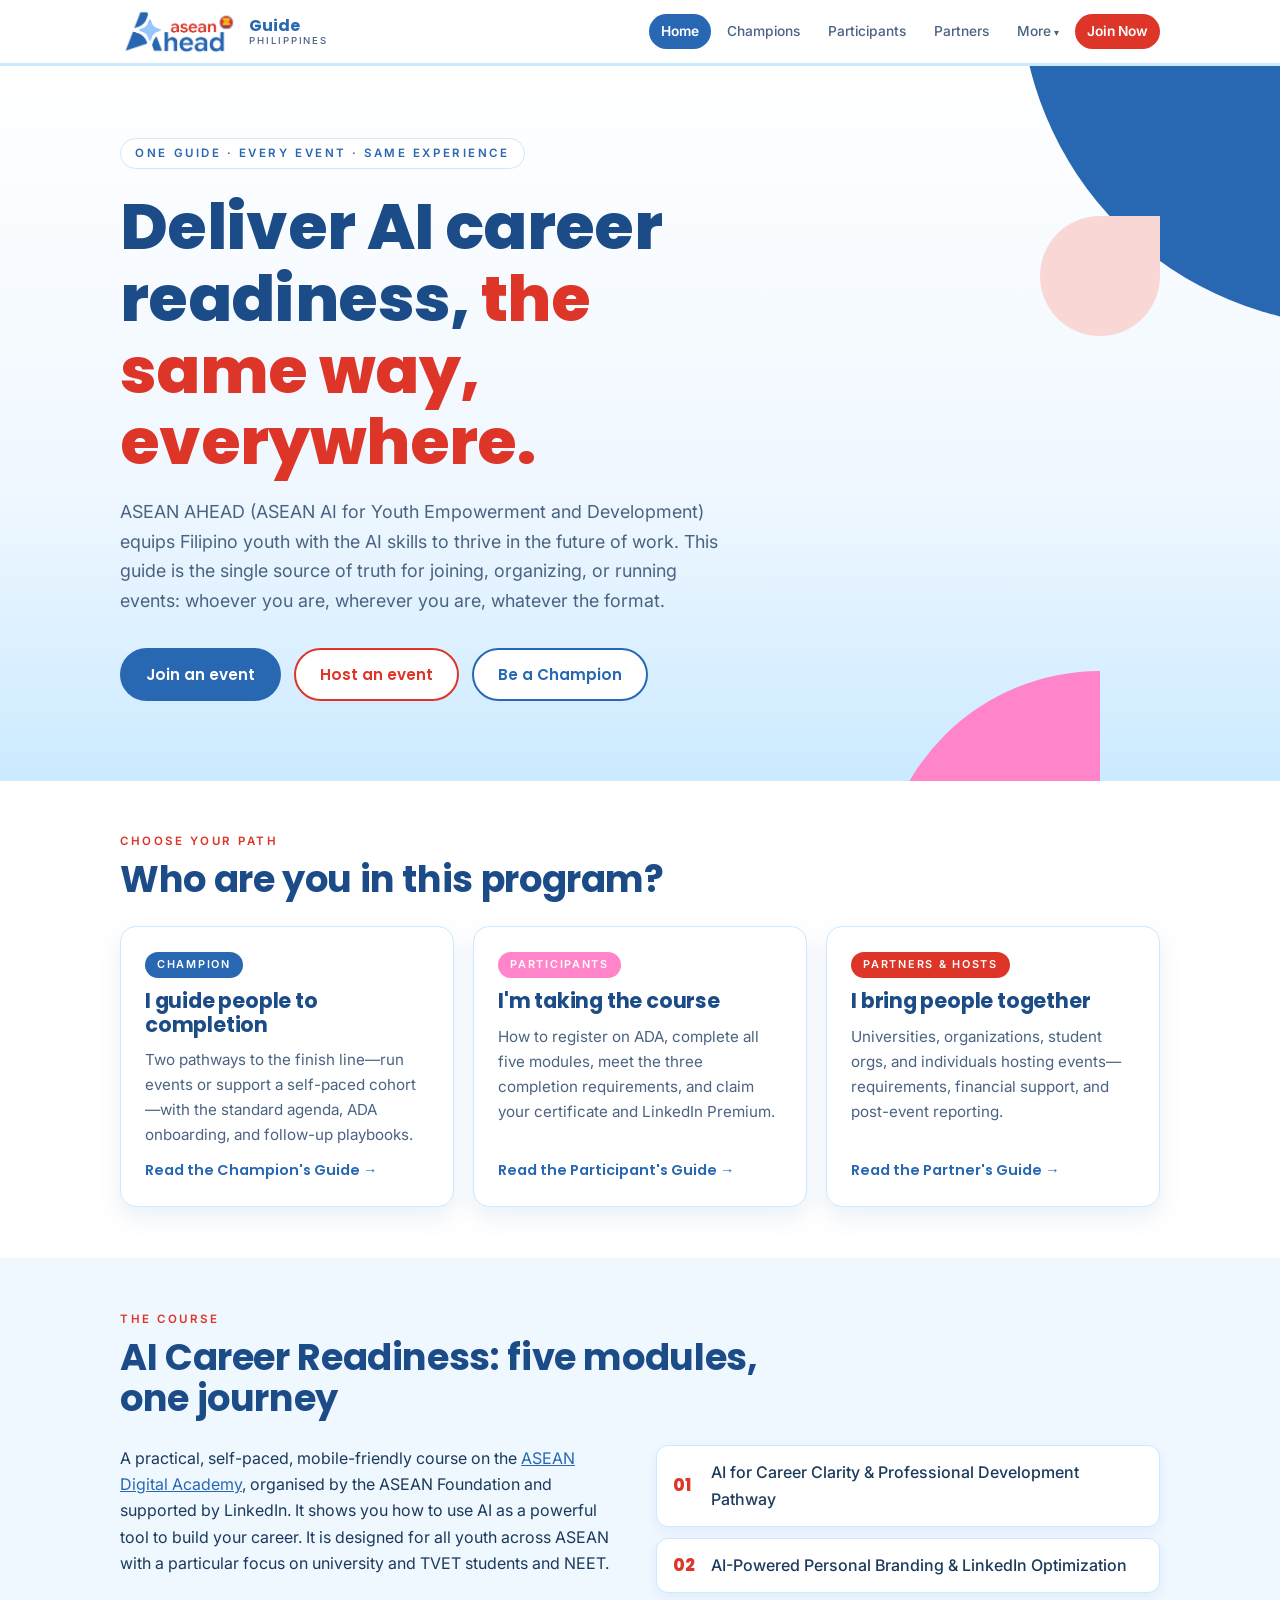
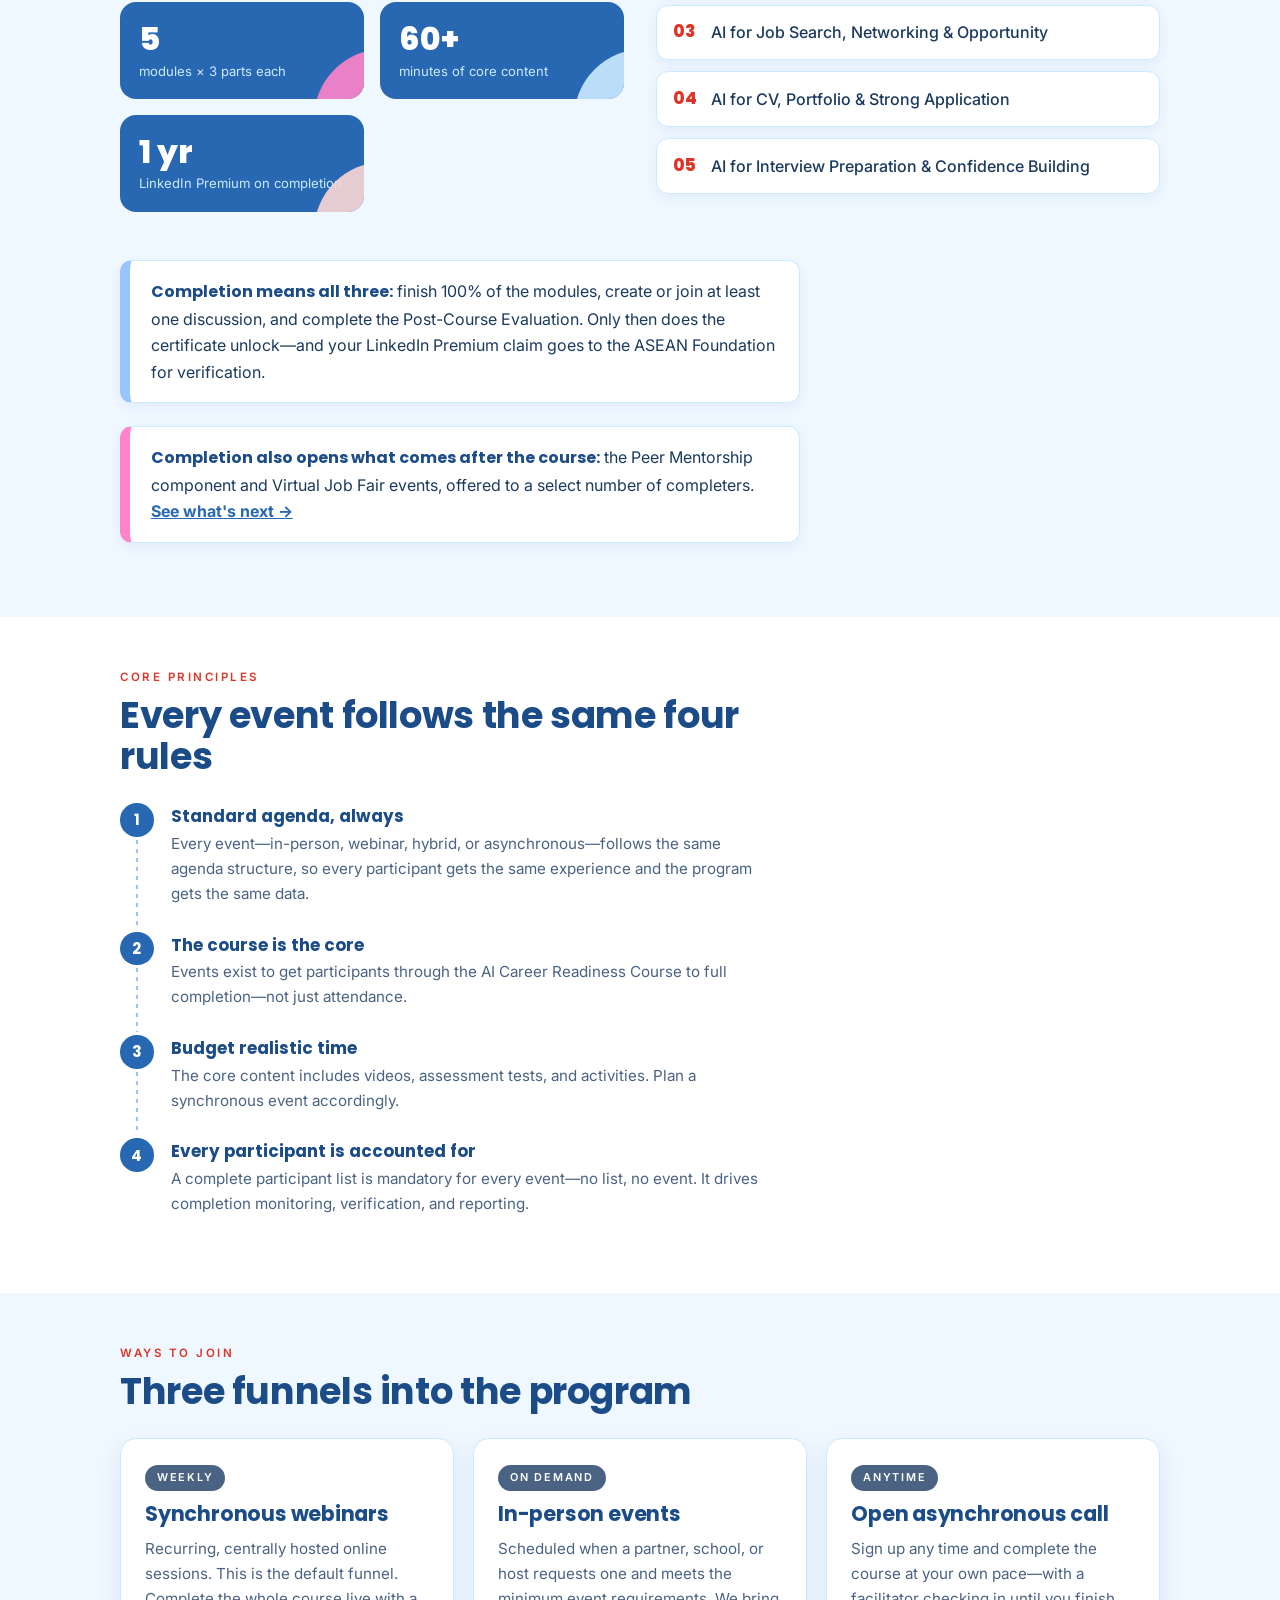
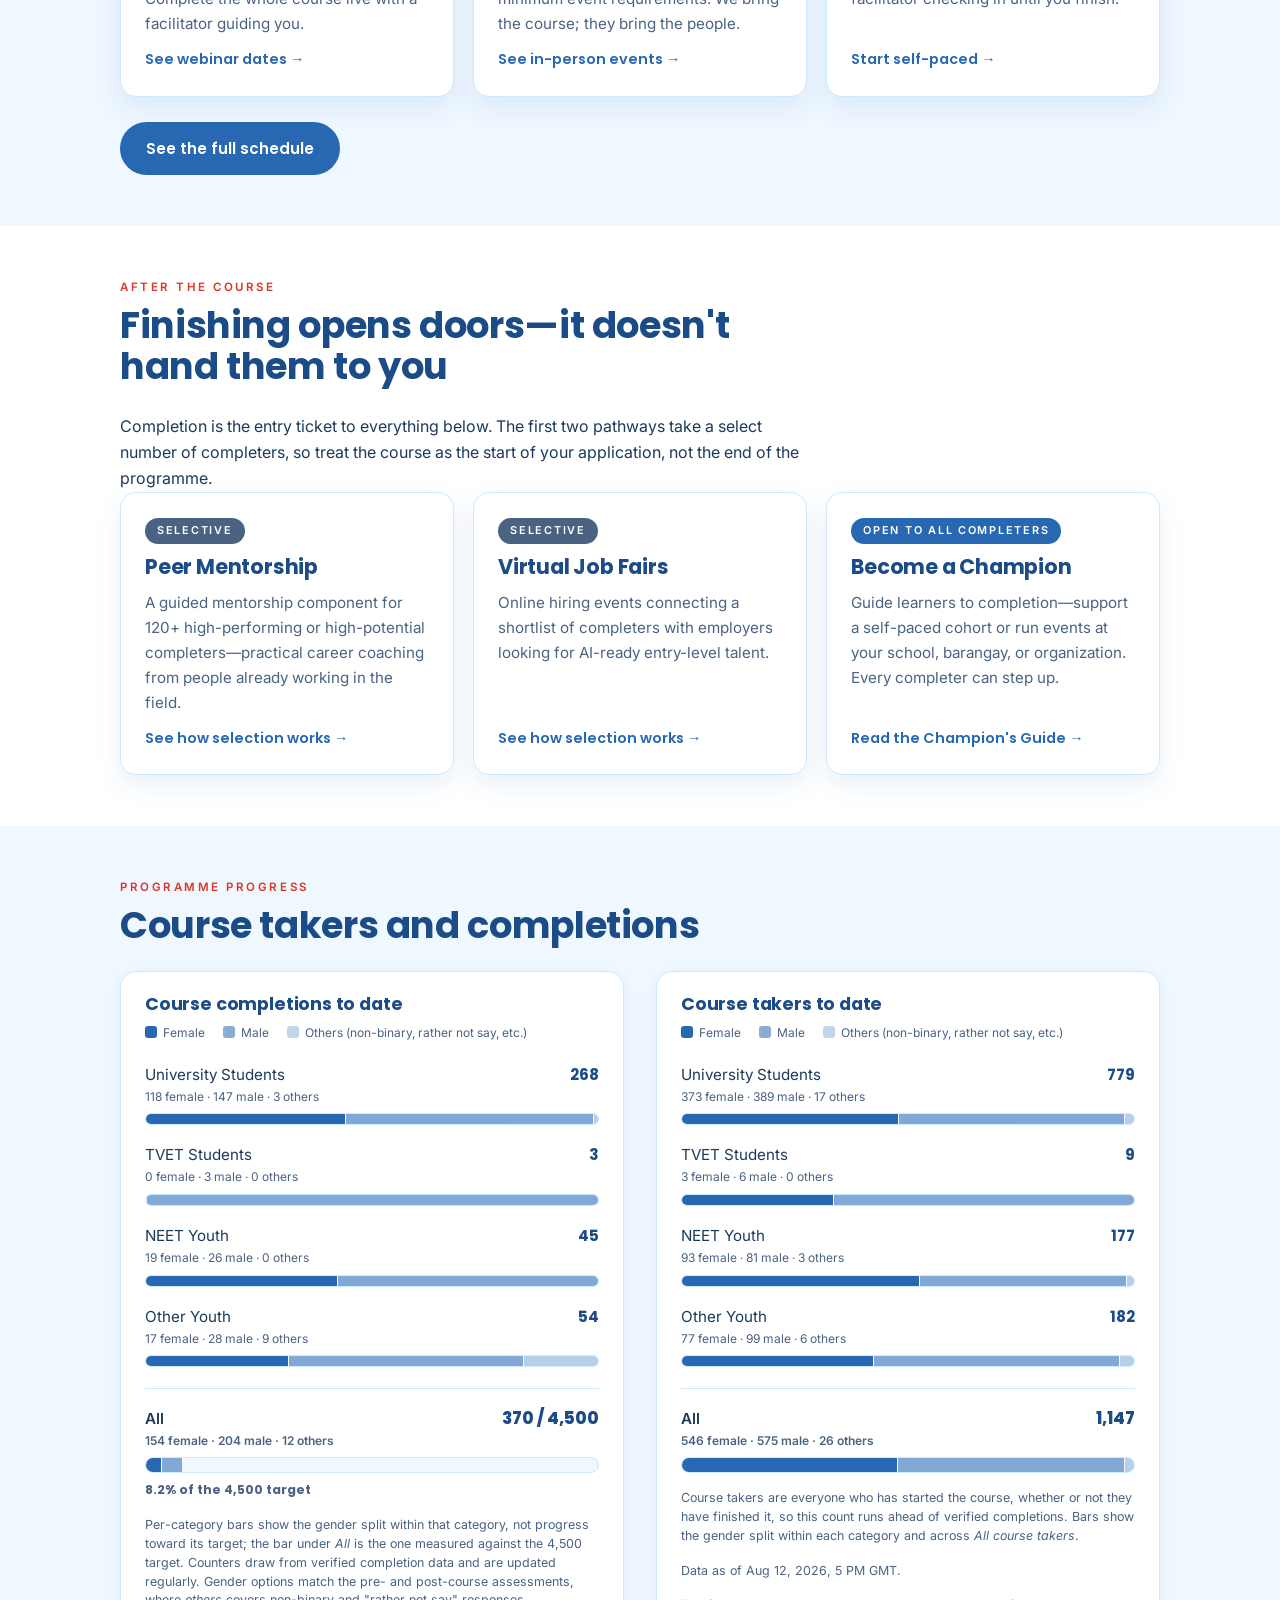
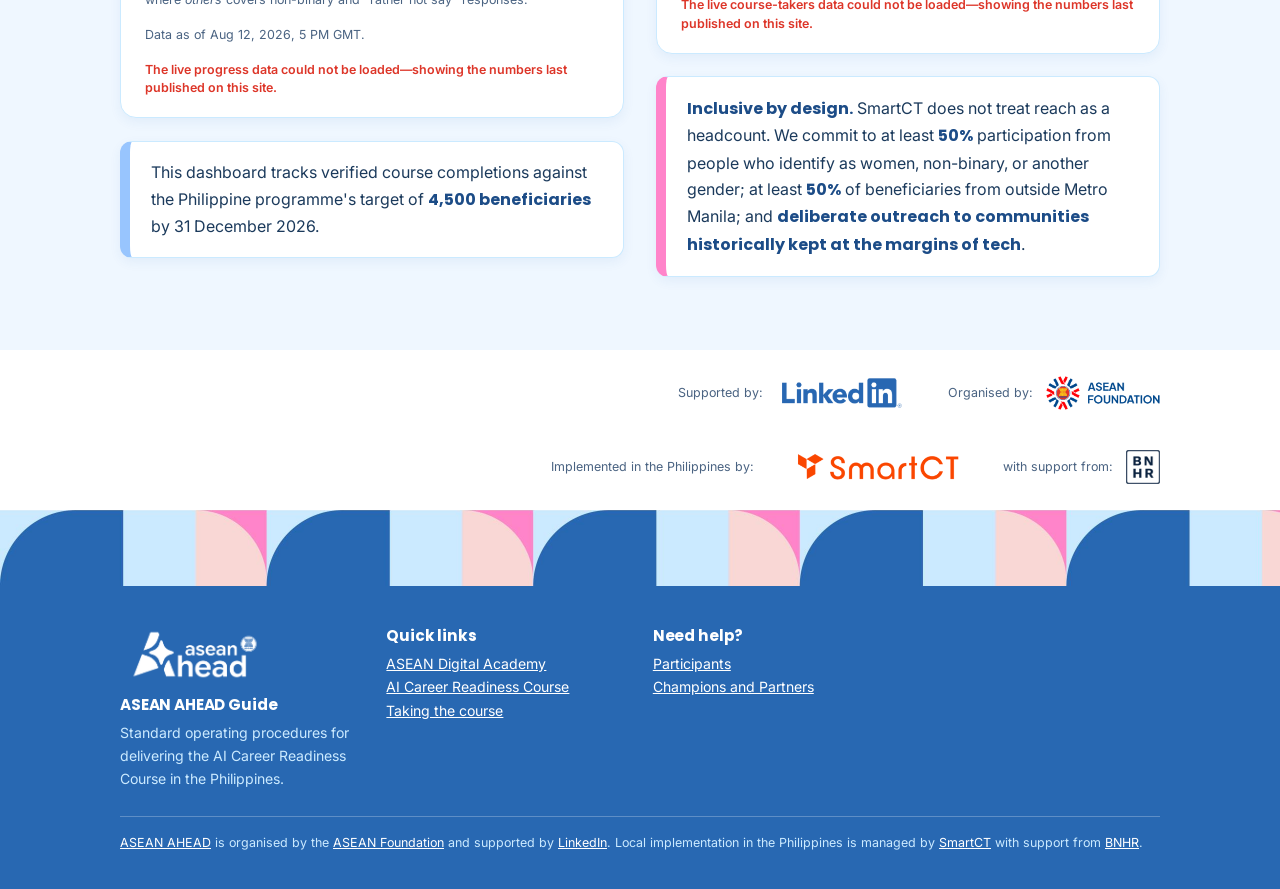
<file: index.html>
<!DOCTYPE html>
<html lang="en">
<head>
<meta charset="UTF-8">
<meta name="viewport" content="width=device-width, initial-scale=1.0">
<title>ASEAN AHEAD Guide—Deliver AI Career Readiness Course</title>
<meta name="description" content="The single source of truth for joining, organizing, or delivering the ASEAN AHEAD AI Career Readiness Course in the Philippines.">
<meta property="og:type" content="website">
<meta property="og:site_name" content="ASEAN AHEAD Guide">
<meta property="og:locale" content="en_PH">
<meta property="og:title" content="ASEAN AHEAD Guide—Deliver AI Career Readiness Course">
<meta property="og:description" content="The single source of truth for joining, organizing, or delivering the ASEAN AHEAD AI Career Readiness Course in the Philippines.">
<meta property="og:url" content="https://aseanahead.bnhr.xyz/">
<meta property="og:image" content="https://aseanahead.bnhr.xyz/static/assets/img/og/og-index.png">
<meta property="og:image:width" content="1200">
<meta property="og:image:height" content="630">
<meta property="og:image:alt" content="ASEAN AHEAD card: AI career readiness course for Filipino youth.">
<meta name="twitter:card" content="summary_large_image">
<link rel="icon" href="favicon.ico" sizes="48x48 32x32 16x16">
<link rel="apple-touch-icon" href="apple-touch-icon.png">
<link rel="stylesheet" href="static/assets/css/styles.css">
</head>
<body>

<header class="site-header">
  <div class="wrap">
    <a class="brand" href="index.html">
      <img class="brand-logo" src="static/assets/img/logo-asean-ahead-colour.png" alt="ASEAN Ahead">
      <span class="brand-text">Guide <small>Philippines</small></span>
    </a>
    <nav class="site-nav" aria-label="Main">
      <a href="index.html" aria-current="page">Home</a>
      <a href="champions.html">Champions</a>
      <a href="participants.html">Participants</a>
      <a href="partners.html">Partners</a>
      <details class="nav-drop">
        <summary>More</summary>
        <div class="nav-drop-menu">
          <a href="resources.html">Resources</a>
          <a href="faq.html">FAQ</a>
          <a href="stories.html">Stories</a>
          <a href="resources.html#contacts">Contacts</a>
        </div>
      </details>
      <a class="nav-cta" href="join.html">Join Now</a>
    </nav>
  </div>
</header>

<section class="hero">
  <span class="geo-coral"></span>
  <div class="wrap">
    <span class="kicker">One guide · Every event · Same experience</span>
    <h1>Deliver AI career readiness, <em>the same way, everywhere.</em></h1>
    <p class="lede">
      ASEAN AHEAD (ASEAN AI for Youth Empowerment and Development) equips Filipino
      youth with the AI skills to thrive in the future of work. This guide is the
      single source of truth for joining, organizing, or running events: whoever you are,
      wherever you are, whatever the format.
    </p>
    <div class="btn-row">
      <a class="btn btn-primary" href="participants.html" data-tooltip="See how to register, complete the course, and claim your certificate and LinkedIn Premium.">Join an event</a>
      <a class="btn btn-ghost-1" href="partners.html" data-tooltip="Bring ASEAN AHEAD to your school, organization, or community.">Host an event</a>
      <a class="btn btn-ghost-2" href="champions.html" data-tooltip="Be an AHEAD Champion to guide and empower others.">Be a Champion</a>
    </div>
  </div>
</section>

<main>

<section>
  <div class="wrap">
    <p class="section-label" id="choose-your-path">Choose your path</p>
    <h2 class="section-title">Who are you in this program?</h2>
    <div class="card-grid">
      <a class="card" href="champions.html">
        <span class="chip chip-facilitators">Champion</span>
        <h3>I guide people to completion</h3>
        <p>Two pathways to the finish line—run events or support a self-paced
           cohort—with the standard agenda, ADA onboarding, and follow-up playbooks.</p>
        <span class="card-cta">Read the Champion's Guide →</span>
      </a>
      <a class="card" href="participants.html">
        <span class="chip chip-participants">Participants</span>
        <h3>I'm taking the course</h3>
        <p>How to register on ADA, complete all five modules, meet the three
           completion requirements, and claim your certificate and LinkedIn Premium.</p>
        <span class="card-cta">Read the Participant's Guide →</span>
      </a>
      <a class="card" href="partners.html">
        <span class="chip chip-partners">Partners &amp; Hosts</span>
        <h3>I bring people together</h3>
        <p>Universities, organizations, student orgs, and individuals hosting
           events—requirements, financial support, and post-event reporting.</p>
        <span class="card-cta">Read the Partner's Guide →</span>
      </a>
    </div>
  </div>
</section>

<section>
  <div class="wrap">
    <p class="section-label" id="the-course">The course</p>
    <h2 class="section-title">AI Career Readiness: five modules, one journey</h2>
    <div class="two-col">
      <div>
        <div class="prose">
          <p>
            A practical, self-paced, mobile-friendly course on the
            <a href="https://ada.aseanfoundation.org/course-detail/ai-career-readiness">ASEAN Digital Academy</a>, organised by the ASEAN Foundation and supported by LinkedIn. It shows you
            how to use AI as a powerful tool to build your career. It is designed for all youth across ASEAN with a particular focus on university and TVET students and NEET.
          </p>
        </div>
        <div class="stat-row">
          <div class="stat"><span class="num">5</span><span class="lbl">modules × 3 parts each</span></div>
          <div class="stat"><span class="num">60+</span><span class="lbl">minutes of core content</span></div>
          <div class="stat"><span class="num">1 yr</span><span class="lbl">LinkedIn Premium on completion</span></div>
        </div>
      </div>
      <ol class="module-list">
        <li>AI for Career Clarity &amp; Professional Development Pathway</li>
        <li>AI-Powered Personal Branding &amp; LinkedIn Optimization</li>
        <li>AI for Job Search, Networking &amp; Opportunity</li>
        <li>AI for CV, Portfolio &amp; Strong Application</li>
        <li>AI for Interview Preparation &amp; Confidence Building</li>
      </ol>
    </div>
    <div class="callout gold">
      <strong>Completion means all three:</strong> finish 100% of the modules,
      create or join at least one discussion, and complete the Post-Course
      Evaluation. Only then does the certificate unlock—and your LinkedIn
      Premium claim goes to the ASEAN Foundation for verification.
    </div>
    <div class="callout teal">
      <strong>Completion also opens what comes after the course:</strong> the Peer Mentorship
      component and Virtual Job Fair events, offered to a select number of
      completers. <b><a href="participants.html#after-the-course">See what's next →</a></b></p>
    </div>
  </div>
</section>

<section>
  <div class="wrap">
    <p class="section-label" id="core-principles">Core principles</p>
    <h2 class="section-title">Every event follows the same four rules</h2>
    <ol class="steps">
      <li>
        <strong>Standard agenda, always</strong>
        <p>Every event—in-person, webinar, hybrid, or asynchronous—follows the
           same agenda structure, so every participant gets the same experience and
           the program gets the same data.</p>
      </li>
      <li>
        <strong>The course is the core</strong>
        <p>Events exist to get participants through the AI Career Readiness Course
           to full completion—not just attendance.</p>
      </li>
      <li>
        <strong>Budget realistic time</strong>
        <p>The core content includes videos, assessment tests, and activities. Plan a synchronous event accordingly.</p>
      </li>
      <li>
        <strong>Every participant is accounted for</strong>
        <p>A complete participant list is mandatory for every event—no list, no
           event. It drives completion monitoring, verification, and reporting.</p>
      </li>
    </ol>
  </div>
</section>

<section>
  <div class="wrap">
    <p class="section-label" id="ways-to-join">Ways to join</p>
    <h2 class="section-title">Three funnels into the program</h2>
    <div class="card-grid">
      <a class="card" href="join.html#Webinar">
        <span class="chip chip-neutral">Weekly</span>
        <h3>Synchronous webinars</h3>
        <p>Recurring, centrally hosted online sessions. This is the default funnel.
           Complete the whole course live with a facilitator guiding you.</p>
        <span class="card-cta">See webinar dates →</span>
      </a>
      <a class="card" href="join.html#In-person">
        <span class="chip chip-neutral">On demand</span>
        <h3>In-person events</h3>
        <p>Scheduled when a partner, school, or host requests one and meets the
           minimum event requirements. We bring the course; they bring the people.</p>
        <span class="card-cta">See in-person events →</span>
      </a>
      <a class="card" href="join.html#Self-paced">
        <span class="chip chip-neutral">Anytime</span>
        <h3>Open asynchronous call</h3>
        <p>Sign up any time and complete the course at your own pace—with a
           facilitator checking in until you finish.</p>
        <span class="card-cta">Start self-paced →</span>
      </a>
    </div>
    <div class="btn-row" style="margin-top:1.6rem">
      <a class="btn btn-primary" href="join.html">See the full schedule</a>
    </div>
  </div>
</section>

<section>
  <div class="wrap">
    <p class="section-label" id="after-the-course">After the course</p>
    <h2 class="section-title">Finishing opens doors—it doesn't hand them to you</h2>
    <div class="prose">
      <p>
        Completion is the entry ticket to everything below. The first two
        pathways take a select number of completers, so treat the course as the
        start of your application, not the end of the programme.
      </p>
    </div>
    <div class="card-grid">
      <a class="card" href="participants.html#after-the-course">
        <span class="chip chip-neutral">Selective</span>
        <h3>Peer Mentorship</h3>
        <p>A guided mentorship component for 120+ high-performing or
           high-potential completers—practical career coaching from people
           already working in the field.</p>
        <span class="card-cta">See how selection works →</span>
      </a>
      <a class="card" href="participants.html#after-the-course">
        <span class="chip chip-neutral">Selective</span>
        <h3>Virtual Job Fairs</h3>
        <p>Online hiring events connecting a shortlist of completers with
           employers looking for AI-ready entry-level talent.</p>
        <span class="card-cta">See how selection works →</span>
      </a>
      <a class="card" href="champions.html">
        <span class="chip chip-facilitators">Open to all completers</span>
        <h3>Become a Champion</h3>
        <p>Guide learners to completion—support a self-paced cohort or run
           events at your school, barangay, or organization. Every completer
           can step up.</p>
        <span class="card-cta">Read the Champion's Guide →</span>
      </a>
    </div>
  </div>
</section>

<section>
  <div class="wrap">
    <p class="section-label" id="progress">Programme progress</p>
    <h2 class="section-title">Course takers and completions</h2>
    <div class="two-col">
      <div>
        <div class="progress-panel">
          <h3>Course completions to date</h3>
          <p class="progress-legend" aria-hidden="true">
            <span class="key g-female"></span> Female
            <span class="key g-male"></span> Male
            <span class="key g-others"></span> Others (non-binary, rather not say, etc.)
          </p>
          <div id="progress-list"></div>
          <div class="progress-total" id="progress-total"></div>
          <p class="progress-fine">
            Per-category bars show the gender split within that category, not
            progress toward its target; the bar under <em>All</em> is the one
            measured against the 4,500 target.
            Counters draw from verified completion data and are updated
            regularly. Gender options match the pre- and post-course assessments, where
            <em>others</em> covers non-binary and "rather not say" responses.
          </p>
          <p class="progress-fine" id="progress-asof" hidden></p>
          <p class="progress-fine err" id="progress-error" hidden></p>
        </div>
        <div class="callout gold">
          This dashboard tracks verified course completions against the
          Philippine programme's target of <strong>4,500 beneficiaries</strong>
          by 31 December 2026.
        </div>
      </div>
      <div>
        <div class="progress-panel">
          <h3>Course takers to date</h3>
          <p class="progress-legend" aria-hidden="true">
            <span class="key g-female"></span> Female
            <span class="key g-male"></span> Male
            <span class="key g-others"></span> Others (non-binary, rather not say, etc.)
          </p>
          <div id="reach-list"></div>
          <div class="progress-total" id="reach-total"></div>
          <p class="progress-fine">
            Course takers are everyone who has started the course, whether or
            not they have finished it, so this count runs ahead of verified
            completions. Bars show the gender split within each category and
            across <em>All course takers</em>.
          </p>
          <p class="progress-fine" id="reach-asof" hidden></p>
          <p class="progress-fine err" id="reach-error" hidden></p>
        </div>
        <div class="callout teal">
          <strong>Inclusive by design.</strong> SmartCT does not treat reach as a
          headcount. We commit to at least <strong>50%</strong> participation
          from people who identify as women, non-binary, or another gender; at
          least <strong>50%</strong> of beneficiaries from outside Metro Manila;
          and <strong>deliberate outreach to communities historically kept at the
          margins of tech</strong>.
        </div>
      </div>
    </div>
  </div>
</section>

</main>

<div class="partner-bar">
  <div class="wrap">
    <span class="pb-group"><small>Supported by:</small>
      <img src="static/assets/img/logo-linkedin.png" alt="LinkedIn"></span>
    <span class="pb-group"><small>Organised by:</small>
      <img src="static/assets/img/logo-asean-foundation-colour.png" alt="ASEAN Foundation"></span>
    <span class="pb-group"><small>Implemented in the Philippines by:</small>
      <a href="https://smartct.org/" target="_blank" rel="noopener">
        <img src="static/assets/img/logo-smartct.png" alt="SmartCT"></a>
    <span class="pb-group"><small>with support from:</small>
      <a href="https://fb.com/bnhr.xyz" target="_blank" rel="noopener">
        <img src="static/assets/img/logo-bnhr.png" alt="BNHR"></a></span>
  </div>
</div>

<div class="geo-band" role="presentation"></div>

<footer class="site-footer">
  <div class="wrap">
    <div>
      <img class="footer-logo" src="static/assets/img/logo-asean-ahead-white.png" alt="">
      <h4>ASEAN AHEAD Guide</h4>
      <p>Standard operating procedures for delivering the AI Career Readiness
         Course in the Philippines.</p>
    </div>
    <div>
      <h4>Quick links</h4>
      <p>
        <a href="https://ada.aseanfoundation.org/">ASEAN Digital Academy</a><br>
        <a href="https://ada.aseanfoundation.org/course-detail/ai-career-readiness">AI Career Readiness Course</a><br>
        <a href="participants.html#getting-started">Taking the course</a>
      </p>
    </div>
    <div>
      <h4>Need help?</h4>
      <p>
        <a href="faq.html">Participants</a><br>
        <a href="resources.html#contacts">Champions and Partners</a>
      </p>
    </div>
    <p class="fine">
      <a href="https://ada.aseanfoundation.org/asean-ahead" target="_blank" rel="noopener">ASEAN AHEAD</a>
      is organised by the
      <a href="https://www.aseanfoundation.org/" target="_blank" rel="noopener">ASEAN Foundation</a>
      and supported by
      <a href="https://www.linkedin.com/" target="_blank" rel="noopener">LinkedIn</a>.
      Local implementation in the Philippines is managed by
      <a href="https://smartct.org/" target="_blank" rel="noopener">SmartCT</a>
      with support from
      <a href="https://fb.com/bnhr.xyz" target="_blank" rel="noopener">BNHR</a>.
    </p>
  </div>
</footer>

<script src="static/assets/js/progress.js"></script>
<script src="static/assets/js/progress-reach.js"></script>
<script>
(() => {
  const GENDERS = ['female', 'male', 'others'];   // as collected in the assessments

  // Each panel is the same machinery over a different CSV shape. `target` is
  // a page-level constant, not a CSV column: present means the panel measures
  // progress toward that committed number; absent means it only reports
  // composition, so no target maths ever runs.
  const PANELS = [
    {
      columns: ['category', 'female', 'male', 'others'],
      target: 4500,   // committed Philippine programme target—keep the prose in this section in step
      listId: 'progress-list', totalId: 'progress-total',
      errorId: 'progress-error', asofId: 'progress-asof',
      noun: 'trained',
      localName: 'progress.js',
      source: () => window.PROGRESS_SOURCE, dataUrl: () => window.PROGRESS_DATA_URL,
      localCsv: () => window.PROGRESS_CSV, updated: () => window.PROGRESS_UPDATED,
      repoLabel: 'the progress data',
    },
    {
      columns: ['category', 'female', 'male', 'others'],
      listId: 'reach-list', totalId: 'reach-total',
      errorId: 'reach-error', asofId: 'reach-asof',
      noun: 'course takers',
      localName: 'progress-reach.js',
      source: () => window.REACH_SOURCE, dataUrl: () => window.REACH_DATA_URL,
      localCsv: () => window.REACH_CSV, updated: () => window.REACH_UPDATED,
      repoLabel: 'the course-takers data',
    },
  ];

  // Minimal CSV parser with quoted-field support.
  function parseCSV(text) {
    const rows = [[]];
    let field = '', inQuotes = false;
    for (let i = 0; i < text.length; i++) {
      const c = text[i];
      if (inQuotes) {
        if (c === '"' && text[i + 1] === '"') { field += '"'; i++; }
        else if (c === '"') inQuotes = false;
        else field += c;
      } else if (c === '"') inQuotes = true;
      else if (c === ',') { rows.at(-1).push(field); field = ''; }
      else if (c === '\n') { rows.at(-1).push(field); field = ''; rows.push([]); }
      else if (c !== '\r') field += c;
    }
    rows.at(-1).push(field);
    return rows.filter(r => r.length > 1 || r[0].trim() !== '');
  }

  // A record either becomes a fully valid row or is rejected whole—a partial
  // row would understate progress without anyone noticing.
  // `at` maps each needed column name to its position in this CSV's header.
  function toRow(record, at, width, lineNo, columns) {
    if (record.length !== width)
      return { err: `line ${lineNo}: expected ${width} columns, got ${record.length}` };
    const r = Object.fromEntries(columns.map(k => [k, record[at[k]].trim()]));
    if (!r.category) return { err: `line ${lineNo}: missing category` };
    for (const k of columns.filter(c => c !== 'category')) {
      if (!/^\d+$/.test(r[k])) return { err: `line ${lineNo}: ${k} must be a whole number, got "${r[k]}"` };
      r[k] = Number(r[k]);
    }
    return { row: r };
  }

  function build(csvText, columns) {
    const [header = [], ...records] = parseCSV(csvText ?? '');
    const names = header.map(h => h.trim().toLowerCase());
    const missing = columns.filter(c => !names.includes(c));
    if (missing.length)
      return { rows: [], errors: [`the header row is missing the ${missing.join(', ')} column${missing.length === 1 ? '' : 's'}`] };
    const at = Object.fromEntries(columns.map(c => [c, names.indexOf(c)]));
    const parsed = records.map((r, i) => toRow(r, at, header.length, i + 2, columns));
    return {
      rows: parsed.filter(p => p.row).map(p => p.row),
      errors: parsed.filter(p => p.err).map(p => p.err),
    };
  }

  const esc = s => String(s).replace(/[&<>"']/g,
    c => ({'&':'&amp;','<':'&lt;','>':'&gt;','"':'&quot;',"'":'&#39;'}[c]));
  const fmt = n => n.toLocaleString('en-PH');
  const pct = (n, of) => Math.min(100, (n / of) * 100);

  const sum = r => GENDERS.reduce((s, g) => s + r[g], 0);

  // Two different bars, deliberately. A per-category bar shows the gender
  // *composition* of that category and always fills the track, because early in
  // the programme a bar scaled to target is a sliver that reads as "nothing
  // here". The single bar under the total is the real progress bar.
  const segments = (r, of) =>
    GENDERS.map(g => `<span class="g-${g}" style="width:${pct(r[g], of)}%"></span>`).join('');

  const breakdown = r => GENDERS.map(g => `${fmt(r[g])} ${g}`).join(', ');

  function render(panel, rows, errors, sourceName, note) {
    document.getElementById(panel.listId).innerHTML = rows.map(r => {
      const done = sum(r);
      return `
      <div class="progress-item">
        <div class="plabel">
          <span>${esc(r.category)}
            <small>${GENDERS.map(g => `${fmt(r[g])} ${g}`).join(' · ')}</small></span>
          <b>${fmt(done)}</b>
        </div>
        <div class="pbar${done ? '' : ' is-empty'}"
             role="img" aria-label="${done
               ? `${esc(r.category)}: ${fmt(done)} ${panel.noun}—${breakdown(r)}`
               : `${esc(r.category)}: none recorded yet`}">
          ${done ? segments(r, done) : ''}
        </div>
      </div>`;
    }).join('');

    if (rows.length) {
      const done = rows.reduce((s, r) => s + sum(r), 0);
      const all = Object.fromEntries(GENDERS.map(g => [g, rows.reduce((s, r) => s + r[g], 0)]));
      const hasTarget = panel.target !== undefined;
      const target = hasTarget ? panel.target : done;
      const share = (done / target) * 100;
      document.getElementById(panel.totalId).innerHTML = `
        <div class="plabel">
          <span>All<small>${GENDERS.map(g => `${fmt(all[g])} ${g}`).join(' · ')}</small></span>
          <b>${hasTarget ? `${fmt(done)} / ${fmt(target)}` : fmt(done)}</b>
        </div>
        <div class="pbar total${done ? '' : ' is-empty'}"
             role="img" aria-label="${hasTarget
               ? `${fmt(done)} of ${fmt(target)} beneficiaries ${panel.noun}`
               : `${fmt(done)} ${panel.noun}`}${done ? `—${breakdown(all)}` : ''}">
          ${done ? segments(all, target) : ''}
        </div>
        ${hasTarget ? `<p class="progress-pct">${share < 0.1 && done > 0 ? '<0.1' : share.toFixed(1)}%
           of the ${fmt(target)} target</p>` : ''}`;
    }

    const problems = [];
    if (note) problems.push(note);
    if (errors.length)
      problems.push(`${errors.length} row${errors.length === 1 ? '' : 's'} in ${sourceName} could not be read and ${errors.length === 1 ? 'is' : 'are'} not shown—${errors.join('; ')}.`);
    const el = document.getElementById(panel.errorId);
    el.hidden = !problems.length;
    el.textContent = problems.join(' ');
  }

  // The freshness line: date plus the hour, in the viewer's timezone. Minutes
  // are deliberately not shown—the data refreshes on a cadence, so anything
  // finer would be false precision. No stamp, no line: better silent than a
  // made-up date.
  function stampText(iso) {
    const d = new Date(iso ?? '');
    if (isNaN(d)) return '';
    const opts = { day: 'numeric', month: 'short', year: 'numeric', hour: 'numeric' };
    try { return d.toLocaleString('en-PH', { ...opts, timeZoneName: 'shortOffset' }); }
    catch { return d.toLocaleString('en-PH', { ...opts, timeZoneName: 'short' }); }
  }

  function setStamp(panel, iso) {
    const el = document.getElementById(panel.asofId);
    const text = stampText(iso);
    el.hidden = !text;
    el.textContent = text && `Data as of ${text}.`;
  }

  // meta.json (filename → UTC time that file's contents last changed) is
  // shared by every CSV in the data repo, so it is fetched once per repo and
  // its absence only costs the date line, never the numbers.
  const metaByDir = new Map();
  function metaFor(csvUrl) {
    const dir = csvUrl.slice(0, csvUrl.lastIndexOf('/') + 1);
    if (!metaByDir.has(dir))
      metaByDir.set(dir, fetch(dir + 'meta.json').then(r => r.ok ? r.json() : null).catch(() => null));
    return metaByDir.get(dir);
  }

  // An all-zero response is a serving glitch, not real data: counts never
  // regress to zero once the programme is under way. The data repo validates
  // against this before publishing, but the check is kept here as the last
  // line—zeros written deliberately into the local file still render.
  const allZero = rows => rows.length > 0 && rows.every(r => sum(r) === 0);

  // Fetch the panel's CSV from the data repo (kept at most ~20 minutes
  // behind the source sheet) and repaint. Any failure—unreachable, non-200,
  // no valid rows—throws to the caller; the numbers already on screen stay.
  async function loadRepo(panel) {
    const res = await fetch(panel.dataUrl());
    if (!res.ok) throw new Error(`HTTP ${res.status}`);
    const { rows, errors } = build(await res.text(), panel.columns);
    if (!rows.length || allZero(rows)) throw new Error('no usable data');
    render(panel, rows, errors, panel.repoLabel, '');
    const meta = await metaFor(panel.dataUrl());
    setStamp(panel, meta?.[panel.dataUrl().split('/').pop()] ?? panel.updated());
  }

  // The bundled CSV paints synchronously, so the panels are never blank; the
  // data repo's usually fresher copy then repaints over it. That async writer
  // renders only validated data and nothing renders after it, so a stale
  // source can never overwrite a fresher one.
  for (const panel of PANELS) {
    const { rows, errors } = build(panel.localCsv(), panel.columns);
    render(panel, rows, errors, panel.localName, '');
    setStamp(panel, panel.updated());
    if (panel.source() !== 'repo') continue;
    loadRepo(panel).catch(() => {
      const el = document.getElementById(panel.errorId);
      el.textContent = [el.textContent, `The live ${panel.repoLabel.replace(/^the /, '')} could not be loaded—showing the numbers last published on this site.`].filter(Boolean).join(' ');
      el.hidden = false;
    });
  }
})();
</script>

</body>
</html>
</file>
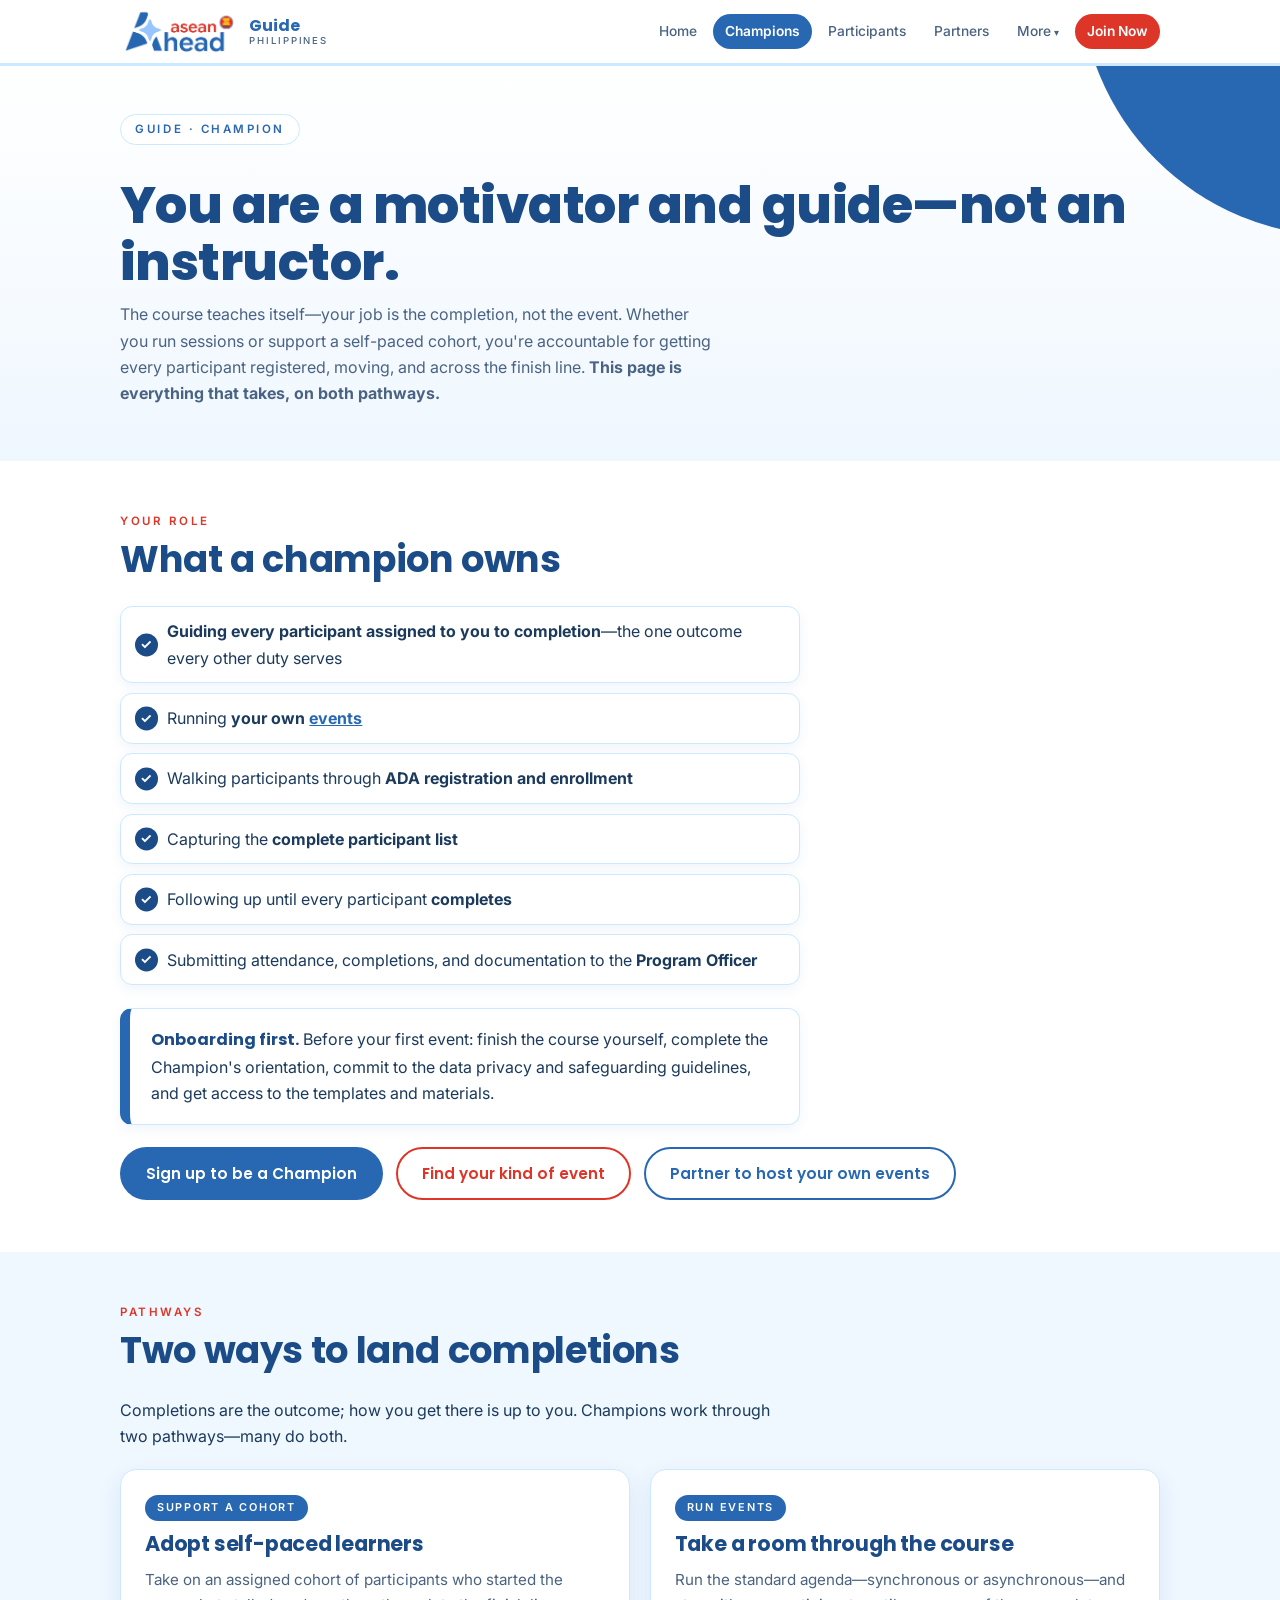
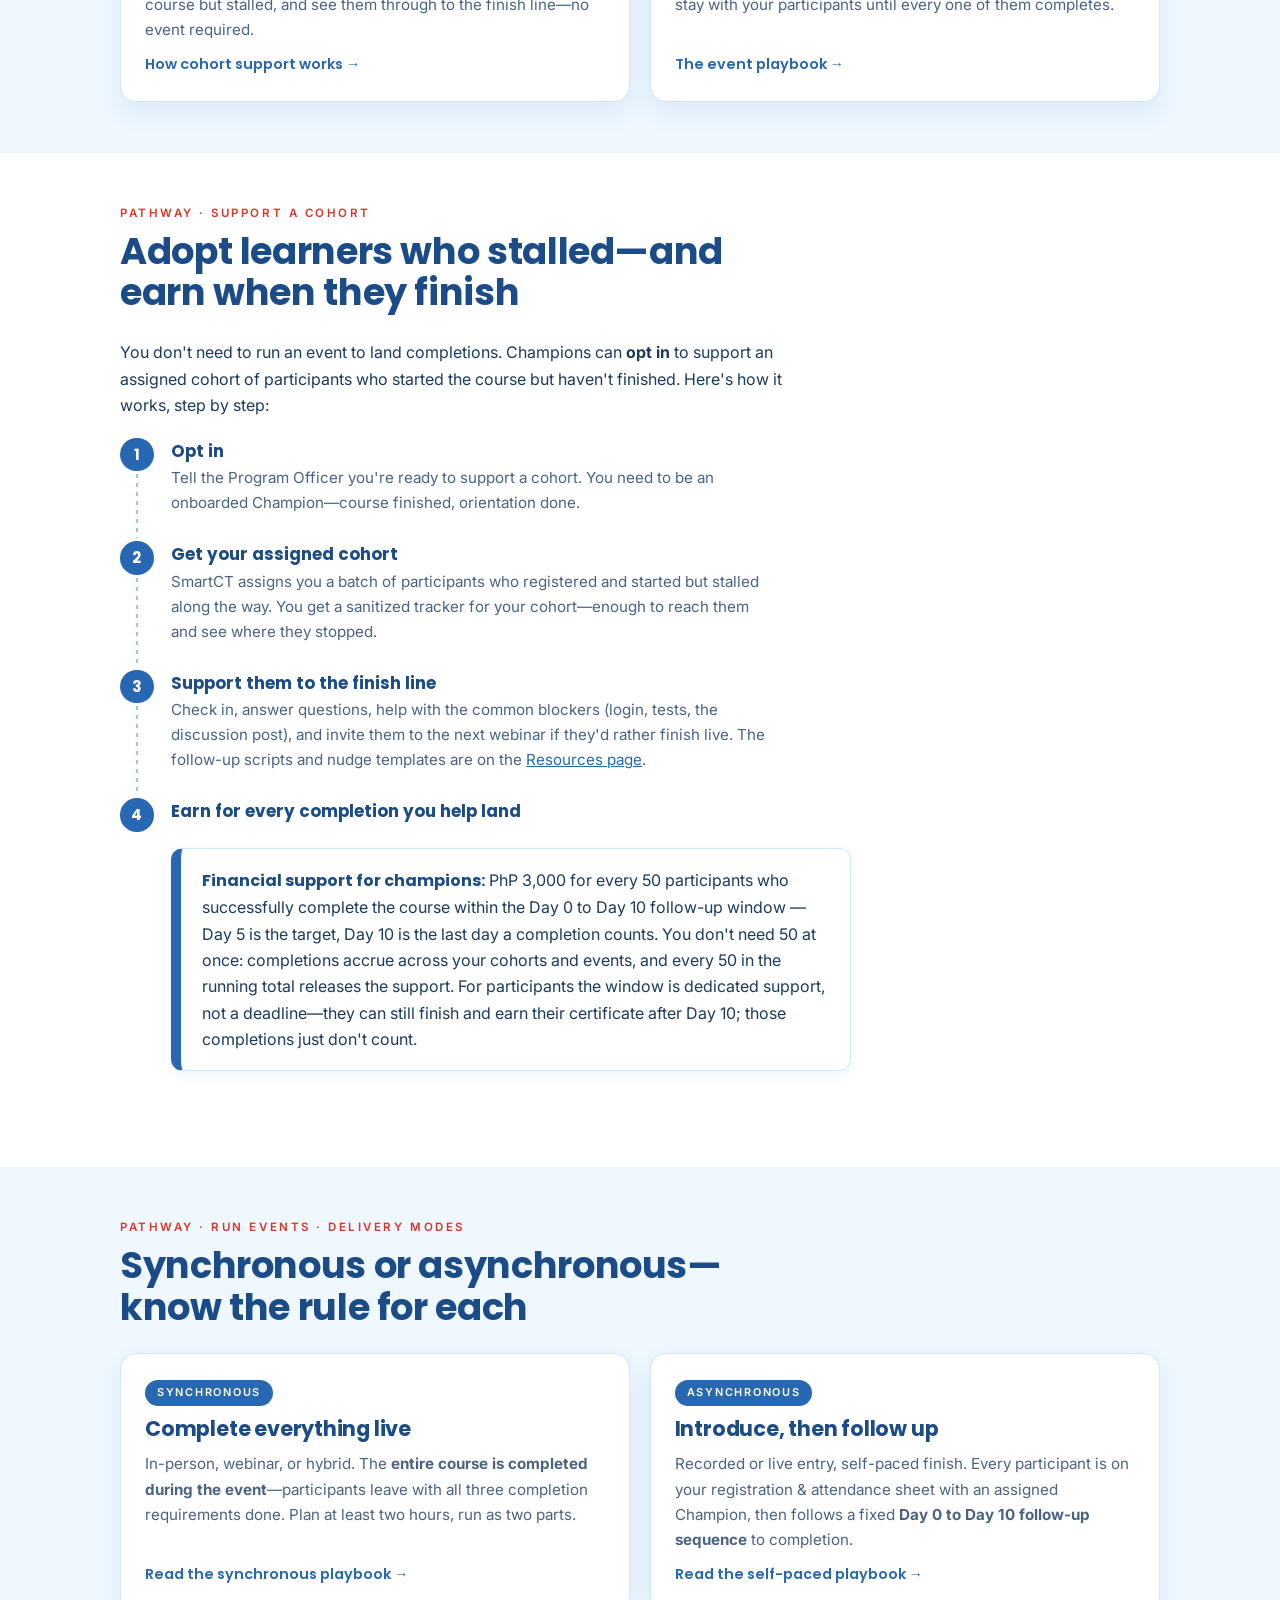
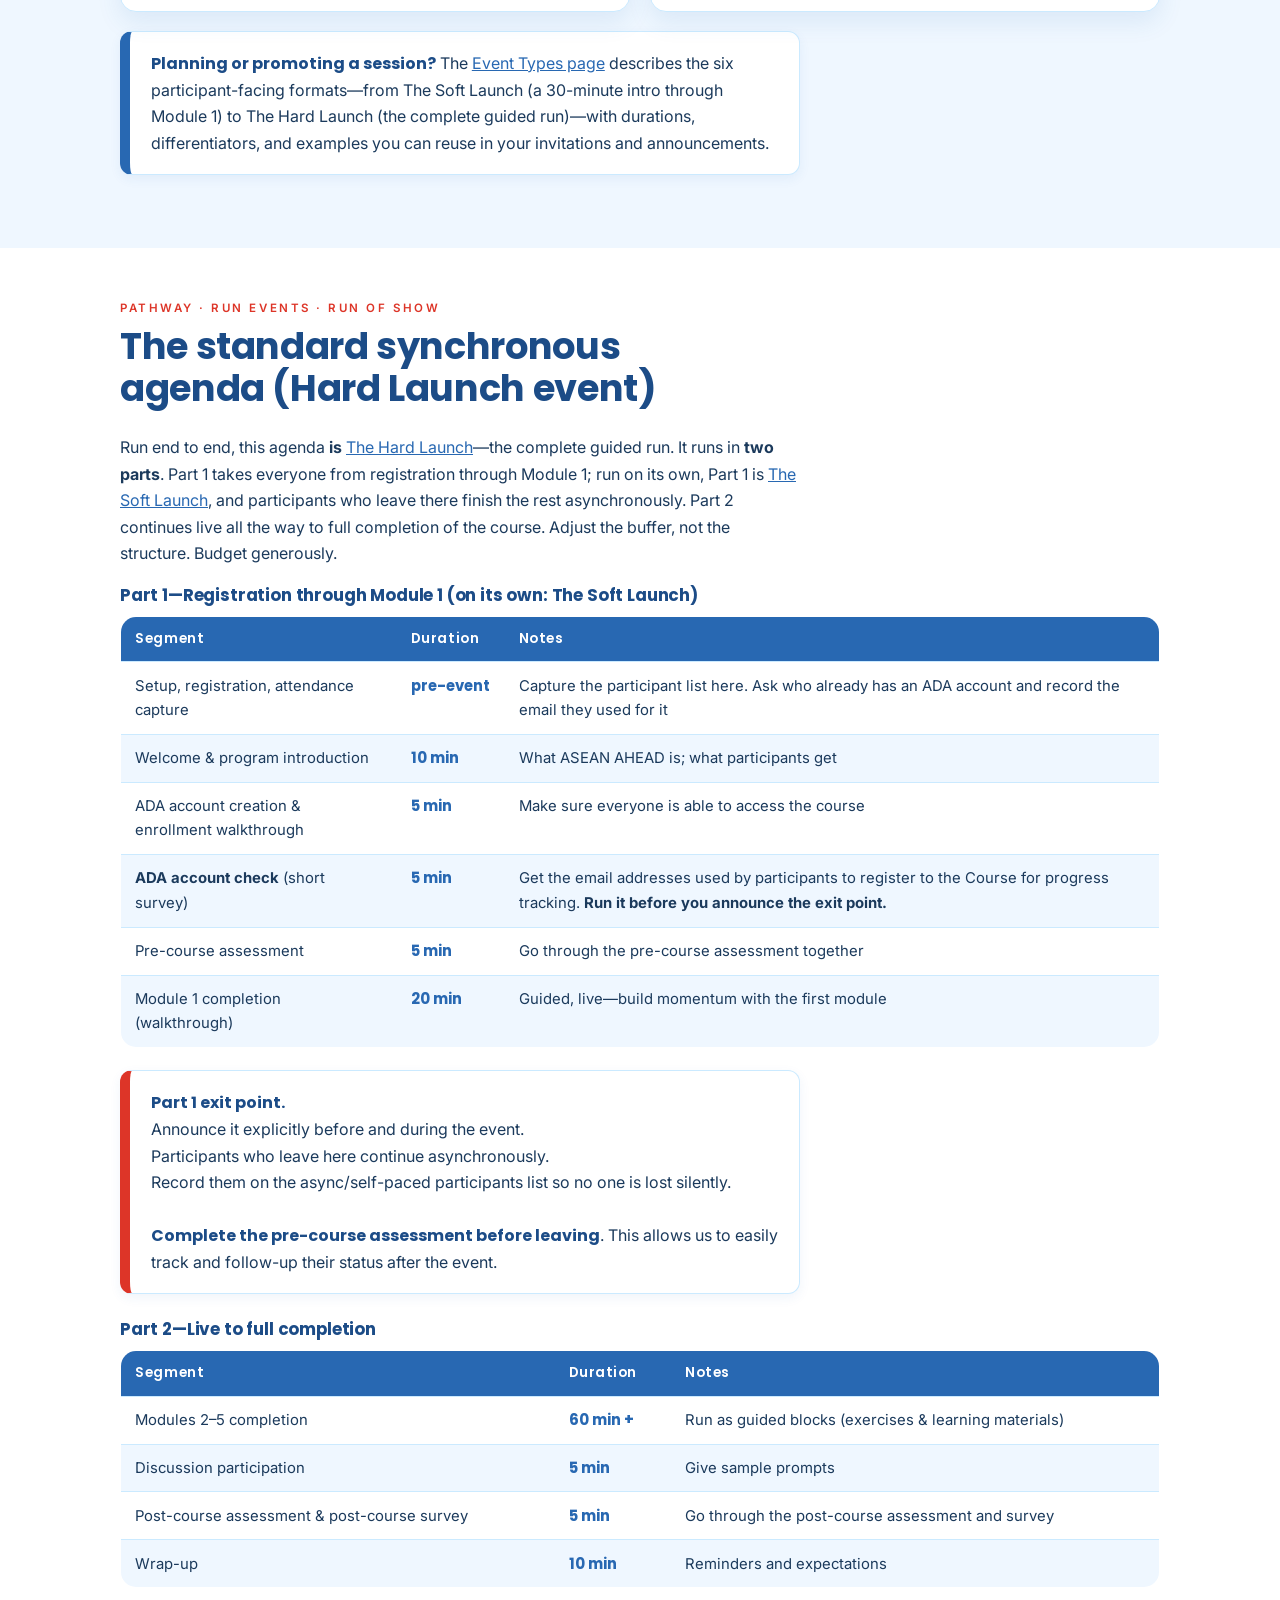
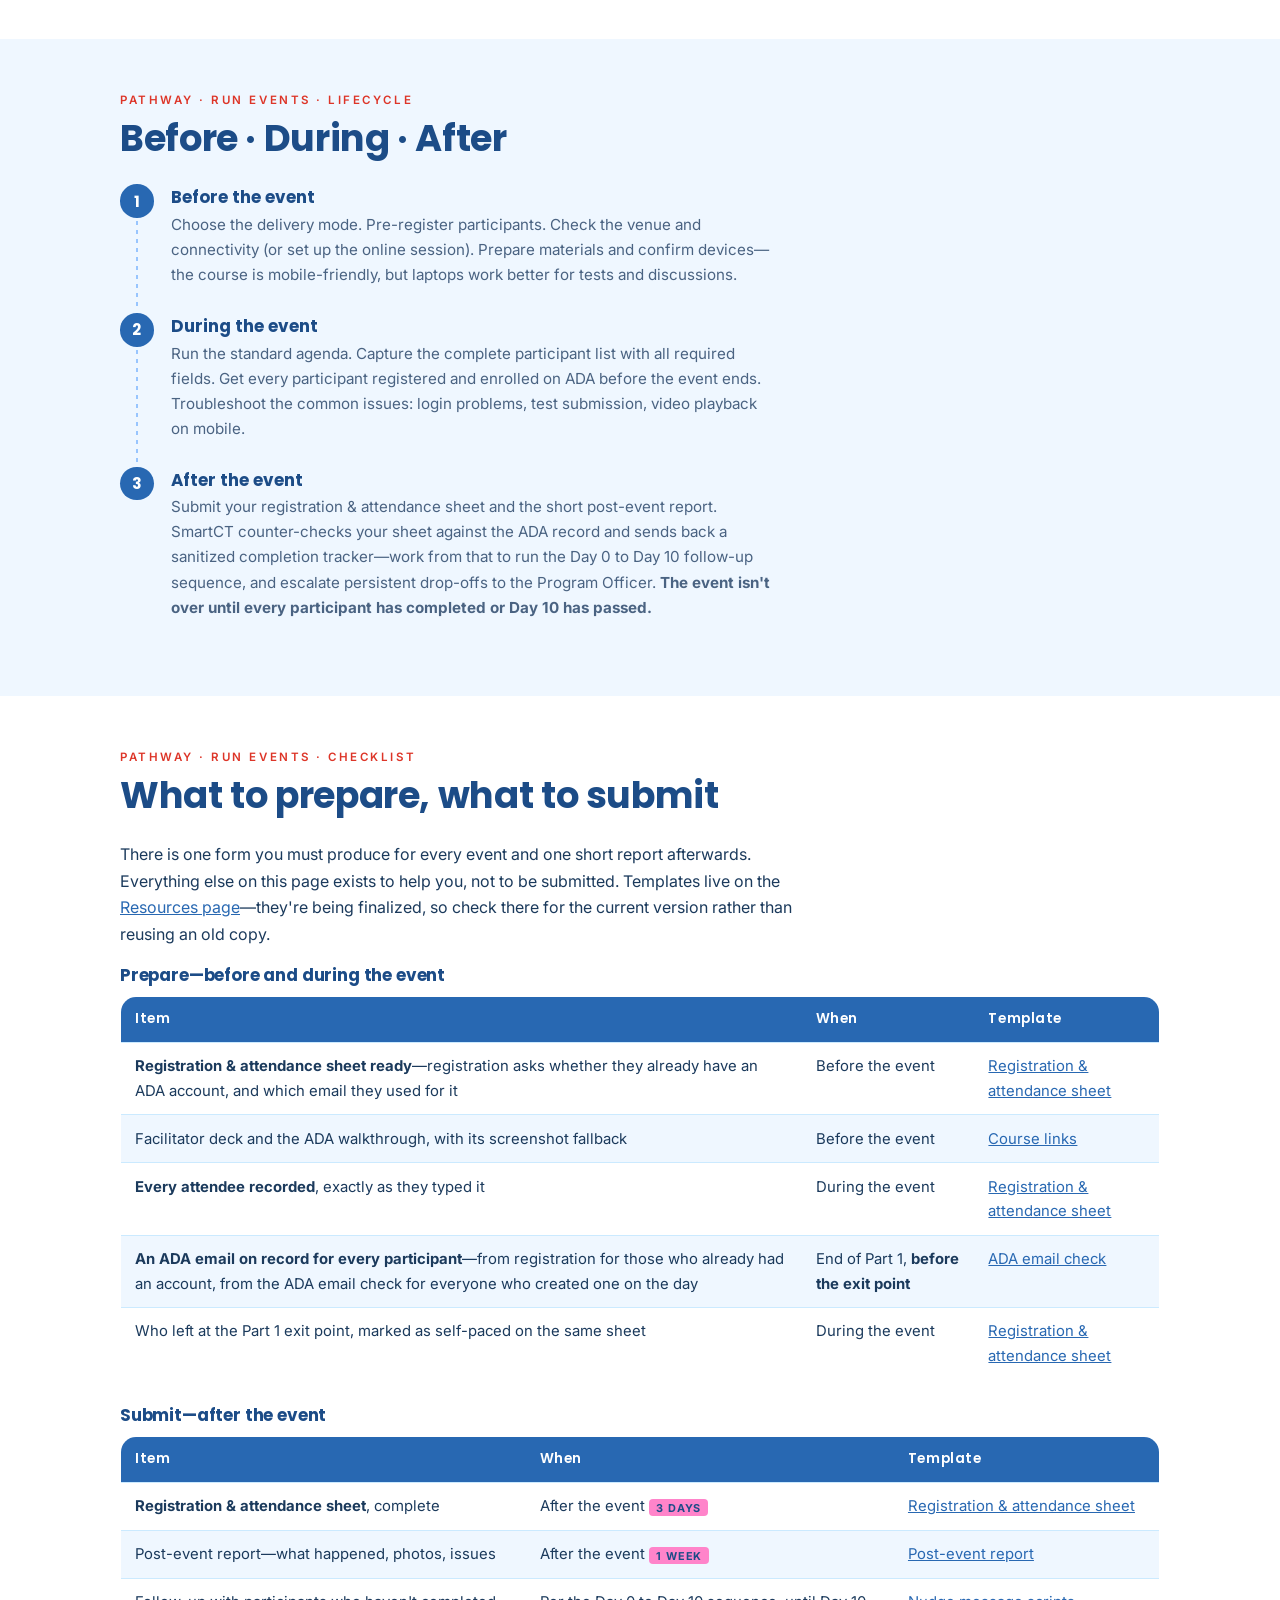
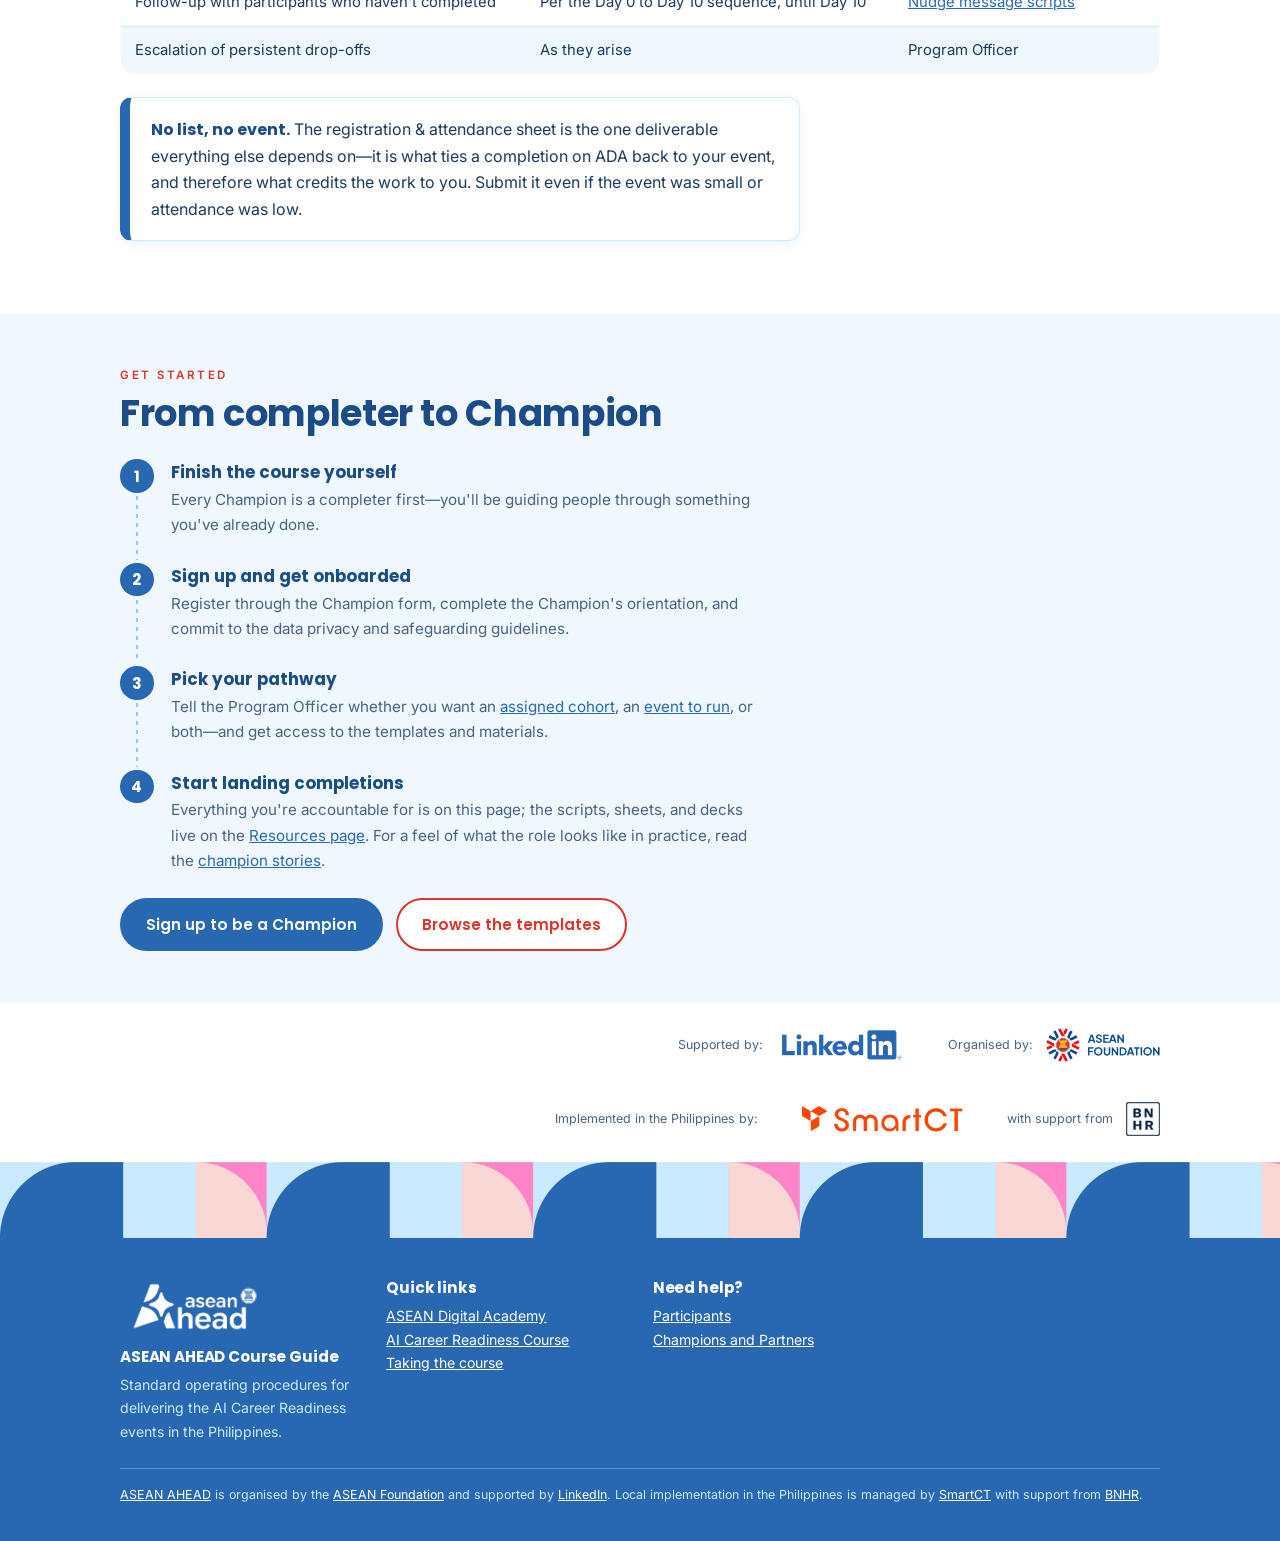
<file: champions.html>
<!DOCTYPE html>
<html lang="en">
<head>
<meta charset="UTF-8">
<meta name="viewport" content="width=device-width, initial-scale=1.0">
<title>Champions—ASEAN AHEAD Guide</title>
<meta name="description" content="The course teaches itself—your job is guiding people to completion. Run events or support a self-paced cohort; get every participant across the finish line.">
<meta property="og:type" content="website">
<meta property="og:site_name" content="ASEAN AHEAD Guide">
<meta property="og:locale" content="en_PH">
<meta property="og:title" content="Champions—ASEAN AHEAD Guide">
<meta property="og:description" content="The course teaches itself—your job is guiding people to completion. Run events or support a self-paced cohort; get every participant across the finish line.">
<meta property="og:url" content="https://aseanahead.bnhr.xyz/champions.html">
<meta property="og:image" content="https://aseanahead.bnhr.xyz/static/assets/img/og/og-champions.png">
<meta property="og:image:width" content="1200">
<meta property="og:image:height" content="630">
<meta property="og:image:alt" content="ASEAN AHEAD card: You are a motivator and guide—not an instructor.">
<meta name="twitter:card" content="summary_large_image">
<link rel="icon" href="favicon.ico" sizes="48x48 32x32 16x16">
<link rel="apple-touch-icon" href="apple-touch-icon.png">
<link rel="stylesheet" href="static/assets/css/styles.css">
</head>
<body>

<header class="site-header">
  <div class="wrap">
    <a class="brand" href="index.html">
      <img class="brand-logo" src="static/assets/img/logo-asean-ahead-colour.png" alt="ASEAN Ahead">
      <span class="brand-text">Guide <small>Philippines</small></span>
    </a>
    <nav class="site-nav" aria-label="Main">
      <a href="index.html">Home</a>
      <a href="champions.html" aria-current="page">Champions</a>
      <a href="participants.html">Participants</a>
      <a href="partners.html">Partners</a>
      <details class="nav-drop">
        <summary>More</summary>
        <div class="nav-drop-menu">
          <a href="resources.html">Resources</a>
          <a href="faq.html">FAQ</a>
          <a href="stories.html">Stories</a>
          <a href="resources.html#contacts">Contacts</a>
        </div>
      </details>
      <a class="nav-cta" href="join.html">Join Now</a>
    </nav>
  </div>
</header>

<section class="page-hero tint-facilitators">
  <div class="wrap">
    <span class="kicker">Guide · Champion</span>
    <h1>You are a motivator and guide—not an instructor.</h1>
    <p>The course teaches itself—your job is the completion, not the event.
       Whether you run sessions or support a self-paced cohort, you're accountable
       for getting every participant registered, moving, and across the finish
       line. <strong>This page is everything that takes, on both pathways.</strong></p>
  </div>
</section>

<main>

<section>
  <div class="wrap">
    <p class="section-label" id="your-role">Your role</p>
    <h2 class="section-title">What a champion owns</h2>
    <ul class="checklist cobalt">
      <li><strong>Guiding every participant assigned to you to completion</strong>—the one outcome every other duty serves</li>
      <li>Running <strong>your own <a href="event-types.html">events</a></strong></li>
      <li>Walking participants through <strong>ADA registration and enrollment</strong></li>
      <li>Capturing the <strong>complete participant list</strong></li>
      <li>Following up until every participant <strong>completes</strong></li>
      <li>Submitting attendance, completions, and documentation to the <strong>Program Officer</strong></li>
    </ul>
    <div class="callout cobalt">
      <strong>Onboarding first.</strong> Before your first event: finish the course yourself, 
      complete the Champion's orientation, commit to the data privacy and safeguarding
      guidelines, and get access to the templates and materials.
    </div>
    <div class="btn-row">
      <a class="btn btn-primary" href="https://forms.gle/2UvTiwWNy5bXKzNi9" target="_blank" rel="noopener" data-tooltip="Be part of our cohort of Champions and guide learners to completion—online or near you.">Sign up to be a Champion</a>
      <a class="btn btn-ghost-1" href="event-types.html" data-tooltip="Explore the six event formats—from a 30-minute intro to a full guided run.">Find your kind of event</a>
      <a class="btn btn-ghost-2" href="partners.html" data-tooltip="Learn how to host and lead your own events.">Partner to host your own events</a>
    </div>
  </div>
</section>

<section>
  <div class="wrap">
    <p class="section-label" id="pathways">Pathways</p>
    <h2 class="section-title">Two ways to land completions</h2>
    <p class="prose" style="margin-bottom:1.2rem">
      Completions are the outcome; how you get there is up to you. Champions
      work through two pathways—many do both.
    </p>
    <div class="card-grid">
      <a class="card" href="#support-a-cohort">
        <span class="chip chip-facilitators">Support a cohort</span>
        <h3>Adopt self-paced learners</h3>
        <p>Take on an assigned cohort of participants who started the course but
           stalled, and see them through to the finish line—no event required.</p>
        <span class="card-cta">How cohort support works →</span>
      </a>
      <a class="card" href="#delivery-modes">
        <span class="chip chip-facilitators">Run events</span>
        <h3>Take a room through the course</h3>
        <p>Run the standard agenda—synchronous or asynchronous—and stay with your
           participants until every one of them completes.</p>
        <span class="card-cta">The event playbook →</span>
      </a>
    </div>
  </div>
</section>

<section>
  <div class="wrap">
    <p class="section-label" id="support-a-cohort">Pathway · Support a cohort</p>
    <h2 class="section-title">Adopt learners who stalled—and earn when they finish</h2>
    <p class="prose" style="margin-bottom:1.2rem">
      You don't need to run an event to land completions. Champions can
      <strong>opt in</strong> to support an assigned cohort of participants who
      started the course but haven't finished. Here's how it works, step by step:
    </p>
    <ol class="steps">
      <li>
        <strong>Opt in</strong>
        <p>Tell the Program Officer you're ready to support a cohort. You need
           to be an onboarded Champion—course finished, orientation done.</p>
      </li>
      <li>
        <strong>Get your assigned cohort</strong>
        <p>SmartCT assigns you a batch of participants who registered and
           started but stalled along the way. You get a sanitized tracker for your
           cohort—enough to reach them and see where they stopped.</p>
      </li>
      <li>
        <strong>Support them to the finish line</strong>
        <p>Check in, answer questions, help with the common blockers (login,
           tests, the discussion post), and invite them to the next webinar if
           they'd rather finish live. The follow-up scripts and nudge templates
           are on the <a href="resources.html#templates">Resources page</a>.</p>
      </li>
      <li>
        <strong>Earn for every completion you help land</strong>
        <div class="callout cobalt" style="margin-bottom:1.2rem">
          <strong>Financial support for champions:</strong> PhP 3,000 for every 50 participants
          who successfully complete the course within the Day 0 to Day 10
          follow-up window — Day 5 is the target, Day 10 is the last day a
          completion counts. You don't need 50 at once: completions accrue
          across your cohorts and events, and every 50 in the running total
          releases the support. For participants the window is dedicated
          support, not a deadline—they can still finish and earn their
          certificate after Day 10; those completions just don't count.
        </div>
      </li>
    </ol>
  </div>
</section>

<section>
  <div class="wrap">
    <p class="section-label" id="delivery-modes">Pathway · Run events · Delivery modes</p>
    <h2 class="section-title">Synchronous or asynchronous—know the rule for each</h2>
    <div class="card-grid">
      <a class="card" href="delivery-modes/synchronous.html">
        <span class="chip chip-facilitators">Synchronous</span>
        <h3>Complete everything live</h3>
        <p>In-person, webinar, or hybrid. The <strong>entire course is completed
           during the event</strong>—participants leave with all three completion
           requirements done. Plan at least two hours, run as two parts.</p>
        <span class="card-cta">Read the synchronous playbook →</span>
      </a>
      <a class="card" href="delivery-modes/asynchronous.html">
        <span class="chip chip-facilitators">Asynchronous</span>
        <h3>Introduce, then follow up</h3>
        <p>Recorded or live entry, self-paced finish. Every participant is on your
           registration &amp; attendance sheet with an assigned Champion, then follows a fixed
           <strong>Day 0 to Day 10 follow-up sequence</strong> to completion.</p>
        <span class="card-cta">Read the self-paced playbook →</span>
      </a>
    </div>
    <div class="callout cobalt" style="margin-top:1.2rem">
      <strong>Planning or promoting a session?</strong> The
      <a href="event-types.html">Event Types page</a> describes the six
      participant-facing formats—from The Soft Launch (a 30-minute intro
      through Module 1) to The Hard Launch (the complete guided run)—with
      durations, differentiators, and examples you can reuse in your
      invitations and announcements.
    </div>
  </div>
</section>

<section>
  <div class="wrap">
    <p class="section-label" id="run-of-show">Pathway · Run events · Run of show</p>
    <h2 class="section-title">The standard synchronous agenda (Hard Launch event)</h2>
    <p class="prose" style="margin-bottom:1.2rem">
      Run end to end, this agenda <strong>is</strong>
      <a href="event-types.html#hard-launch">The Hard Launch</a>—the complete
      guided run. It runs in <strong>two parts</strong>. Part 1 takes everyone
      from registration through Module 1; run on its own, Part 1 is
      <a href="event-types.html#soft-launch">The Soft Launch</a>, and
      participants who leave there finish the rest asynchronously. Part 2
      continues live all the way to full completion of the course. Adjust the
      buffer, not the structure. Budget generously.
    </p>
    <h3 class="part-title">Part 1—Registration through Module 1 (on its own: The Soft Launch)</h3>
    <div class="table-scroll">
      <table>
        <thead>
          <tr><th>Segment</th><th>Duration</th><th>Notes</th></tr>
        </thead>
        <tbody>
          <tr><td>Setup, registration, attendance capture</td><td><span class="dur">pre-event</span></td><td>Capture the participant list here. Ask who already has an ADA account and record the email they used for it</td></tr>
          <tr><td>Welcome &amp; program introduction</td><td><span class="dur">10 min</span></td><td>What ASEAN AHEAD is; what participants get</td></tr>
          <tr><td>ADA account creation &amp; enrollment walkthrough</td><td><span class="dur">5 min</span></td><td>Make sure everyone is able to access the course</td></tr>
          <tr><td><strong>ADA account check</strong> (short survey)</td><td><span class="dur">5 min</span></td><td>Get the email addresses used by participants to register to the Course for progress tracking. <strong>Run it before you announce the exit point.</strong></td></tr>
          <tr><td>Pre-course assessment</td><td><span class="dur">5 min</span></td><td>Go through the pre-course assessment together</td></tr>
          <tr><td>Module 1 completion (walkthrough)</td><td><span class="dur">20 min</span></td><td>Guided, live—build momentum with the first module</td></tr>
          </tbody>
      </table>
    </div>

    <div class="callout coral">
      <strong>Part 1 exit point.</strong><br>Announce it explicitly before and during the event.<br>Participants who leave here continue asynchronously.<br>Record them on the async/self-paced participants list so no one is lost silently.<br><br><strong>Complete the pre-course assessment before leaving</strong>. This allows us to easily track and follow-up their status after the event.
    </div>

    <h3 class="part-title">Part 2—Live to full completion</h3>
    <div class="table-scroll">
      <table>
        <thead>
          <tr><th>Segment</th><th>Duration</th><th>Notes</th></tr>
        </thead>
        <tbody>
          <tr><td>Modules 2–5 completion</td><td><span class="dur">60 min +</span></td><td>Run as guided blocks (exercises & learning materials)</td></tr>
          <tr><td>Discussion participation</td><td><span class="dur">5 min</span></td><td>Give sample prompts</td></tr>
          <tr><td>Post-course assessment &amp; post-course survey</td><td><span class="dur">5 min</span></td><td>Go through the post-course assessment and survey</td></tr>
          <tr><td>Wrap-up</td><td><span class="dur">10 min</span></td><td>Reminders and expectations</td></tr>
        </tbody>
      </table>
    </div>
  </div>
</section>

<section>
  <div class="wrap">
    <p class="section-label" id="lifecycle">Pathway · Run events · Lifecycle</p>
    <h2 class="section-title">Before · During · After</h2>
    <ol class="steps">
      <li>
        <strong>Before the event</strong>
        <p>Choose the delivery mode. Pre-register participants. Check the venue and
           connectivity (or set up the online session). Prepare materials and
           confirm devices—the course is mobile-friendly, but laptops work better
           for tests and discussions.</p>
      </li>
      <li>
        <strong>During the event</strong>
        <p>Run the standard agenda. Capture the complete participant list with all
           required fields. Get every participant registered and enrolled on ADA
           before the event ends. Troubleshoot the common issues: login problems,
           test submission, video playback on mobile.</p>
      </li>
      <li>
        <strong>After the event</strong>
        <p>Submit your registration &amp; attendance sheet and the short
           post-event report. SmartCT counter-checks your sheet against the ADA
           record and sends back a sanitized completion tracker—work from that to
           run the Day 0 to Day 10 follow-up sequence, and escalate persistent
           drop-offs to the Program Officer. <strong>The event isn't over until
           every participant has completed or Day 10 has passed.</strong></p>
      </li>
    </ol>
  </div>
</section>

<section>
  <div class="wrap">
    <p class="section-label" id="facilitator-checklist">Pathway · Run events · Checklist</p>
    <h2 class="section-title">What to prepare, what to submit</h2>
    <p class="prose" style="margin-bottom:1.2rem">
      There is one form you must produce for every event and one short report
      afterwards. Everything else on this page exists to help you, not to be
      submitted. Templates live on the
      <a href="resources.html#templates">Resources page</a>—they're being
      finalized, so check there for the current version rather than reusing an
      old copy.
    </p>

    <h3 class="part-title">Prepare—before and during the event</h3>
    <div class="table-scroll">
      <table>
        <thead>
          <tr><th>Item</th><th>When</th><th>Template</th></tr>
        </thead>
        <tbody>
          <tr><td><strong>Registration &amp; attendance sheet ready</strong>—registration asks whether they already have an ADA account, and which email they used for it</td><td>Before the event</td><td><a href="resources.html#templates">Registration &amp; attendance sheet</a></td></tr>
          <tr><td>Facilitator deck and the ADA walkthrough, with its screenshot fallback</td><td>Before the event</td><td><a href="resources.html#course-links">Course links</a></td></tr>
          <tr><td><strong>Every attendee recorded</strong>, exactly as they typed it</td><td>During the event</td><td><a href="resources.html#templates">Registration &amp; attendance sheet</a></td></tr>
          <tr><td><strong>An ADA email on record for every participant</strong>—from registration for those who already had an account, from the ADA email check for everyone who created one on the day</td><td>End of Part 1, <strong>before the exit point</strong></td><td><a href="resources.html#templates">ADA email check</a></td></tr>
          <tr><td>Who left at the Part 1 exit point, marked as self-paced on the same sheet</td><td>During the event</td><td><a href="resources.html#templates">Registration &amp; attendance sheet</a></td></tr>
        </tbody>
      </table>
    </div>

    <h3 class="part-title">Submit—after the event</h3>
    <div class="table-scroll">
      <table>
        <thead>
          <tr><th>Item</th><th>When</th><th>Template</th></tr>
        </thead>
        <tbody>
          <tr><td><strong>Registration &amp; attendance sheet</strong>, complete</td><td>After the event <span class="tbd">3 days</span></td><td><a href="resources.html#templates">Registration &amp; attendance sheet</a></td></tr>
          <tr><td>Post-event report—what happened, photos, issues</td><td>After the event <span class="tbd">1 week</span></td><td><a href="resources.html#templates">Post-event report</a></td></tr>
          <tr><td>Follow-up with participants who haven't completed</td><td>Per the Day 0 to Day 10 sequence, until Day 10</td><td><a href="resources.html#templates">Nudge message scripts</a></td></tr>
          <tr><td>Escalation of persistent drop-offs</td><td>As they arise</td><td>Program Officer</td></tr>
        </tbody>
      </table>
    </div>

    <div class="callout cobalt">
      <strong>No list, no event.</strong> The registration &amp; attendance sheet
      is the one deliverable everything else depends on—it is what ties a
      completion on ADA back to your event, and therefore what credits the work
      to you. Submit it even if the event was small or attendance was low.
    </div>
  </div>
</section>

<section>
  <div class="wrap">
    <p class="section-label" id="get-started">Get started</p>
    <h2 class="section-title">From completer to Champion</h2>
    <ol class="steps">
      <li>
        <strong>Finish the course yourself</strong>
        <p>Every Champion is a completer first—you'll be guiding people through
           something you've already done.</p>
      </li>
      <li>
        <strong>Sign up and get onboarded</strong>
        <p>Register through the Champion form, complete the Champion's
           orientation, and commit to the data privacy and safeguarding
           guidelines.</p>
      </li>
      <li>
        <strong>Pick your pathway</strong>
        <p>Tell the Program Officer whether you want an
           <a href="#support-a-cohort">assigned cohort</a>, an
           <a href="#delivery-modes">event to run</a>, or both—and get access
           to the templates and materials.</p>
      </li>
      <li>
        <strong>Start landing completions</strong>
        <p>Everything you're accountable for is on this page; the scripts,
           sheets, and decks live on the
           <a href="resources.html#templates">Resources page</a>. For a feel
           of what the role looks like in practice, read the
           <a href="stories.html#champions">champion stories</a>.</p>
      </li>
    </ol>
    <div class="btn-row">
      <a class="btn btn-primary" href="https://forms.gle/2UvTiwWNy5bXKzNi9" target="_blank" rel="noopener" data-tooltip="Be part of our cohort of Champions and guide learners to completion—online or near you.">Sign up to be a Champion</a>
      <a class="btn btn-ghost-1" href="resources.html#templates" data-tooltip="Registration sheets, nudge scripts, decks, and report templates.">Browse the templates</a>
    </div>
  </div>
</section>

<!-- <section>
  <div class="wrap">
    <p class="section-label" id="data-and-safeguarding">Data &amp; safeguarding</p>
    <h2 class="section-title">The participant list—required fields</h2>
    <ul class="checklist">
      <li>Full name and <strong>active email</strong> (must match the ADA account)</li>
      <li>Region/province and institution (if any)</li>
      <li>Beneficiary type: university student / TVET student / NEET youth / other</li>
      <li>Gender and age (for disaggregated reporting)</li>
      <li>Event, date, mode (sync/async), and facilitator/host</li>
      <li>Status: registered → enrolled → in progress → completed → verified</li>
    </ul>
    <div class="callout coral">
      <strong>Collect only what's listed.</strong> Follow the consent and data
      privacy guidelines from your orientation. When in doubt about what to
      collect or share, ask the Program Officer first.
    </div>
  </div>
</section> -->

</main>

<div class="partner-bar">
  <div class="wrap">
    <span class="pb-group"><small>Supported by:</small>
      <img src="static/assets/img/logo-linkedin.png" alt="LinkedIn"></span>
    <span class="pb-group"><small>Organised by:</small>
      <img src="static/assets/img/logo-asean-foundation-colour.png" alt="ASEAN Foundation"></span>
    <span class="pb-group"><small>Implemented in the Philippines by:</small>
      <a href="https://smartct.org/" target="_blank" rel="noopener">
        <img src="static/assets/img/logo-smartct.png" alt="SmartCT"></a>
      <small>with support from</small>
      <a href="https://fb.com/bnhr.xyz" target="_blank" rel="noopener">
        <img src="static/assets/img/logo-bnhr.png" alt="BNHR"></a></span>
  </div>
</div>

<div class="geo-band" role="presentation"></div>

<footer class="site-footer">
  <div class="wrap">
    <div>
      <img class="footer-logo" src="static/assets/img/logo-asean-ahead-white.png" alt="">
      <h4>ASEAN AHEAD Course Guide</h4>
      <p>Standard operating procedures for delivering the AI Career Readiness
         events in the Philippines.</p>
    </div>
    <div>
      <h4>Quick links</h4>
      <p>
        <a href="https://ada.aseanfoundation.org/">ASEAN Digital Academy</a><br>
        <a href="https://ada.aseanfoundation.org/course-detail/ai-career-readiness">AI Career Readiness Course</a><br>
        <a href="participants.html#getting-started">Taking the course</a>
      </p>
    </div>
    <div>
      <h4>Need help?</h4>
      <p>
        <a href="faq.html">Participants</a><br>
        <a href="resources.html#contacts">Champions and Partners</a>
      </p>
    </div>
    <p class="fine">
      <a href="https://ada.aseanfoundation.org/asean-ahead" target="_blank" rel="noopener">ASEAN AHEAD</a>
      is organised by the
      <a href="https://www.aseanfoundation.org/" target="_blank" rel="noopener">ASEAN Foundation</a>
      and supported by
      <a href="https://www.linkedin.com/" target="_blank" rel="noopener">LinkedIn</a>.
      Local implementation in the Philippines is managed by
      <a href="https://smartct.org/" target="_blank" rel="noopener">SmartCT</a>
      with support from
      <a href="https://fb.com/bnhr.xyz" target="_blank" rel="noopener">BNHR</a>.
    </p>
  </div>
</footer>

</body>
</html>
</file>
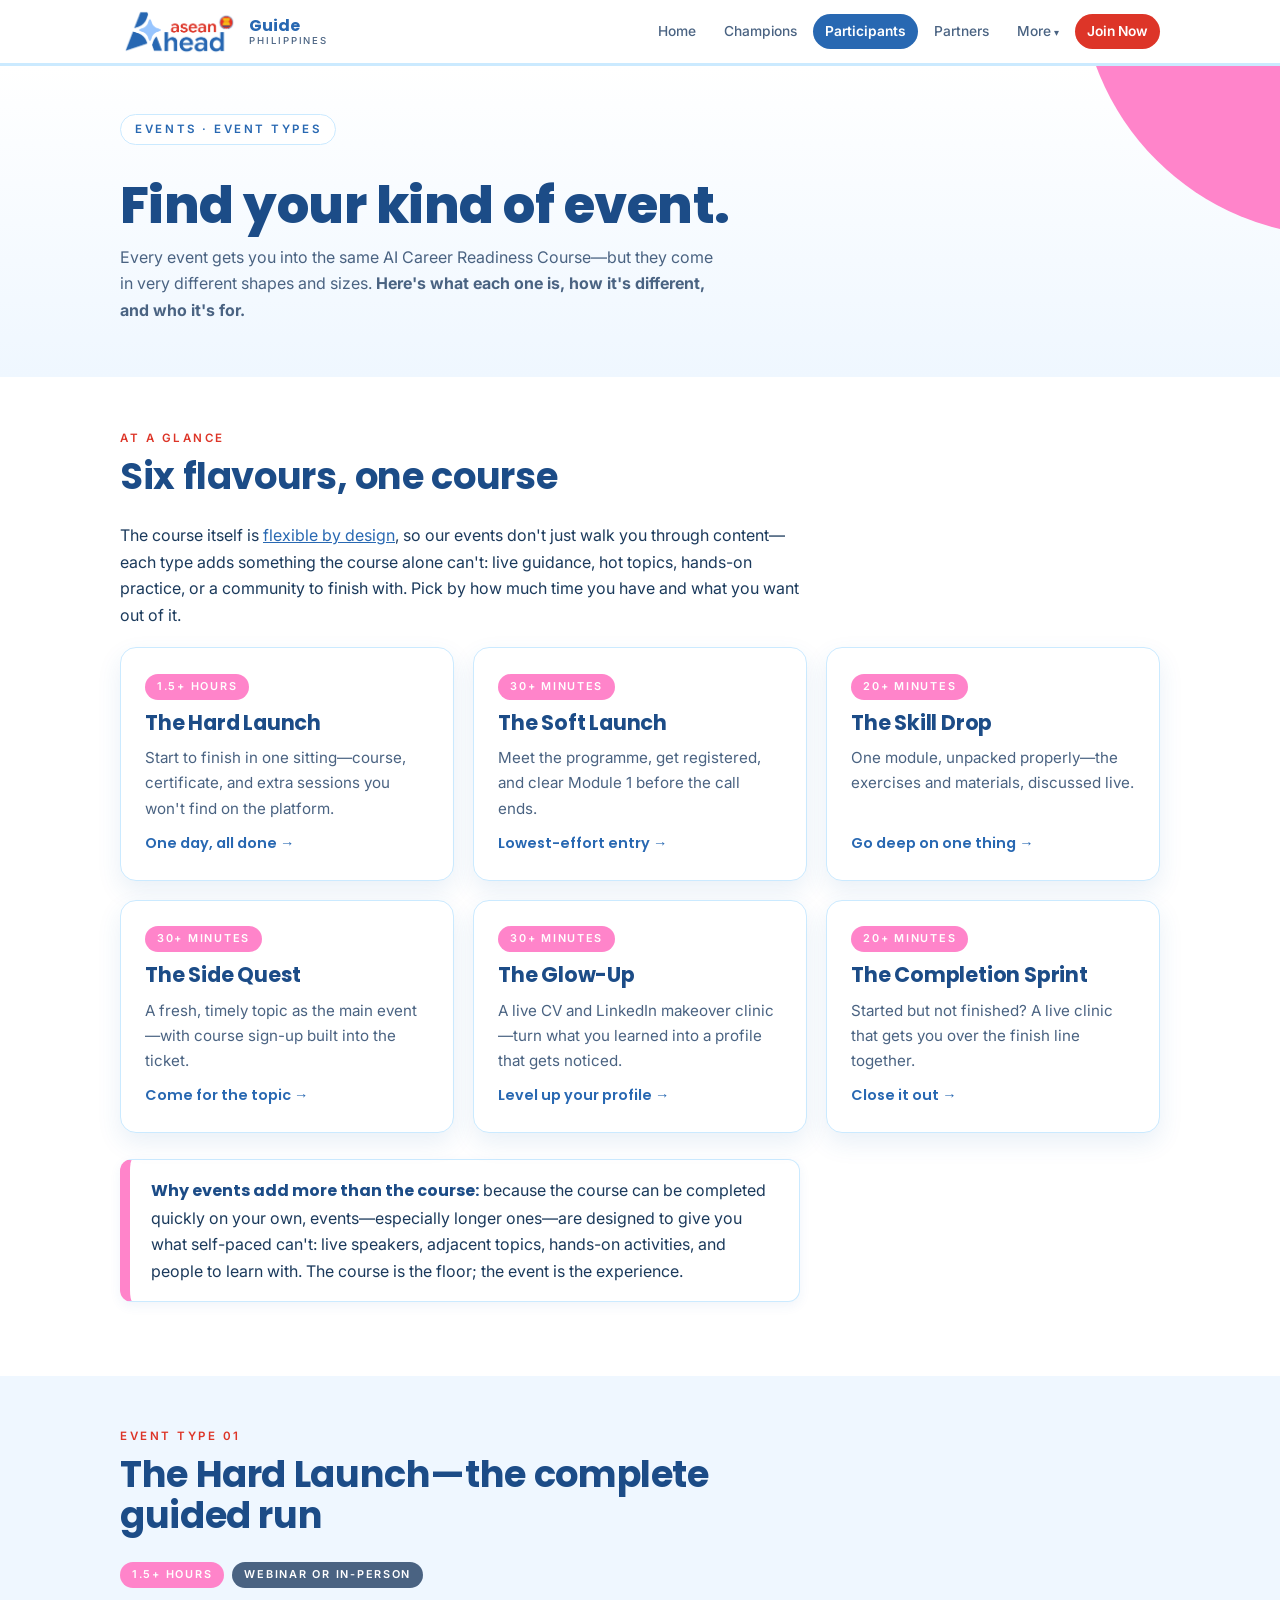
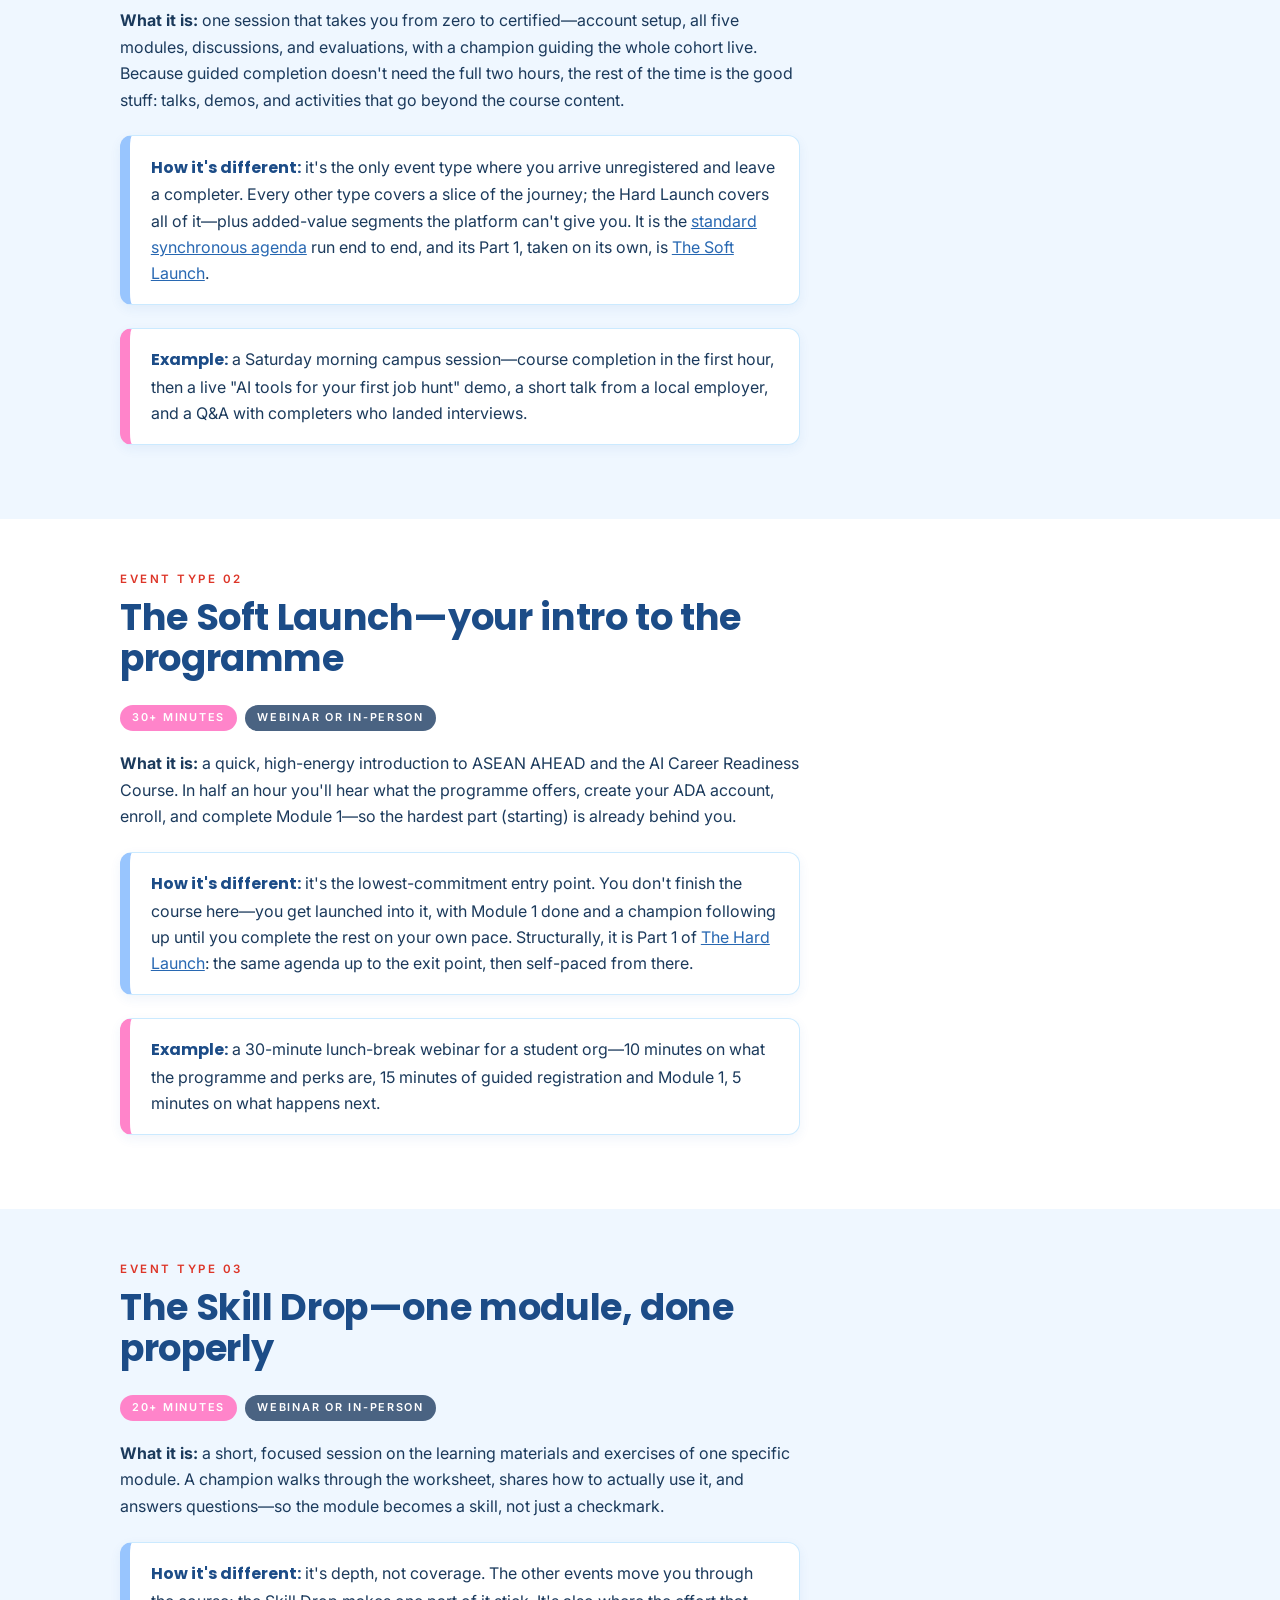
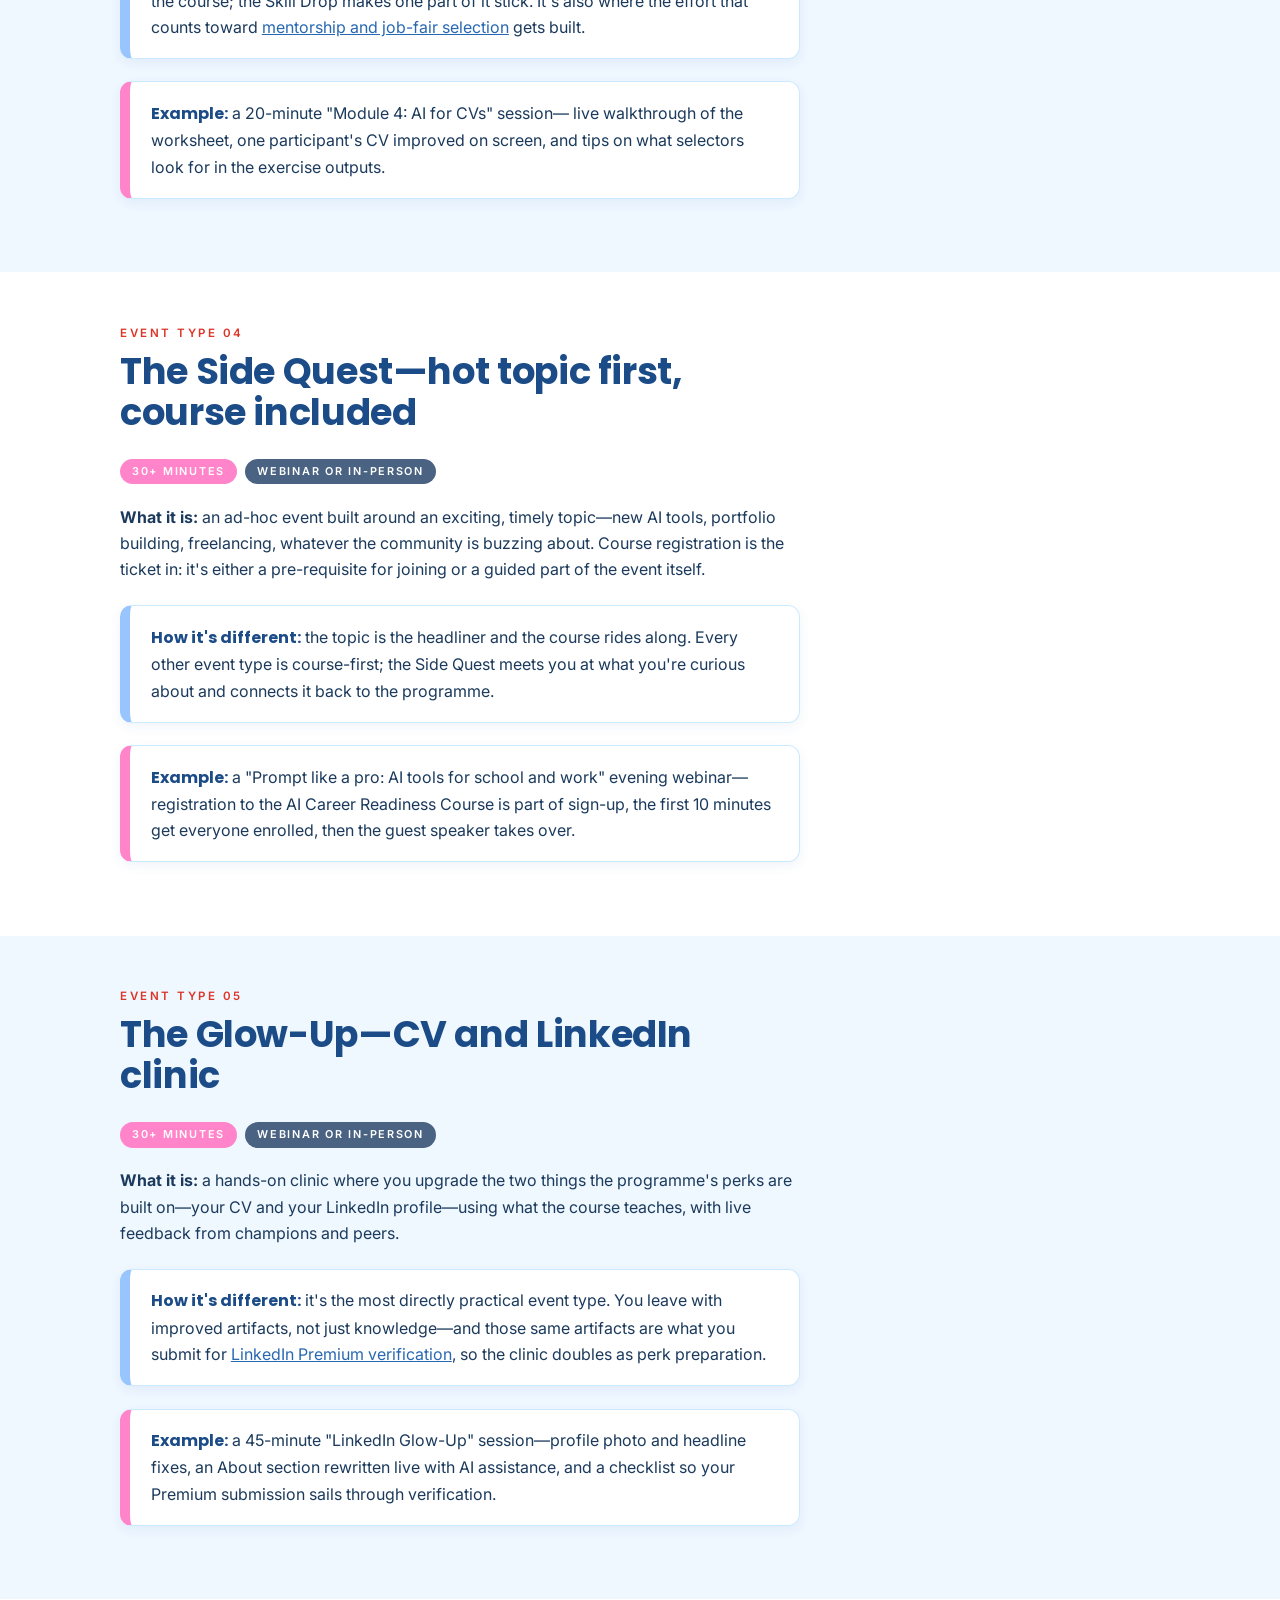
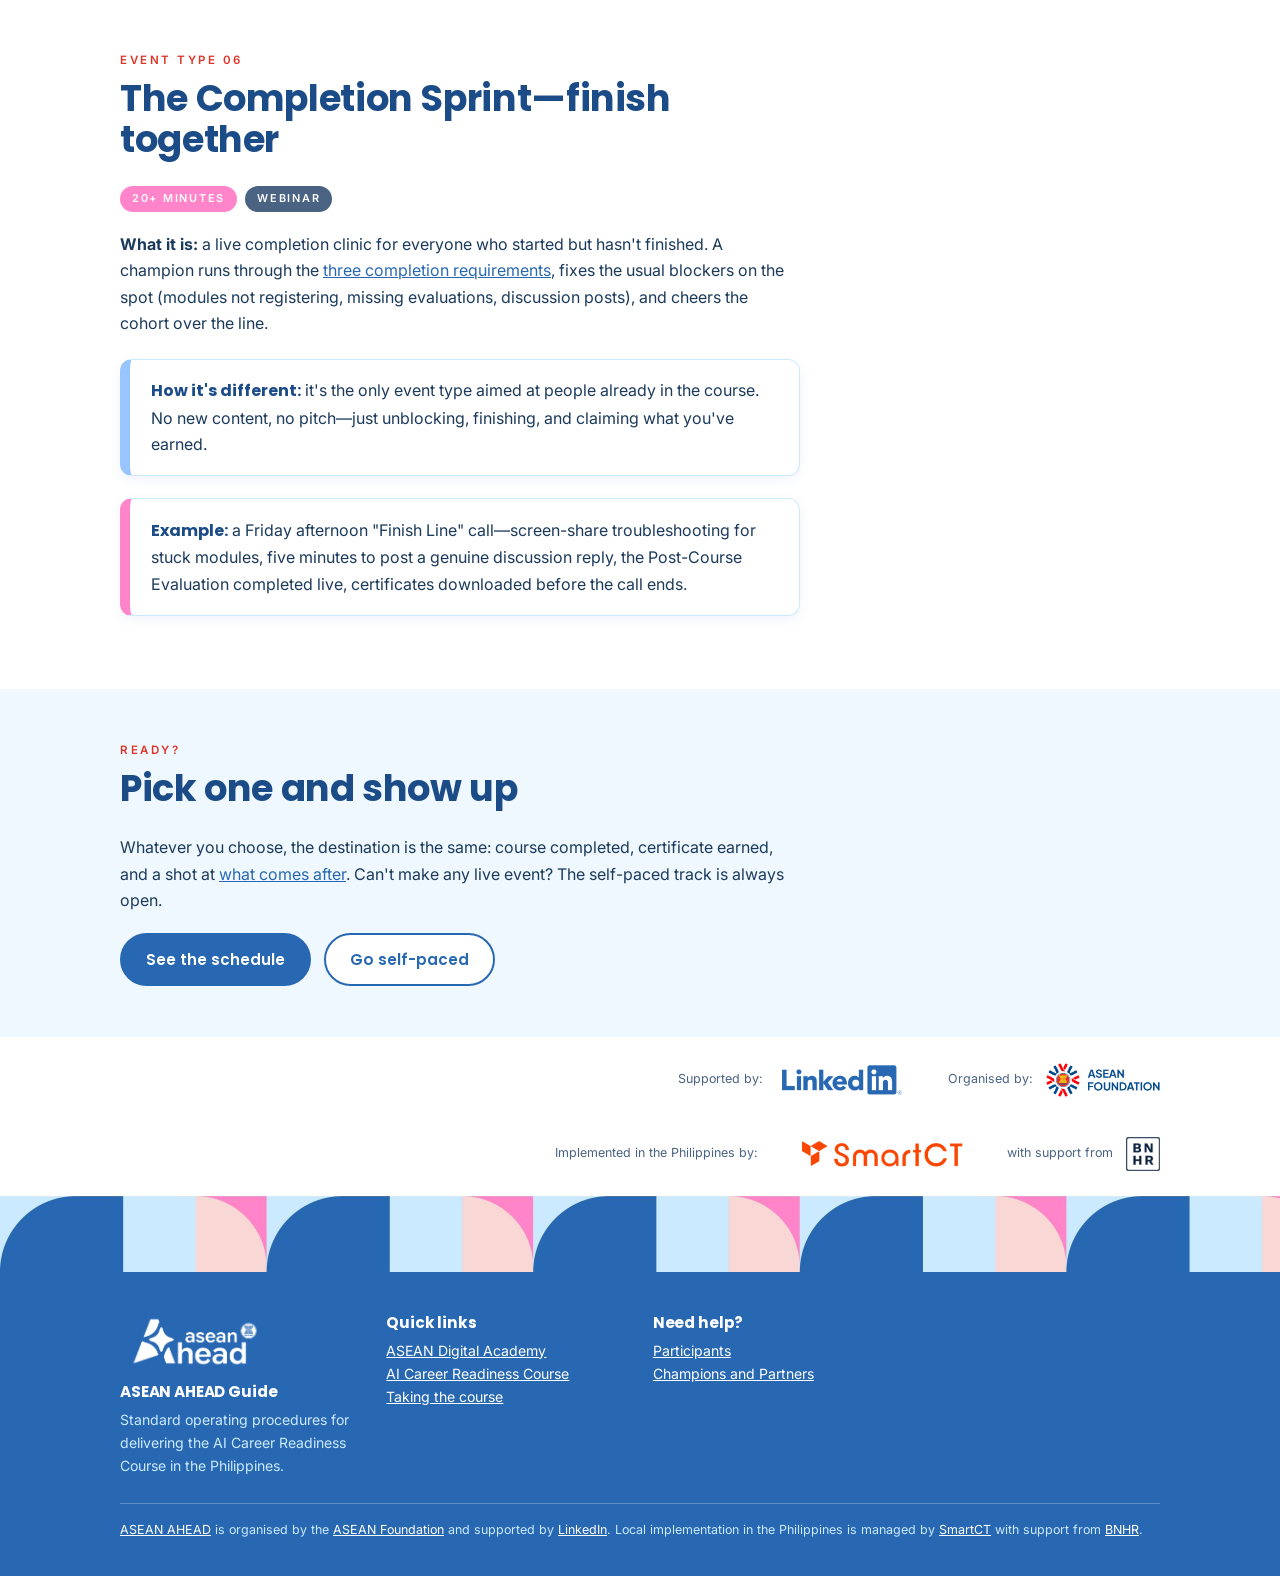
<file: event-types.html>
<!DOCTYPE html>
<html lang="en">
<head>
<meta charset="UTF-8">
<meta name="viewport" content="width=device-width, initial-scale=1.0">
<title>Event Types—ASEAN AHEAD Guide</title>
<meta name="description" content="The kinds of ASEAN AHEAD events you can join—from a 30-minute intro to a full guided run—so you can pick the one that fits your time and goals.">
<meta property="og:type" content="website">
<meta property="og:site_name" content="ASEAN AHEAD Guide">
<meta property="og:locale" content="en_PH">
<meta property="og:title" content="Event Types—ASEAN AHEAD Guide">
<meta property="og:description" content="The kinds of ASEAN AHEAD events you can join—from a 30-minute intro to a full guided run—so you can pick the one that fits your time and goals.">
<meta property="og:url" content="https://aseanahead.bnhr.xyz/event-types.html">
<meta property="og:image" content="https://aseanahead.bnhr.xyz/static/assets/img/og/og-event-types.png">
<meta property="og:image:width" content="1200">
<meta property="og:image:height" content="630">
<meta property="og:image:alt" content="ASEAN AHEAD card: Find your kind of event.">
<meta name="twitter:card" content="summary_large_image">
<link rel="icon" href="favicon.ico" sizes="48x48 32x32 16x16">
<link rel="apple-touch-icon" href="apple-touch-icon.png">
<link rel="stylesheet" href="static/assets/css/styles.css">
</head>
<body>

<header class="site-header">
  <div class="wrap">
    <a class="brand" href="index.html">
      <img class="brand-logo" src="static/assets/img/logo-asean-ahead-colour.png" alt="ASEAN Ahead">
      <span class="brand-text">Guide <small>Philippines</small></span>
    </a>
    <nav class="site-nav" aria-label="Main">
      <a href="index.html">Home</a>
      <a href="champions.html">Champions</a>
      <a href="participants.html" aria-current="page">Participants</a>
      <a href="partners.html">Partners</a>
      <details class="nav-drop">
        <summary>More</summary>
        <div class="nav-drop-menu">
          <a href="resources.html">Resources</a>
          <a href="faq.html">FAQ</a>
          <a href="stories.html">Stories</a>
          <a href="resources.html#contacts">Contacts</a>
        </div>
      </details>
      <a class="nav-cta" href="join.html">Join Now</a>
    </nav>
  </div>
</header>

<section class="page-hero tint-participants">
  <div class="wrap">
    <span class="kicker">Events · Event Types</span>
    <h1>Find your kind of event.</h1>
    <p>Every event gets you into the same AI Career Readiness Course—but they
       come in very different shapes and sizes. <strong>Here's what each one is,
       how it's different, and who it's for.</strong></p>
  </div>
</section>

<main>

<section>
  <div class="wrap">
    <p class="section-label" id="at-a-glance">At a glance</p>
    <h2 class="section-title">Six flavours, one course</h2>
    <p class="prose" style="margin-bottom:1.2rem">
      The course itself is <a href="participants.html#fast-track">flexible by
      design</a>, so our events don't just walk you through content—each type
      adds something the course alone can't: live guidance, hot topics, hands-on
      practice, or a community to finish with. Pick by how much time you have
      and what you want out of it.
    </p>
    <div class="card-grid">
      <a class="card" href="#hard-launch">
        <span class="chip chip-participants">1.5+ hours</span>
        <h3>The Hard Launch</h3>
        <p>Start to finish in one sitting—course, certificate, and extra
           sessions you won't find on the platform.</p>
        <span class="card-cta">One day, all done →</span>
      </a>
      <a class="card" href="#soft-launch">
        <span class="chip chip-participants">30+ minutes</span>
        <h3>The Soft Launch</h3>
        <p>Meet the programme, get registered, and clear Module 1 before the
           call ends.</p>
        <span class="card-cta">Lowest-effort entry →</span>
      </a>
      <a class="card" href="#skill-drop">
        <span class="chip chip-participants">20+ minutes</span>
        <h3>The Skill Drop</h3>
        <p>One module, unpacked properly—the exercises and materials, discussed
           live.</p>
        <span class="card-cta">Go deep on one thing →</span>
      </a>
      <a class="card" href="#side-quest">
        <span class="chip chip-participants">30+ minutes</span>
        <h3>The Side Quest</h3>
        <p>A fresh, timely topic as the main event—with course sign-up built
           into the ticket.</p>
        <span class="card-cta">Come for the topic →</span>
      </a>
      <a class="card" href="#glow-up">
        <span class="chip chip-participants">30+ minutes</span>
        <h3>The Glow-Up</h3>
        <p>A live CV and LinkedIn makeover clinic—turn what you learned into a
           profile that gets noticed.</p>
        <span class="card-cta">Level up your profile →</span>
      </a>
      <a class="card" href="#completion-sprint">
        <span class="chip chip-participants">20+ minutes</span>
        <h3>The Completion Sprint</h3>
        <p>Started but not finished? A live clinic that gets you over the
           finish line together.</p>
        <span class="card-cta">Close it out →</span>
      </a>
    </div>
    <div class="callout teal" style="margin-top:1.6rem">
      <strong>Why events add more than the course:</strong> because the course
      can be completed quickly on your own, events—especially longer ones—are
      designed to give you what self-paced can't: live speakers, adjacent
      topics, hands-on activities, and people to learn with. The course is the
      floor; the event is the experience.
    </div>
  </div>
</section>

<section>
  <div class="wrap">
    <p class="section-label" id="hard-launch">Event type 01</p>
    <h2 class="section-title">The Hard Launch—the complete guided run</h2>
    <div class="chip-row">
      <span class="chip chip-participants">1.5+ hours</span>
      <span class="chip chip-neutral">Webinar or in-person</span>
    </div>
    <p class="prose" style="margin-bottom:1.2rem">
      <strong>What it is:</strong> one session that takes you from zero to
      certified—account setup, all five modules, discussions, and evaluations,
      with a champion guiding the whole cohort live. Because guided completion
      doesn't need the full two hours, the rest of the time is the good stuff:
      talks, demos, and activities that go beyond the course content.
    </p>
    <div class="callout gold">
      <strong>How it's different:</strong> it's the only event type where you
      arrive unregistered and leave a completer. Every other type covers a
      slice of the journey; the Hard Launch covers all of it—plus added-value
      segments the platform can't give you. It is the
      <a href="champions.html#run-of-show">standard synchronous agenda</a> run
      end to end, and its Part 1, taken on its own, is
      <a href="#soft-launch">The Soft Launch</a>.
    </div>
    <div class="callout teal" style="margin-top:1.2rem">
      <strong>Example:</strong> a Saturday morning campus session—course
      completion in the first hour, then a live "AI tools for your first job
      hunt" demo, a short talk from a local employer, and a Q&amp;A with
      completers who landed interviews.
    </div>
  </div>
</section>

<section>
  <div class="wrap">
    <p class="section-label" id="soft-launch">Event type 02</p>
    <h2 class="section-title">The Soft Launch—your intro to the programme</h2>
    <div class="chip-row">
      <span class="chip chip-participants">30+ minutes</span>
      <span class="chip chip-neutral">Webinar or in-person</span>
    </div>
    <p class="prose" style="margin-bottom:1.2rem">
      <strong>What it is:</strong> a quick, high-energy introduction to ASEAN
      AHEAD and the AI Career Readiness Course. In half an hour you'll hear
      what the programme offers, create your ADA account, enroll, and complete
      Module 1—so the hardest part (starting) is already behind you.
    </p>
    <div class="callout gold">
      <strong>How it's different:</strong> it's the lowest-commitment entry
      point. You don't finish the course here—you get launched into it, with
      Module 1 done and a champion following up until you complete the rest
      on your own pace. Structurally, it is Part 1 of
      <a href="#hard-launch">The Hard Launch</a>: the same agenda up to the
      exit point, then self-paced from there.
    </div>
    <div class="callout teal" style="margin-top:1.2rem">
      <strong>Example:</strong> a 30-minute lunch-break webinar for a student
      org—10 minutes on what the programme and perks are, 15 minutes of guided
      registration and Module 1, 5 minutes on what happens next.
    </div>
  </div>
</section>

<section>
  <div class="wrap">
    <p class="section-label" id="skill-drop">Event type 03</p>
    <h2 class="section-title">The Skill Drop—one module, done properly</h2>
    <div class="chip-row">
      <span class="chip chip-participants">20+ minutes</span>
      <span class="chip chip-neutral">Webinar or In-person</span>
    </div>
    <p class="prose" style="margin-bottom:1.2rem">
      <strong>What it is:</strong> a short, focused session on the learning
      materials and exercises of one specific module. A champion walks through
      the worksheet, shares how to actually use it, and answers questions—so
      the module becomes a skill, not just a checkmark.
    </p>
    <div class="callout gold">
      <strong>How it's different:</strong> it's depth, not coverage. The other
      events move you through the course; the Skill Drop makes one part of it
      stick. It's also where the effort that counts toward
      <a href="participants.html#after-the-course">mentorship and job-fair
      selection</a> gets built.
    </div>
    <div class="callout teal" style="margin-top:1.2rem">
      <strong>Example:</strong> a 20-minute "Module 4: AI for CVs" session—
      live walkthrough of the worksheet, one participant's CV improved on
      screen, and tips on what selectors look for in the exercise outputs.
    </div>
  </div>
</section>

<section>
  <div class="wrap">
    <p class="section-label" id="side-quest">Event type 04</p>
    <h2 class="section-title">The Side Quest—hot topic first, course included</h2>
    <div class="chip-row">
      <span class="chip chip-participants">30+ minutes</span>
      <span class="chip chip-neutral">Webinar or in-person</span>
    </div>
    <p class="prose" style="margin-bottom:1.2rem">
      <strong>What it is:</strong> an ad-hoc event built around an exciting,
      timely topic—new AI tools, portfolio building, freelancing, whatever the
      community is buzzing about. Course registration is the ticket in: it's
      either a pre-requisite for joining or a guided part of the event itself.
    </p>
    <div class="callout gold">
      <strong>How it's different:</strong> the topic is the headliner and the
      course rides along. Every other event type is course-first; the Side
      Quest meets you at what you're curious about and connects it back to the
      programme.
    </div>
    <div class="callout teal" style="margin-top:1.2rem">
      <strong>Example:</strong> a "Prompt like a pro: AI tools for school and
      work" evening webinar—registration to the AI Career Readiness Course is
      part of sign-up, the first 10 minutes get everyone enrolled, then the
      guest speaker takes over.
    </div>
  </div>
</section>

<section>
  <div class="wrap">
    <p class="section-label" id="glow-up">Event type 05</p>
    <h2 class="section-title">The Glow-Up—CV and LinkedIn clinic</h2>
    <div class="chip-row">
      <span class="chip chip-participants">30+ minutes</span>
      <span class="chip chip-neutral">Webinar or in-person</span>
    </div>
    <p class="prose" style="margin-bottom:1.2rem">
      <strong>What it is:</strong> a hands-on clinic where you upgrade the two
      things the programme's perks are built on—your CV and your LinkedIn
      profile—using what the course teaches, with live feedback from champions
      and peers.
    </p>
    <div class="callout gold">
      <strong>How it's different:</strong> it's the most directly practical
      event type. You leave with improved artifacts, not just knowledge—and
      those same artifacts are what you submit for
      <a href="participants.html#what-you-get">LinkedIn Premium
      verification</a>, so the clinic doubles as perk preparation.
    </div>
    <div class="callout teal" style="margin-top:1.2rem">
      <strong>Example:</strong> a 45-minute "LinkedIn Glow-Up" session—profile
      photo and headline fixes, an About section rewritten live with AI
      assistance, and a checklist so your Premium submission sails through
      verification.
    </div>
  </div>
</section>

<section>
  <div class="wrap">
    <p class="section-label" id="completion-sprint">Event type 06</p>
    <h2 class="section-title">The Completion Sprint—finish together</h2>
    <div class="chip-row">
      <span class="chip chip-participants">20+ minutes</span>
      <span class="chip chip-neutral">Webinar</span>
    </div>
    <p class="prose" style="margin-bottom:1.2rem">
      <strong>What it is:</strong> a live completion clinic for everyone who
      started but hasn't finished. A champion runs through the
      <a href="participants.html#dont-miss-these">three completion
      requirements</a>, fixes the usual blockers on the spot (modules not
      registering, missing evaluations, discussion posts), and cheers the
      cohort over the line.
    </p>
    <div class="callout gold">
      <strong>How it's different:</strong> it's the only event type aimed at
      people already in the course. No new content, no pitch—just unblocking,
      finishing, and claiming what you've earned.
    </div>
    <div class="callout teal" style="margin-top:1.2rem">
      <strong>Example:</strong> a Friday afternoon "Finish Line" call—screen-share
      troubleshooting for stuck modules, five minutes to post a genuine
      discussion reply, the Post-Course Evaluation completed live, certificates
      downloaded before the call ends.
    </div>
  </div>
</section>

<section>
  <div class="wrap">
    <p class="section-label" id="pick-one">Ready?</p>
    <h2 class="section-title">Pick one and show up</h2>
    <p class="prose" style="margin-bottom:1.2rem">
      Whatever you choose, the destination is the same: course completed,
      certificate earned, and a shot at
      <a href="participants.html#after-the-course">what comes after</a>.
      Can't make any live event? The self-paced track is always open.
    </p>
    <div class="btn-row">
      <a class="btn btn-primary" href="join.html">See the schedule</a>
      <a class="btn btn-ghost-2" href="join.html#self-paced">Go self-paced</a>
    </div>
  </div>
</section>

</main>

<div class="partner-bar">
  <div class="wrap">
    <span class="pb-group"><small>Supported by:</small>
      <img src="static/assets/img/logo-linkedin.png" alt="LinkedIn"></span>
    <span class="pb-group"><small>Organised by:</small>
      <img src="static/assets/img/logo-asean-foundation-colour.png" alt="ASEAN Foundation"></span>
    <span class="pb-group"><small>Implemented in the Philippines by:</small>
      <a href="https://smartct.org/" target="_blank" rel="noopener">
        <img src="static/assets/img/logo-smartct.png" alt="SmartCT"></a>
      <small>with support from</small>
      <a href="https://fb.com/bnhr.xyz" target="_blank" rel="noopener">
        <img src="static/assets/img/logo-bnhr.png" alt="BNHR"></a></span>
  </div>
</div>

<div class="geo-band" role="presentation"></div>

<footer class="site-footer">
  <div class="wrap">
    <div>
      <img class="footer-logo" src="static/assets/img/logo-asean-ahead-white.png" alt="">
      <h4>ASEAN AHEAD Guide</h4>
      <p>Standard operating procedures for delivering the AI Career Readiness
         Course in the Philippines.</p>
    </div>
    <div>
      <h4>Quick links</h4>
      <p>
        <a href="https://ada.aseanfoundation.org/">ASEAN Digital Academy</a><br>
        <a href="https://ada.aseanfoundation.org/course-detail/ai-career-readiness">AI Career Readiness Course</a><br>
        <a href="participants.html#getting-started">Taking the course</a>
      </p>
    </div>
    <div>
      <h4>Need help?</h4>
      <p>
        <a href="faq.html">Participants</a><br>
        <a href="resources.html#contacts">Champions and Partners</a>
      </p>
    </div>
    <p class="fine">
      <a href="https://ada.aseanfoundation.org/asean-ahead" target="_blank" rel="noopener">ASEAN AHEAD</a>
      is organised by the
      <a href="https://www.aseanfoundation.org/" target="_blank" rel="noopener">ASEAN Foundation</a>
      and supported by
      <a href="https://www.linkedin.com/" target="_blank" rel="noopener">LinkedIn</a>.
      Local implementation in the Philippines is managed by
      <a href="https://smartct.org/" target="_blank" rel="noopener">SmartCT</a>
      with support from
      <a href="https://fb.com/bnhr.xyz" target="_blank" rel="noopener">BNHR</a>.
    </p>
  </div>
</footer>

</body>
</html>
</file>
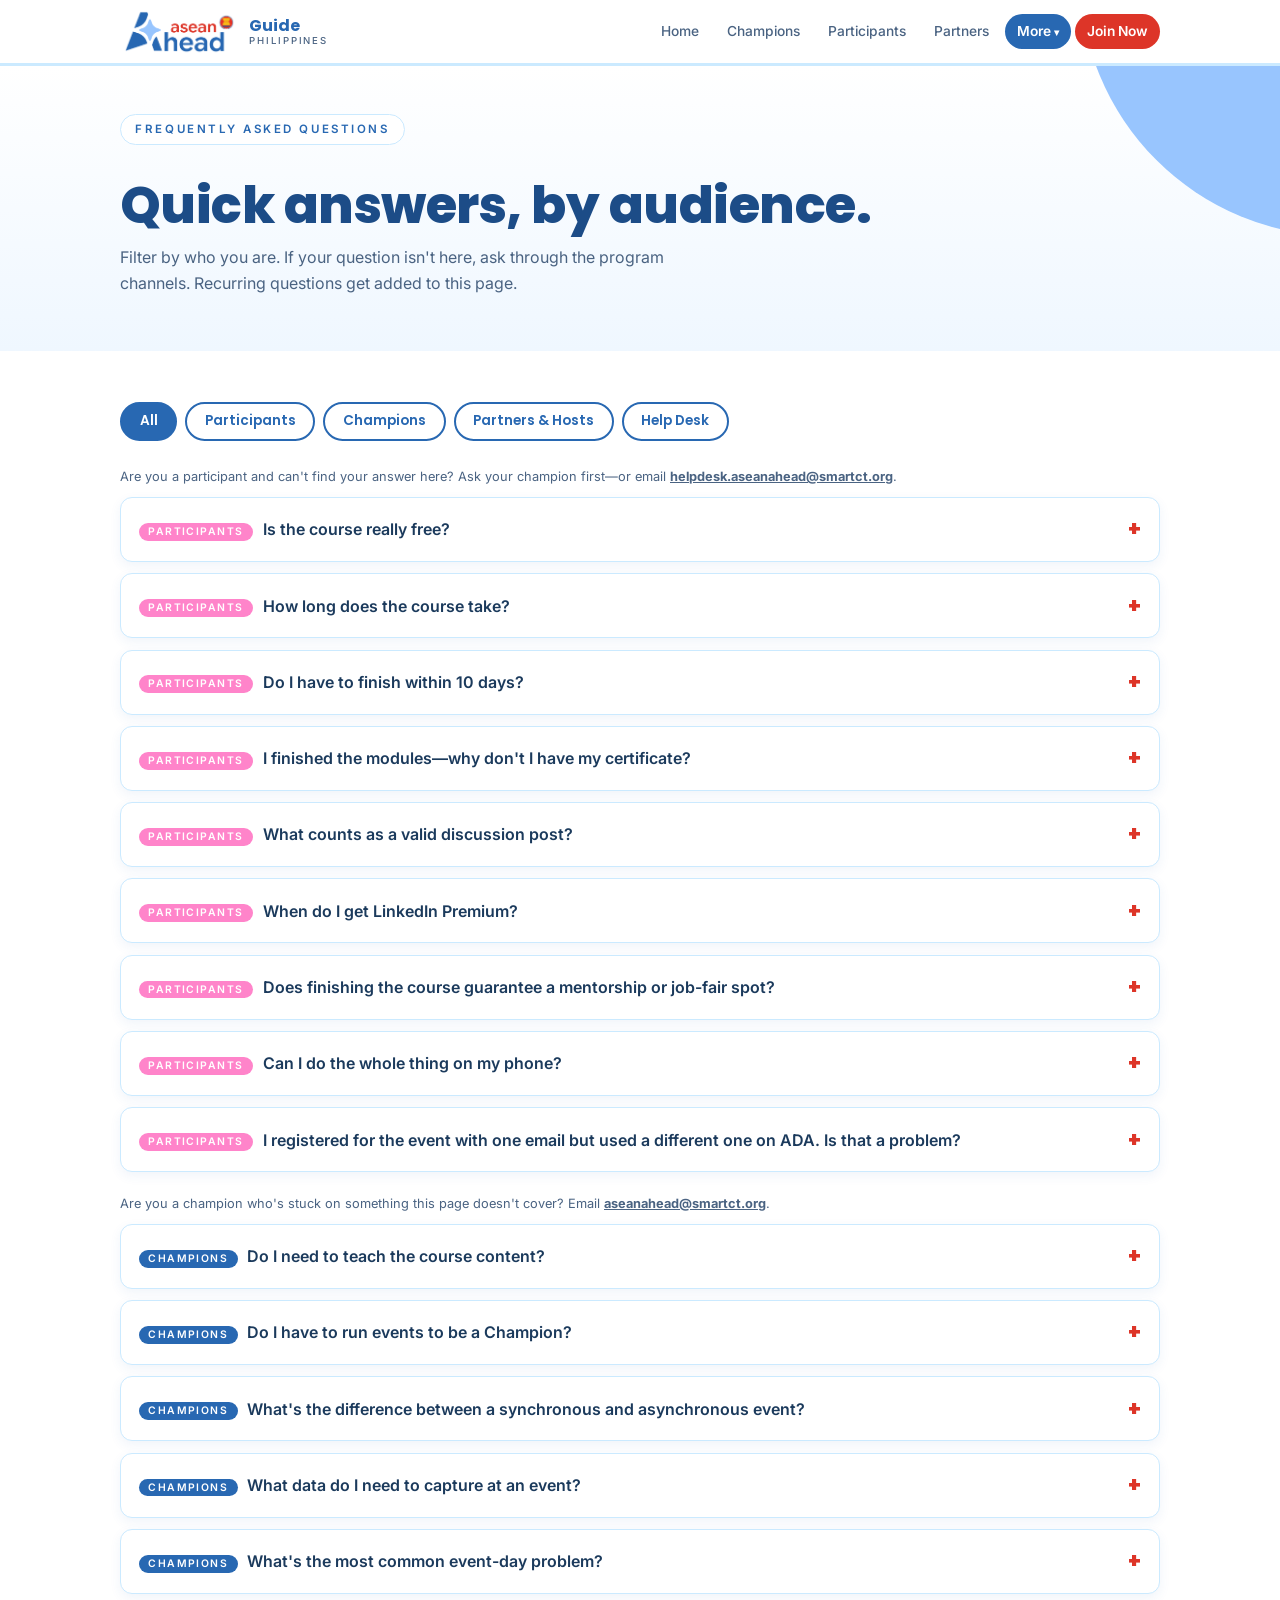
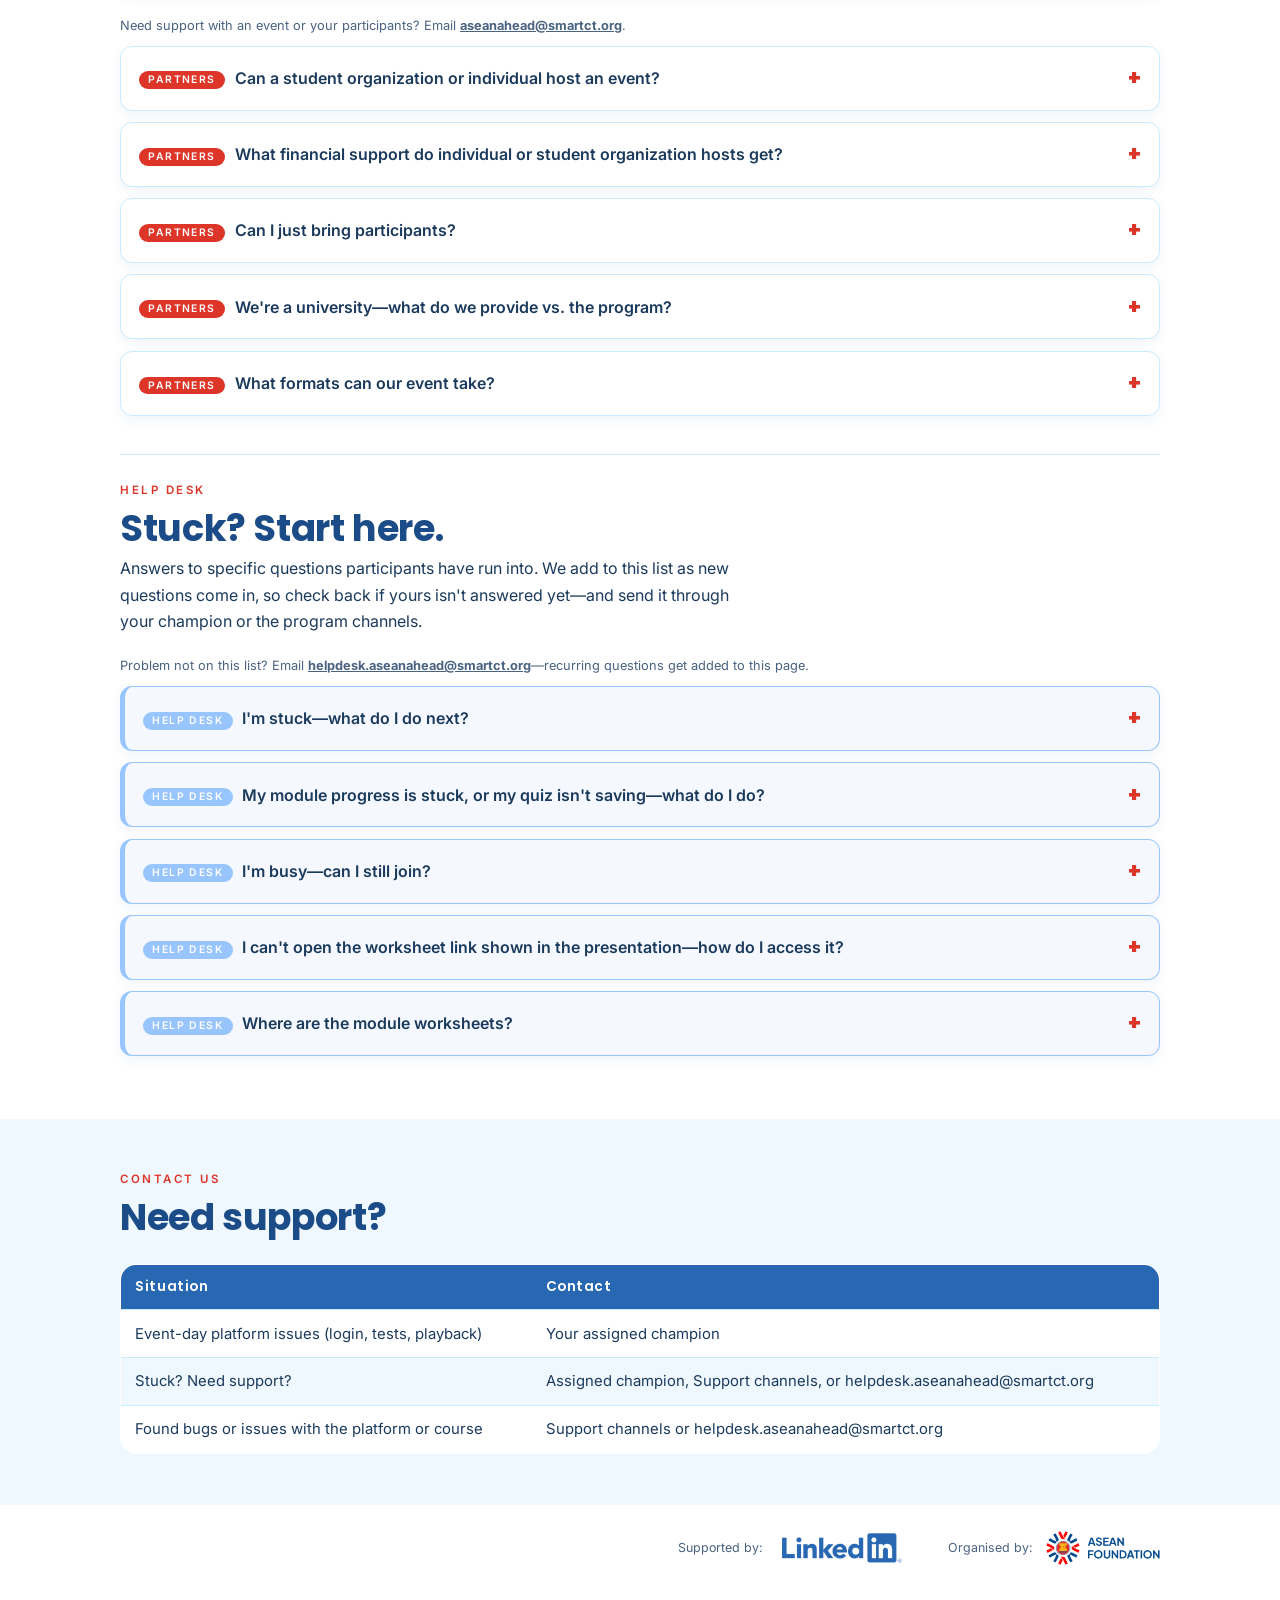
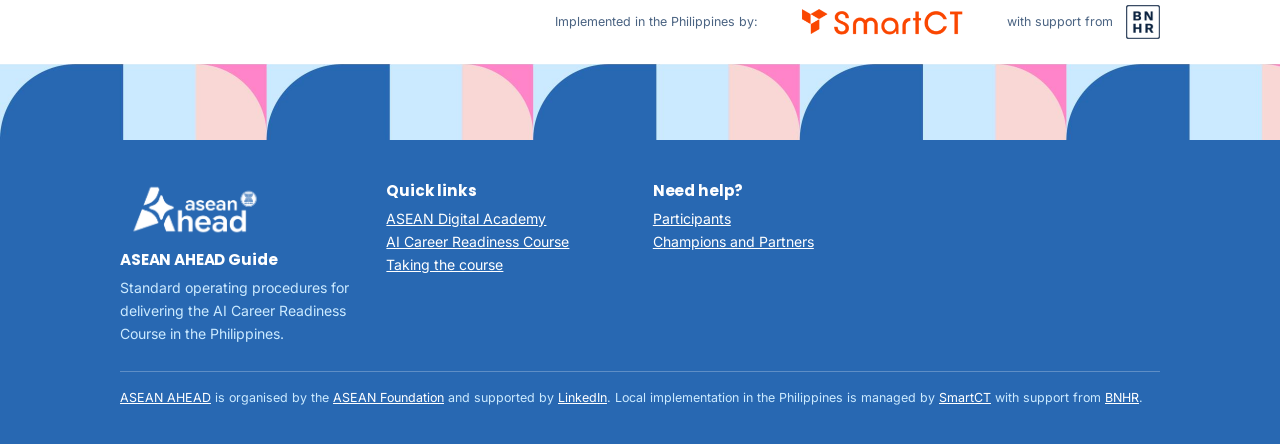
<file: faq.html>
<!DOCTYPE html>
<html lang="en">
<head>
<meta charset="UTF-8">
<meta name="viewport" content="width=device-width, initial-scale=1.0">
<title>FAQ—ASEAN AHEAD Guide</title>
<meta name="description" content="Frequently asked questions about ASEAN AHEAD events, filterable by audience.">
<meta property="og:type" content="website">
<meta property="og:site_name" content="ASEAN AHEAD Guide">
<meta property="og:locale" content="en_PH">
<meta property="og:title" content="FAQ—ASEAN AHEAD Guide">
<meta property="og:description" content="Frequently asked questions about ASEAN AHEAD events, filterable by audience.">
<meta property="og:url" content="https://aseanahead.bnhr.xyz/faq.html">
<meta property="og:image" content="https://aseanahead.bnhr.xyz/static/assets/img/og/og-faq.png">
<meta property="og:image:width" content="1200">
<meta property="og:image:height" content="630">
<meta property="og:image:alt" content="ASEAN AHEAD card: Help Desk & Quick Answers, for you.">
<meta name="twitter:card" content="summary_large_image">
<link rel="icon" href="favicon.ico" sizes="48x48 32x32 16x16">
<link rel="apple-touch-icon" href="apple-touch-icon.png">
<link rel="stylesheet" href="static/assets/css/styles.css">
</head>
<body>

<header class="site-header">
  <div class="wrap">
    <a class="brand" href="index.html">
      <img class="brand-logo" src="static/assets/img/logo-asean-ahead-colour.png" alt="ASEAN Ahead">
      <span class="brand-text">Guide <small>Philippines</small></span>
    </a>
    <nav class="site-nav" aria-label="Main">
      <a href="index.html">Home</a>
      <a href="champions.html">Champions</a>
      <a href="participants.html">Participants</a>
      <a href="partners.html">Partners</a>
      <details class="nav-drop current">
        <summary>More</summary>
        <div class="nav-drop-menu">
          <a href="resources.html">Resources</a>
          <a href="faq.html" aria-current="page">FAQ</a>
          <a href="stories.html">Stories</a>
          <a href="resources.html#contacts">Contacts</a>
        </div>
      </details>
      <a class="nav-cta" href="join.html">Join Now</a>
    </nav>
  </div>
</header>

<section class="page-hero tint-neutral">
  <div class="wrap">
    <span class="kicker">Frequently asked questions</span>
    <h1>Quick answers, by audience.</h1>
    <p>Filter by who you are. If your question isn't here, ask through the
       program channels. Recurring questions get added to this page.</p>
  </div>
</section>

<main>

<section>
  <div class="wrap">

    <div class="filters" role="group" aria-label="Filter FAQ by audience">
      <button type="button" data-filter="all" aria-pressed="true">All</button>
      <button type="button" data-filter="participants" aria-pressed="false">Participants</button>
      <button type="button" data-filter="facilitators" aria-pressed="false">Champions</button>
      <button type="button" data-filter="partners" aria-pressed="false">Partners &amp; Hosts</button>
      <button type="button" data-filter="helpdesk" aria-pressed="false">Help Desk</button>
    </div>


    <p class="faq-support" data-audience="participants">
      Are you a participant and can't find your answer here? Ask your champion first—or email
      <a href="mailto:helpdesk.aseanahead@smartct.org"><strong>helpdesk.aseanahead@smartct.org</strong></a>.
    </p>

    <details class="faq-item" data-audience="participants">
      <summary><span><span class="tag chip-participants">Participants</span>Is the course really free?</span></summary>
      <div class="faq-body">Yes. The course, certificate, and 1-year LinkedIn
        Premium are all free for participants. The course is organised by the
        ASEAN Foundation and supported by LinkedIn.</div>
    </details>

    <details class="faq-item" data-audience="participants" id="how-long">
      <summary><span><span class="tag chip-participants">Participants</span>How long does the course take?</span></summary>
      <div class="faq-body">
        <p>It depends on how you take it—the course is
           <a href="participants.html#fast-track">flexible by design</a>:</p>
        <ul>
          <li><strong>Focused pass: about 30 minutes.</strong> A time-boxed
            run through the completion essentials—and you can return to any
            video or Learning Material afterwards.</li>
          <li><strong>Deliberate run-through: at least 60 minutes.</strong>
            Watching the videos in full, doing the exercises, and joining
            discussions—plus time for account setup.</li>
          <li><strong>Guided synchronous event: about 2 hours</strong>
            door-to-door, with a champion walking the cohort through.</li>
        </ul>
      </div>
    </details>

    <details class="faq-item" data-audience="participants">
      <summary><span><span class="tag chip-participants">Participants</span>Do I have to finish within 10 days?</span></summary>
      <div class="faq-body">No—the 10 days is not a deadline for you. It's the
        window when your champion gives you dedicated, active support, so
        finishing inside it is the easiest path. The course itself stays open
        until the programme ends, and completing at any pace earns your
        certificate. Finishing early is still worth it: it frees you up for
        other events and gets you sooner to the
        <a href="participants.html#after-the-course">opportunities that follow
        the course</a>. (The Day 10 line matters to your hosts and champions
        instead—only completions by then count toward their financial
        support.)</div>
    </details>

    <details class="faq-item" data-audience="participants">
      <summary><span><span class="tag chip-participants">Participants</span>I finished the modules—why don't I have my certificate?</span></summary>
      <div class="faq-body">Completion requires all three: 100% of the modules,
        at least one discussion created or joined, and the Post-Course Evaluation.
        The evaluation and the discussion are the two steps people miss most.
        Also check that your discussion post is a real contribution—see the
        next question.</div>
    </details>

    <details class="faq-item" data-audience="participants">
      <summary><span><span class="tag chip-participants">Participants</span>What counts as a valid discussion post?</span></summary>
      <div class="faq-body">A meaningful, constructive contribution: a genuine
        insight, question, or reflection connected to any module—one or two
        honest sentences is enough. Joining an existing discussion counts too,
        and it's often the easiest way to start: read what others have posted
        and add your take. Random or nonsensical text (e.g. "asdf", "done", or
        something unrelated to the course) may invalidate your completion and
        the benefits tied to it. Your posts are read by other participants, so
        make yours worth reading—and you can keep joining or starting
        discussions even after you've finished the modules.</div>
    </details>

    <details class="faq-item" data-audience="participants">
      <summary><span><span class="tag chip-participants">Participants</span>When do I get LinkedIn Premium?</span></summary>
      <div class="faq-body">Make sure you include your LinkedIn profile and an improved CV (using what you learned from the course) in the Post-Course Evaluation.
        After you complete the course, the <strong>ASEAN Foundation</strong>—not
        SmartCT—verifies everything internally: that your LinkedIn profile is
        valid and that your CV follows what the course teaches. If everything
        is valid, the ASEAN Foundation AHEAD Team emails you instructions on
        how to activate your LinkedIn Premium. Verification and results take
        about 2–4 weeks. Keep the email on your ADA account active—that's how
        your completion is matched and how you'll be notified whether your
        Premium is granted or if you need to submit additional requirements.</div>
    </details>

    <details class="faq-item" data-audience="participants">
      <summary><span><span class="tag chip-participants">Participants</span>Does finishing the course guarantee a mentorship or job-fair spot?</span></summary>
      <div class="faq-body">No—but it's how you're considered. After the course
        period (which runs through December 2026), a select number of completers
        are invited into the Peer Mentorship component and Virtual Job Fair
        events. Completion makes you eligible; spots are limited and selection is
        competitive, and those in the running may be asked for a few additional
        requirements—for example, outputs from your course exercises. A
        practical tip: don't save it for December—completers who finish by
        November are in the best position when the mentorship and job-fair
        invitations go out. See
        <a href="participants.html#after-the-course">Mentorship and job fairs</a>
        for how it works.</div>
    </details>

    <details class="faq-item" data-audience="participants">
      <summary><span><span class="tag chip-participants">Participants</span>Can I do the whole thing on my phone?</span></summary>
      <div class="faq-body">Yes—the course is mobile-friendly. That said, tests
        and discussion posts are easier on a laptop, and low-connectivity
        participants should consider joining a guided synchronous session.</div>
    </details>

    <details class="faq-item" data-audience="participants">
      <summary><span><span class="tag chip-participants">Participants</span>I registered for the event with one email but used a different one on ADA. Is that a problem?</span></summary>
      <div class="faq-body">Not if you tell us. It is completely normal—people
        often sign up for the event with a school address and create their ADA
        account with a personal one. Your certificate and LinkedIn Premium follow
        your <strong>ADA</strong> account, so that is the email we need on record.
        Give it to your Champion at the event (there's a short ADA email check at
        the end of Part 1) or reply to any follow-up message with it. If we never
        get it, your completion sits on ADA unmatched to your event.</div>
    </details>


    <p class="faq-support" data-audience="facilitators">
      Are you a champion who's stuck on something this page doesn't cover? Email
      <a href="mailto:aseanahead@smartct.org"><strong>aseanahead@smartct.org</strong></a>.
    </p>

    <details class="faq-item" data-audience="facilitators">
      <summary><span><span class="tag chip-facilitators">Champions</span>Do I need to teach the course content?</span></summary>
      <div class="faq-body">No. You are a motivator and guide, not an instructor —
        the course is self-paced and teaches itself. Your job is registration,
        momentum, troubleshooting, and completion follow-up.</div>
    </details>

    <details class="faq-item" data-audience="facilitators">
      <summary><span><span class="tag chip-facilitators">Champions</span>Do I have to run events to be a Champion?</span></summary>
      <div class="faq-body">No. Running events is one of two pathways. The other
        is supporting an assigned cohort: SmartCT hands you a batch of self-paced
        participants who started but stalled, and you guide them to completion
        with check-ins and follow-ups—no event required. See
        <a href="champions.html#support-a-cohort">how cohort support works</a>.</div>
    </details>

    <details class="faq-item" data-audience="facilitators">
      <summary><span><span class="tag chip-facilitators">Champions</span>What's the difference between a synchronous and asynchronous event?</span></summary>
      <div class="faq-body">Synchronous (in-person, webinar, or hybrid): the entire
        course is completed together during the event. Asynchronous: the event
        introduces the course and gets everyone registered and enrolled; you then
        run the Day 0 to Day 10 follow-up sequence—Day 5 is the target
        completion, Day 10 the maximum—until each participant completes.</div>
    </details>

    <details class="faq-item" data-audience="facilitators">
      <summary><span><span class="tag chip-facilitators">Champions</span>What data do I need to capture at an event?</span></summary>
      <div class="faq-body">Everything goes on one form: the
        <strong>registration &amp; attendance sheet</strong>, which carries the
        consent sign-off too—there is no separate consent document. Name, the
        email they registered with <strong>and the email they used on ADA</strong>
        (often not the same one), region and institution,
        beneficiary type, gender and age, event details and mode. No list, no
        event. Collect only these fields.</div>
    </details>

    <details class="faq-item" data-audience="facilitators">
      <summary><span><span class="tag chip-facilitators">Champions</span>What's the most common event-day problem?</span></summary>
      <div class="faq-body">ADA account creation and completion of at least 1 module. Budget generously for the walkthrough and get every participant registered and enrolled before
        the event ends, even in asynchronous mode.</div>
    </details>

    <p class="faq-support" data-audience="partners">
      Need support with an event or your participants? Email
      <a href="mailto:aseanahead@smartct.org"><strong>aseanahead@smartct.org</strong></a>.
    </p>

    <details class="faq-item" data-audience="partners">
      <summary><span><span class="tag chip-partners">Partners</span>Can a student organization or individual host an event?</span></summary>
      <div class="faq-body">Yes—in your school, org, barangay, or community. You
        follow the same standard agenda and submit the same participant list and
        post-event data as any other event, and qualify for host financial support
        when the minimum requirements are met.</div>
    </details>

    <details class="faq-item" data-audience="partners">
      <summary><span><span class="tag chip-partners">Partners</span>What financial support do individual or student organization hosts get?</span></summary>
      <div class="faq-body">PhP 3,000 for every 50 participants who successfully
        complete the course: <strong>completion, not attendance</strong>—and
        within 10 days of the event (Day 5 is the target, Day 10 is the last
        day a completion counts). The event must meet all
        minimum requirements. Support accrues across everything attributed to
        you—your hosted events and the groups you declare before SmartCT
        events—so smaller events add up and you never need 50 completers at
        once; groups declared after an event can't be
        credited. Each participant counts once: one Day 0, one 10-day
        window—missing it still earns them the certificate, but they can't be
        re-registered to count later. You will be informed of the liquidation and disbursement requirements.</div>
    </details>

    <details class="faq-item" data-audience="partners">
      <summary><span><span class="tag chip-partners">Partners</span>Can I just bring participants?</span></summary>
      <div class="faq-body">Always. You don't need a formal partnership—or any
        commitment to be accountable for your participants' completion—to give
        your students, members, or community this opportunity. Just point them
        to any event or the self-paced track, and the program's Champions will
        foster and guide them to completion. The only difference: completions
        you're not accountable for don't count toward host financial support.
        If you want your group's completions to count, see
        <a href="partners.html#how-support-is-counted">how support is
        counted</a> on the Partners page.</div>
    </details>

    <details class="faq-item" data-audience="partners">
      <summary><span><span class="tag chip-partners">Partners</span>We're a university—what do we provide vs. the program?</span></summary>
      <div class="faq-body">You bring the participants: recruitment,
        pre-registration, venue, and local logistics. The program brings the
        materials, the course, the champions, tracking and reporting, and
        the certificates pathway.</div>
    </details>

    <details class="faq-item" data-audience="partners">
      <summary><span><span class="tag chip-partners">Partners</span>What formats can our event take?</span></summary>
      <div class="faq-body">In-person, webinar, or hybrid (synchronous—the whole
        course completed at the event), or an asynchronous intro session where
        participants finish on their own with champion follow-up.</div>
    </details>

    <div class="faq-group-heading" data-audience="helpdesk" id="help-desk">
      <p class="section-label">Help Desk</p>
      <h2 class="section-title">Stuck? Start here.</h2>
      <p class="prose">Answers to specific questions participants have run into.
         We add to this list as new questions come in, so check back if yours
         isn't answered yet—and send it through your champion or the program
         channels.</p>
    </div>


    <p class="faq-support" data-audience="helpdesk">
      Problem not on this list? Email
      <a href="mailto:helpdesk.aseanahead@smartct.org"><strong>helpdesk.aseanahead@smartct.org</strong></a>—recurring
      questions get added to this page.
    </p>

    <details class="faq-item helpdesk" data-audience="helpdesk">
      <summary><span><span class="tag chip-helpdesk">Help Desk</span>I'm stuck—what do I do next?</span></summary>
      <div class="faq-body">Work through the usual suspects first:
        <ul>
          <li><strong>A module won't mark as complete?</strong> Open its
            Learning Material again and go through it to the very last page —
            the platform only registers it once you reach the end. Do the same
            check for each video part.</li>
          <li><strong>Finished everything but still no certificate?</strong>
            Confirm all three requirements: 100% of modules, at least one
            discussion created or joined, and the Post-Course Evaluation.</li>
          <li><strong>Page not loading or progress not saving?</strong> Refresh,
            log out and back in, or switch browsers. Low connectivity? Try
            again on a steadier connection. Progress or a quiz stuck no
            matter what? Work through
            <a href="#progress-stuck">the fix ladder below</a>.</li>
          <li><strong>Still stuck?</strong> Ask your champion—they can solve
            most issues quickly and will escalate to the ASEAN AHEAD team if
            needed.</li>
        </ul>
      </div>
    </details>

    <details class="faq-item helpdesk" data-audience="helpdesk" id="progress-stuck">
      <summary><span><span class="tag chip-helpdesk">Help Desk</span>My module progress is stuck, or my quiz isn't saving—what do I do?</span></summary>
      <div class="faq-body">
        <p>A known platform quirk—module progress freezing (say, Module 2
           stuck at 67%) or quiz answers not saving. These steps resolve it
           for almost everyone; try them in order and re-check your progress
           after each:</p>
        <ul>
          <li><strong>Hard-refresh the page</strong> (Ctrl+Shift+R, or
            Cmd+Shift+R on a Mac), or clear your browser's cache.</li>
          <li><strong>Sign out of ADA and sign back in.</strong></li>
          <li><strong>Try an incognito/private window</strong>—then sign in
            there and open the module again.</li>
          <li><strong>Try a different browser</strong> (or a laptop instead
            of your phone, if you have access to one).</li>
          <li><strong>Last resort—register a new ADA account</strong> with a
            different <em>active</em> email. This always seems to clear it,
            but your progress starts over.</li>
        </ul>
        <p>Still stuck after all five—or hit the same bug repeatedly? Email
           <strong>helpdesk.aseanahead@smartct.org</strong> with your ADA
           email, the module, and a screenshot, so we can escalate it to the
           platform team.</p>
      </div>
    </details>

    <details class="faq-item helpdesk" data-audience="helpdesk">
      <summary><span><span class="tag chip-helpdesk">Help Desk</span>I'm busy—can I still join?</span></summary>
      <div class="faq-body">
        <p>Yes. The course is built to fit around a full schedule, not the
           other way around:</p>
        <ul>
          <li><strong>It takes less time than you think.</strong> A focused
            pass through the completion essentials can take about 30 minutes;
            a deliberate run-through is at least an hour. See
            <a href="#how-long">"How long does the course take?"</a> above.</li>
          <li><strong>You set the pace.</strong> The platform is
            <a href="participants.html#fast-track">flexible by design</a>—move
            quickly through the modules now, and every video, Learning
            Material, and exercise stays open for you to revisit later.</li>
          <li><strong>You choose the format.</strong> Join the self-paced
            track and finish anytime—champion support is most active in your
            first 10 days, and the track stays open until the programme
            ends—or block one session for a
            <a href="join.html">guided webinar or in-person event</a>
            and be done in a single sitting.</li>
          <li><strong>Busy now, ambitious later?</strong> Completing at any
            pace earns your certificate. When you have more time, going
            deeper—exercises, discussions—is what counts toward the
            competitively selected <a href="participants.html#after-the-course">mentorship
            and job-fair opportunities</a>.</li>
        </ul>
      </div>
    </details>

    <details class="faq-item helpdesk" data-audience="helpdesk">
      <summary><span><span class="tag chip-helpdesk">Help Desk</span>I can't open the worksheet link shown in the presentation—how do I access it?</span></summary>
      <div class="faq-body">
        <p>The links only work from the downloaded PDF of the Learning
           Material, not from the Learning Material viewer window. To get it:</p>
        <ul>
          <li><strong>Finish the Learning Material first.</strong> Browse
            through all its pages (e.g. 13/13) and/or answer the Post-test —
            this unlocks the <strong>Download Material</strong> option (the 4th
            item in Part 03).</li>
          <li><strong>Download the PDF.</strong> This is the PDF version of the
            Learning Material, where the links are clickable.</li>
          <li><strong>Open the worksheet link from the PDF.</strong> It opens a
            Google Docs version of the worksheet. Download it or make a copy to
            your own Google Drive to complete it.</li>
          <li><strong>Don't request edit access</strong> and don't edit the
            main document directly—work on your own copy.</li>
        </ul>
      </div>
    </details>

    <details class="faq-item helpdesk" data-audience="helpdesk">
      <summary><span><span class="tag chip-helpdesk">Help Desk</span>Where are the module worksheets?</span></summary>
      <div class="faq-body">
        <p>Direct links to each module's worksheet, for quick access. Download
           each worksheet or make a copy to your own Google Drive to complete
           it—don't request edit access or edit the main document directly.</p>
        <ul>
          <li><strong>Module 1:</strong>
            <a href="https://docs.google.com/document/d/19ncWYYZQp1CVRa87hWN8Sesn0B6YKxJdpVuplBMQBjs/edit?tab=t.yxjinxhb6i0f"
               target="_blank" rel="noopener">AI for Career Clarity and
            Professional Development Pathway</a></li>
          <li><strong>Module 2:</strong> AI-Powered Personal Branding and
            LinkedIn Optimisation—no worksheet for this module</li>
          <li><strong>Module 3:</strong>
            <a href="https://docs.google.com/document/d/1qEqCvBzdOnLikmLZqmXgwqVg48WKlH_NmA9Ve1dsJow/edit?tab=t.p9bjy6a2h5o8"
               target="_blank" rel="noopener">AI for Job Search, Networking
            &amp; Opportunity</a></li>
          <li><strong>Module 4:</strong>
            <a href="https://docs.google.com/document/d/1xbqRm2jjbkQqMq-K_viPTbW0fqOOa3ikuosXCnv5W2Q/edit?tab=t.e0myn43x16a7"
               target="_blank" rel="noopener">AI for CV, Portfolio, and Strong
            Application</a></li>
          <li><strong>Module 5:</strong>
            <a href="https://docs.google.com/document/d/1XCOIqAU4beEy8p6uh3jlwonSfmKdp4uv-xdg2pQERWs/edit?tab=t.0"
               target="_blank" rel="noopener">AI for Interview Preparation and
            Confidence Building</a></li>
        </ul>
      </div>
    </details>


  </div>
</section>

<section>
  <div class="wrap">
    <p class="section-label" id="contact-us">Contact Us</p>
    <h2 class="section-title">Need support?</h2>
    <div class="table-scroll">
      <table>
        <thead>
          <tr><th>Situation</th><th>Contact</th></tr>
        </thead>
        <tbody>
          <tr><td>Event-day platform issues (login, tests, playback)</td><td>Your assigned champion</td></tr>
          <tr><td>Stuck? Need support?</td><td>Assigned champion, Support channels, or helpdesk.aseanahead@smartct.org</td></tr>
          <tr><td>Found bugs or issues with the platform or course</td><td>Support channels or helpdesk.aseanahead@smartct.org</td></tr>
        </tbody>
      </table>
    </div>
  </div>
</section>

</main>

<div class="partner-bar">
  <div class="wrap">
    <span class="pb-group"><small>Supported by:</small>
      <img src="static/assets/img/logo-linkedin.png" alt="LinkedIn"></span>
    <span class="pb-group"><small>Organised by:</small>
      <img src="static/assets/img/logo-asean-foundation-colour.png" alt="ASEAN Foundation"></span>
    <span class="pb-group"><small>Implemented in the Philippines by:</small>
      <a href="https://smartct.org/" target="_blank" rel="noopener">
        <img src="static/assets/img/logo-smartct.png" alt="SmartCT"></a>
      <small>with support from</small>
      <a href="https://fb.com/bnhr.xyz" target="_blank" rel="noopener">
        <img src="static/assets/img/logo-bnhr.png" alt="BNHR"></a></span>
  </div>
</div>

<div class="geo-band" role="presentation"></div>

<footer class="site-footer">
  <div class="wrap">
    <div>
      <img class="footer-logo" src="static/assets/img/logo-asean-ahead-white.png" alt="">
      <h4>ASEAN AHEAD Guide</h4>
      <p>Standard operating procedures for delivering the AI Career Readiness
         Course in the Philippines.</p>
    </div>
    <div>
      <h4>Quick links</h4>
      <p>
        <a href="https://ada.aseanfoundation.org/">ASEAN Digital Academy</a><br>
        <a href="https://ada.aseanfoundation.org/course-detail/ai-career-readiness">AI Career Readiness Course</a><br>
        <a href="participants.html#getting-started">Taking the course</a>
      </p>
    </div>
    <div>
      <h4>Need help?</h4>
      <p>
        <a href="faq.html">Participants</a><br>
        <a href="resources.html#contacts">Champions and Partners</a>
      </p>
    </div>
    <p class="fine">
      <a href="https://ada.aseanfoundation.org/asean-ahead" target="_blank" rel="noopener">ASEAN AHEAD</a>
      is organised by the
      <a href="https://www.aseanfoundation.org/" target="_blank" rel="noopener">ASEAN Foundation</a>
      and supported by
      <a href="https://www.linkedin.com/" target="_blank" rel="noopener">LinkedIn</a>.
      Local implementation in the Philippines is managed by
      <a href="https://smartct.org/" target="_blank" rel="noopener">SmartCT</a>
      with support from
      <a href="https://fb.com/bnhr.xyz" target="_blank" rel="noopener">BNHR</a>.
    </p>
  </div>
</footer>

<script>
  const buttons = document.querySelectorAll('.filters button');
  const items = document.querySelectorAll('[data-audience]');
  buttons.forEach(btn => {
    btn.addEventListener('click', () => {
      const filter = btn.dataset.filter;
      buttons.forEach(b => b.setAttribute('aria-pressed', String(b === btn)));
      items.forEach(item => {
        item.style.display =
          (filter === 'all' || item.dataset.audience === filter) ? '' : 'none';
      });
    });
  });
</script>

</body>
</html>
</file>
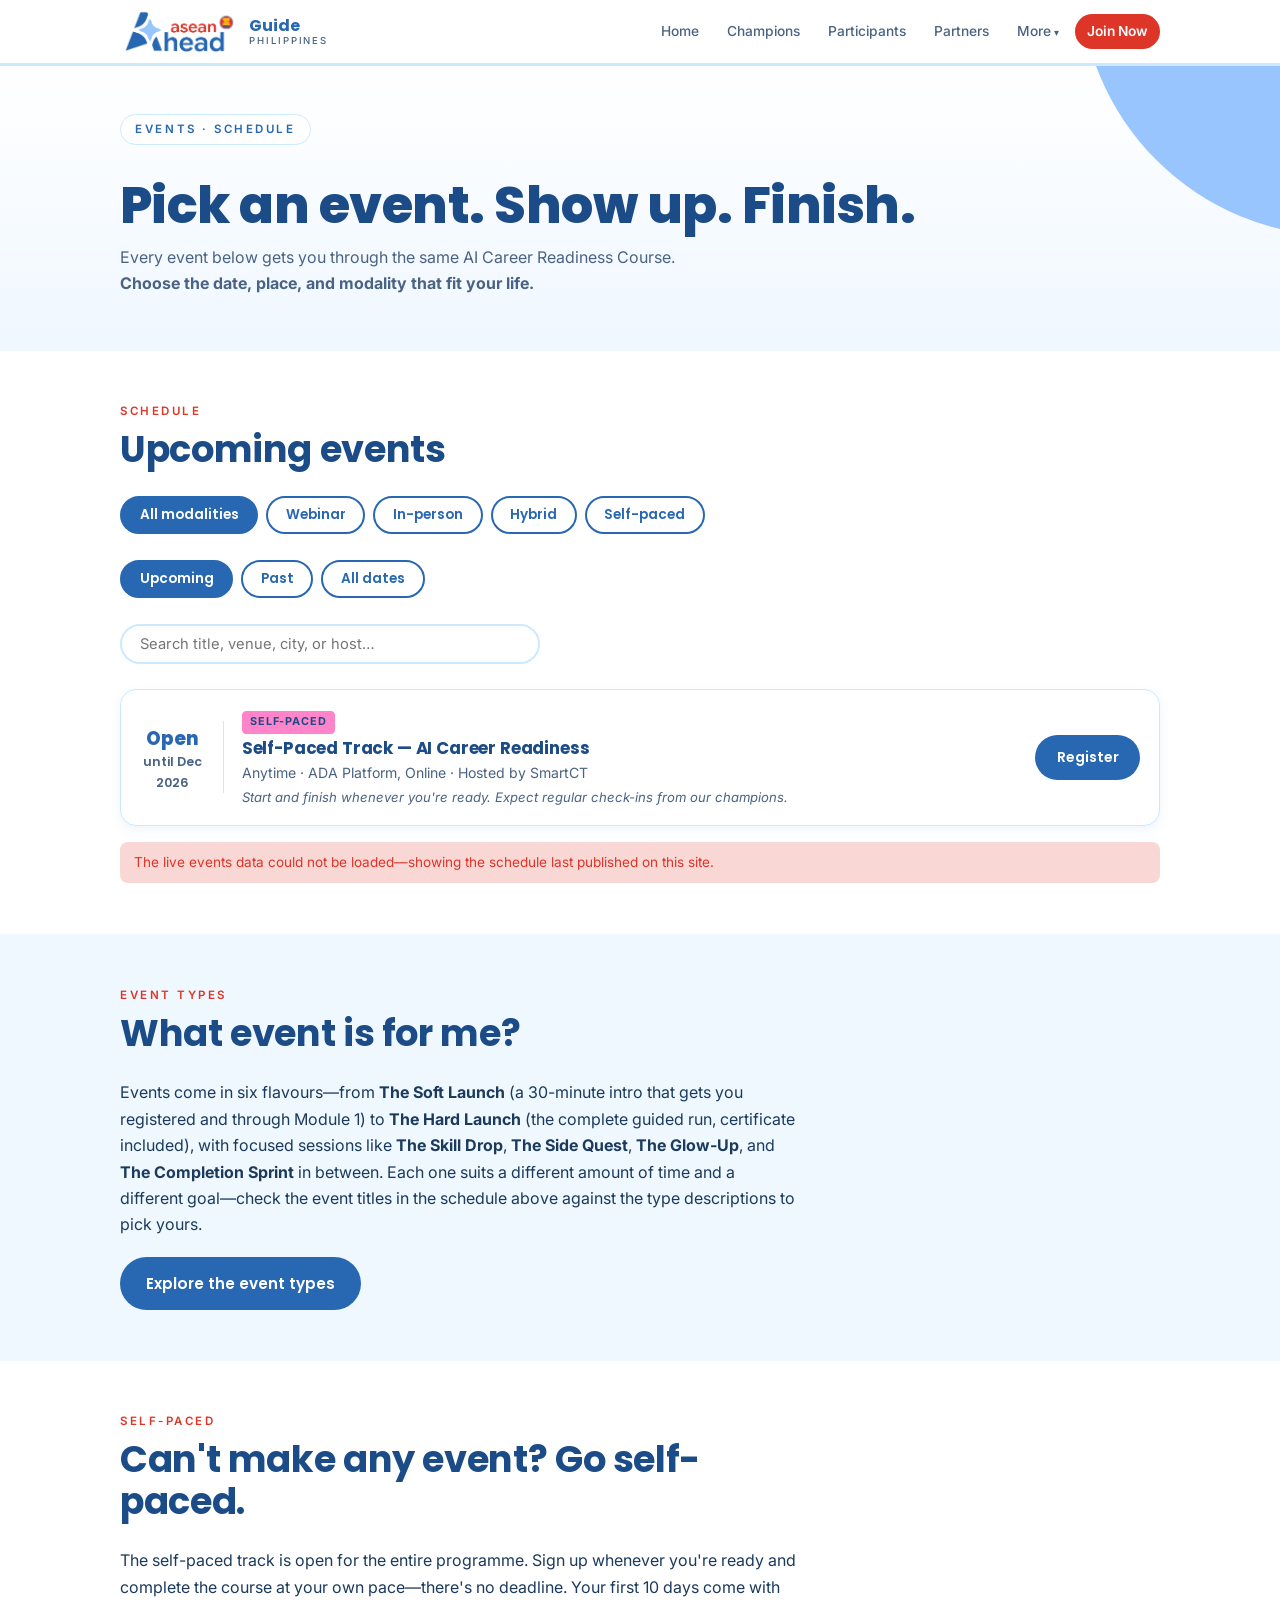
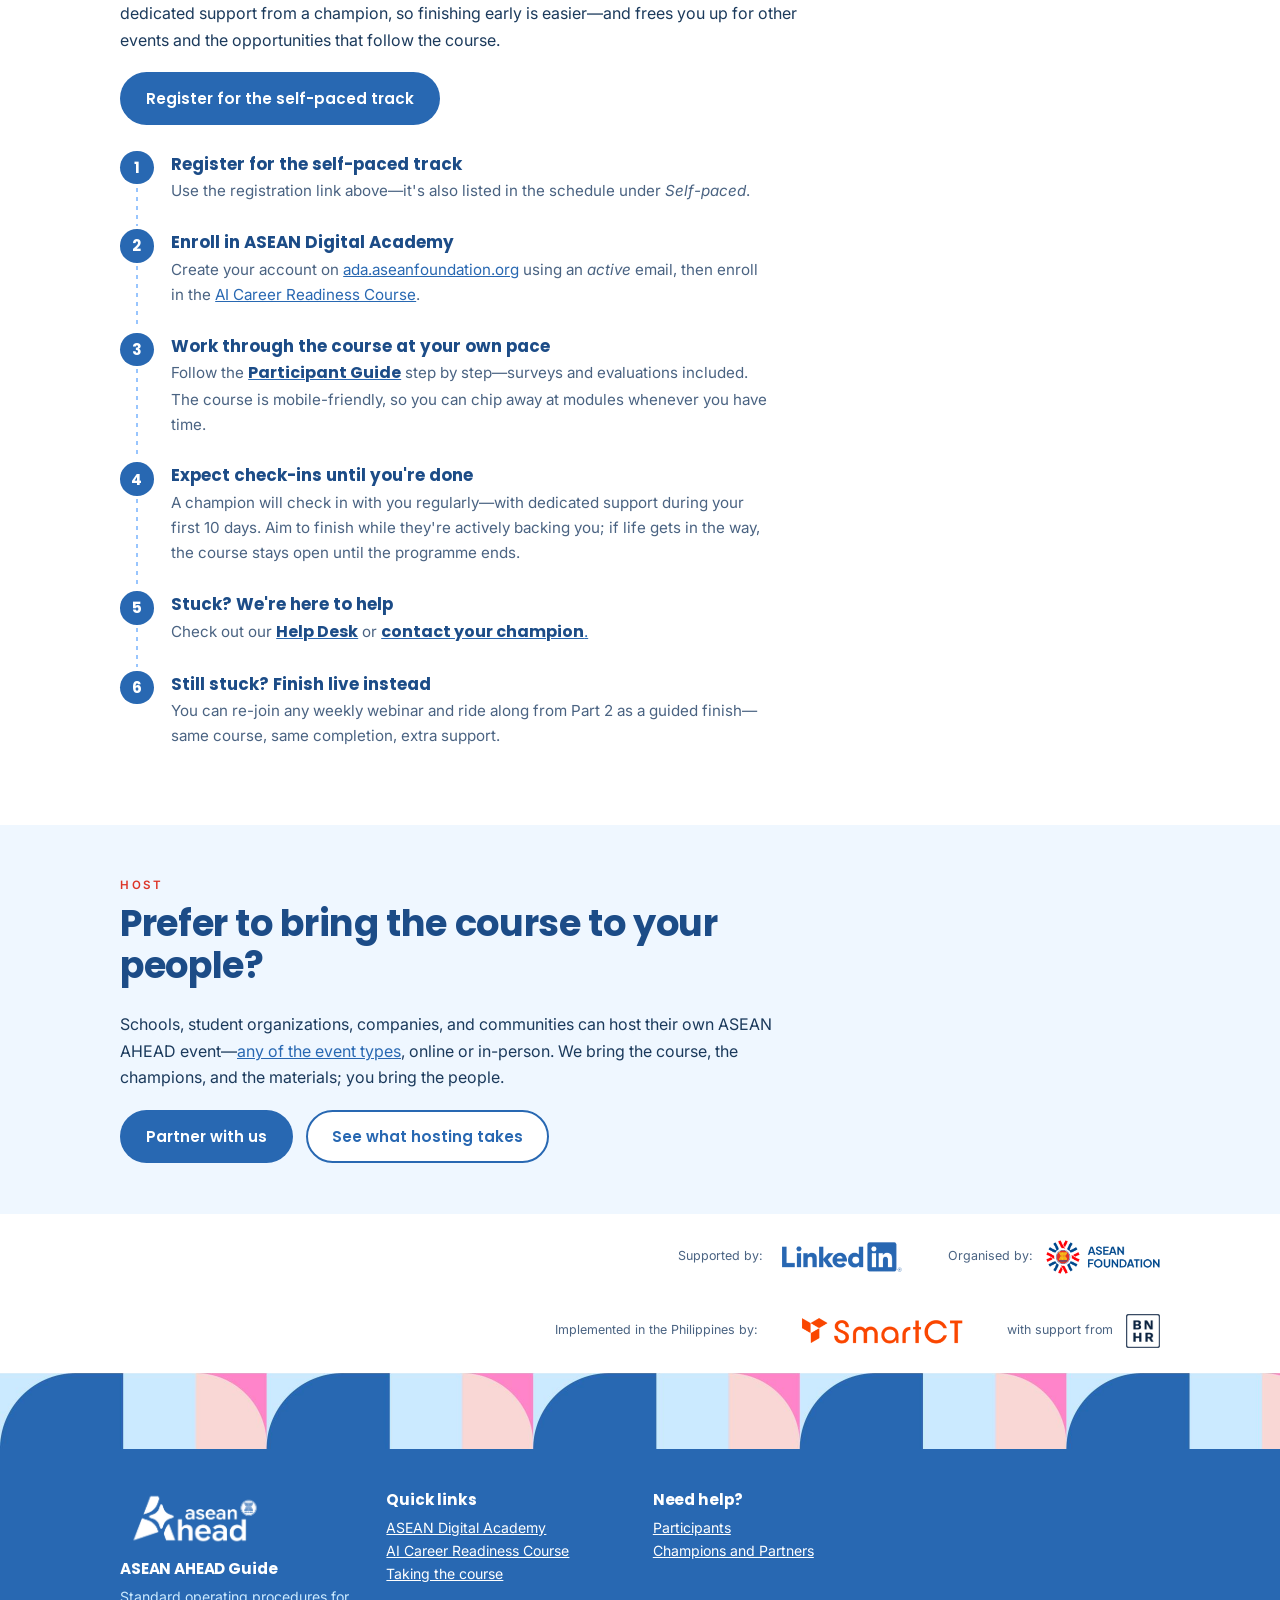
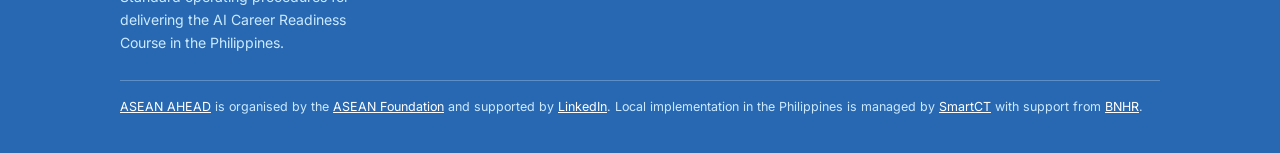
<file: join.html>
<!DOCTYPE html>
<html lang="en">
<head>
<meta charset="UTF-8">
<meta name="viewport" content="width=device-width, initial-scale=1.0">
<title>Join Now—ASEAN AHEAD Guide</title>
<meta name="description" content="Upcoming ASEAN AHEAD events in the Philippines—webinars, in-person runs, hybrid sessions, and the open self-paced track.">
<meta property="og:type" content="website">
<meta property="og:site_name" content="ASEAN AHEAD Guide">
<meta property="og:locale" content="en_PH">
<meta property="og:title" content="Join Now—ASEAN AHEAD Guide">
<meta property="og:description" content="Upcoming ASEAN AHEAD events in the Philippines—webinars, in-person runs, hybrid sessions, and the open self-paced track.">
<meta property="og:url" content="https://aseanahead.bnhr.xyz/join.html">
<meta property="og:image" content="https://aseanahead.bnhr.xyz/static/assets/img/og/og-join.png">
<meta property="og:image:width" content="1200">
<meta property="og:image:height" content="630">
<meta property="og:image:alt" content="ASEAN AHEAD card: Pick an event. Show up. Finish.">
<meta name="twitter:card" content="summary_large_image">
<link rel="icon" href="favicon.ico" sizes="48x48 32x32 16x16">
<link rel="apple-touch-icon" href="apple-touch-icon.png">
<link rel="stylesheet" href="static/assets/css/styles.css">
</head>
<body>

<header class="site-header">
  <div class="wrap">
    <a class="brand" href="index.html">
      <img class="brand-logo" src="static/assets/img/logo-asean-ahead-colour.png" alt="ASEAN Ahead">
      <span class="brand-text">Guide <small>Philippines</small></span>
    </a>
    <nav class="site-nav" aria-label="Main">
      <a href="index.html">Home</a>
      <a href="champions.html">Champions</a>
      <a href="participants.html">Participants</a>
      <a href="partners.html">Partners</a>
      <details class="nav-drop">
        <summary>More</summary>
        <div class="nav-drop-menu">
          <a href="resources.html">Resources</a>
          <a href="faq.html">FAQ</a>
          <a href="stories.html">Stories</a>
          <a href="resources.html#contacts">Contacts</a>
        </div>
      </details>
      <a class="nav-cta" href="join.html" aria-current="page">Join Now</a>
    </nav>
  </div>
</header>

<section class="page-hero tint-neutral">
  <div class="wrap">
    <span class="kicker">Events · Schedule</span>
    <h1>Pick an event. Show up. Finish.</h1>
    <p>Every event below gets you through the same AI Career Readiness Course.
       <strong>Choose the date, place, and modality that fit your life.</strong></p>
  </div>
</section>

<main>

<section>
  <div class="wrap">
    <p class="section-label" id="schedule">Schedule</p>
    <h2 class="section-title">Upcoming events</h2>

    <div class="filters" role="group" aria-label="Filter events by modality" id="modality-filters">
      <button type="button" data-filter="all" aria-pressed="true">All modalities</button>
      <button type="button" data-filter="Webinar" aria-pressed="false">Webinar</button>
      <button type="button" data-filter="In-person" aria-pressed="false">In-person</button>
      <button type="button" data-filter="Hybrid" aria-pressed="false">Hybrid</button>
      <button type="button" data-filter="Self-paced" aria-pressed="false">Self-paced</button>
    </div>
    <div class="filters" role="group" aria-label="Filter events by time" id="when-filters">
      <button type="button" data-filter="upcoming" aria-pressed="true">Upcoming</button>
      <button type="button" data-filter="past" aria-pressed="false">Past</button>
      <button type="button" data-filter="all" aria-pressed="false">All dates</button>
    </div>
    <input class="filter-search" type="search" id="event-search"
           placeholder="Search title, venue, city, or host…" aria-label="Search events">

    <div class="event-list" id="event-list" aria-live="polite"></div>
    <p class="event-empty" id="event-empty" hidden>No events match these filters —
       try widening them, or join the self-paced track below.</p>
    <p class="event-error" id="event-error" hidden></p>

  </div>
</section>

<section>
  <div class="wrap">
    <p class="section-label" id="event-types">Event types</p>
    <h2 class="section-title">What event is for me?</h2>
    <p class="prose" style="margin-bottom:1.2rem">
      Events come in six flavours—from <strong>The Soft Launch</strong> (a
      30-minute intro that gets you registered and through Module 1) to
      <strong>The Hard Launch</strong> (the complete guided run, certificate
      included), with focused sessions like <strong>The Skill Drop</strong>,
      <strong>The Side Quest</strong>, <strong>The Glow-Up</strong>, and
      <strong>The Completion Sprint</strong> in between. Each one suits a
      different amount of time and a different goal—check the event titles in
      the schedule above against the type descriptions to pick yours.
    </p>
    <div class="btn-row">
      <a class="btn btn-primary" href="event-types.html">Explore the event types</a>
    </div>
  </div>
</section>

<section>
  <div class="wrap">
    <p class="section-label" id="self-paced">Self-paced</p>
    <h2 class="section-title">Can't make any event? Go self-paced.</h2>
    <p class="prose" style="margin-bottom:1.2rem">
      The self-paced track is open for the entire programme. Sign up whenever you're ready and complete the
      course at your own pace—there's no deadline. Your first 10 days come with
      dedicated support from a champion, so finishing early is easier—and frees
      you up for other events and the opportunities that follow the course.
    </p>
    <div class="btn-row" id="selfpaced-cta" style="margin-bottom:1.6rem" hidden></div>
    <ol class="steps">
      <li>
        <strong>Register for the self-paced track</strong>
        <p>Use the registration link above—it's also listed in the schedule
           under <em>Self-paced</em>.</p>
      </li>
      <li>
        <strong>Enroll in ASEAN Digital Academy</strong>
        <p>Create your account on
           <a href="https://ada.aseanfoundation.org/">ada.aseanfoundation.org</a>
           using an <em>active</em> email, then enroll in the
           <a href="https://ada.aseanfoundation.org/course-detail/ai-career-readiness">AI Career Readiness Course</a>.</p>
      </li>
      <li>
        <strong>Work through the course at your own pace</strong>
        <p>Follow the <a href="participants.html#getting-started"><span class="strong-inline">Participant Guide</span></a> step by
           step—surveys and evaluations included. The course is mobile-friendly,
           so you can chip away at modules whenever you have time.</p>
      </li>
      <li>
        <strong>Expect check-ins until you're done</strong>
        <p>A champion will check in with you regularly—with dedicated support
           during your first 10 days. Aim to finish while they're actively
           backing you; if life gets in the way, the course stays open until
           the programme ends.</p>
      </li>
      <li>
        <strong>Stuck? We're here to help</strong>
        <p>Check out our <a href=faq.html><span class="strong-inline">Help Desk</span></a> or <a href="resources.html#contacts"><span class="strong-inline">contact your champion</span>.</a></p>
      </li>
      <li>
        <strong>Still stuck? Finish live instead</strong>
        <p>You can re-join any weekly webinar and ride along from Part 2 as a
           guided finish—same course, same completion, extra support.</p>
      </li>
    </ol>
  </div>
</section>

<section>
  <div class="wrap">
    <p class="section-label" id="host">Host</p>
    <h2 class="section-title">Prefer to bring the course to your people?</h2>
    <p class="prose" style="margin-bottom:1.2rem">
      Schools, student organizations, companies, and communities can host their
      own ASEAN AHEAD event—<a href="event-types.html">any of the event
      types</a>, online or in-person. We bring the course, the champions, and
      the materials; you bring the people.
    </p>
    <div class="btn-row">
      <a class="btn btn-primary" href="partners.html">Partner with us</a>
      <a class="btn btn-ghost-2" href="partners.html#the-bar-to-clear">See what hosting takes</a>
    </div>
  </div>
</section>

</main>

<div class="partner-bar">
  <div class="wrap">
    <span class="pb-group"><small>Supported by:</small>
      <img src="static/assets/img/logo-linkedin.png" alt="LinkedIn"></span>
    <span class="pb-group"><small>Organised by:</small>
      <img src="static/assets/img/logo-asean-foundation-colour.png" alt="ASEAN Foundation"></span>
    <span class="pb-group"><small>Implemented in the Philippines by:</small>
      <a href="https://smartct.org/" target="_blank" rel="noopener">
        <img src="static/assets/img/logo-smartct.png" alt="SmartCT"></a>
      <small>with support from</small>
      <a href="https://fb.com/bnhr.xyz" target="_blank" rel="noopener">
        <img src="static/assets/img/logo-bnhr.png" alt="BNHR"></a></span>
  </div>
</div>

<div class="geo-band" role="presentation"></div>

<footer class="site-footer">
  <div class="wrap">
    <div>
      <img class="footer-logo" src="static/assets/img/logo-asean-ahead-white.png" alt="">
      <h4>ASEAN AHEAD Guide</h4>
      <p>Standard operating procedures for delivering the AI Career Readiness
         Course in the Philippines.</p>
    </div>
    <div>
      <h4>Quick links</h4>
      <p>
        <a href="https://ada.aseanfoundation.org/">ASEAN Digital Academy</a><br>
        <a href="https://ada.aseanfoundation.org/course-detail/ai-career-readiness">AI Career Readiness Course</a><br>
        <a href="participants.html#getting-started">Taking the course</a>
      </p>
    </div>
    <div>
      <h4>Need help?</h4>
      <p>
        <a href="faq.html">Participants</a><br>
        <a href="resources.html#contacts">Champions and Partners</a>
      </p>
    </div>
    <p class="fine">
      <a href="https://ada.aseanfoundation.org/asean-ahead" target="_blank" rel="noopener">ASEAN AHEAD</a>
      is organised by the
      <a href="https://www.aseanfoundation.org/" target="_blank" rel="noopener">ASEAN Foundation</a>
      and supported by
      <a href="https://www.linkedin.com/" target="_blank" rel="noopener">LinkedIn</a>.
      Local implementation in the Philippines is managed by
      <a href="https://smartct.org/" target="_blank" rel="noopener">SmartCT</a>
      with support from
      <a href="https://fb.com/bnhr.xyz" target="_blank" rel="noopener">BNHR</a>.
    </p>
  </div>
</footer>

<script src="static/assets/js/events.js"></script>
<script>
(() => {
  const MODALITIES = Object.freeze({
    'Webinar':      { chip: 'chip-webinar' },
    'In-person':    { chip: 'chip-inperson' },
    'Hybrid':       { chip: 'chip-hybrid' },
    'Self-paced':   { chip: 'chip-selfpaced' },
  });
  // The columns the page uses. The header row of whichever CSV loads decides
  // where each one lives, so the sheet may reorder columns or carry extra
  // bookkeeping columns (e.g. id) without breaking parsing.
  const COLUMNS = ['date', 'time', 'title', 'modality', 'venue', 'city', 'host', 'register_url', 'notes'];

  // Minimal CSV parser with quoted-field support.
  function parseCSV(text) {
    const rows = [[]];
    let field = '', inQuotes = false;
    for (let i = 0; i < text.length; i++) {
      const c = text[i];
      if (inQuotes) {
        if (c === '"' && text[i + 1] === '"') { field += '"'; i++; }
        else if (c === '"') inQuotes = false;
        else field += c;
      } else if (c === '"') inQuotes = true;
      else if (c === ',') { rows.at(-1).push(field); field = ''; }
      else if (c === '\n') { rows.at(-1).push(field); field = ''; rows.push([]); }
      else if (c !== '\r') field += c;
    }
    rows.at(-1).push(field);
    return rows.filter(r => r.length > 1 || r[0].trim() !== '');
  }

  // A record either becomes a fully valid event or is rejected whole.
  // `at` maps each needed column name to its position in this CSV's header.
  function toEvent(record, at, width, lineNo) {
    if (record.length !== width)
      return { err: `line ${lineNo}: expected ${width} columns, got ${record.length}` };
    const e = Object.fromEntries(COLUMNS.map(k => [k, record[at[k]].trim()]));
    if (!/^\d{4}-\d{2}-\d{2}$/.test(e.date) || isNaN(Date.parse(e.date)))
      return { err: `line ${lineNo}: bad date "${e.date}" (need YYYY-MM-DD)` };
    if (!(e.modality in MODALITIES))
      return { err: `line ${lineNo}: bad modality "${e.modality}" (need ${Object.keys(MODALITIES).join(' | ')})` };
    if (!e.title) return { err: `line ${lineNo}: missing title` };
    return { event: e };
  }

  function buildEvents(csv) {
    const [header = [], ...records] = parseCSV(csv);
    const names = header.map(h => h.trim().toLowerCase());
    const missing = COLUMNS.filter(c => !names.includes(c));
    if (missing.length)
      return { events: [], errors: [`the header row is missing the ${missing.join(', ')} column${missing.length === 1 ? '' : 's'}`] };
    const at = Object.fromEntries(COLUMNS.map(c => [c, names.indexOf(c)]));
    const parsed = records.map((r, i) => toEvent(r, at, header.length, i + 2));
    return {
      events: parsed.filter(p => p.event).map(p => p.event)
        .sort((a, b) => a.date.localeCompare(b.date)),
      errors: parsed.filter(p => p.err).map(p => p.err),
    };
  }

  let events = [];

  const state = { modality: 'all', when: 'upcoming', q: '' };
  const list = document.getElementById('event-list');
  const empty = document.getElementById('event-empty');

  const esc = s => s.replace(/[&<>"']/g,
    c => ({'&':'&amp;','<':'&lt;','>':'&gt;','"':'&quot;',"'":'&#39;'}[c]));

  function matches(e) {
    const today = new Date().toISOString().slice(0, 10);
    if (state.modality !== 'all' && e.modality !== state.modality) return false;
    if (state.when === 'upcoming' && e.date < today) return false;
    if (state.when === 'past' && e.date >= today) return false;
    const q = state.q.trim().toLowerCase();
    return !q || [e.title, e.venue, e.city, e.host].join(' ').toLowerCase().includes(q);
  }

  function render() {
    const shown = events.filter(matches);
    empty.hidden = shown.length > 0;
    list.innerHTML = shown.map(e => {
      const d = new Date(e.date + 'T00:00:00');
      const day = d.toLocaleDateString('en-PH', { day: 'numeric' });
      const mon = d.toLocaleDateString('en-PH', { month: 'short', year: 'numeric' });
      const wkd = d.toLocaleDateString('en-PH', { weekday: 'long' });
      // Self-paced rows are open-ended: their date is the programme end date.
      const selfPaced = e.modality === 'Self-paced';
      const dateBlock = selfPaced
        ? `<span class="num open">Open</span><span class="mon">until ${mon}</span>`
        : `<span class="num">${day}</span><span class="mon">${mon}</span>`;
      const when = selfPaced ? esc(e.time) : `${wkd} · ${esc(e.time)}`;
      return `
      <article class="event-row">
        <div class="event-date">${dateBlock}</div>
        <div class="event-body">
          <span class="chip ${MODALITIES[e.modality].chip}">${e.modality}</span>
          <h3>${esc(e.title)}</h3>
          <p class="event-meta">${when} · ${esc(e.venue)}, ${esc(e.city)}
             · Hosted by ${esc(e.host)}</p>
          ${e.notes ? `<p class="event-notes">${esc(e.notes)}</p>` : ''}
        </div>
        <div class="event-action">${e.register_url
          ? `<a class="btn btn-primary" href="${esc(e.register_url)}" target="_blank" rel="noopener">Register</a>`
          : `<span class="event-tba">Registration TBA</span>`}</div>
      </article>`;
    }).join('');
  }

  function selectFilter(groupId, key, value) {
    const buttons = document.querySelectorAll(`#${groupId} button`);
    const target = [...buttons].find(b => b.dataset.filter === value);
    if (!target) return false;           // unknown value: leave the default alone
    buttons.forEach(b => b.setAttribute('aria-pressed', String(b === target)));
    state[key] = value;
    return true;
  }

  function wireFilters(groupId, key) {
    document.querySelectorAll(`#${groupId} button`).forEach(btn =>
      btn.addEventListener('click', () => {
        selectFilter(groupId, key, btn.dataset.filter);
        render();
      }));
  }
  wireFilters('modality-filters', 'modality');
  wireFilters('when-filters', 'when');

  // Deep links from other pages, e.g. index.html's "Ways to join" cards:
  // join.html#Webinar preselects that modality, and #upcoming/#past/#all-dates
  // preselect a time filter ('all-dates' avoids the '#all' modality collision).
  // Tokens combine with '+', e.g. join.html#Self-paced+all-dates. Only the
  // filter values that actually exist as buttons can be selected, so a stale
  // hash is a no-op.
  const WHEN_HASHES = { upcoming: 'upcoming', past: 'past', 'all-dates': 'all' };
  const applyHash = () => {
    const applied = decodeURIComponent(location.hash.slice(1)).split('+')
      .filter(token =>
        selectFilter('modality-filters', 'modality', token) ||
        (token in WHEN_HASHES && selectFilter('when-filters', 'when', WHEN_HASHES[token])));
    if (applied.length) render();
  };
  window.addEventListener('hashchange', applyHash);

  document.getElementById('event-search').addEventListener('input', e => {
    state.q = e.target.value;
    render();
  });

  // Show a source's events: the list itself, the self-paced Register button
  // (generated from the Self-paced row so the link lives in exactly one
  // place), and any row errors. Filter state survives repaints untouched.
  function show(built, name) {
    events = built.events;

    const selfPaced = events.findLast(e => e.modality === 'Self-paced' && e.register_url);
    const cta = document.getElementById('selfpaced-cta');
    cta.hidden = !selfPaced;
    cta.innerHTML = selfPaced ? `<a class="btn btn-primary" href="${esc(selfPaced.register_url)}"
      target="_blank" rel="noopener">Register for the self-paced track</a>` : '';

    const el = document.getElementById('event-error');
    el.hidden = !built.errors.length;
    el.textContent = built.errors.length
      ? `${built.errors.length} event entr${built.errors.length === 1 ? 'y' : 'ies'} in ${name} could not be read and ${built.errors.length === 1 ? 'is' : 'are'} not shown—${built.errors.join('; ')}.`
      : '';

    render();
  }

  // The bundled CSV paints synchronously, so the schedule is never blank; the
  // data repo's usually fresher copy (kept at most ~20 minutes behind the
  // source sheet) then repaints over it. That async writer renders only
  // validated data, so a failed or unusable response never clears the
  // schedule already on screen.
  show(buildEvents(window.EVENTS_CSV ?? ''), 'events.js');
  applyHash();
  if (window.EVENTS_SOURCE === 'repo') {
    (async () => {
      const res = await fetch(window.EVENTS_DATA_URL);
      if (!res.ok) throw new Error(`HTTP ${res.status}`);
      const built = buildEvents(await res.text());
      if (!built.events.length) throw new Error('no usable data');
      show(built, 'the events data');
    })().catch(() => {
      const el = document.getElementById('event-error');
      el.textContent = [el.textContent, 'The live events data could not be loaded—showing the schedule last published on this site.'].filter(Boolean).join(' ');
      el.hidden = false;
    });
  }
})();
</script>

</body>
</html>
</file>
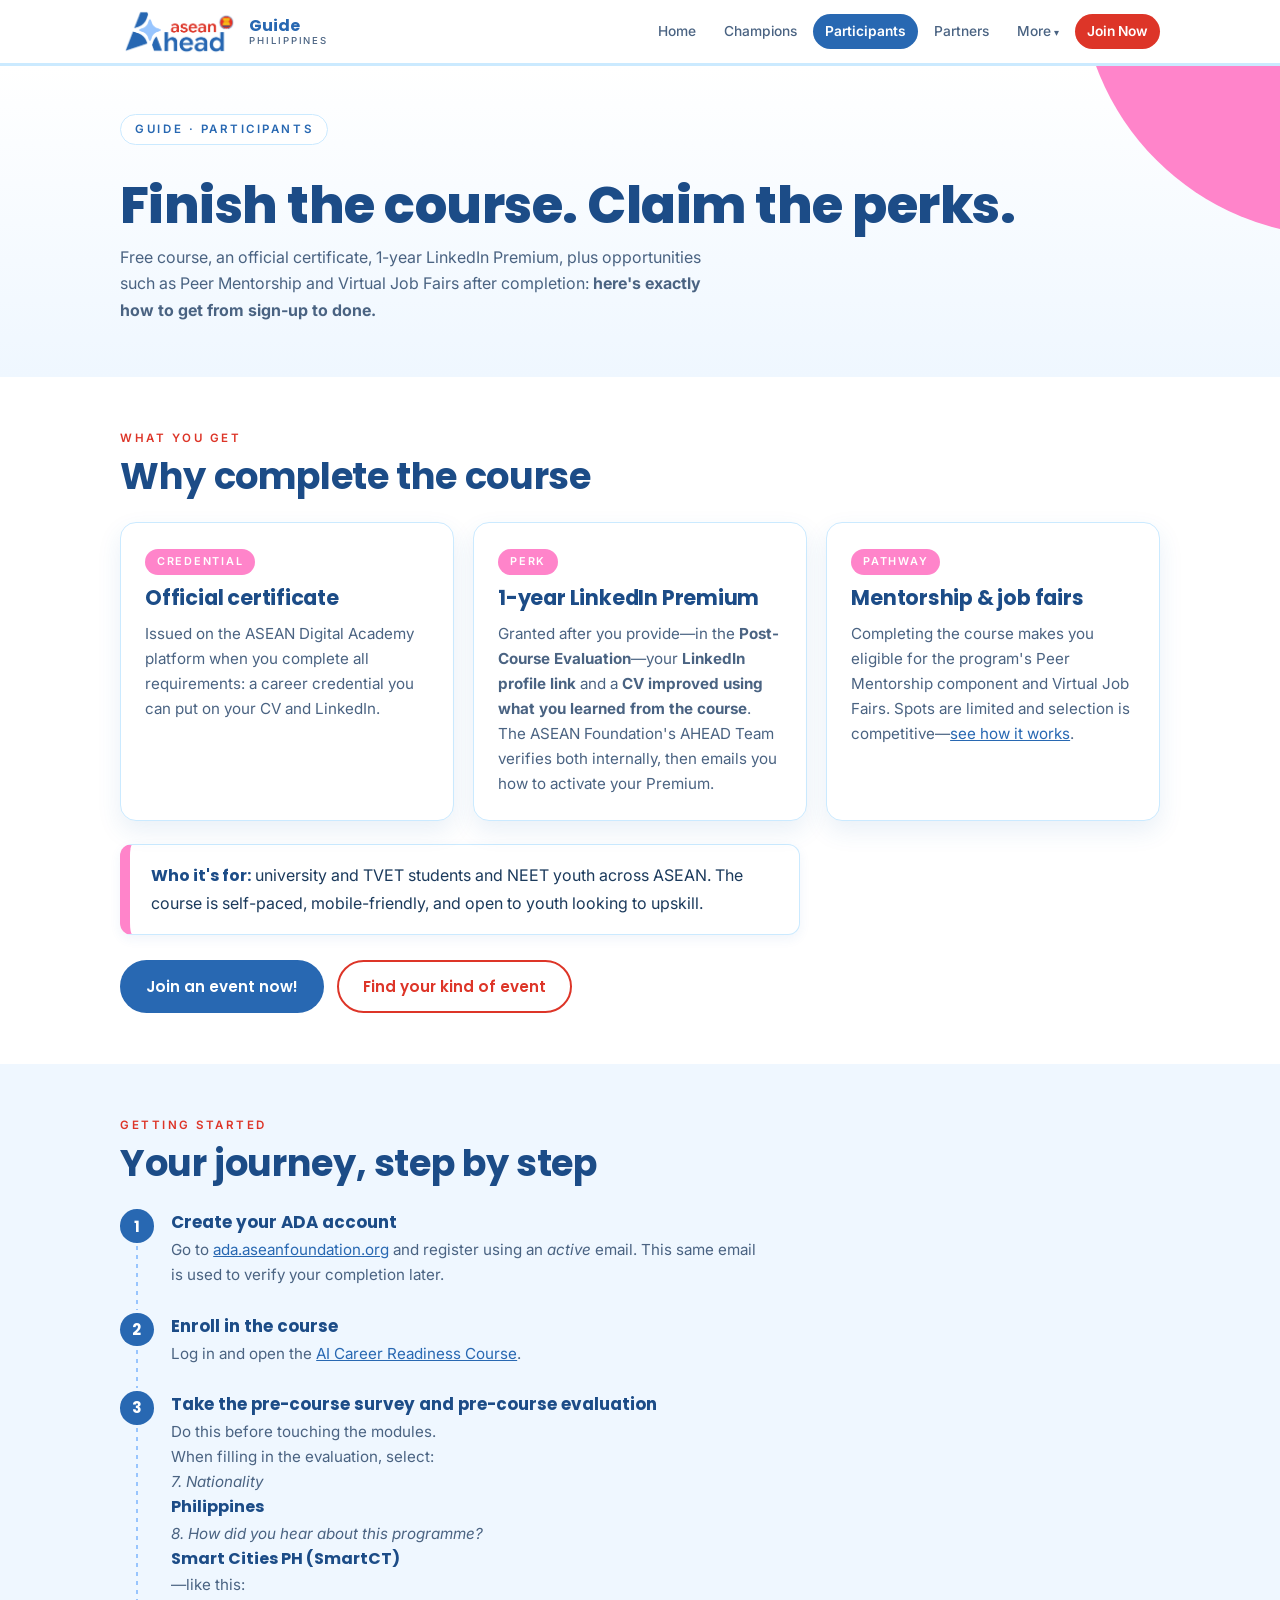
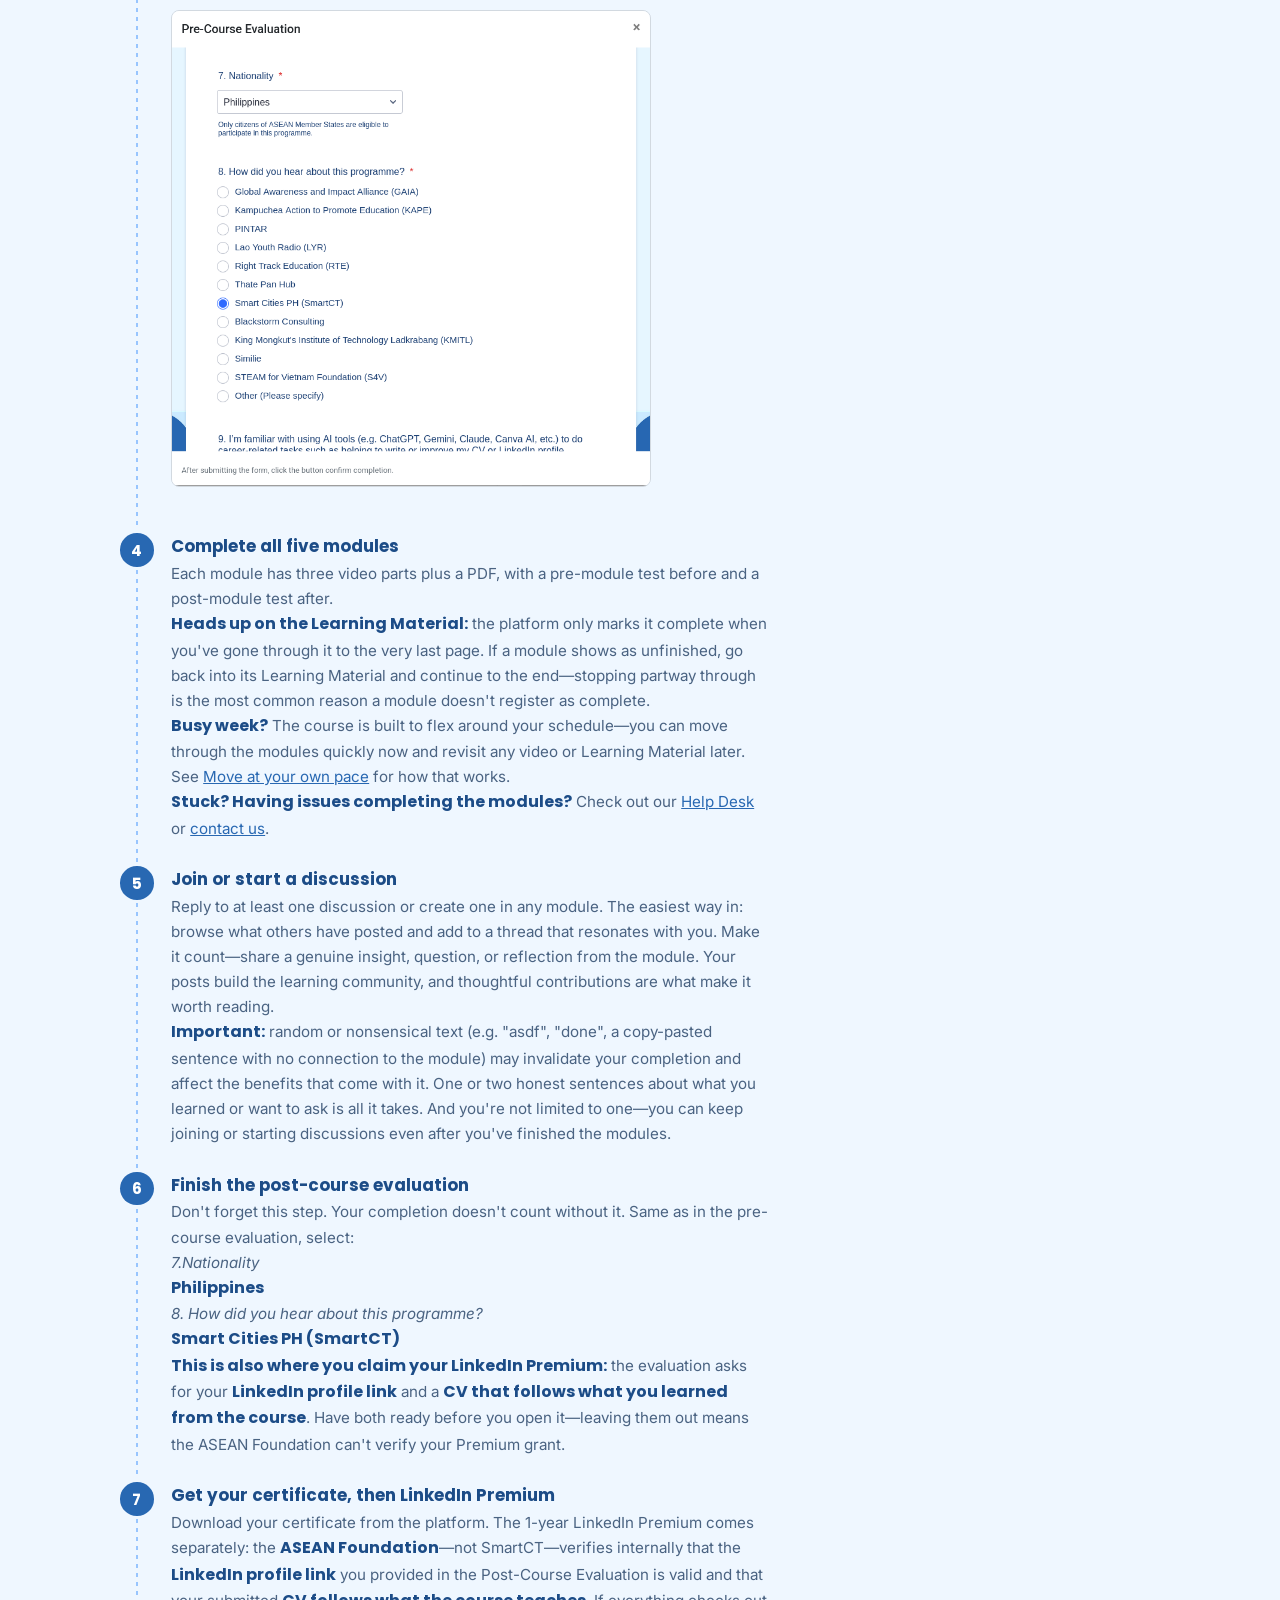
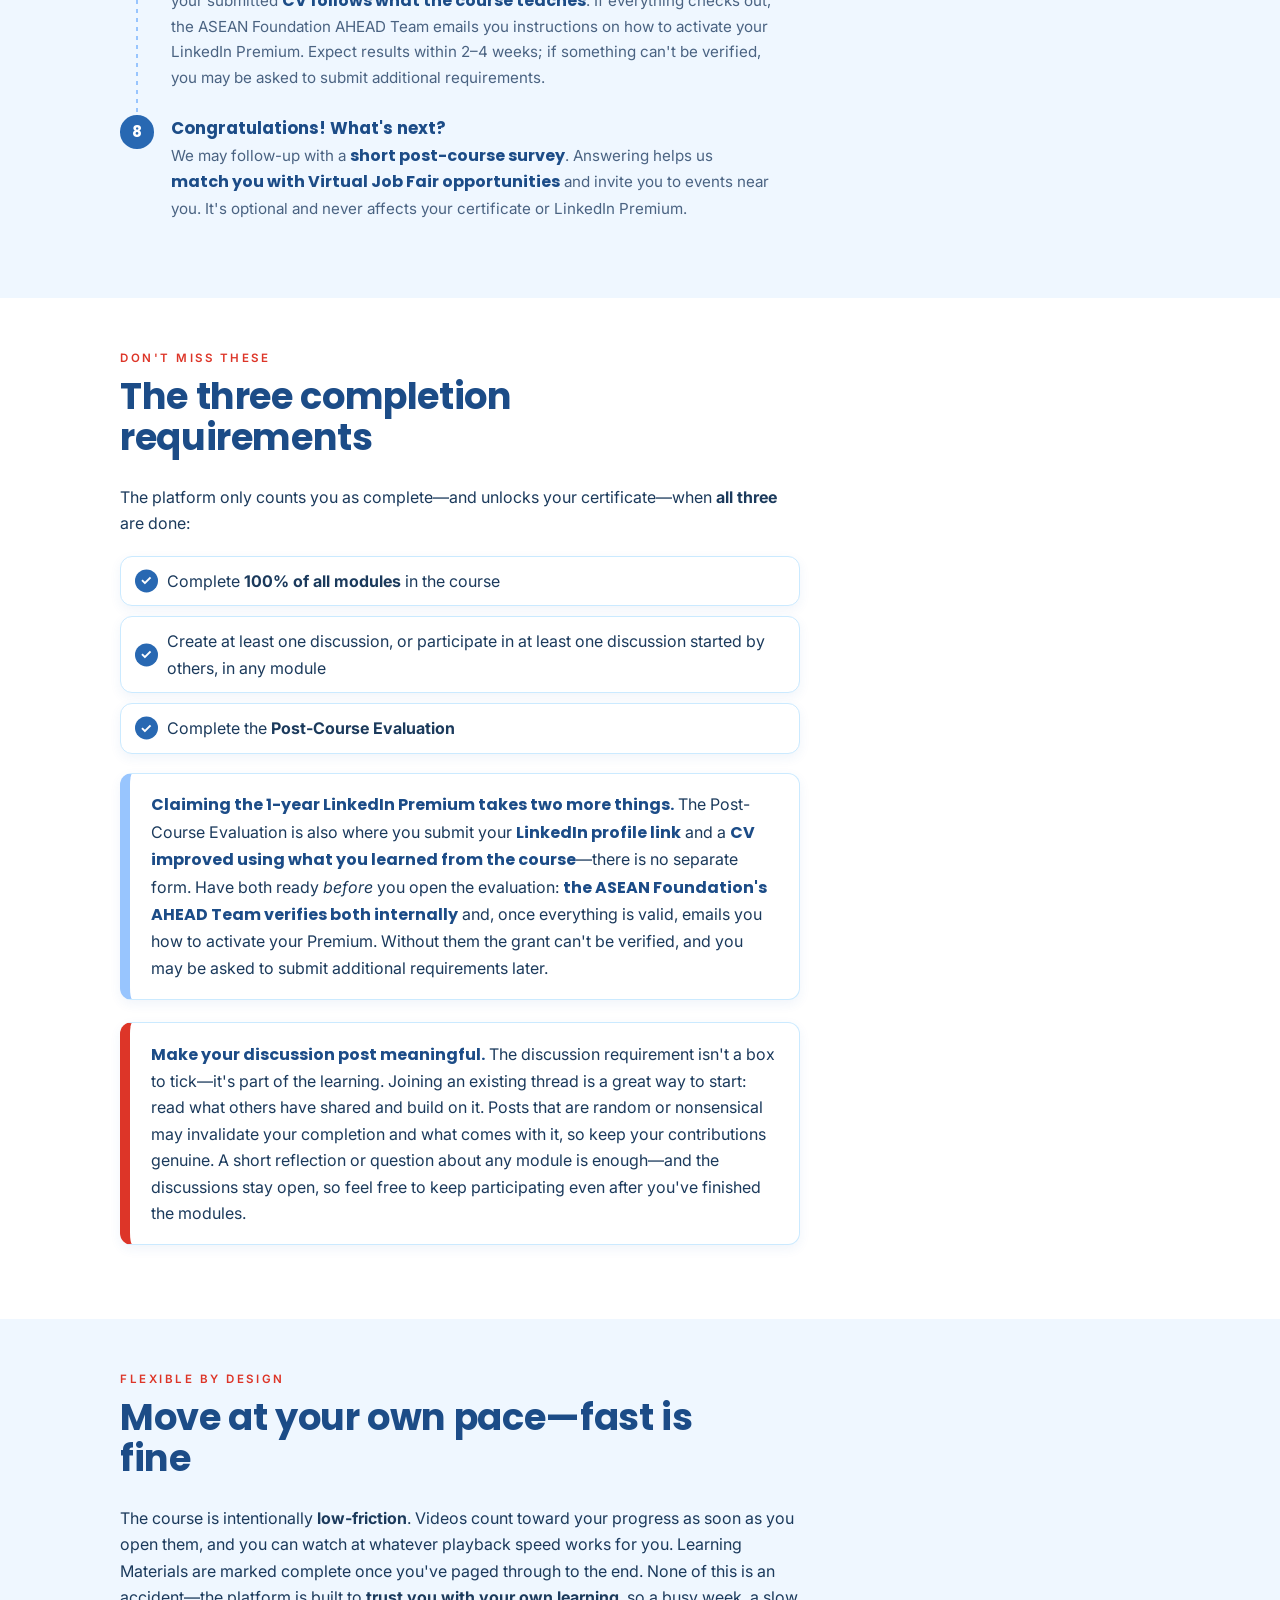
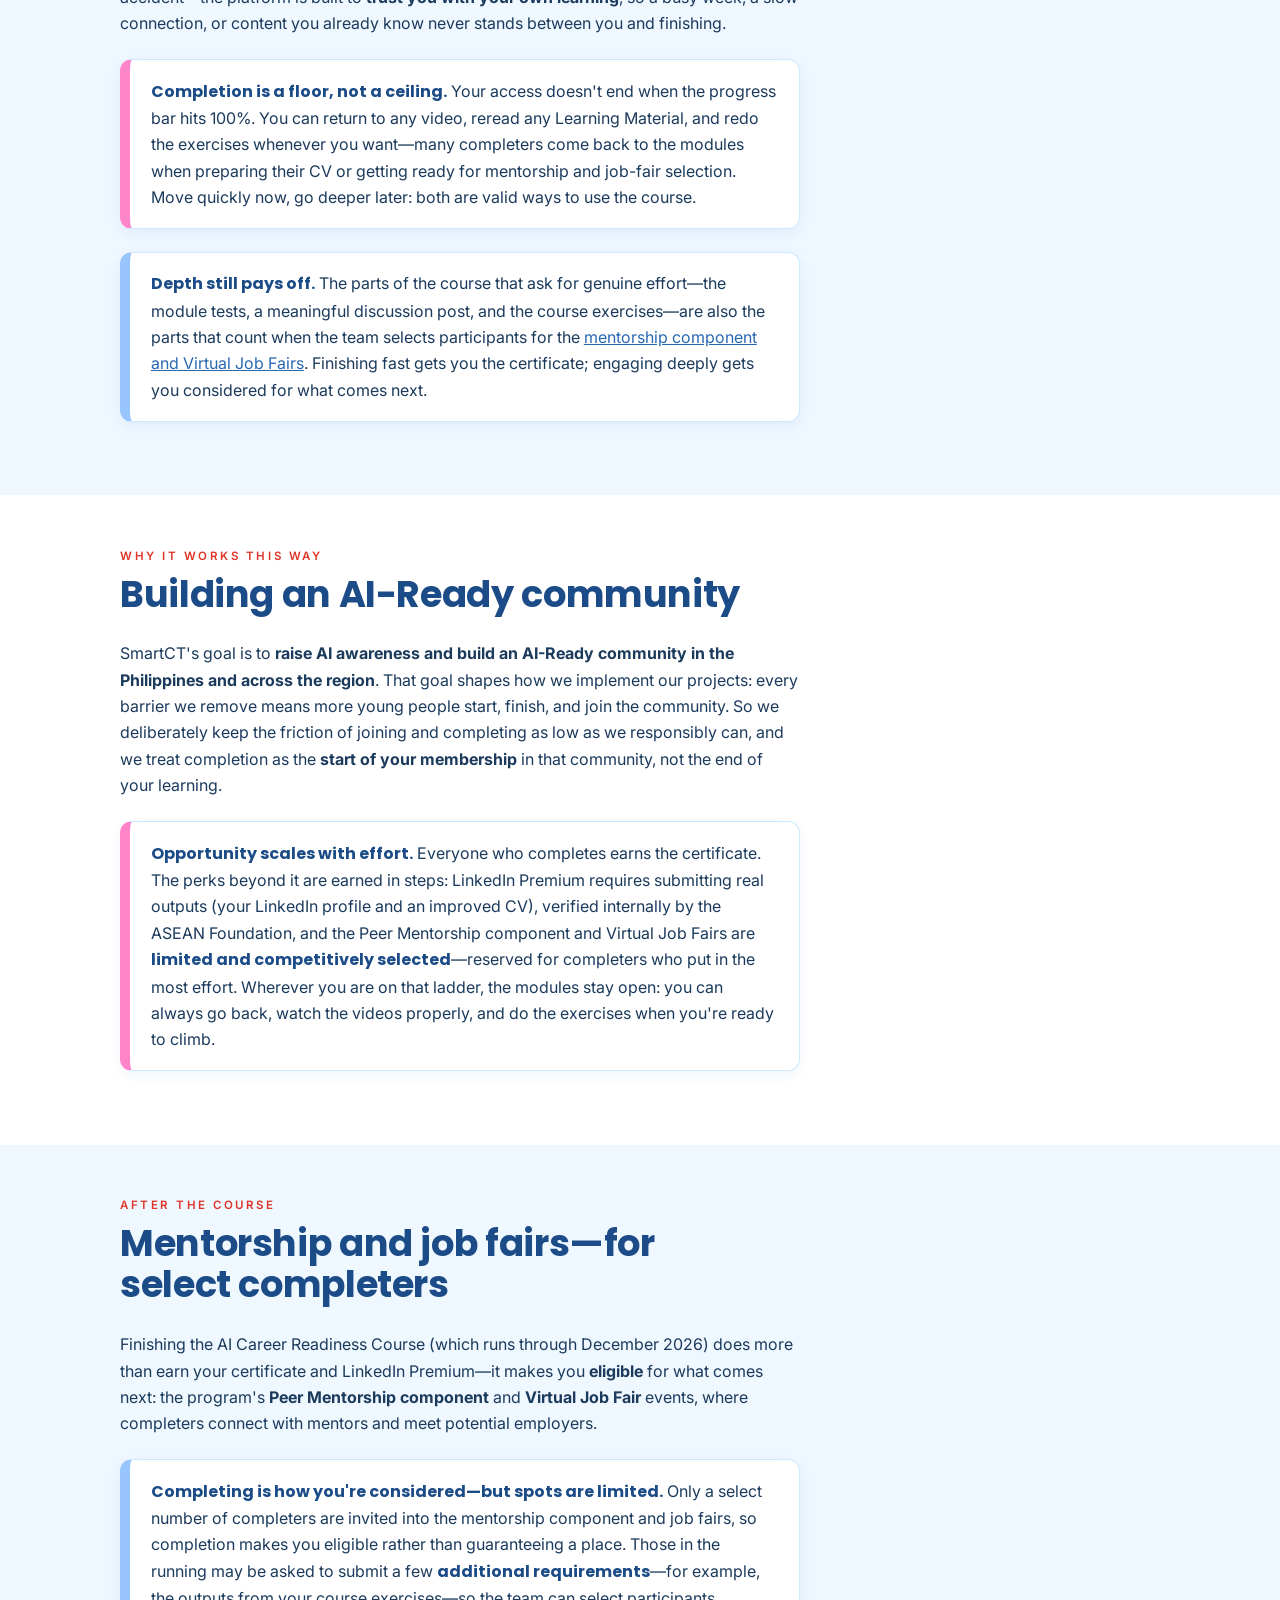
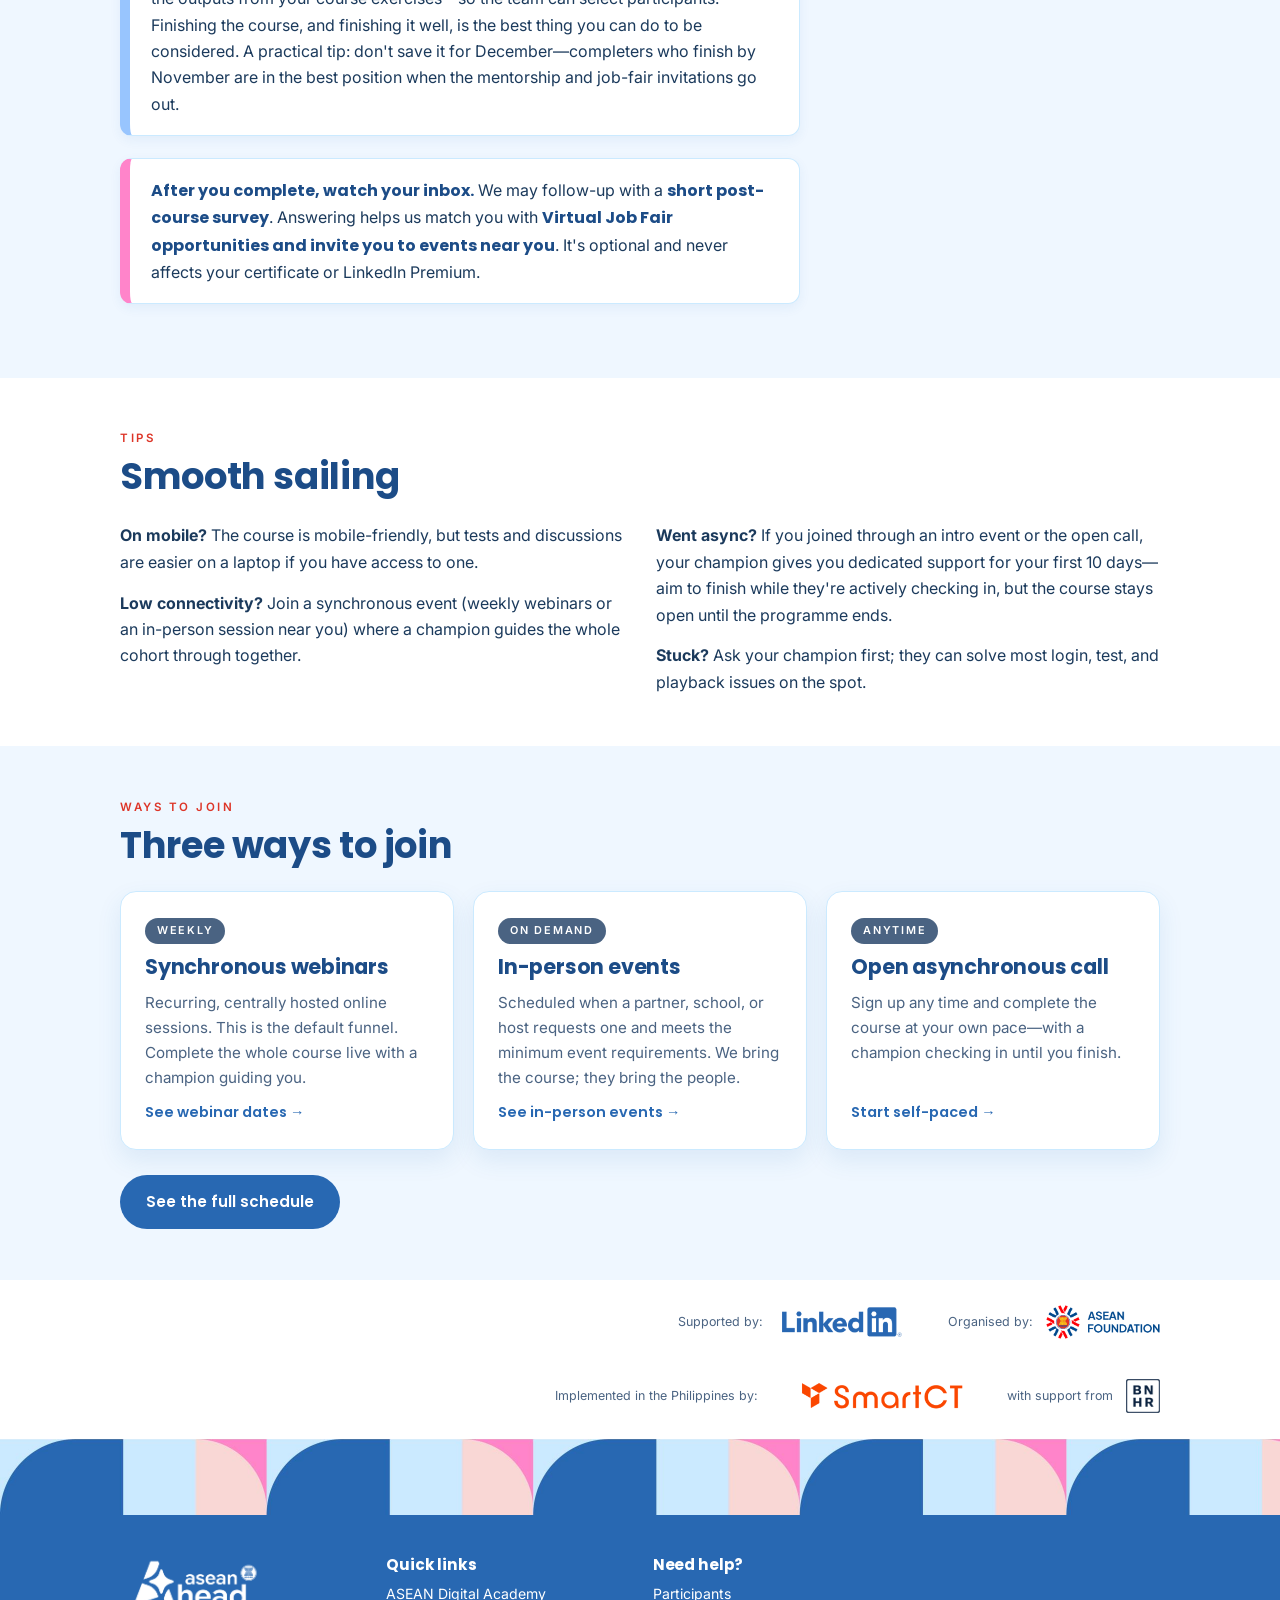
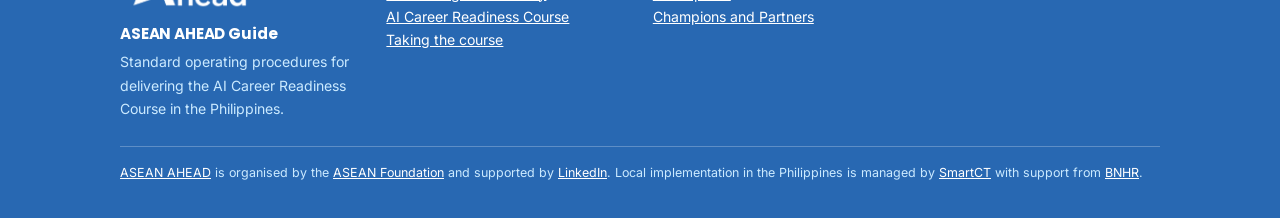
<file: participants.html>
<!DOCTYPE html>
<html lang="en">
<head>
<meta charset="UTF-8">
<meta name="viewport" content="width=device-width, initial-scale=1.0">
<title>Participant Guide—ASEAN AHEAD Guide</title>
<meta name="description" content="How to register, complete the AI Career Readiness Course, and claim your certificate and 1-year LinkedIn Premium. PLUS post-completion opportunities such as Peer Mentorship and Virtual Job Fairs.">
<meta property="og:type" content="website">
<meta property="og:site_name" content="ASEAN AHEAD Guide">
<meta property="og:locale" content="en_PH">
<meta property="og:title" content="Participant Guide—ASEAN AHEAD Guide">
<meta property="og:description" content="How to register, complete the AI Career Readiness Course, and claim your certificate and 1-year LinkedIn Premium. PLUS post-completion opportunities such as Peer Mentorship and Virtual Job Fairs">
<meta property="og:url" content="https://aseanahead.bnhr.xyz/participants.html">
<meta property="og:image" content="https://aseanahead.bnhr.xyz/static/assets/img/og/og-participants.png">
<meta property="og:image:width" content="1200">
<meta property="og:image:height" content="630">
<meta property="og:image:alt" content="ASEAN AHEAD card: Finish the course. Claim the perks.">
<meta name="twitter:card" content="summary_large_image">
<link rel="icon" href="favicon.ico" sizes="48x48 32x32 16x16">
<link rel="apple-touch-icon" href="apple-touch-icon.png">
<link rel="stylesheet" href="static/assets/css/styles.css">
</head>
<body>

<header class="site-header">
  <div class="wrap">
    <a class="brand" href="index.html">
      <img class="brand-logo" src="static/assets/img/logo-asean-ahead-colour.png" alt="ASEAN Ahead">
      <span class="brand-text">Guide <small>Philippines</small></span>
    </a>
    <nav class="site-nav" aria-label="Main">
      <a href="index.html">Home</a>
      <a href="champions.html">Champions</a>
      <a href="participants.html" aria-current="page">Participants</a>
      <a href="partners.html">Partners</a>
      <details class="nav-drop">
        <summary>More</summary>
        <div class="nav-drop-menu">
          <a href="resources.html">Resources</a>
          <a href="faq.html">FAQ</a>
          <a href="stories.html">Stories</a>
          <a href="resources.html#contacts">Contacts</a>
        </div>
      </details>
      <a class="nav-cta" href="join.html">Join Now</a>
    </nav>
  </div>
</header>

<section class="page-hero tint-participants">
  <div class="wrap">
    <span class="kicker">Guide · Participants</span>
    <h1>Finish the course. Claim the perks.</h1>
    <p>Free course, an official certificate, 1-year LinkedIn Premium, plus opportunities such as Peer Mentorship and Virtual Job Fairs after completion: <strong>here's exactly how to get from sign-up to done.</strong></p>
  </div>
</section>

<main>

<section>
  <div class="wrap">
    <p class="section-label" id="what-you-get">What you get</p>
    <h2 class="section-title">Why complete the course</h2>
    <div class="card-grid">
      <div class="card">
        <span class="chip chip-participants">Credential</span>
        <h3>Official certificate</h3>
        <p>Issued on the ASEAN Digital Academy platform when you complete all
           requirements: a career credential you can put on your CV and LinkedIn.</p>
      </div>
      <div class="card">
        <span class="chip chip-participants">Perk</span>
        <h3>1-year LinkedIn Premium</h3>
        <p>Granted after you provide—in the <strong>Post-Course
           Evaluation</strong>—your <strong>LinkedIn profile link</strong> and a
           <strong>CV improved using what you learned from the course</strong>.
           The ASEAN Foundation's AHEAD Team verifies both internally, then
           emails you how to activate your Premium.</p>
      </div>
      <div class="card">
        <span class="chip chip-participants">Pathway</span>
        <h3>Mentorship &amp; job fairs</h3>
        <p>Completing the course makes you eligible for the program's Peer
           Mentorship component and Virtual Job Fairs. Spots are limited and
           selection is competitive—<a href="#after-the-course">see how it
           works</a>.</p>
      </div>
    </div>
    <div class="callout teal">
      <strong>Who it's for:</strong> university and TVET students and NEET youth
      across ASEAN. The course is self-paced, mobile-friendly, and open to youth looking to upskill.
    </div>
    <div class="btn-row" style="margin-top:1.6rem">
      <a class="btn btn-primary" href="join.html" data-tooltip="See the upcoming webinars, in-person events, and the open self-paced track.">Join an event now!</a>
      <a class="btn btn-ghost-1" href="event-types.html" data-tooltip="Explore the six event formats—from a 30-minute intro to a full guided run.">Find your kind of event</a>
    </div>
  </div>
</section>

<section>
  <div class="wrap">
    <p class="section-label" id="getting-started">Getting started</p>
    <h2 class="section-title">Your journey, step by step</h2>
    <ol class="steps">
      <li>
        <strong>Create your ADA account</strong>
        <p>Go to <a href="https://ada.aseanfoundation.org/">ada.aseanfoundation.org</a>
           and register using an <em>active</em> email. This same email is used to
           verify your completion later.</p>
      </li>
      <li>
        <strong>Enroll in the course</strong>
        <p>Log in and open the
           <a href="https://ada.aseanfoundation.org/course-detail/ai-career-readiness">AI Career Readiness Course</a>.</p>
      </li>
      <li>
        <strong>Take the pre-course survey and pre-course evaluation</strong>
        <p>Do this before touching the modules.</p>
        <p>When filling in the evaluation, select: 
           <br><em>7. Nationality</em><br><span class="strong-inline">Philippines</span>
           <br><em>8. How did you hear about this programme?</em>
           <br><span class="strong-inline">Smart Cities PH (SmartCT)</span><br>—like this:</p>
        <figure style="margin:0.8rem 0">
          <img src="static/assets/img/pre-course-smartct.png"
               alt="Pre-Course Evaluation form with Nationality set to Philippines and Smart Cities PH (SmartCT) selected"
               style="max-width:480px;width:100%;border:1px solid rgba(0,0,0,.12);border-radius:8px">
        </figure>
      </li>
      <li>
        <strong>Complete all five modules</strong>
        <p>Each module has three video parts plus a PDF, with a pre-module test
           before and a post-module test after.</p>
        <p><span class="strong-inline">Heads up on the Learning Material:</span> the platform only
           marks it complete when you've gone through it to the very last
           page. If a module shows as unfinished, go back into its Learning
           Material and continue to the end—stopping partway through is the
           most common reason a module doesn't register as complete.</p>
        <p><span class="strong-inline">Busy week?</span> The course is built to
           flex around your schedule—you can move through the modules quickly
           now and revisit any video or Learning Material later. See
           <a href="#fast-track">Move at your own pace</a> for how that works.</p>
        <p><span class="strong-inline">Stuck? Having issues completing the modules?</span> Check out our <a href="faq.html#help-desk">Help Desk</a> or <a href="faq.html#contact-us">contact us</a>.</p>
      </li>
      <li>
        <strong>Join or start a discussion</strong>
        <p>Reply to at least one discussion or create one in any module. The
           easiest way in: browse what others have posted and add to a thread
           that resonates with you. Make it count—share a genuine insight,
           question, or reflection from the module. Your posts build the
           learning community, and thoughtful contributions are what make it
           worth reading.</p>
        <p><span class="strong-inline">Important:</span> random or nonsensical text (e.g.
           "asdf", "done", a copy-pasted sentence with no connection to the
           module) may invalidate your completion and affect the benefits
           that come with it. One or two honest sentences about what you
           learned or want to ask is all it takes. And you're not limited to
           one—you can keep joining or starting discussions even after you've
           finished the modules.</p>
      </li>
      <li>
        <strong>Finish the post-course evaluation</strong>
        <p>Don't forget this step. Your completion doesn't count
           without it. Same as in the pre-course evaluation, select:
           <br><em>7.Nationality</em>
           <br><span class="strong-inline">Philippines</span>
           <br><em>8. How did you hear about this programme?</em>
           <br><span class="strong-inline">Smart Cities PH (SmartCT)</span></p>
        <p><span class="strong-inline">This is also where you claim your
           LinkedIn Premium:</span> the evaluation asks for your
           <strong class="strong-inline">LinkedIn profile link</strong> and a <strong class="strong-inline">CV that follows
           what you learned from the course</strong>. Have both ready
           before you open it—leaving them out means the ASEAN Foundation
           can't verify your Premium grant.</p>
      </li>
      <li>
        <strong>Get your certificate, then LinkedIn Premium</strong>
        <p>Download your certificate from the platform. The 1-year LinkedIn
           Premium comes separately: the <strong class="strong-inline">ASEAN Foundation</strong>—not
           SmartCT—verifies internally that the <strong class="strong-inline">LinkedIn profile
           link</strong> you provided in the Post-Course Evaluation is valid
           and that your submitted <strong class="strong-inline">CV follows what the course
           teaches</strong>. If everything checks out, the ASEAN Foundation
           AHEAD Team emails you instructions on how to activate your LinkedIn
           Premium. Expect results within 2–4 weeks; if something can't be
           verified, you may be asked to submit additional requirements.</p>
      </li><li>
        <strong>Congratulations! What's next?</strong>
        <p>We may follow-up with a <span class="strong-inline">short post-course survey</span>. Answering helps us <span class="strong-inline">match you with Virtual Job Fair opportunities</span> and invite you to events near you. It's optional and never affects your certificate or LinkedIn Premium.</p>
      </li>
    </ol>
  </div>
</section>

<section>
  <div class="wrap">
    <p class="section-label" id="dont-miss-these">Don't miss these</p>
    <h2 class="section-title">The three completion requirements</h2>
    <p class="prose" style="margin-bottom:1.2rem">
      The platform only counts you as complete—and unlocks your certificate—when <strong>all three</strong> are done:
    </p>
    <ul class="checklist">
      <li>Complete <strong>100% of all modules</strong> in the course</li>
      <li>Create at least one discussion, or participate in at least one
          discussion started by others, in any module</li>
      <li>Complete the <strong>Post-Course Evaluation</strong></li>
    </ul>
    <div class="callout gold" style="margin-top:1.2rem">
      <strong>Claiming the 1-year LinkedIn Premium takes two more things.</strong>
      The Post-Course Evaluation is also where you submit your
      <strong>LinkedIn profile link</strong> and a <strong>CV improved using
      what you learned from the course</strong>—there is no separate form.
      Have both ready <em>before</em> you open the evaluation: <strong class="strong-inline">the ASEAN
      Foundation's AHEAD Team verifies both internally</strong> and, once everything
      is valid, emails you how to activate your Premium. Without them the
      grant can't be verified, and you may be asked to submit additional
      requirements later.
    </div>
    <div class="callout coral" style="margin-top:1.2rem">
      <strong>Make your discussion post meaningful.</strong> The discussion
      requirement isn't a box to tick—it's part of the learning. Joining an
      existing thread is a great way to start: read what others have shared
      and build on it. Posts that are random or nonsensical may invalidate
      your completion and what comes with it, so keep your contributions
      genuine. A short reflection or question about any module is enough—and
      the discussions stay open, so feel free to keep participating even
      after you've finished the modules.
    </div>
  </div>
</section>

<section>
  <div class="wrap">
    <p class="section-label" id="fast-track">Flexible by design</p>
    <h2 class="section-title">Move at your own pace—fast is fine</h2>
    <p class="prose" style="margin-bottom:1.2rem">
      The course is intentionally <strong>low-friction</strong>. Videos count
      toward your progress as soon as you open them, and you can watch at
      whatever playback speed works for you. Learning Materials are marked
      complete once you've paged through to the end. None of this is an
      accident—the platform is built to <strong>trust you with your own
      learning</strong>, so a busy week, a slow connection, or content you
      already know never stands between you and finishing.
    </p>
    <div class="callout teal">
      <strong>Completion is a floor, not a ceiling.</strong> Your access
      doesn't end when the progress bar hits 100%. You can return to any
      video, reread any Learning Material, and redo the exercises whenever
      you want—many completers come back to the modules when preparing their
      CV or getting ready for mentorship and job-fair selection. Move quickly
      now, go deeper later: both are valid ways to use the course.
    </div>
    <div class="callout gold" style="margin-top:1.2rem">
      <strong>Depth still pays off.</strong> The parts of the course that ask
      for genuine effort—the module tests, a meaningful discussion post, and
      the course exercises—are also the parts that count when the team
      selects participants for the <a href="#after-the-course">mentorship
      component and Virtual Job Fairs</a>. Finishing fast gets you the
      certificate; engaging deeply gets you considered for what comes next.
    </div>
  </div>
</section>

<section>
  <div class="wrap">
    <p class="section-label" id="ai-ready-community">Why it works this way</p>
    <h2 class="section-title">Building an AI-Ready community</h2>
    <p class="prose" style="margin-bottom:1.2rem">
      SmartCT's goal is to <strong>raise AI awareness and build an AI-Ready community
      in the Philippines and across the region</strong>. That goal shapes how we implement our projects:
      every barrier we remove means more young people start, finish, and join
      the community. So we deliberately keep the friction of joining and
      completing as low as we responsibly can, and we treat completion as the
      <strong>start of your membership</strong> in that community, not the end
      of your learning.
    </p>
    <div class="callout teal">
      <strong>Opportunity scales with effort.</strong> Everyone who completes
      earns the certificate. The perks beyond it are earned in steps:
      LinkedIn Premium requires submitting real outputs (your LinkedIn
      profile and an improved CV), verified internally by the ASEAN
      Foundation, and the Peer Mentorship component
      and Virtual Job Fairs are <strong>limited and competitively
      selected</strong>—reserved for completers who put in the most effort.
      Wherever you are on that ladder, the modules stay open: you can always
      go back, watch the videos properly, and do the exercises when you're
      ready to climb.
    </div>
  </div>
</section>

<section>
  <div class="wrap">
    <p class="section-label" id="after-the-course">After the course</p>
    <h2 class="section-title">Mentorship and job fairs—for select completers</h2>
    <p class="prose" style="margin-bottom:1.2rem">
      Finishing the AI Career Readiness Course (which runs through December 2026)
      does more than earn your certificate and LinkedIn Premium—it makes you
      <strong>eligible</strong> for what comes next: the program's
      <strong>Peer Mentorship component</strong> and <strong>Virtual Job Fair</strong>
      events, where completers connect with mentors and meet potential employers.
    </p>
    <div class="callout gold">
      <strong>Completing is how you're considered—but spots are limited.</strong>
      Only a select number of completers are invited into the mentorship
      component and job fairs, so completion makes you eligible rather than
      guaranteeing a place. Those in the running may be asked to submit a few
      <strong>additional requirements</strong>—for example, the outputs from
      your course exercises—so the team can select participants. Finishing the
      course, and finishing it well, is the best thing you can do to be
      considered. A practical tip: don't save it for December—completers who
      finish by November are in the best position when the mentorship and
      job-fair invitations go out.
    </div>
    <div class="callout teal" style="margin-top:1.2rem">
      <strong>After you complete, watch your inbox.</strong> We may follow-up with a <strong>short post-course survey</strong>.
      Answering helps us match you with <strong>Virtual Job Fair opportunities and
      invite you to events near you</strong>. It's optional and never affects your
      certificate or LinkedIn Premium.
    </div>
  </div>
</section>

<section>
  <div class="wrap">
    <p class="section-label" id="tips">Tips</p>
    <h2 class="section-title">Smooth sailing</h2>
    <div class="two-col">
      <div class="prose">
        <p><strong>On mobile?</strong> The course is mobile-friendly, but tests and
           discussions are easier on a laptop if you have access to one.</p>
        <p><strong>Low connectivity?</strong> Join a synchronous event (weekly
           webinars or an in-person session near you) where a champion guides
           the whole cohort through together.</p>
      </div>
      <div class="prose">
        <p><strong>Went async?</strong> If you joined through an intro event or the
           open call, your champion gives you dedicated support for your first
           10 days—aim to finish while they're actively checking in, but the
           course stays open until the programme ends.</p>
        <p><strong>Stuck?</strong> Ask your champion first; they can solve most
           login, test, and playback issues on the spot.</p>
      </div>
    </div>
  </div>
</section>

<section>
  <div class="wrap">
    <p class="section-label" id="ways-to-join">Ways to join</p>
    <h2 class="section-title">Three ways to join</h2>
    <div class="card-grid">
      <a class="card" href="join.html#Webinar">
        <span class="chip chip-neutral">Weekly</span>
        <h3>Synchronous webinars</h3>
        <p>Recurring, centrally hosted online sessions. This is the default funnel.
           Complete the whole course live with a champion guiding you.</p>
        <span class="card-cta">See webinar dates →</span>
      </a>
      <a class="card" href="join.html#In-person">
        <span class="chip chip-neutral">On demand</span>
        <h3>In-person events</h3>
        <p>Scheduled when a partner, school, or host requests one and meets the
           minimum event requirements. We bring the course; they bring the people.</p>
        <span class="card-cta">See in-person events →</span>
      </a>
      <a class="card" href="join.html#Self-paced">
        <span class="chip chip-neutral">Anytime</span>
        <h3>Open asynchronous call</h3>
        <p>Sign up any time and complete the course at your own pace—with a
           champion checking in until you finish.</p>
        <span class="card-cta">Start self-paced →</span>
      </a>
    </div>
    <div class="btn-row" style="margin-top:1.6rem">
      <a class="btn btn-primary" href="join.html">See the full schedule</a>
    </div>
  </div>
</section>

</main>

<div class="partner-bar">
  <div class="wrap">
    <span class="pb-group"><small>Supported by:</small>
      <img src="static/assets/img/logo-linkedin.png" alt="LinkedIn"></span>
    <span class="pb-group"><small>Organised by:</small>
      <img src="static/assets/img/logo-asean-foundation-colour.png" alt="ASEAN Foundation"></span>
    <span class="pb-group"><small>Implemented in the Philippines by:</small>
      <a href="https://smartct.org/" target="_blank" rel="noopener">
        <img src="static/assets/img/logo-smartct.png" alt="SmartCT"></a>
      <small>with support from</small>
      <a href="https://fb.com/bnhr.xyz" target="_blank" rel="noopener">
        <img src="static/assets/img/logo-bnhr.png" alt="BNHR"></a></span>
  </div>
</div>

<div class="geo-band" role="presentation"></div>

<footer class="site-footer">
  <div class="wrap">
    <div>
      <img class="footer-logo" src="static/assets/img/logo-asean-ahead-white.png" alt="">
      <h4>ASEAN AHEAD Guide</h4>
      <p>Standard operating procedures for delivering the AI Career Readiness
         Course in the Philippines.</p>
    </div>
    <div>
      <h4>Quick links</h4>
      <p>
        <a href="https://ada.aseanfoundation.org/">ASEAN Digital Academy</a><br>
        <a href="https://ada.aseanfoundation.org/course-detail/ai-career-readiness">AI Career Readiness Course</a><br>
        <a href="participants.html#getting-started">Taking the course</a>
      </p>
    </div>
    <div>
      <h4>Need help?</h4>
      <p>
        <a href="faq.html">Participants</a><br>
        <a href="resources.html#contacts">Champions and Partners</a>
      </p>
    </div>
    <p class="fine">
      <a href="https://ada.aseanfoundation.org/asean-ahead" target="_blank" rel="noopener">ASEAN AHEAD</a>
      is organised by the
      <a href="https://www.aseanfoundation.org/" target="_blank" rel="noopener">ASEAN Foundation</a>
      and supported by
      <a href="https://www.linkedin.com/" target="_blank" rel="noopener">LinkedIn</a>.
      Local implementation in the Philippines is managed by
      <a href="https://smartct.org/" target="_blank" rel="noopener">SmartCT</a>
      with support from
      <a href="https://fb.com/bnhr.xyz" target="_blank" rel="noopener">BNHR</a>.
    </p>
  </div>
</footer>

</body>
</html>
</file>
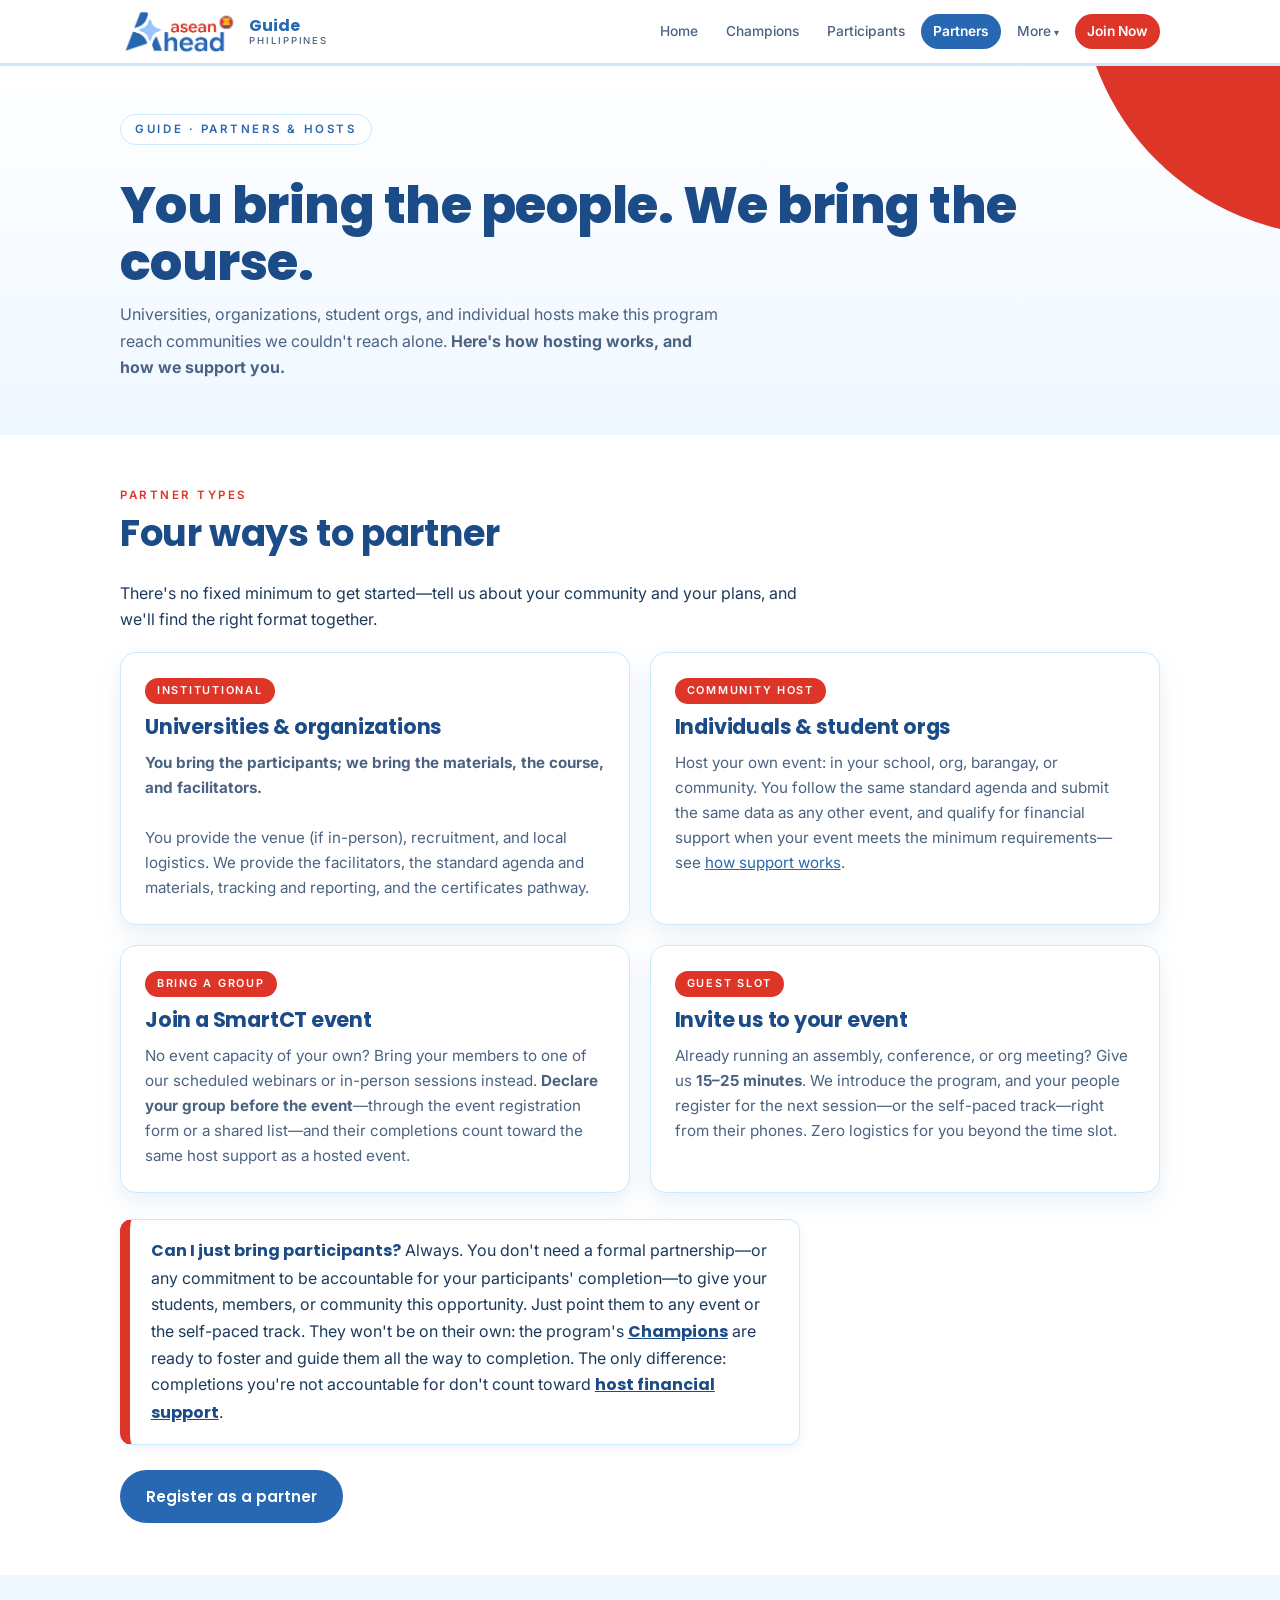
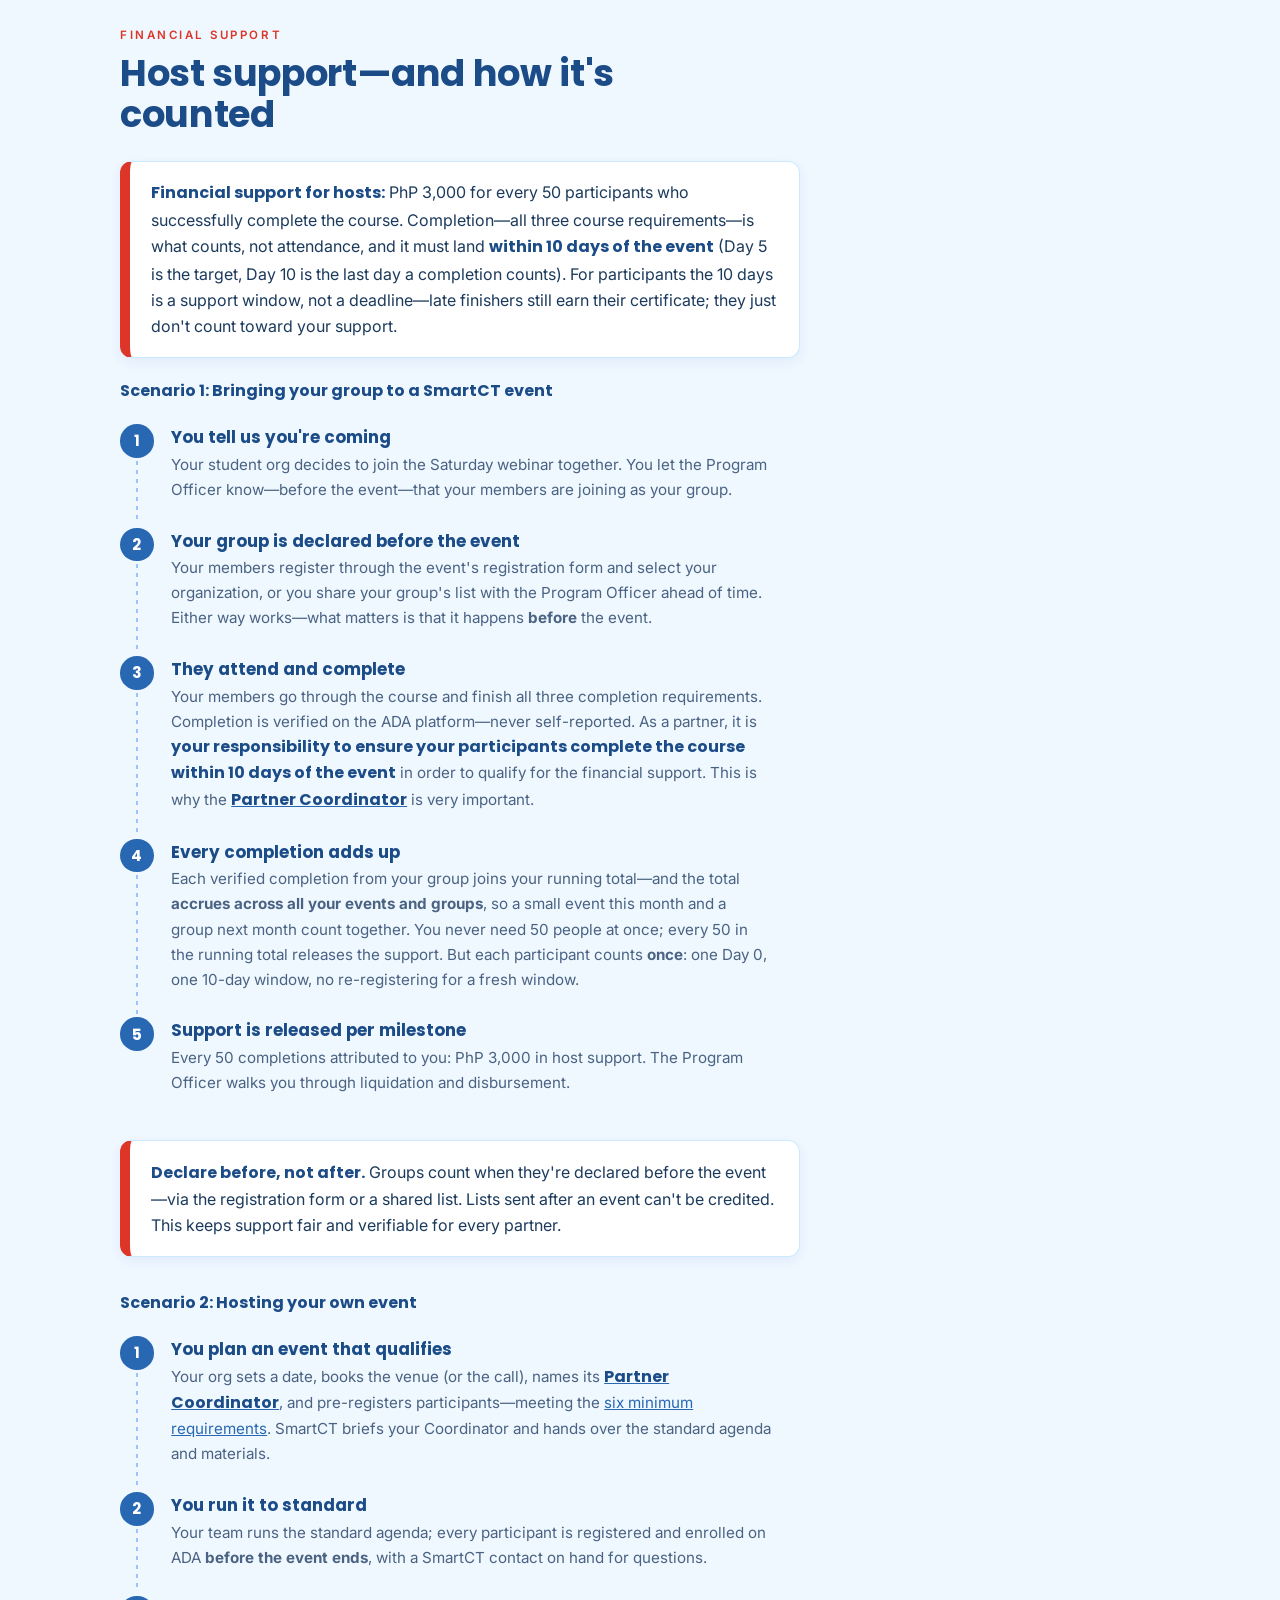
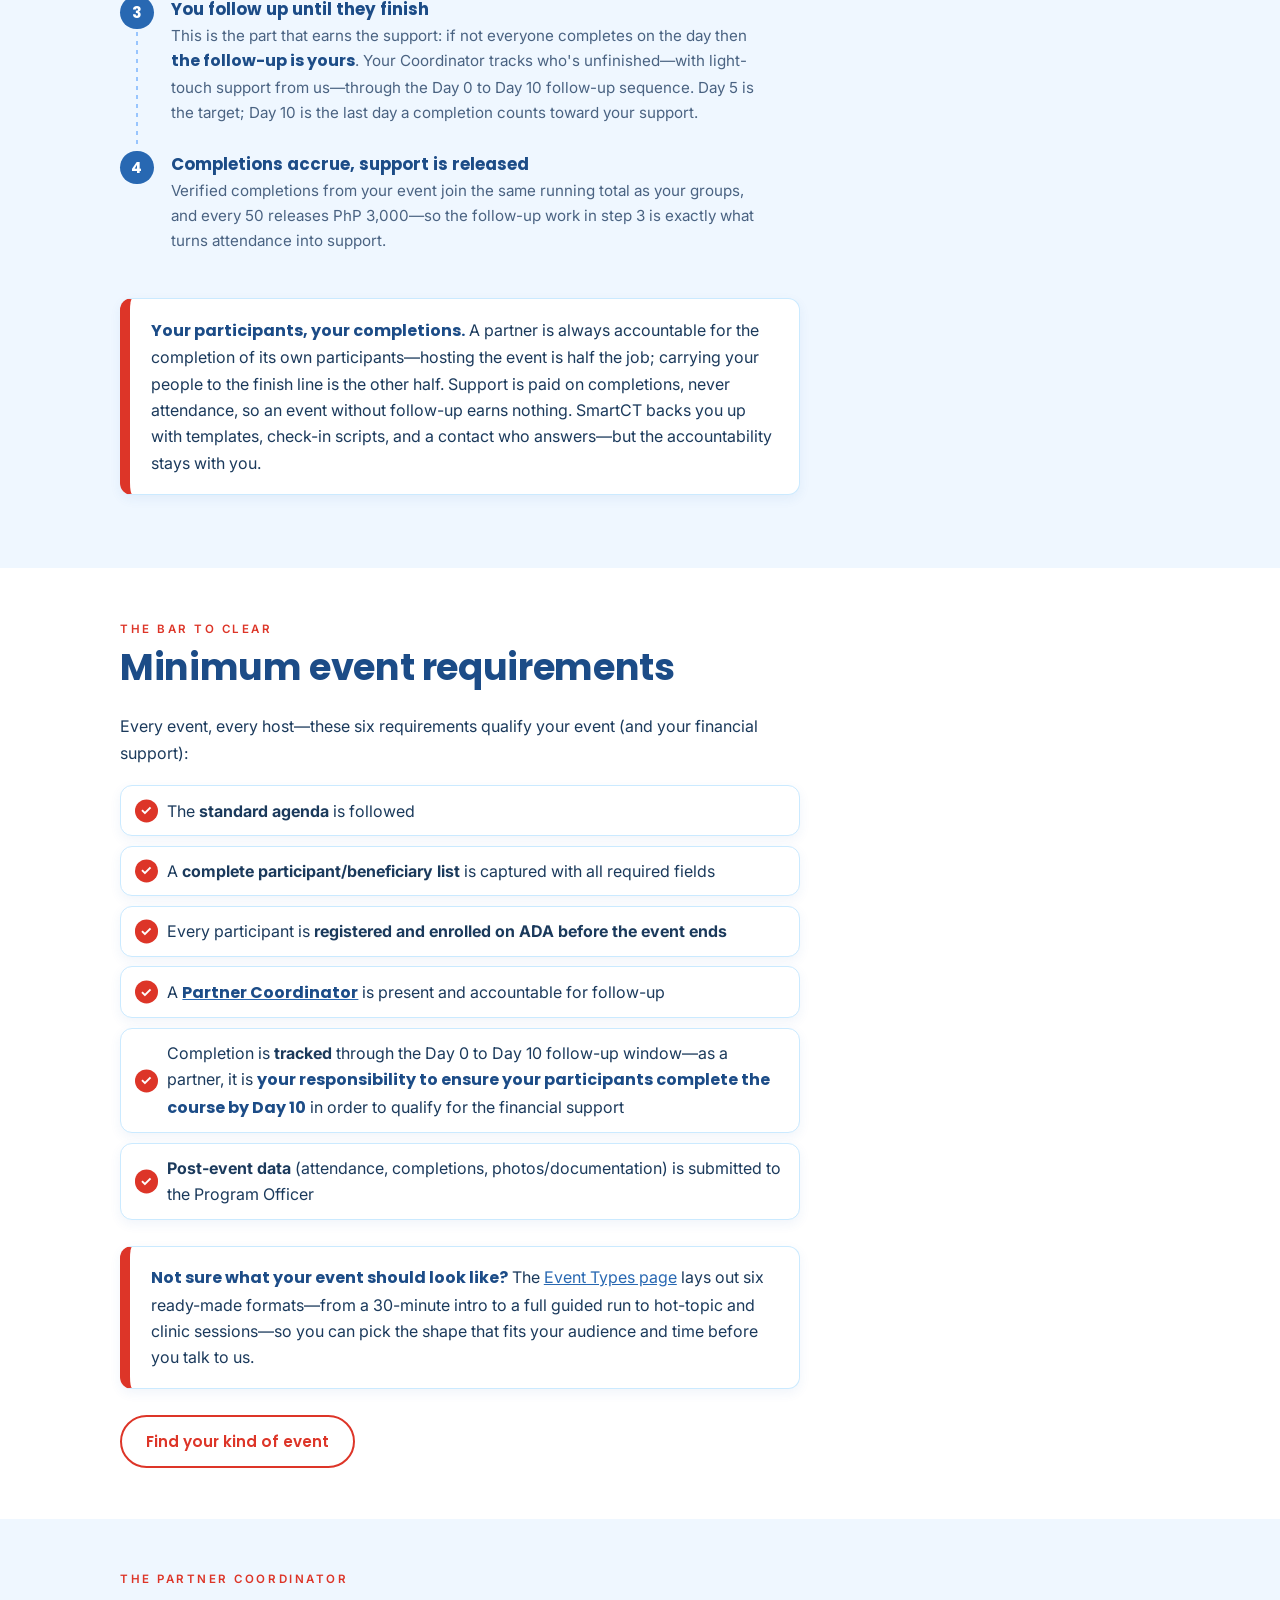
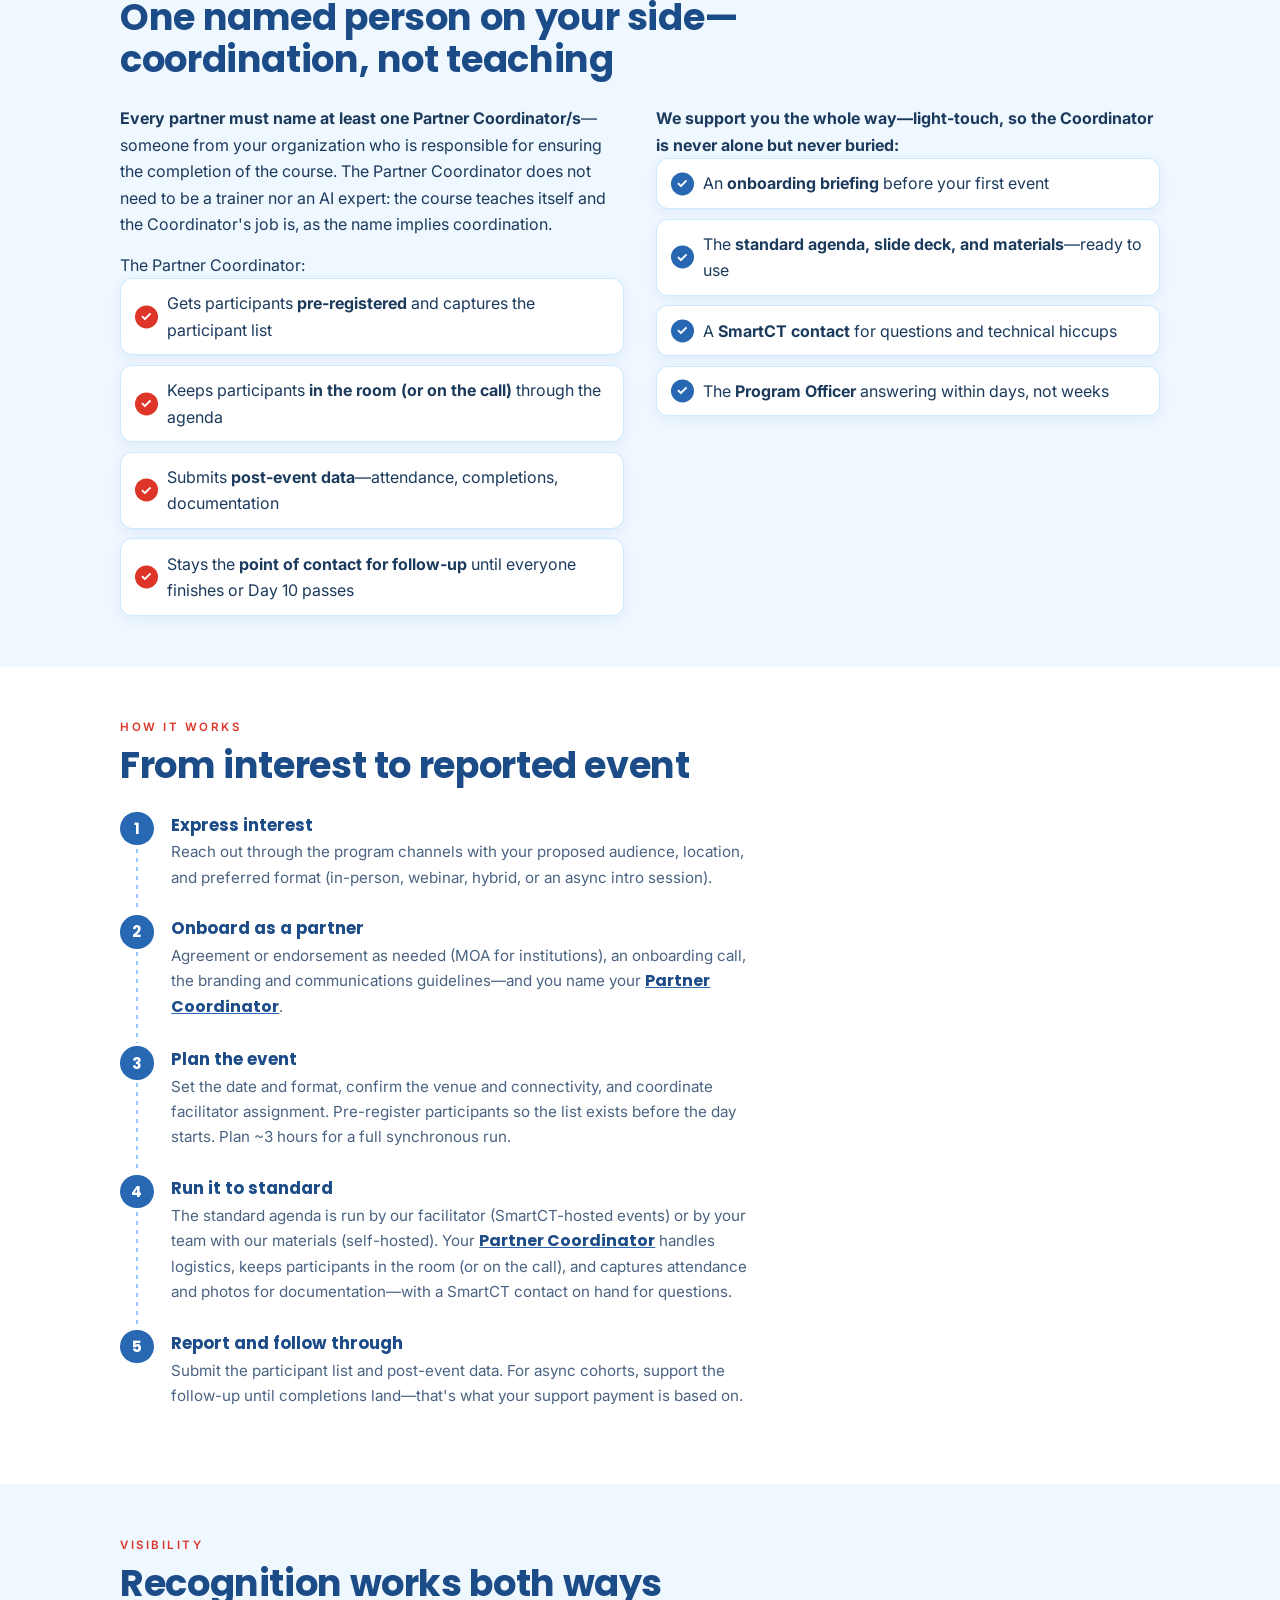
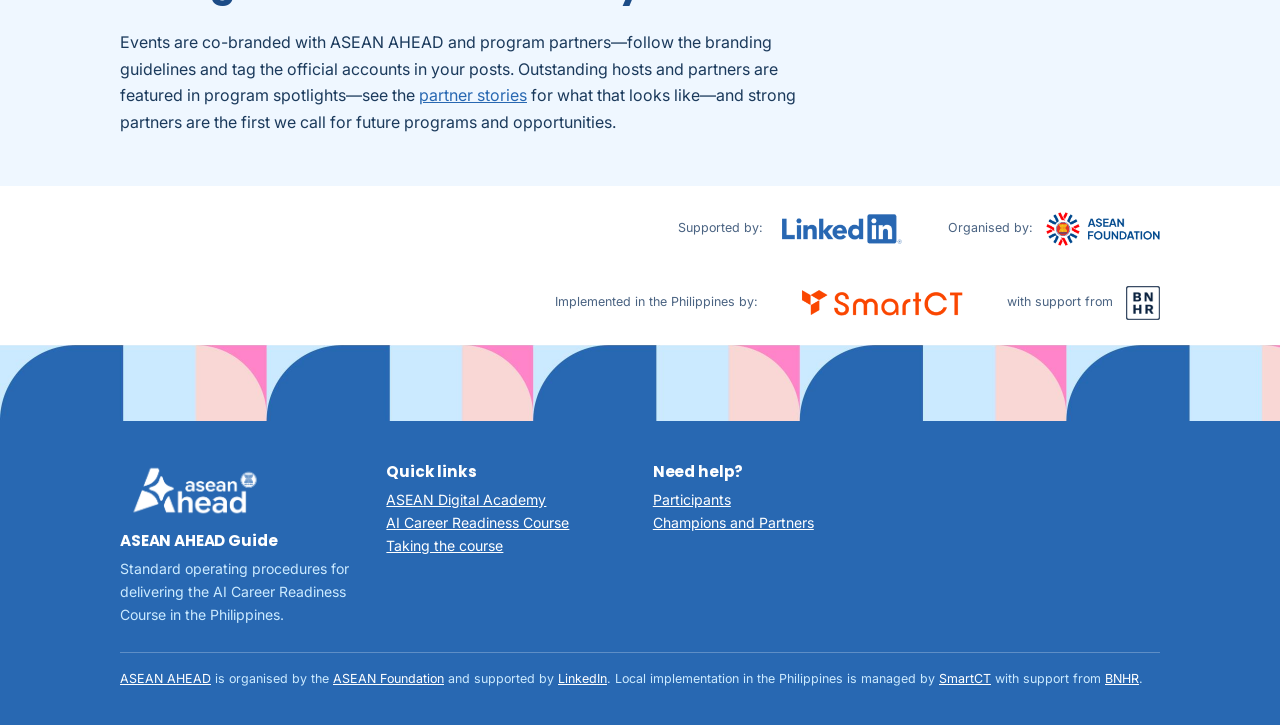
<file: partners.html>
<!DOCTYPE html>
<html lang="en">
<head>
<meta charset="UTF-8">
<meta name="viewport" content="width=device-width, initial-scale=1.0">
<title>Partner &amp; Host Guide—ASEAN AHEAD Guide</title>
<meta name="description" content="How institutions, student organizations, and individuals can host ASEAN AHEAD events—requirements, financial support, and reporting.">
<meta property="og:type" content="website">
<meta property="og:site_name" content="ASEAN AHEAD Guide">
<meta property="og:locale" content="en_PH">
<meta property="og:title" content="Partner &amp; Host Guide—ASEAN AHEAD Guide">
<meta property="og:description" content="How institutions, student organizations, and individuals can host ASEAN AHEAD events—requirements, financial support, and reporting.">
<meta property="og:url" content="https://aseanahead.bnhr.xyz/partners.html">
<meta property="og:image" content="https://aseanahead.bnhr.xyz/static/assets/img/og/og-partners.png">
<meta property="og:image:width" content="1200">
<meta property="og:image:height" content="630">
<meta property="og:image:alt" content="ASEAN AHEAD card: You bring the people. We bring the course.">
<meta name="twitter:card" content="summary_large_image">
<link rel="icon" href="favicon.ico" sizes="48x48 32x32 16x16">
<link rel="apple-touch-icon" href="apple-touch-icon.png">
<link rel="stylesheet" href="static/assets/css/styles.css">
</head>
<body>

<header class="site-header">
  <div class="wrap">
    <a class="brand" href="index.html">
      <img class="brand-logo" src="static/assets/img/logo-asean-ahead-colour.png" alt="ASEAN Ahead">
      <span class="brand-text">Guide <small>Philippines</small></span>
    </a>
    <nav class="site-nav" aria-label="Main">
      <a href="index.html">Home</a>
      <a href="champions.html">Champions</a>
      <a href="participants.html">Participants</a>
      <a href="partners.html" aria-current="page">Partners</a>
      <details class="nav-drop">
        <summary>More</summary>
        <div class="nav-drop-menu">
          <a href="resources.html">Resources</a>
          <a href="faq.html">FAQ</a>
          <a href="stories.html">Stories</a>
          <a href="resources.html#contacts">Contacts</a>
        </div>
      </details>
      <a class="nav-cta" href="join.html">Join Now</a>
    </nav>
  </div>
</header>

<section class="page-hero tint-partners">
  <div class="wrap">
    <span class="kicker">Guide · Partners &amp; Hosts</span>
    <h1>You bring the people. We bring the course.</h1>
    <p>Universities, organizations, student orgs, and individual hosts make this
       program reach communities we couldn't reach alone. <strong>Here's how hosting
       works, and how we support you.</strong></p>
  </div>
</section>

<main>

<section>
  <div class="wrap">
    <p class="section-label" id="partner-types">Partner types</p>
    <h2 class="section-title">Four ways to partner</h2>
    <p class="prose" style="margin-bottom:1.2rem">
      There's no fixed minimum to get started—tell us about your community and
      your plans, and we'll find the right format together.
    </p>
    <div class="card-grid cols-2">
      <div class="card">
        <span class="chip chip-partners">Institutional</span>
        <h3>Universities &amp; organizations</h3>
        <p><strong>You bring the participants; we bring the materials, the course,
           and facilitators.</strong>
           <br><br>You provide the venue (if in-person),
           recruitment, and local logistics. We provide the
           facilitators, the standard agenda and materials, tracking and
           reporting, and the certificates pathway.</p>
      </div>
      <div class="card">
        <span class="chip chip-partners">Community host</span>
        <h3>Individuals &amp; student orgs</h3>
        <p>Host your own event: in your school, org, barangay, or community.
           You follow the same standard agenda and submit the same data as any
           other event, and qualify for financial support when your event meets
           the minimum requirements—see
           <a href="#how-support-is-counted">how support works</a>.</p>
      </div>
      <div class="card">
        <span class="chip chip-partners">Bring a group</span>
        <h3>Join a SmartCT event</h3>
        <p>No event capacity of your own? Bring your members to one of our
           scheduled webinars or in-person sessions instead. <strong>Declare your
           group before the event</strong>—through the event registration form or
           a shared list—and their completions count toward the same host
           support as a hosted event.</p>
      </div>
      <div class="card">
        <span class="chip chip-partners">Guest slot</span>
        <h3>Invite us to your event</h3>
        <p>Already running an assembly, conference, or org meeting? Give us
           <strong>15–25 minutes</strong>. We introduce the program, and your
           people register for the next session—or the self-paced track—right
           from their phones. Zero logistics for you beyond the time slot.</p>
      </div>
    </div>
    <div class="callout coral" style="margin-top:1.6rem">
      <strong>Can I just bring participants?</strong> Always. You don't need a
      formal partnership—or any commitment to be accountable for your
      participants' completion—to give your students, members, or community
      this opportunity. Just point them to any event or the self-paced track.
      They won't be on their own: the program's
      <a href="champions.html#support-a-cohort" class="strong-inline">Champions</a>
      are ready to foster and guide them all the way to completion. The only
      difference: completions you're not accountable for don't count toward
      <a href="#how-support-is-counted" class="strong-inline">host financial support</a>.
    </div>
    <div class="btn-row" style="margin-top:1.6rem">
      <a class="btn btn-primary" href="https://forms.gle/5CYH2NmZv1SJ5UKb7" target="_blank" rel="noopener" data-tooltip="Tell us about your institution or community and the event you want to host.">Register as a partner</a>
    </div>
  </div>
</section>


<section>
  <div class="wrap">
    <p class="section-label" id="how-support-is-counted">Financial support</p>
    <h2 class="section-title">Host support—and how it's counted</h2>
    <div class="callout coral" style="margin-bottom:1.2rem">
      <strong>Financial support for hosts:</strong> PhP 3,000 for every 50 participants
      who successfully complete the course. Completion—all three
      course requirements—is what counts, not attendance, and it must land
      <strong>within 10 days of the event</strong> (Day 5 is the target,
      Day 10 is the last day a completion counts). For participants the 10
      days is a support window, not a deadline—late finishers still earn
      their certificate; they just don't count toward your support.
    </div>
    <p class="prose" style="margin-bottom:1.2rem">
      <strong class="strong-inline">Scenario 1: Bringing your group to a SmartCT event</strong>
    </p>
    <ol class="steps">
      <li>
        <strong>You tell us you're coming</strong>
        <p>Your student org decides to join the Saturday webinar together. You
           let the Program Officer know—before the event—that your members are
           joining as your group.</p>
      </li>
      <li>
        <strong>Your group is declared before the event</strong>
        <p>Your members register through the event's registration form and
           select your organization, or you share your group's list with the
           Program Officer ahead of time. Either way works—what matters is that
           it happens <strong>before</strong> the event.</p>
      </li>
      <li>
        <strong>They attend and complete</strong>
        <p>Your members go through the course and finish all three completion
           requirements. Completion is verified on the ADA platform—never
           self-reported. As a partner, it is <span class="strong-inline">your responsibility to ensure your participants complete the course within 10 days of the event</span> in order to qualify for the financial support. This is why the <a href="#partner-coordinator"><span class="strong-inline">Partner
           Coordinator</span></a> is very important.</p> 
      </li>
      <li>
        <strong>Every completion adds up</strong>
        <p>Each verified completion from your group joins your running
           total—and the total <strong>accrues across all your events and
           groups</strong>, so a small event this month and a group next month
           count together. You never need 50 people at once; every 50 in the
           running total releases the support. But each participant counts
           <strong>once</strong>: one Day 0, one 10-day window, no
           re-registering for a fresh window.</p>
      </li>
      <li>
        <strong>Support is released per milestone</strong>
        <p>Every 50 completions attributed to you: PhP 3,000 in host support.
           The Program Officer walks you through liquidation and disbursement.</p>
      </li>
    </ol>
    <div class="callout coral" style="margin-top:1.2rem">
      <strong>Declare before, not after.</strong> Groups count when they're
      declared before the event—via the registration form or a shared list.
      Lists sent after an event can't be credited. This keeps support fair and
      verifiable for every partner.
    </div>

    <p class="prose" style="margin:2rem 0 1.2rem">
      <strong class="strong-inline">Scenario 2: Hosting your own event</strong>
    </p>
    <ol class="steps">
      <li>
        <strong>You plan an event that qualifies</strong>
        <p>Your org sets a date, books the venue (or the call), names its
           <a href="#partner-coordinator"><span class="strong-inline">Partner
           Coordinator</span></a>, and pre-registers participants—meeting the
           <a href="#the-bar-to-clear">six minimum requirements</a>. SmartCT
           briefs your Coordinator and hands over the standard agenda and
           materials.</p>
      </li>
      <li>
        <strong>You run it to standard</strong>
        <p>Your team runs the standard agenda; every participant is registered
           and enrolled on ADA <strong>before the event ends</strong>, with a
           SmartCT contact on hand for questions.</p>
      </li>
      <li>
        <strong>You follow up until they finish</strong>
        <p>This is the part that earns the support: if not everyone completes on
           the day then <span class="strong-inline">the follow-up is yours</span>. Your
           Coordinator tracks who's unfinished—with light-touch support from
           us—through the Day 0 to Day 10 follow-up sequence. Day 5 is the
           target; Day 10 is the last day a completion counts toward your
           support.</p>
      </li>
      <li>
        <strong>Completions accrue, support is released</strong>
        <p>Verified completions from your event join the same running total as
           your groups, and every 50 releases PhP 3,000—so the follow-up work
           in step 3 is exactly what turns attendance into support.</p>
      </li>
    </ol>
    <div class="callout coral" style="margin-top:1.2rem">
      <strong>Your participants, your completions.</strong> A partner is always
      accountable for the completion of its own participants—hosting the event
      is half the job; carrying your people to the finish line is the other
      half. Support is paid on completions, never attendance, so an event
      without follow-up earns nothing. SmartCT backs you up with templates,
      check-in scripts, and a contact who answers—but the accountability stays
      with you.
    </div>
  </div>
</section>

<section>
  <div class="wrap">
    <p class="section-label" id="the-bar-to-clear">The bar to clear</p>
    <h2 class="section-title">Minimum event requirements</h2>
    <p class="prose" style="margin-bottom:1.2rem">
      Every event, every host—these six requirements qualify your event (and
      your financial support):
    </p>
    <ul class="checklist coral">
      <li>The <strong>standard agenda</strong> is followed</li>
      <li>A <strong>complete participant/beneficiary list</strong> is captured with all required fields</li>
      <li>Every participant is <strong>registered and enrolled on ADA before the event ends</strong></li>
      <li>A <a href="#partner-coordinator"><span class="strong-inline">Partner Coordinator</span></a> is present and accountable for follow-up</li>
      <li>Completion is <strong>tracked</strong> through the Day 0 to Day 10 follow-up window—as a partner, it is <span class="strong-inline">your responsibility to ensure your participants complete the course by Day 10</span> in order to qualify for the financial support</li>
      <li><strong>Post-event data</strong> (attendance, completions, photos/documentation) is submitted to the Program Officer</li>
    </ul>
    <div class="callout coral" style="margin-top:1.6rem">
      <strong>Not sure what your event should look like?</strong> The
      <a href="event-types.html">Event Types page</a> lays out six ready-made
      formats—from a 30-minute intro to a full guided run to hot-topic and
      clinic sessions—so you can pick the shape that fits your audience and
      time before you talk to us.
    </div>
    <div class="btn-row" style="margin-top:1.6rem">
      <a class="btn btn-ghost-1" href="event-types.html" data-tooltip="Explore the six event formats—from a 30-minute intro to a full guided run.">Find your kind of event</a>
    </div>
  </div>
</section>

<section>
  <div class="wrap">
    <p class="section-label" id="partner-coordinator">The Partner Coordinator</p>
    <h2 class="section-title">One named person on your side—coordination, not teaching</h2>
    <div class="two-col">
      <div class="prose">
        <p><strong>Every partner must name at least one Partner Coordinator/s</strong>—someone from your organization who is responsible for ensuring the completion of the course. The Partner Coordinator does not need to be a trainer nor an AI expert: the course teaches itself and the Coordinator's job is, as the name implies coordination.</p>
        <p>The Partner Coordinator:</p>
        <ul class="checklist coral">
          <li>Gets participants <strong>pre-registered</strong> and captures the participant list</li>
          <li>Keeps participants <strong>in the room (or on the call)</strong> through the agenda</li>
          <li>Submits <strong>post-event data</strong>—attendance, completions, documentation</li>
          <li>Stays the <strong>point of contact for follow-up</strong> until everyone finishes or Day 10 passes</li>
        </ul>
      </div>
      <div class="prose">
        <p><strong>We support you the whole way—light-touch, so the
           Coordinator is never alone but never buried:</strong></p>
        <ul class="checklist">
          <li>An <strong>onboarding briefing</strong> before your first event</li>
          <li>The <strong>standard agenda, slide deck, and materials</strong>—ready to use</li>
          <li>A <strong>SmartCT contact </strong> for questions and technical hiccups</li>
          <li>The <strong>Program Officer</strong> answering within days, not weeks</li>
        </ul>
      </div>
    </div>
  </div>
</section>

<section>
  <div class="wrap">
    <p class="section-label" id="how-it-works">How it works</p>
    <h2 class="section-title">From interest to reported event</h2>
    <ol class="steps">
      <li>
        <strong>Express interest</strong>
        <p>Reach out through the program channels with your proposed audience,
           location, and preferred format (in-person, webinar, hybrid, or an
           async intro session).</p>
      </li>
      <li>
        <strong>Onboard as a partner</strong>
        <p>Agreement or endorsement as needed (MOA for institutions), an
           onboarding call, the branding and communications guidelines—and you
           name your <a href="#partner-coordinator"><span class="strong-inline">Partner Coordinator</span></a>.</p>
      </li>
      <li>
        <strong>Plan the event</strong>
        <p>Set the date and format, confirm the venue and connectivity, and
           coordinate facilitator assignment. Pre-register participants so the
           list exists before the day starts. Plan ~3 hours for a full
           synchronous run.</p>
      </li>
      <li>
        <strong>Run it to standard</strong>
        <p>The standard agenda is run by our facilitator (SmartCT-hosted events)
           or by your team with our materials (self-hosted). Your
           <a href="#partner-coordinator"><span class="strong-inline">Partner Coordinator</span></a> handles logistics, keeps
           participants in the room (or on the call), and captures attendance
           and photos for documentation—with a SmartCT contact on hand for
           questions.</p>
      </li>
      <li>
        <strong>Report and follow through</strong>
        <p>Submit the participant list and post-event data. For async cohorts,
           support the follow-up until completions land—that's what your
           support payment is based on.</p>
      </li>
    </ol>
  </div>
</section>

<section>
  <div class="wrap">
    <p class="section-label" id="visibility">Visibility</p>
    <h2 class="section-title">Recognition works both ways</h2>
    <div class="prose">
      <p>Events are co-branded with ASEAN AHEAD and program partners—follow the
         branding guidelines and tag the official accounts in your posts.
         Outstanding hosts and partners are featured in program spotlights—see
         the <a href="stories.html#partners">partner stories</a> for what that
         looks like—and strong partners are the first we call for future
         programs and opportunities.</p>
    </div>
  </div>
</section>

</main>

<div class="partner-bar">
  <div class="wrap">
    <span class="pb-group"><small>Supported by:</small>
      <img src="static/assets/img/logo-linkedin.png" alt="LinkedIn"></span>
    <span class="pb-group"><small>Organised by:</small>
      <img src="static/assets/img/logo-asean-foundation-colour.png" alt="ASEAN Foundation"></span>
    <span class="pb-group"><small>Implemented in the Philippines by:</small>
      <a href="https://smartct.org/" target="_blank" rel="noopener">
        <img src="static/assets/img/logo-smartct.png" alt="SmartCT"></a>
      <small>with support from</small>
      <a href="https://fb.com/bnhr.xyz" target="_blank" rel="noopener">
        <img src="static/assets/img/logo-bnhr.png" alt="BNHR"></a></span>
  </div>
</div>

<div class="geo-band" role="presentation"></div>

<footer class="site-footer">
  <div class="wrap">
    <div>
      <img class="footer-logo" src="static/assets/img/logo-asean-ahead-white.png" alt="">
      <h4>ASEAN AHEAD Guide</h4>
      <p>Standard operating procedures for delivering the AI Career Readiness
         Course in the Philippines.</p>
    </div>
    <div>
      <h4>Quick links</h4>
      <p>
        <a href="https://ada.aseanfoundation.org/">ASEAN Digital Academy</a><br>
        <a href="https://ada.aseanfoundation.org/course-detail/ai-career-readiness">AI Career Readiness Course</a><br>
        <a href="participants.html#getting-started">Taking the course</a>
      </p>
    </div>
    <div>
      <h4>Need help?</h4>
      <p>
        <a href="faq.html">Participants</a><br>
        <a href="resources.html#contacts">Champions and Partners</a>
      </p>
    </div>
    <p class="fine">
      <a href="https://ada.aseanfoundation.org/asean-ahead" target="_blank" rel="noopener">ASEAN AHEAD</a>
      is organised by the
      <a href="https://www.aseanfoundation.org/" target="_blank" rel="noopener">ASEAN Foundation</a>
      and supported by
      <a href="https://www.linkedin.com/" target="_blank" rel="noopener">LinkedIn</a>.
      Local implementation in the Philippines is managed by
      <a href="https://smartct.org/" target="_blank" rel="noopener">SmartCT</a>
      with support from
      <a href="https://fb.com/bnhr.xyz" target="_blank" rel="noopener">BNHR</a>.
    </p>
  </div>
</footer>

</body>
</html>
</file>
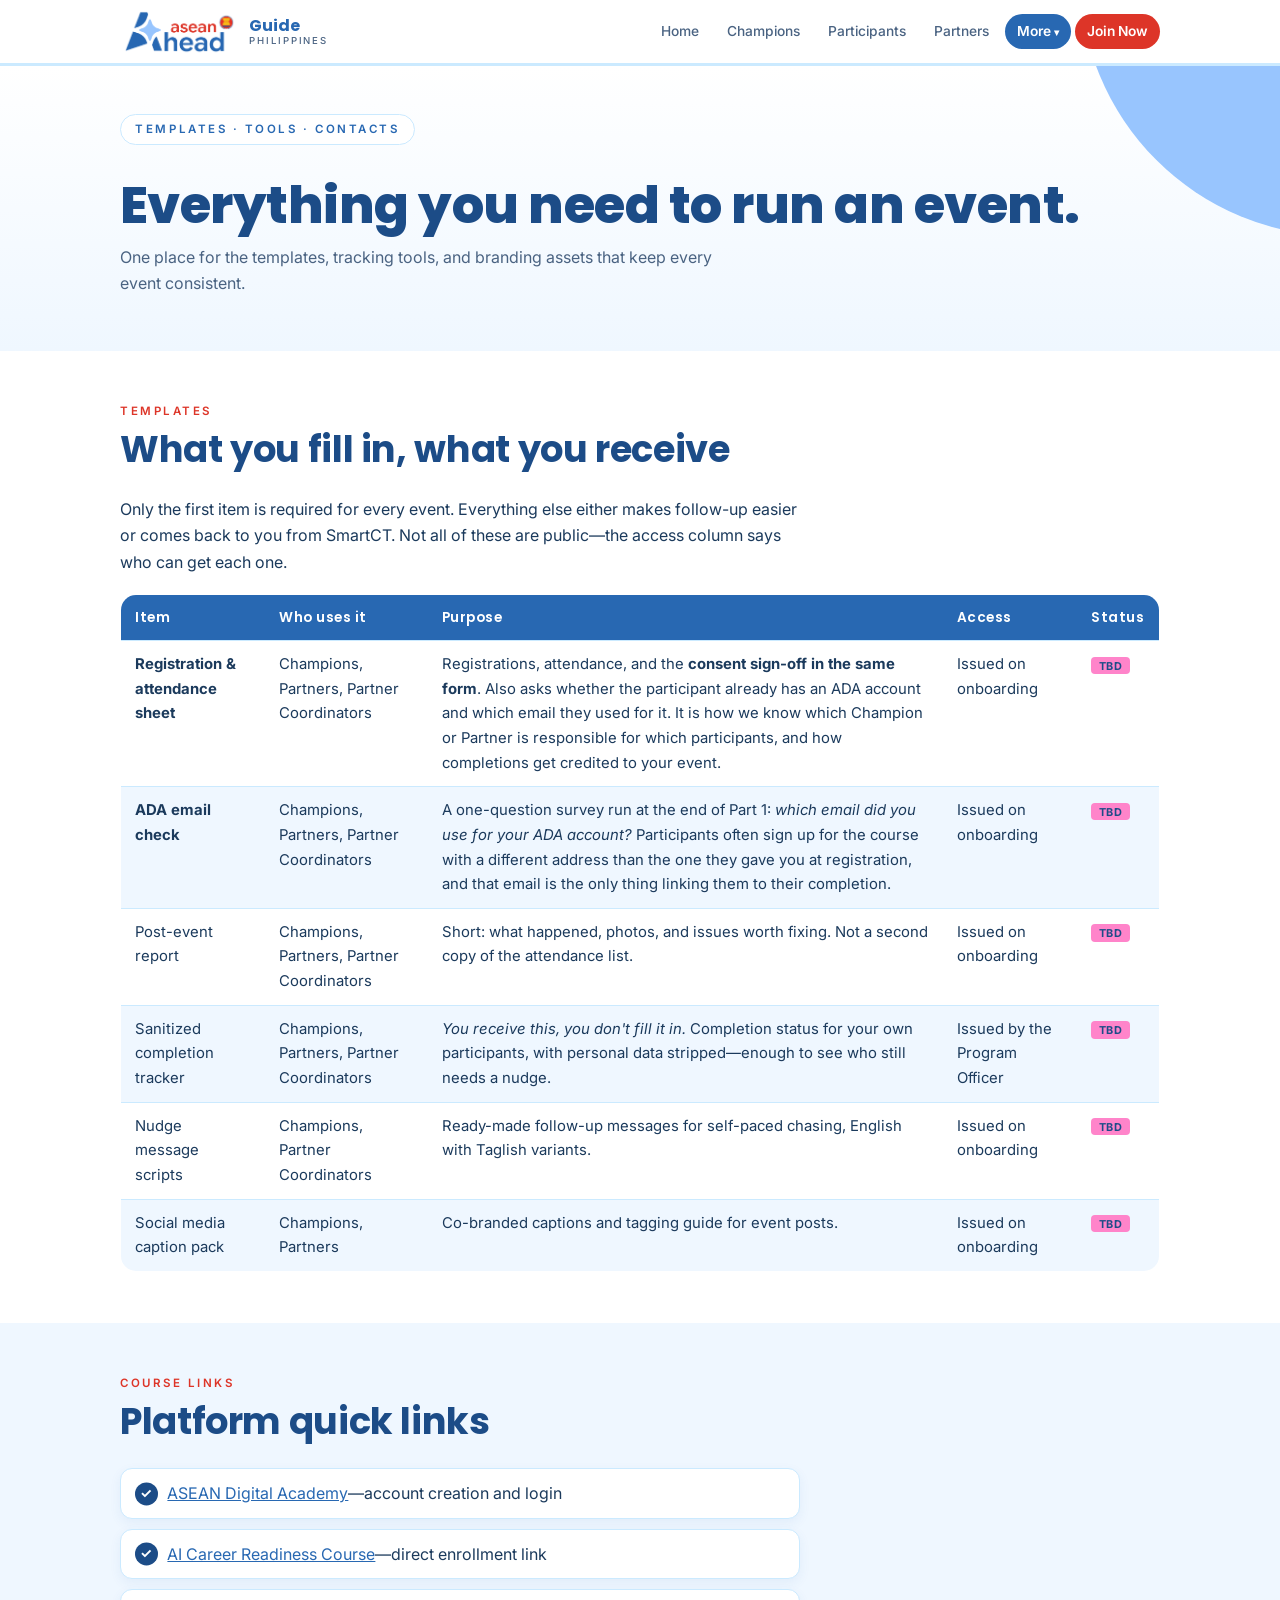
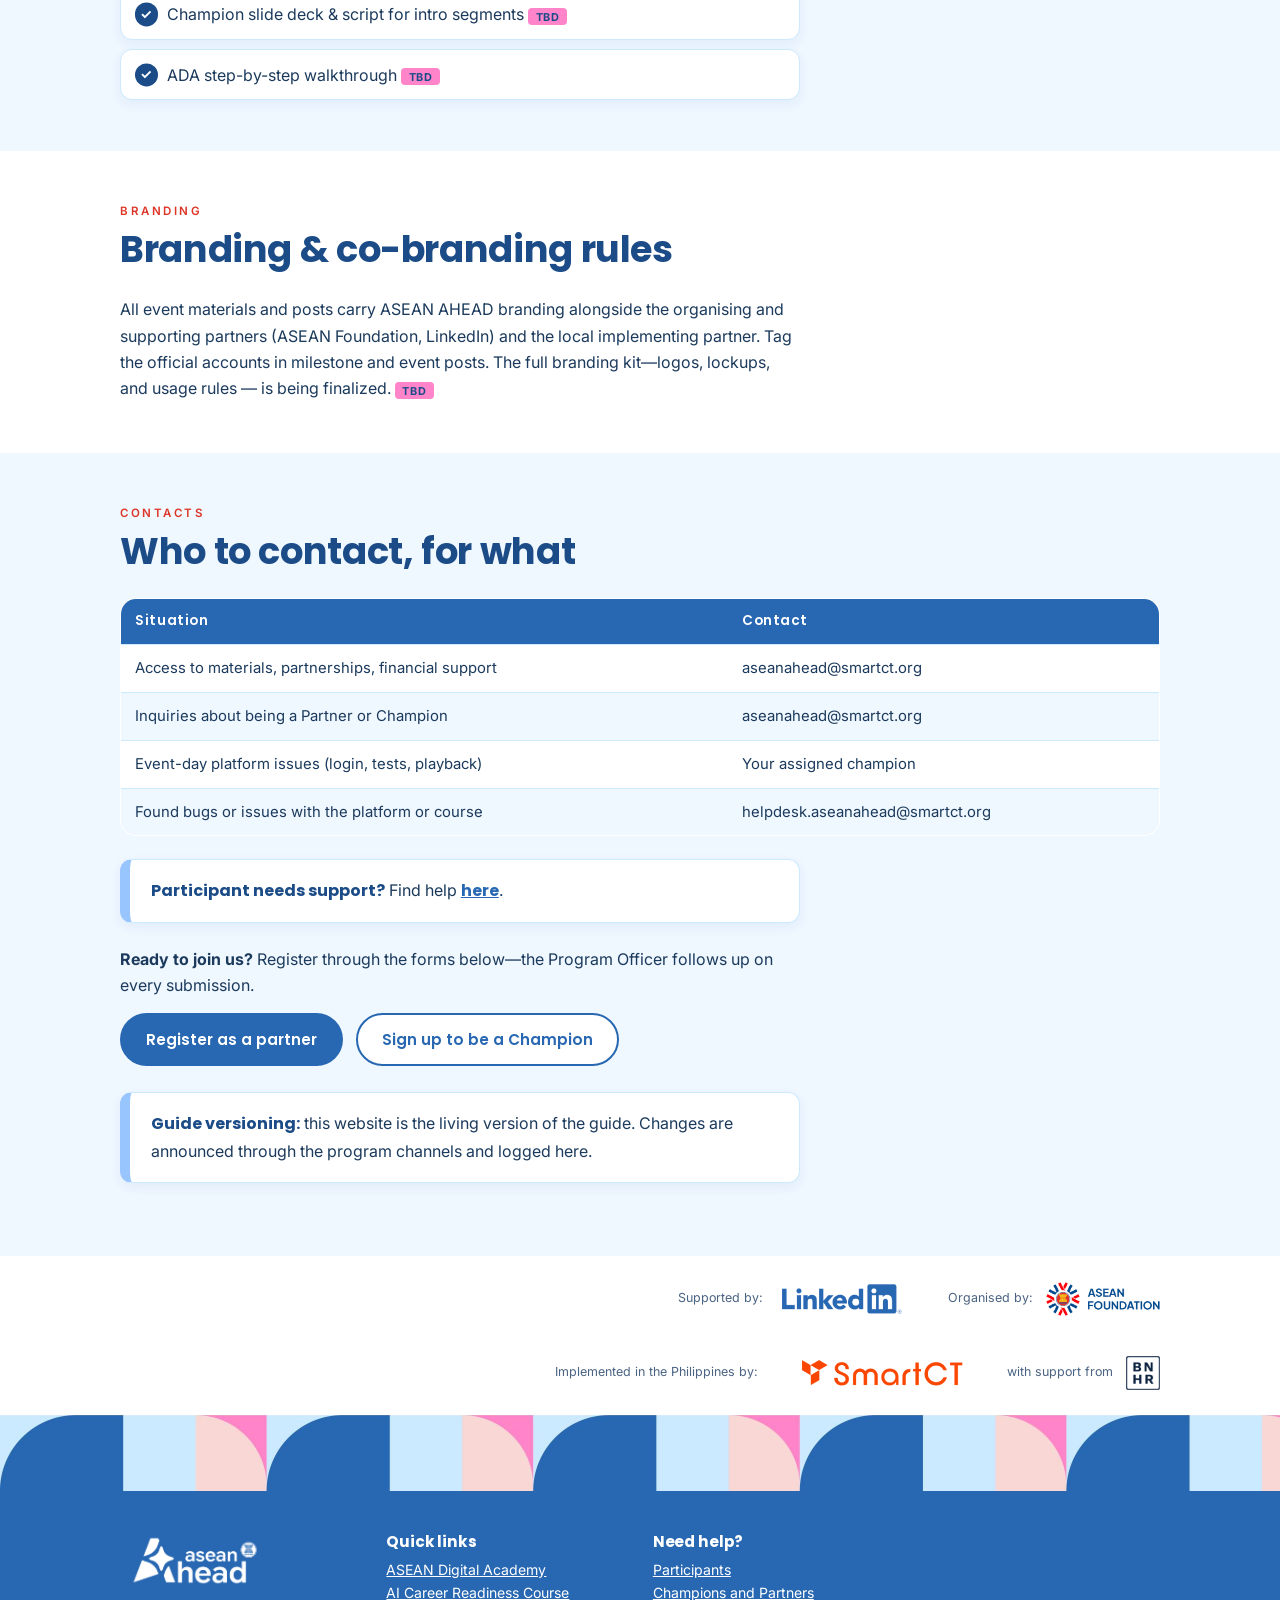
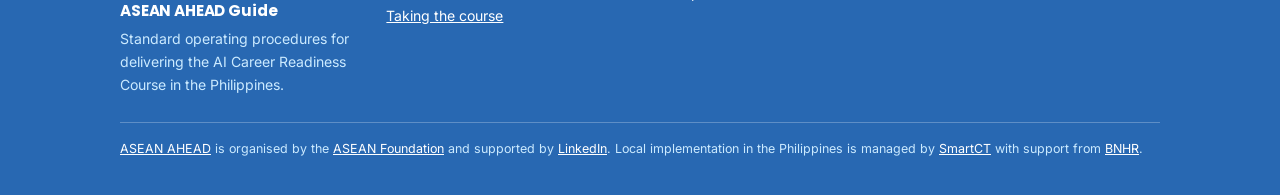
<file: resources.html>
<!DOCTYPE html>
<html lang="en">
<head>
<meta charset="UTF-8">
<meta name="viewport" content="width=device-width, initial-scale=1.0">
<title>Resources—ASEAN AHEAD Guide</title>
<meta name="description" content="Templates, tracking tools, branding assets, and contacts for delivering ASEAN AHEAD events.">
<meta property="og:type" content="website">
<meta property="og:site_name" content="ASEAN AHEAD Guide">
<meta property="og:locale" content="en_PH">
<meta property="og:title" content="Resources—ASEAN AHEAD Guide">
<meta property="og:description" content="Templates, tracking tools, branding assets, and contacts for delivering ASEAN AHEAD events.">
<meta property="og:url" content="https://aseanahead.bnhr.xyz/resources.html">
<meta property="og:image" content="https://aseanahead.bnhr.xyz/static/assets/img/og/og-resources.png">
<meta property="og:image:width" content="1200">
<meta property="og:image:height" content="630">
<meta property="og:image:alt" content="ASEAN AHEAD card: Everything you need to run an event.">
<meta name="twitter:card" content="summary_large_image">
<link rel="icon" href="favicon.ico" sizes="48x48 32x32 16x16">
<link rel="apple-touch-icon" href="apple-touch-icon.png">
<link rel="stylesheet" href="static/assets/css/styles.css">
</head>
<body>

<header class="site-header">
  <div class="wrap">
    <a class="brand" href="index.html">
      <img class="brand-logo" src="static/assets/img/logo-asean-ahead-colour.png" alt="ASEAN Ahead">
      <span class="brand-text">Guide <small>Philippines</small></span>
    </a>
    <nav class="site-nav" aria-label="Main">
      <a href="index.html">Home</a>
      <a href="champions.html">Champions</a>
      <a href="participants.html">Participants</a>
      <a href="partners.html">Partners</a>
      <details class="nav-drop current">
        <summary>More</summary>
        <div class="nav-drop-menu">
          <a href="resources.html" aria-current="page">Resources</a>
          <a href="faq.html">FAQ</a>
          <a href="stories.html">Stories</a>
          <a href="resources.html#contacts">Contacts</a>
        </div>
      </details>
      <a class="nav-cta" href="join.html">Join Now</a>
    </nav>
  </div>
</header>

<section class="page-hero tint-neutral">
  <div class="wrap">
    <span class="kicker">Templates · Tools · Contacts</span>
    <h1>Everything you need to run an event.</h1>
    <p>One place for the templates, tracking tools, and branding assets that keep
       every event consistent.</p>
  </div>
</section>

<main>

<section>
  <div class="wrap">
    <p class="section-label" id="templates">Templates</p>
    <h2 class="section-title">What you fill in, what you receive</h2>
    <p class="prose" style="margin-bottom:1.2rem">
      Only the first item is required for every event. Everything else either
      makes follow-up easier or comes back to you from SmartCT. Not all of these
      are public—the access column says who can get each one.
    </p>
    <div class="table-scroll">
      <table>
        <thead>
          <tr><th>Item</th><th>Who uses it</th><th>Purpose</th><th>Access</th><th>Status</th></tr>
        </thead>
        <tbody>
          <tr>
            <td><strong>Registration &amp; attendance sheet</strong></td>
            <td>Champions, Partners, Partner Coordinators</td>
            <td>Registrations, attendance, and the <strong>consent sign-off in the same form</strong>. Also asks whether the participant already has an ADA account and which email they used for it. It is how we know which Champion or Partner is responsible for which participants, and how completions get credited to your event.</td>
            <td>Issued on onboarding</td>
            <td><span class="tbd">TBD</span></td>
          </tr>
          <tr>
            <td><strong>ADA email check</strong></td>
            <td>Champions, Partners, Partner Coordinators</td>
            <td>A one-question survey run at the end of Part 1: <em>which email did you use for your ADA account?</em> Participants often sign up for the course with a different address than the one they gave you at registration, and that email is the only thing linking them to their completion.</td>
            <td>Issued on onboarding</td>
            <td><span class="tbd">TBD</span></td>
          </tr>
          <tr>
            <td>Post-event report</td>
            <td>Champions, Partners, Partner Coordinators</td>
            <td>Short: what happened, photos, and issues worth fixing. Not a second copy of the attendance list.</td>
            <td>Issued on onboarding</td>
            <td><span class="tbd">TBD</span></td>
          </tr>
          <tr>
            <td>Sanitized completion tracker</td>
            <td>Champions, Partners, Partner Coordinators</td>
            <td><em>You receive this, you don't fill it in.</em> Completion status for your own participants, with personal data stripped—enough to see who still needs a nudge.</td>
            <td>Issued by the Program Officer</td>
            <td><span class="tbd">TBD</span></td>
          </tr>
          <tr>
            <td>Nudge message scripts</td>
            <td>Champions, Partner Coordinators</td>
            <td>Ready-made follow-up messages for self-paced chasing, English with Taglish variants.</td>
            <td>Issued on onboarding</td>
            <td><span class="tbd">TBD</span></td>
          </tr>
          <tr>
            <td>Social media caption pack</td>
            <td>Champions, Partners</td>
            <td>Co-branded captions and tagging guide for event posts.</td>
            <td>Issued on onboarding</td>
            <td><span class="tbd">TBD</span></td>
          </tr>
        </tbody>
      </table>
    </div>
  </div>
</section>

<section>
  <div class="wrap">
    <p class="section-label" id="course-links">Course links</p>
    <h2 class="section-title">Platform quick links</h2>
    <ul class="checklist cobalt">
      <li><a href="https://ada.aseanfoundation.org/">ASEAN Digital Academy</a>—account creation and login</li>
      <li><a href="https://ada.aseanfoundation.org/course-detail/ai-career-readiness">AI Career Readiness Course</a>—direct enrollment link</li>
      <li>Champion slide deck &amp; script for intro segments <span class="tbd">TBD</span></li>
      <li>ADA step-by-step walkthrough <span class="tbd">TBD</span></li>
    </ul>
  </div>
</section>

<section>
  <div class="wrap">
    <p class="section-label" id="branding">Branding</p>
    <h2 class="section-title">Branding &amp; co-branding rules</h2>
    <div class="prose">
      <p>All event materials and posts carry ASEAN AHEAD branding alongside the
         organising and supporting partners (ASEAN Foundation, LinkedIn) and the
         local implementing partner. Tag the official accounts in milestone and
         event posts. The full branding kit—logos, lockups, and usage rules —
         is being finalized. <span class="tbd">TBD</span></p>
    </div>
  </div>
</section>

<section>
  <div class="wrap">
    <p class="section-label" id="contacts">Contacts</p>
    <h2 class="section-title">Who to contact, for what</h2>
    <div class="table-scroll">
      <table>
        <thead>
          <tr><th>Situation</th><th>Contact</th></tr>
        </thead>
        <tbody>
          <tr><td>Access to materials, partnerships, financial support</td><td>aseanahead@smartct.org</td></tr>
          <tr><td>Inquiries about being a Partner or Champion</td><td>aseanahead@smartct.org</td></tr>
          <tr><td>Event-day platform issues (login, tests, playback)</td><td>Your assigned champion</td></tr>
          <tr><td>Found bugs or issues with the platform or course</td><td>helpdesk.aseanahead@smartct.org</td></tr>
        </tbody>
      </table>
    </div>
    <div class="callout gold">
      <strong>Participant needs support?</strong> Find help <strong><a href="faq.html">here</a></strong>.
    </div>
    <p class="prose" style="margin:1.4rem 0 0.9rem">
      <strong>Ready to join us?</strong> Register through the forms below—the
      Program Officer follows up on every submission.
    </p>
    <div class="btn-row" style="margin-bottom:1.6rem">
      <a class="btn btn-primary" href="https://forms.gle/5CYH2NmZv1SJ5UKb7" target="_blank" rel="noopener" data-tooltip="Tell us about your institution or community and the event you want to host.">Register as a partner</a>
      <a class="btn btn-ghost-2" href="https://forms.gle/2UvTiwWNy5bXKzNi9" target="_blank" rel="noopener" data-tooltip="Be part of our cohort of Champions and guide learners to completion—online or near you.">Sign up to be a Champion</a>
    </div>
    <div class="callout gold">
      <strong>Guide versioning:</strong> this website is the living version of the
      guide. Changes are announced through the program channels and
      logged here.
    </div>
  </div>
</section>

</main>

<div class="partner-bar">
  <div class="wrap">
    <span class="pb-group"><small>Supported by:</small>
      <img src="static/assets/img/logo-linkedin.png" alt="LinkedIn"></span>
    <span class="pb-group"><small>Organised by:</small>
      <img src="static/assets/img/logo-asean-foundation-colour.png" alt="ASEAN Foundation"></span>
    <span class="pb-group"><small>Implemented in the Philippines by:</small>
      <a href="https://smartct.org/" target="_blank" rel="noopener">
        <img src="static/assets/img/logo-smartct.png" alt="SmartCT"></a>
      <small>with support from</small>
      <a href="https://fb.com/bnhr.xyz" target="_blank" rel="noopener">
        <img src="static/assets/img/logo-bnhr.png" alt="BNHR"></a></span>
  </div>
</div>

<div class="geo-band" role="presentation"></div>

<footer class="site-footer">
  <div class="wrap">
    <div>
      <img class="footer-logo" src="static/assets/img/logo-asean-ahead-white.png" alt="">
      <h4>ASEAN AHEAD Guide</h4>
      <p>Standard operating procedures for delivering the AI Career Readiness
         Course in the Philippines.</p>
    </div>
    <div>
      <h4>Quick links</h4>
      <p>
        <a href="https://ada.aseanfoundation.org/">ASEAN Digital Academy</a><br>
        <a href="https://ada.aseanfoundation.org/course-detail/ai-career-readiness">AI Career Readiness Course</a><br>
        <a href="participants.html#getting-started">Taking the course</a>
      </p>
    </div>
    <div>
      <h4>Need help?</h4>
      <p>
        <a href="faq.html">Participants</a><br>
        <a href="resources.html#contacts">Champions and Partners</a>
      </p>
    </div>
    <p class="fine">
      <a href="https://ada.aseanfoundation.org/asean-ahead" target="_blank" rel="noopener">ASEAN AHEAD</a>
      is organised by the
      <a href="https://www.aseanfoundation.org/" target="_blank" rel="noopener">ASEAN Foundation</a>
      and supported by
      <a href="https://www.linkedin.com/" target="_blank" rel="noopener">LinkedIn</a>.
      Local implementation in the Philippines is managed by
      <a href="https://smartct.org/" target="_blank" rel="noopener">SmartCT</a>
      with support from
      <a href="https://fb.com/bnhr.xyz" target="_blank" rel="noopener">BNHR</a>.
    </p>
  </div>
</footer>

</body>
</html>
</file>
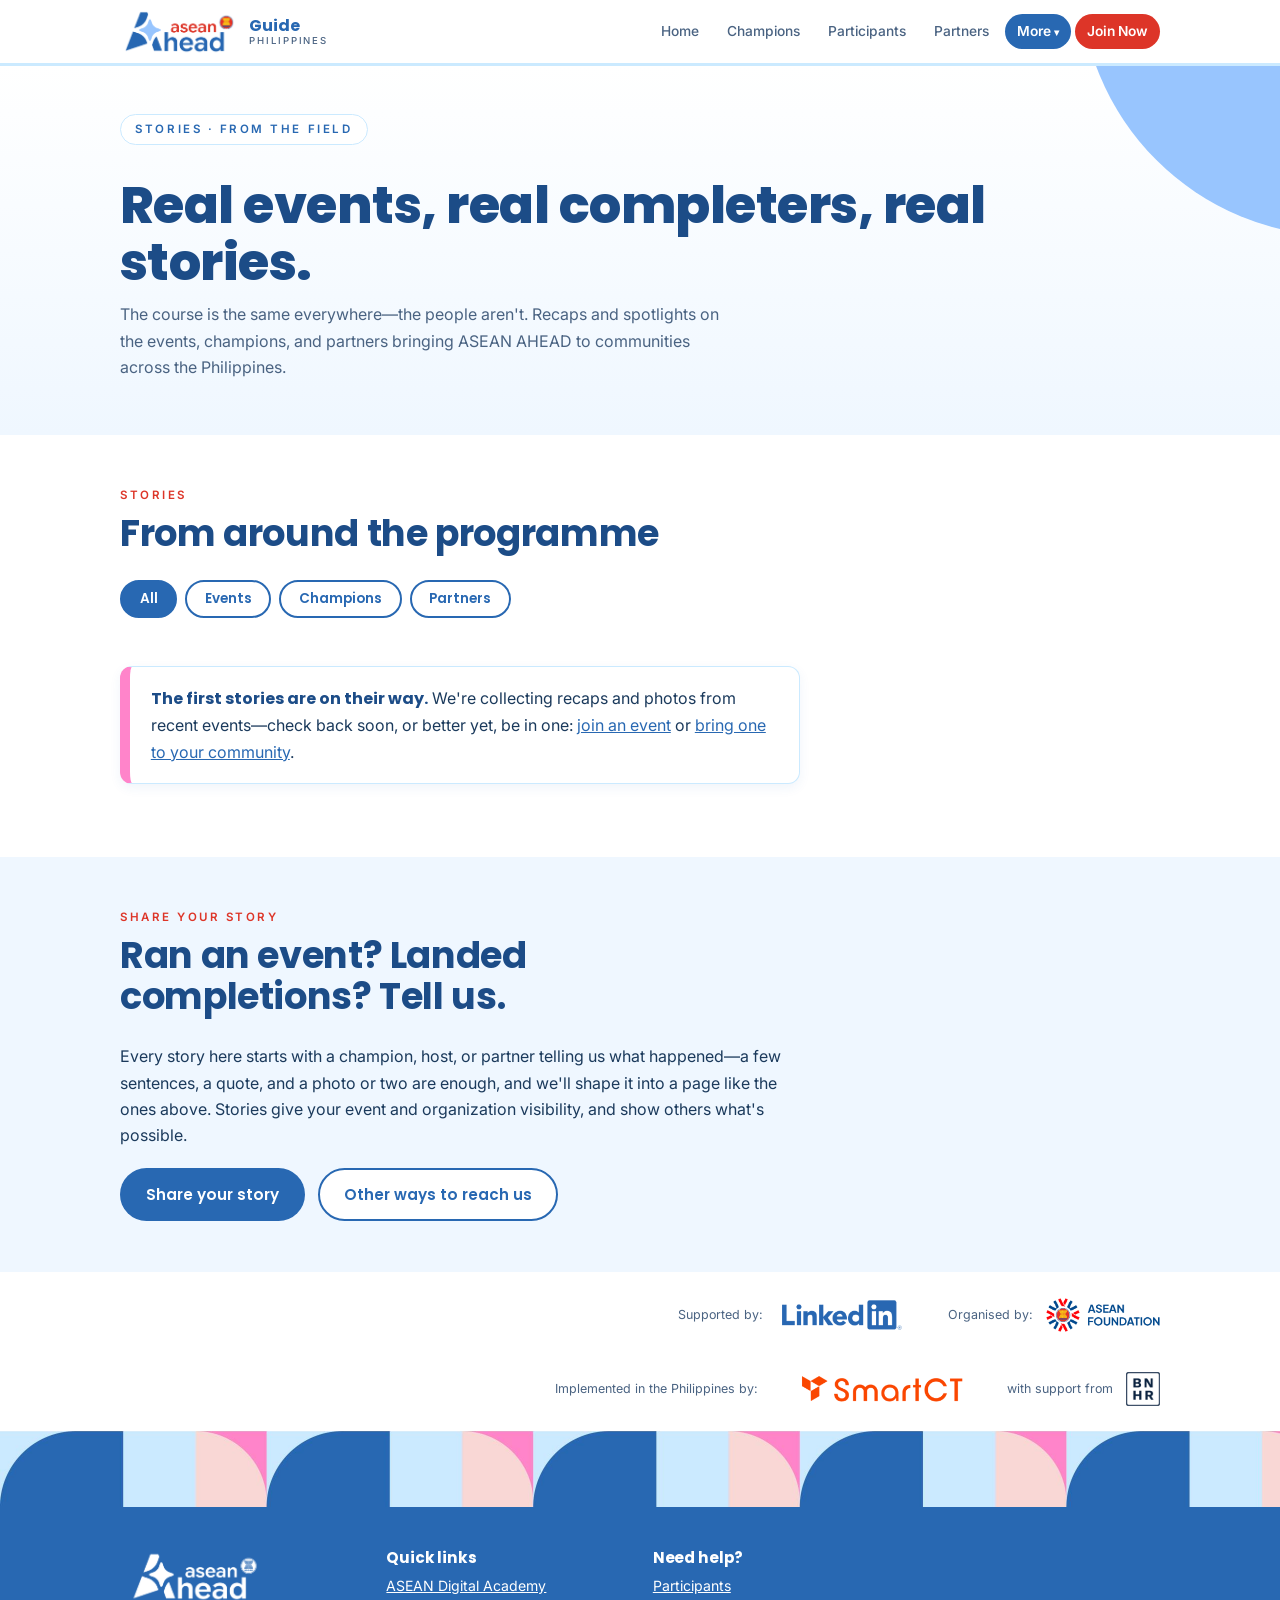
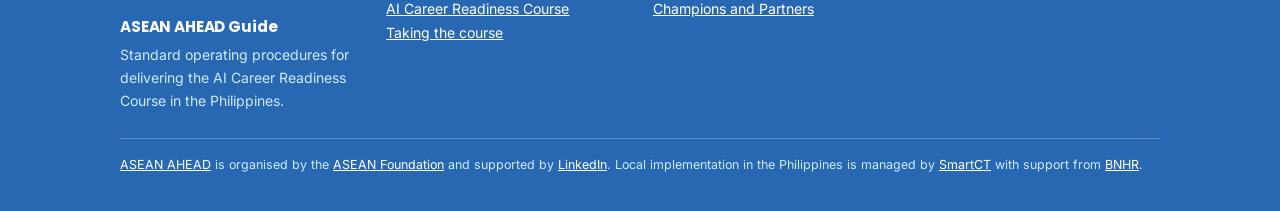
<file: stories.html>
<!DOCTYPE html>
<html lang="en">
<head>
<meta charset="UTF-8">
<meta name="viewport" content="width=device-width, initial-scale=1.0">
<title>Stories—ASEAN AHEAD Guide</title>
<meta name="description" content="Event recaps and spotlights on the champions and partners delivering the AI Career Readiness Course across the Philippines.">
<meta property="og:type" content="website">
<meta property="og:site_name" content="ASEAN AHEAD Guide">
<meta property="og:locale" content="en_PH">
<meta property="og:title" content="Stories—ASEAN AHEAD Guide">
<meta property="og:description" content="Event recaps and spotlights on the champions and partners delivering the AI Career Readiness Course across the Philippines.">
<meta property="og:url" content="https://aseanahead.bnhr.xyz/stories.html">
<meta property="og:image" content="https://aseanahead.bnhr.xyz/static/assets/img/og/og-stories.png">
<meta property="og:image:width" content="1200">
<meta property="og:image:height" content="630">
<meta property="og:image:alt" content="ASEAN AHEAD card: Real events, real completers, real stories.">
<meta name="twitter:card" content="summary_large_image">
<link rel="icon" href="favicon.ico" sizes="48x48 32x32 16x16">
<link rel="apple-touch-icon" href="apple-touch-icon.png">
<link rel="stylesheet" href="static/assets/css/styles.css">
</head>
<body>

<header class="site-header">
  <div class="wrap">
    <a class="brand" href="index.html">
      <img class="brand-logo" src="static/assets/img/logo-asean-ahead-colour.png" alt="ASEAN Ahead">
      <span class="brand-text">Guide <small>Philippines</small></span>
    </a>
    <nav class="site-nav" aria-label="Main">
      <a href="index.html">Home</a>
      <a href="champions.html">Champions</a>
      <a href="participants.html">Participants</a>
      <a href="partners.html">Partners</a>
      <details class="nav-drop current">
        <summary>More</summary>
        <div class="nav-drop-menu">
          <a href="resources.html">Resources</a>
          <a href="faq.html">FAQ</a>
          <a href="stories.html" aria-current="page">Stories</a>
          <a href="resources.html#contacts">Contacts</a>
        </div>
      </details>
      <a class="nav-cta" href="join.html">Join Now</a>
    </nav>
  </div>
</header>

<section class="page-hero tint-neutral">
  <div class="wrap">
    <span class="kicker">Stories · From the field</span>
    <h1>Real events, real completers, real stories.</h1>
    <p>The course is the same everywhere—the people aren't. Recaps and
       spotlights on the events, champions, and partners bringing ASEAN AHEAD
       to communities across the Philippines.</p>
  </div>
</section>

<main>

<section>
  <div class="wrap">
    <p class="section-label" id="stories">Stories</p>
    <h2 class="section-title">From around the programme</h2>

    <div class="filters" role="group" aria-label="Filter stories by type">
      <button type="button" data-filter="all" aria-pressed="true">All</button>
      <button type="button" data-filter="events" aria-pressed="false">Events</button>
      <button type="button" data-filter="champions" aria-pressed="false">Champions</button>
      <button type="button" data-filter="partners" aria-pressed="false">Partners</button>
    </div>

    <div class="card-grid" id="story-grid">
      <!-- Story card template — copy, fill in, and place newest first.
           data-story lists every type the story matches, space-separated:
           "events", "champions", "partners" in any combination.
           Chip class by primary type: events → chip-neutral,
           champions → chip-facilitators, partners → chip-partners.
           Thumbnail: 3:2 crop, ~100–200 KB, static/assets/img/stories/<slug>/.

      <a class="card" href="stories/YYYY-MM-short-slug.html" data-story="events partners">
        <img class="story-thumb" src="static/assets/img/stories/short-slug/cover.jpg"
             alt="[What the photo shows]" width="600" height="400" loading="lazy">
        <span class="chip chip-neutral">Event recap</span>
        <h3>[Story title]</h3>
        <p>[The one-sentence teaser from the submission.]</p>
        <span class="story-meta">[12 Aug 2026 · City]</span>
        <span class="card-cta">Read the story →</span>
      </a>
      -->
    </div>

    <div class="callout teal" id="first-stories">
      <strong>The first stories are on their way.</strong> We're collecting
      recaps and photos from recent events—check back soon, or better yet,
      be in one: <a href="join.html">join an event</a> or
      <a href="partners.html">bring one to your community</a>.
    </div>
  </div>
</section>

<section>
  <div class="wrap">
    <p class="section-label" id="share-your-story">Share your story</p>
    <h2 class="section-title">Ran an event? Landed completions? Tell us.</h2>
    <p class="prose" style="margin-bottom:1.2rem">
      Every story here starts with a champion, host, or partner telling us
      what happened—a few sentences, a quote, and a photo or two are enough,
      and we'll shape it into a page like the ones above. Stories give your
      event and organization visibility, and show others what's possible.
    </p>
    <div class="btn-row">
      <a class="btn btn-primary" href="https://forms.gle/dzBYKsxbgFLBjNYY7" target="_blank" rel="noopener"
         data-tooltip="A few sentences, a quote, and a photo or two are all it takes.">Share your story</a>
      <a class="btn btn-ghost-2" href="resources.html#contacts">Other ways to reach us</a>
    </div>
  </div>
</section>

</main>

<div class="partner-bar">
  <div class="wrap">
    <span class="pb-group"><small>Supported by:</small>
      <img src="static/assets/img/logo-linkedin.png" alt="LinkedIn"></span>
    <span class="pb-group"><small>Organised by:</small>
      <img src="static/assets/img/logo-asean-foundation-colour.png" alt="ASEAN Foundation"></span>
    <span class="pb-group"><small>Implemented in the Philippines by:</small>
      <a href="https://smartct.org/" target="_blank" rel="noopener">
        <img src="static/assets/img/logo-smartct.png" alt="SmartCT"></a>
      <small>with support from</small>
      <a href="https://fb.com/bnhr.xyz" target="_blank" rel="noopener">
        <img src="static/assets/img/logo-bnhr.png" alt="BNHR"></a></span>
  </div>
</div>

<div class="geo-band" role="presentation"></div>

<footer class="site-footer">
  <div class="wrap">
    <div>
      <img class="footer-logo" src="static/assets/img/logo-asean-ahead-white.png" alt="">
      <h4>ASEAN AHEAD Guide</h4>
      <p>Standard operating procedures for delivering the AI Career Readiness
         Course in the Philippines.</p>
    </div>
    <div>
      <h4>Quick links</h4>
      <p>
        <a href="https://ada.aseanfoundation.org/">ASEAN Digital Academy</a><br>
        <a href="https://ada.aseanfoundation.org/course-detail/ai-career-readiness">AI Career Readiness Course</a><br>
        <a href="participants.html#getting-started">Taking the course</a>
      </p>
    </div>
    <div>
      <h4>Need help?</h4>
      <p>
        <a href="faq.html">Participants</a><br>
        <a href="resources.html#contacts">Champions and Partners</a>
      </p>
    </div>
    <p class="fine">
      <a href="https://ada.aseanfoundation.org/asean-ahead" target="_blank" rel="noopener">ASEAN AHEAD</a>
      is organised by the
      <a href="https://www.aseanfoundation.org/" target="_blank" rel="noopener">ASEAN Foundation</a>
      and supported by
      <a href="https://www.linkedin.com/" target="_blank" rel="noopener">LinkedIn</a>.
      Local implementation in the Philippines is managed by
      <a href="https://smartct.org/" target="_blank" rel="noopener">SmartCT</a>
      with support from
      <a href="https://fb.com/bnhr.xyz" target="_blank" rel="noopener">BNHR</a>.
    </p>
  </div>
</footer>

<script>
(() => {
  const buttons = document.querySelectorAll('.filters button');
  const cards = document.querySelectorAll('#story-grid [data-story]');

  // A card lists every type it matches in data-story (space-separated), so
  // one story can appear under Events and Partners at once.
  function select(value) {
    const target = [...buttons].find(b => b.dataset.filter === value);
    if (!target) return;                 // unknown or stale hash: no-op
    buttons.forEach(b => b.setAttribute('aria-pressed', String(b === target)));
    cards.forEach(c => {
      c.style.display =
        (value === 'all' || c.dataset.story.split(' ').includes(value)) ? '' : 'none';
    });
  }

  buttons.forEach(btn => btn.addEventListener('click', () => select(btn.dataset.filter)));

  // Deep links: stories.html#partners preselects that filter (and #events,
  // #champions, #all), so other pages can link straight to a filtered view.
  const applyHash = () => select(decodeURIComponent(location.hash.slice(1)));
  window.addEventListener('hashchange', applyHash);
  applyHash();
})();
</script>

</body>
</html>
</file>
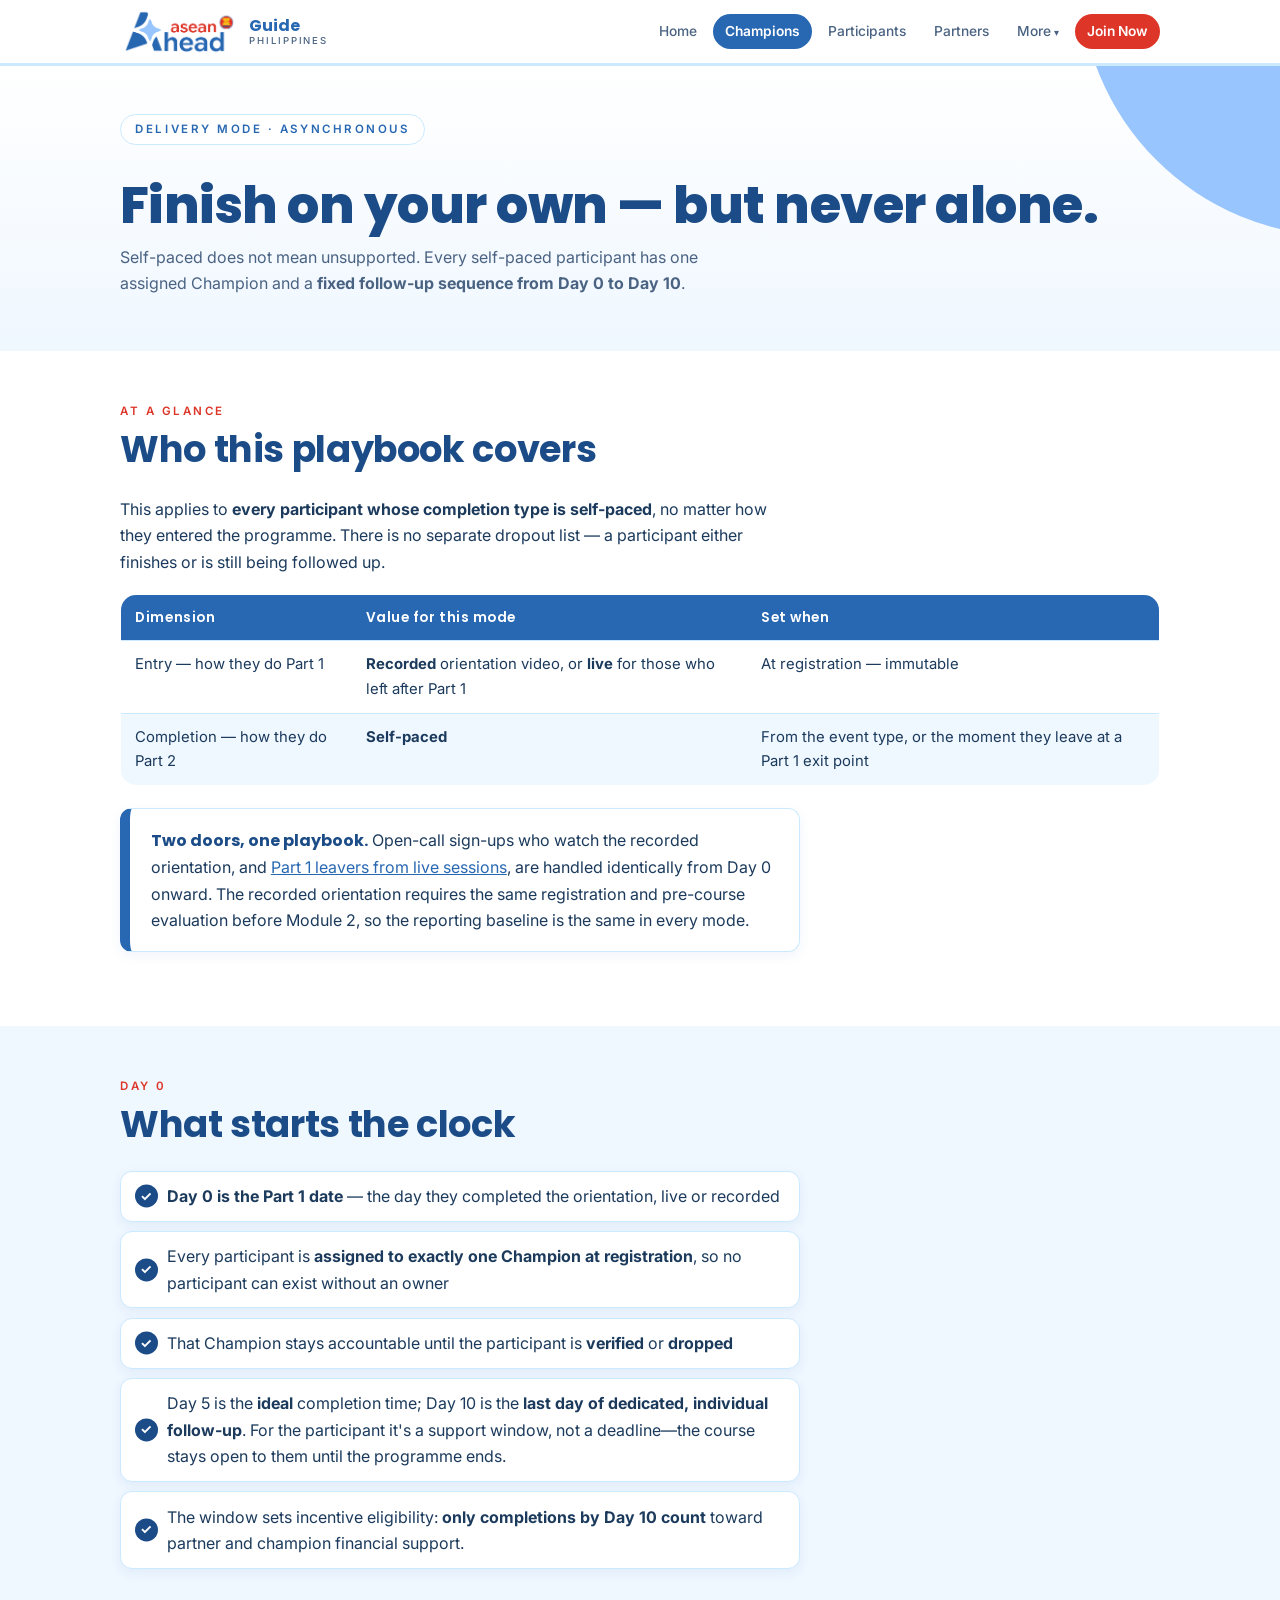
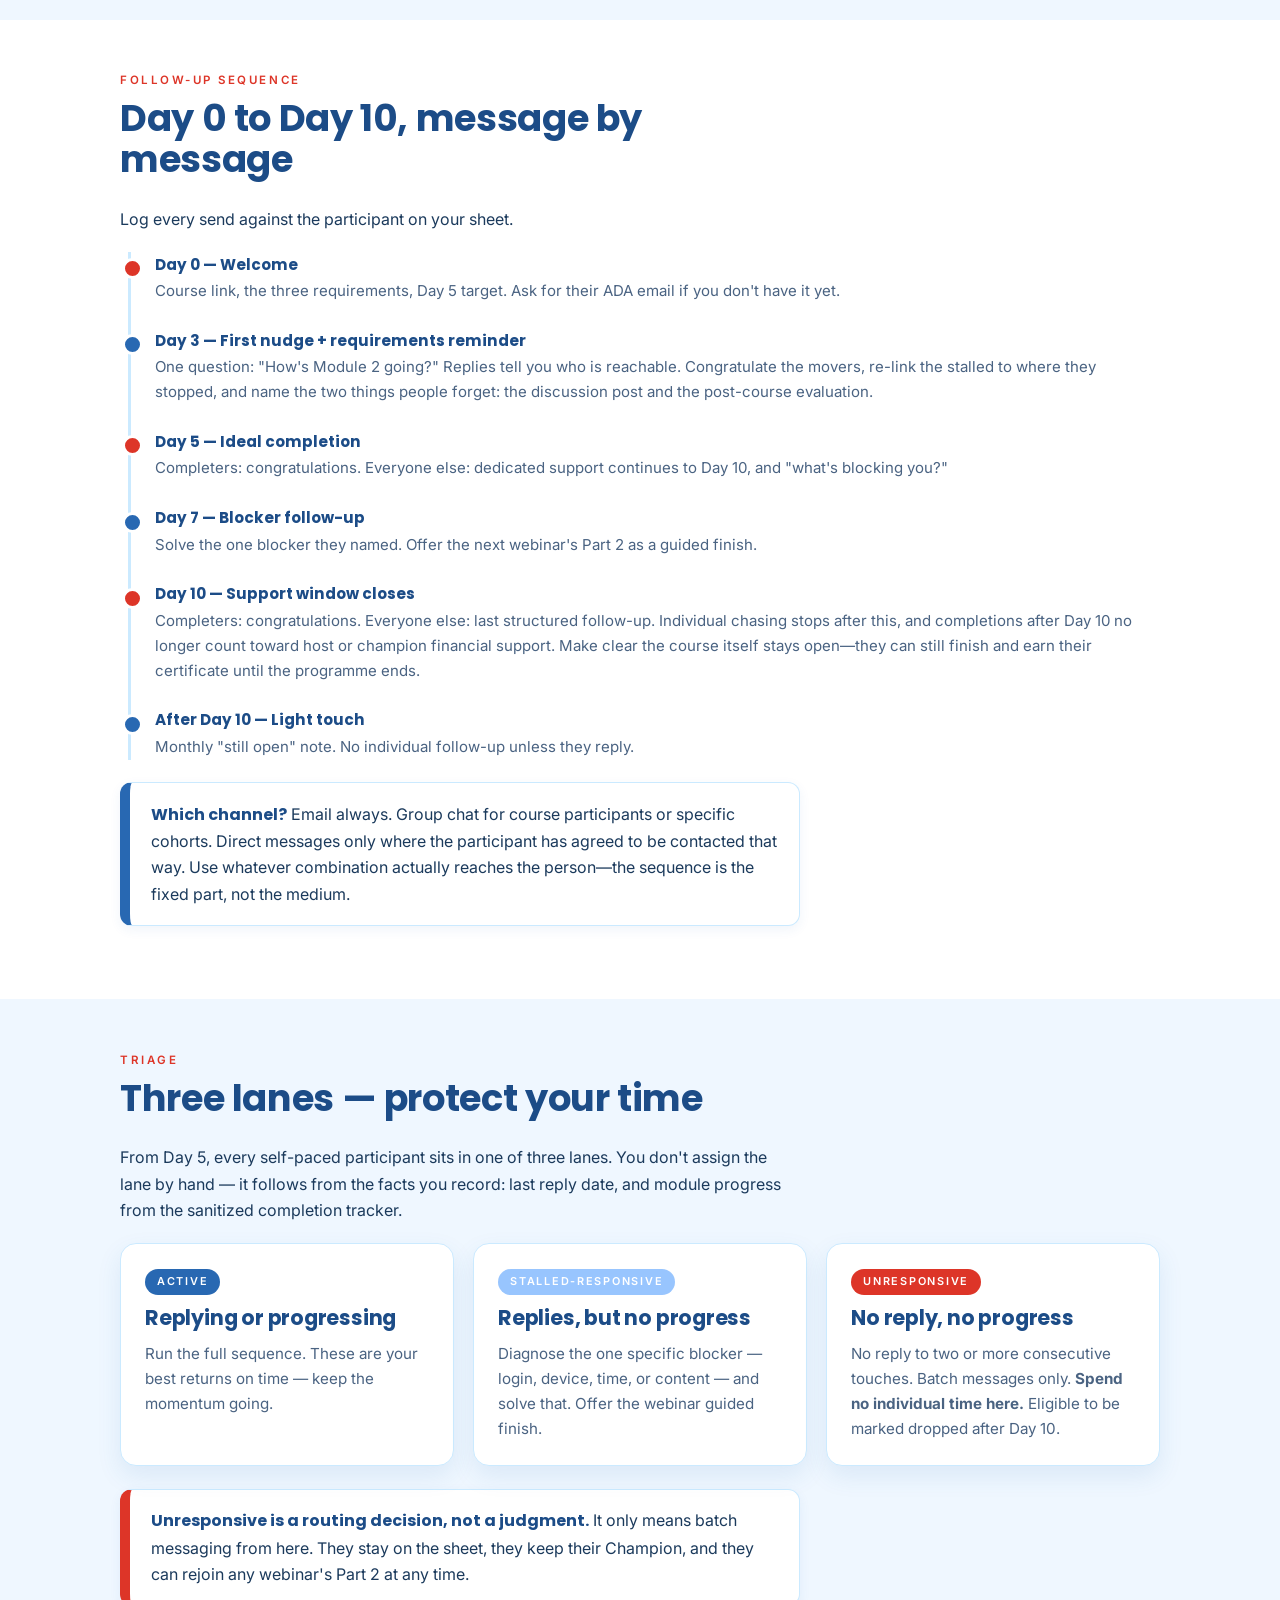
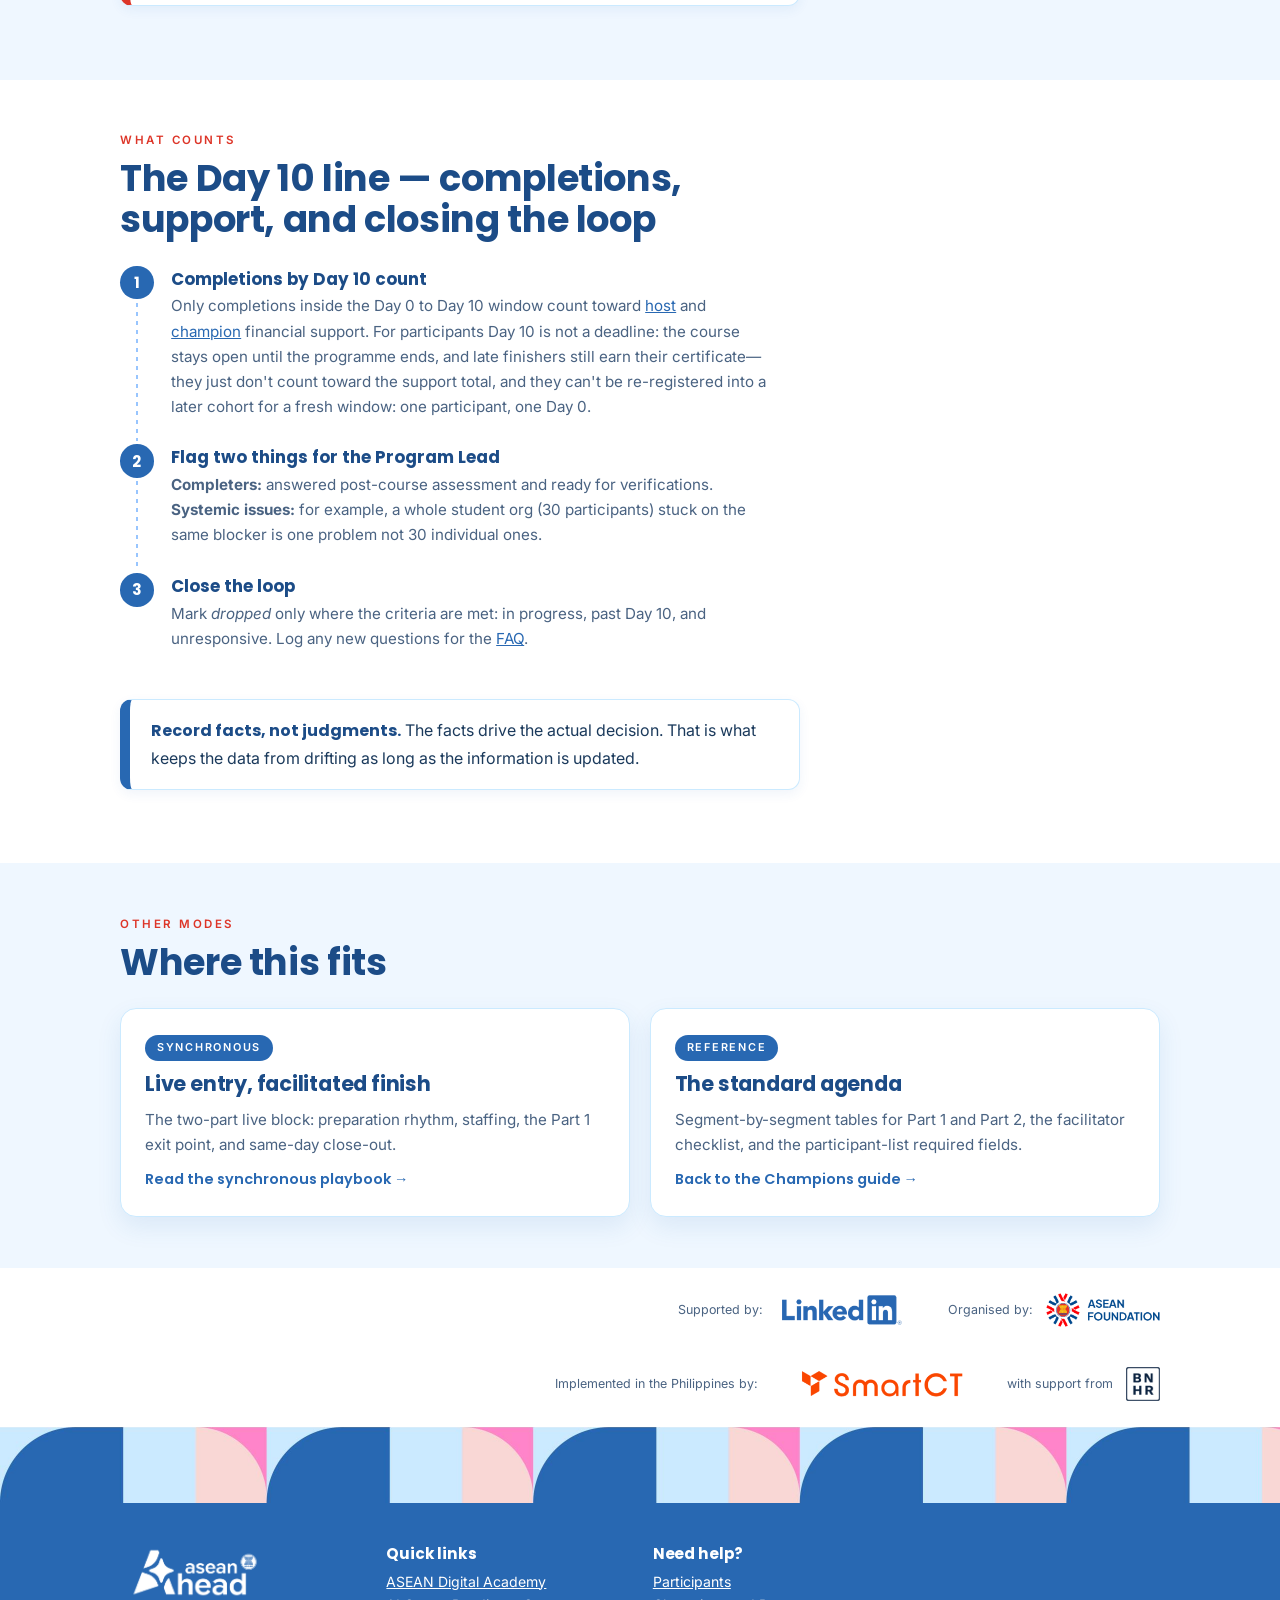
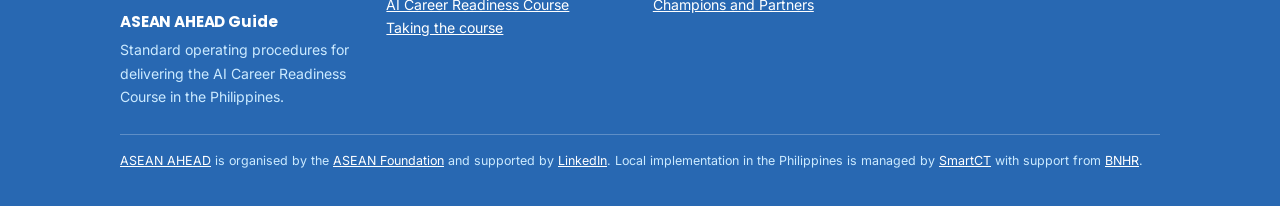
<file: delivery-modes/asynchronous.html>
<!DOCTYPE html>
<html lang="en">
<head>
<meta charset="UTF-8">
<meta name="viewport" content="width=device-width, initial-scale=1.0">
<title>Asynchronous delivery — ASEAN AHEAD Guide</title>
<meta name="description" content="The Champion follow-up playbook for self-paced participants: the Day 0 to Day 10 message sequence, the three lanes, and the Day 10 line for what counts.">
<meta property="og:type" content="website">
<meta property="og:site_name" content="ASEAN AHEAD Guide">
<meta property="og:locale" content="en_PH">
<meta property="og:title" content="Asynchronous delivery — ASEAN AHEAD Guide">
<meta property="og:description" content="The Champion follow-up playbook for self-paced participants: the Day 0 to Day 10 message sequence, the three lanes, and the Day 10 line for what counts.">
<meta property="og:url" content="https://aseanahead.bnhr.xyz/delivery-modes/asynchronous.html">
<meta property="og:image" content="https://aseanahead.bnhr.xyz/static/assets/img/og/og-asynchronous.png">
<meta property="og:image:width" content="1200">
<meta property="og:image:height" content="630">
<meta property="og:image:alt" content="ASEAN AHEAD card: Finish on your own—but never alone.">
<meta name="twitter:card" content="summary_large_image">
<link rel="icon" href="../favicon.ico" sizes="48x48 32x32 16x16">
<link rel="apple-touch-icon" href="../apple-touch-icon.png">
<link rel="stylesheet" href="../static/assets/css/styles.css">
</head>
<body>

<header class="site-header">
  <div class="wrap">
    <a class="brand" href="../index.html">
      <img class="brand-logo" src="../static/assets/img/logo-asean-ahead-colour.png" alt="ASEAN Ahead">
      <span class="brand-text">Guide <small>Philippines</small></span>
    </a>
    <nav class="site-nav" aria-label="Main">
      <a href="../index.html">Home</a>
      <a href="../champions.html" aria-current="page">Champions</a>
      <a href="../participants.html">Participants</a>
      <a href="../partners.html">Partners</a>
      <details class="nav-drop">
        <summary>More</summary>
        <div class="nav-drop-menu">
          <a href="../resources.html">Resources</a>
          <a href="../faq.html">FAQ</a>
          <a href="../stories.html">Stories</a>
          <a href="../resources.html#contacts">Contacts</a>
        </div>
      </details>
      <a class="nav-cta" href="../join.html">Join Now</a>
    </nav>
  </div>
</header>

<section class="page-hero tint-neutral">
  <div class="wrap">
    <span class="kicker">Delivery mode · Asynchronous</span>
    <h1>Finish on your own — but never alone.</h1>
    <p>Self-paced does not mean unsupported. Every self-paced participant has one
       assigned Champion and a <strong>fixed follow-up sequence from Day 0 to Day
       10</strong>.</p>
  </div>
</section>

<main>

<section>
  <div class="wrap">
    <p class="section-label" id="at-a-glance">At a glance</p>
    <h2 class="section-title">Who this playbook covers</h2>
    <p class="prose" style="margin-bottom:1.2rem">
      This applies to <strong>every participant whose completion type is
      self-paced</strong>, no matter how they entered the programme. There is no
      separate dropout list — a participant either finishes or is still being
      followed up.
    </p>
    <div class="table-scroll">
      <table>
        <thead>
          <tr><th>Dimension</th><th>Value for this mode</th><th>Set when</th></tr>
        </thead>
        <tbody>
          <tr><td>Entry — how they do Part 1</td><td><strong>Recorded</strong> orientation video, or <strong>live</strong> for those who left after Part 1</td><td>At registration — immutable</td></tr>
          <tr><td>Completion — how they do Part 2</td><td><strong>Self-paced</strong></td><td>From the event type, or the moment they leave at a Part 1 exit point</td></tr>
        </tbody>
      </table>
    </div>
    <div class="callout cobalt">
      <strong>Two doors, one playbook.</strong> Open-call sign-ups who watch the
      recorded orientation, and
      <a href="synchronous.html">Part 1 leavers from live sessions</a>, are
      handled identically from Day 0 onward. The recorded orientation requires the
      same registration and pre-course evaluation before Module 2, so the
      reporting baseline is the same in every mode.
    </div>
  </div>
</section>

<section>
  <div class="wrap">
    <p class="section-label" id="day-0">Day 0</p>
    <h2 class="section-title">What starts the clock</h2>
    <ul class="checklist cobalt">
      <li><strong>Day 0 is the Part 1 date</strong> — the day they completed the
          orientation, live or recorded</li>
      <li>Every participant is <strong>assigned to exactly one Champion at
          registration</strong>, so no participant can exist without an owner</li>
      <li>That Champion stays accountable until the participant is
          <strong>verified</strong> or <strong>dropped</strong></li>
      <li>Day 5 is the <strong>ideal</strong> completion time; Day 10 is the
          <strong>last day of dedicated, individual follow-up</strong>. For
          the participant it's a support window, not a deadline—the course
          stays open to them until the programme ends.</li>
      <li>The window sets incentive eligibility: <strong>only completions
          by Day 10 count</strong> toward partner and champion financial
          support.</li>
    </ul>
  </div>
</section>

<section>
  <div class="wrap">
    <p class="section-label" id="follow-up-sequence">Follow-up sequence</p>
    <h2 class="section-title">Day 0 to Day 10, message by message</h2>
    <p class="prose" style="margin-bottom:1.2rem">
      Log every send against the participant on your sheet.
    </p>
    <ul class="timeline">
      <li class="milestone">
        <span class="when">Day 0 — Welcome</span>
        <p>Course link, the three requirements, Day 5 target. Ask for their ADA
           email if you don't have it yet.</p>
      </li>
      <li>
        <span class="when">Day 3 — First nudge + requirements reminder</span>
        <p>One question: "How's Module 2 going?" Replies tell you who is
           reachable. Congratulate the movers, re-link the stalled to where
           they stopped, and name the two things people forget: the discussion
           post and the post-course evaluation.</p>
      </li>
      <li class="milestone">
        <span class="when">Day 5 — Ideal completion</span>
        <p>Completers: congratulations. Everyone else: dedicated support
           continues to Day 10, and "what's blocking you?"</p>
      </li>
      <li>
        <span class="when">Day 7 — Blocker follow-up</span>
        <p>Solve the one blocker they named. Offer the next webinar's Part 2 as
           a guided finish.</p>
      </li>
      <li class="milestone">
        <span class="when">Day 10 — Support window closes</span>
        <p>Completers: congratulations. Everyone else: last structured
           follow-up. Individual chasing stops after this, and completions
           after Day 10 no longer count toward host or champion financial
           support. Make clear the course itself stays open—they can still
           finish and earn their certificate until the programme ends.</p>
      </li>
      <li>
        <span class="when">After Day 10 — Light touch</span>
        <p>Monthly "still open" note. No individual follow-up unless they
           reply.</p>
      </li>
    </ul>
    <div class="callout cobalt">
      <strong>Which channel?</strong> Email always. Group chat for course participants or specific cohorts. Direct messages only where the
      participant has agreed to be contacted that way. Use whatever combination
      actually reaches the person—the sequence is the fixed part, not the medium.
    </div>
  </div>
</section>

<section>
  <div class="wrap">
    <p class="section-label" id="triage">Triage</p>
    <h2 class="section-title">Three lanes — protect your time</h2>
    <p class="prose" style="margin-bottom:1.2rem">
      From Day 5, every self-paced participant sits in one of three lanes. You
      don't assign the lane by hand — it follows from the facts you record: last
      reply date, and module progress from the sanitized completion tracker.
    </p>
    <div class="card-grid">
      <div class="card">
        <span class="chip chip-ok">Active</span>
        <h3>Replying or progressing</h3>
        <p>Run the full sequence. These are your best returns on time — keep the
           momentum going.</p>
      </div>
      <div class="card">
        <span class="chip chip-warn">Stalled-responsive</span>
        <h3>Replies, but no progress</h3>
        <p>Diagnose the one specific blocker — login, device, time, or content —
           and solve that. Offer the webinar guided finish.</p>
      </div>
      <div class="card">
        <span class="chip chip-stop">Unresponsive</span>
        <h3>No reply, no progress</h3>
        <p>No reply to two or more consecutive touches. Batch messages only.
           <strong>Spend no individual time here.</strong> Eligible to be marked
           dropped after Day 10.</p>
      </div>
    </div>
    <div class="callout coral">
      <strong>Unresponsive is a routing decision, not a judgment.</strong> It only
      means batch messaging from here. They stay on the sheet, they keep their
      Champion, and they can rejoin any webinar's Part 2 at any time.
    </div>
  </div>
</section>

<section>
  <div class="wrap">
    <p class="section-label" id="what-counts">What counts</p>
    <h2 class="section-title">The Day 10 line — completions, support, and closing the loop</h2>
    <ol class="steps">
      <li>
        <strong>Completions by Day 10 count</strong>
        <p>Only completions inside the Day 0 to Day 10 window count toward
           <a href="../partners.html#how-support-is-counted">host</a> and
           <a href="../champions.html#support-a-cohort">champion</a> financial
           support. For participants Day 10 is not a deadline: the course
           stays open until the programme ends, and late finishers still earn
           their certificate—they just don't count toward the support total,
           and they can't be re-registered into a later cohort for a fresh
           window: one participant, one Day 0.</p>
      </li>
      <li>
        <strong>Flag two things for the Program Lead</strong>
        <p><strong>Completers:</strong> answered post-course assessment and ready for verifications.
          <br><strong>Systemic issues:</strong> for example, a whole student org (30 participants) stuck on the same blocker is one problem not 30 individual ones.</p>
      </li>
      <li>
        <strong>Close the loop</strong>
        <p>Mark <em>dropped</em> only where the criteria are met: in progress,
           past Day 10, and unresponsive. Log any new questions for the
           <a href="../faq.html">FAQ</a>.</p>
      </li>
    </ol>
    <div class="callout cobalt">
      <strong>Record facts, not judgments.</strong> The facts drive the actual decision. That is what keeps the data from drifting as long as the information is updated.
    </div>
  </div>
</section>

<section>
  <div class="wrap">
    <p class="section-label" id="other-modes">Other modes</p>
    <h2 class="section-title">Where this fits</h2>
    <div class="card-grid">
      <a class="card" href="synchronous.html">
        <span class="chip chip-webinar">Synchronous</span>
        <h3>Live entry, facilitated finish</h3>
        <p>The two-part live block: preparation rhythm, staffing, the Part 1
           exit point, and same-day close-out.</p>
        <span class="card-cta">Read the synchronous playbook →</span>
      </a>
      <a class="card" href="../champions.html">
        <span class="chip chip-facilitators">Reference</span>
        <h3>The standard agenda</h3>
        <p>Segment-by-segment tables for Part 1 and Part 2, the facilitator
           checklist, and the participant-list required fields.</p>
        <span class="card-cta">Back to the Champions guide →</span>
      </a>
    </div>
  </div>
</section>

</main>

<div class="partner-bar">
  <div class="wrap">
    <span class="pb-group"><small>Supported by:</small>
      <img src="../static/assets/img/logo-linkedin.png" alt="LinkedIn"></span>
    <span class="pb-group"><small>Organised by:</small>
      <img src="../static/assets/img/logo-asean-foundation-colour.png" alt="ASEAN Foundation"></span>
    <span class="pb-group"><small>Implemented in the Philippines by:</small>
      <a href="https://smartct.org/" target="_blank" rel="noopener">
        <img src="../static/assets/img/logo-smartct.png" alt="SmartCT"></a>
      <small>with support from</small>
      <a href="https://fb.com/bnhr.xyz" target="_blank" rel="noopener">
        <img src="../static/assets/img/logo-bnhr.png" alt="BNHR"></a></span>
  </div>
</div>

<div class="geo-band" role="presentation"></div>

<footer class="site-footer">
  <div class="wrap">
    <div>
      <img class="footer-logo" src="../static/assets/img/logo-asean-ahead-white.png" alt="">
      <h4>ASEAN AHEAD Guide</h4>
      <p>Standard operating procedures for delivering the AI Career Readiness
         Course in the Philippines.</p>
    </div>
    <div>
      <h4>Quick links</h4>
      <p>
        <a href="https://ada.aseanfoundation.org/">ASEAN Digital Academy</a><br>
        <a href="https://ada.aseanfoundation.org/course-detail/ai-career-readiness">AI Career Readiness Course</a><br>
        <a href="../participants.html#getting-started">Taking the course</a>
      </p>
    </div>
    <div>
      <h4>Need help?</h4>
      <p>
        <a href="../faq.html">Participants</a><br>
        <a href="../resources.html#contacts">Champions and Partners</a>
      </p>
    </div>
    <p class="fine">
      <a href="https://ada.aseanfoundation.org/asean-ahead" target="_blank" rel="noopener">ASEAN AHEAD</a>
      is organised by the
      <a href="https://www.aseanfoundation.org/" target="_blank" rel="noopener">ASEAN Foundation</a>
      and supported by
      <a href="https://www.linkedin.com/" target="_blank" rel="noopener">LinkedIn</a>.
      Local implementation in the Philippines is managed by
      <a href="https://smartct.org/" target="_blank" rel="noopener">SmartCT</a>
      with support from
      <a href="https://fb.com/bnhr.xyz" target="_blank" rel="noopener">BNHR</a>.
    </p>
  </div>
</footer>

</body>
</html>
</file>
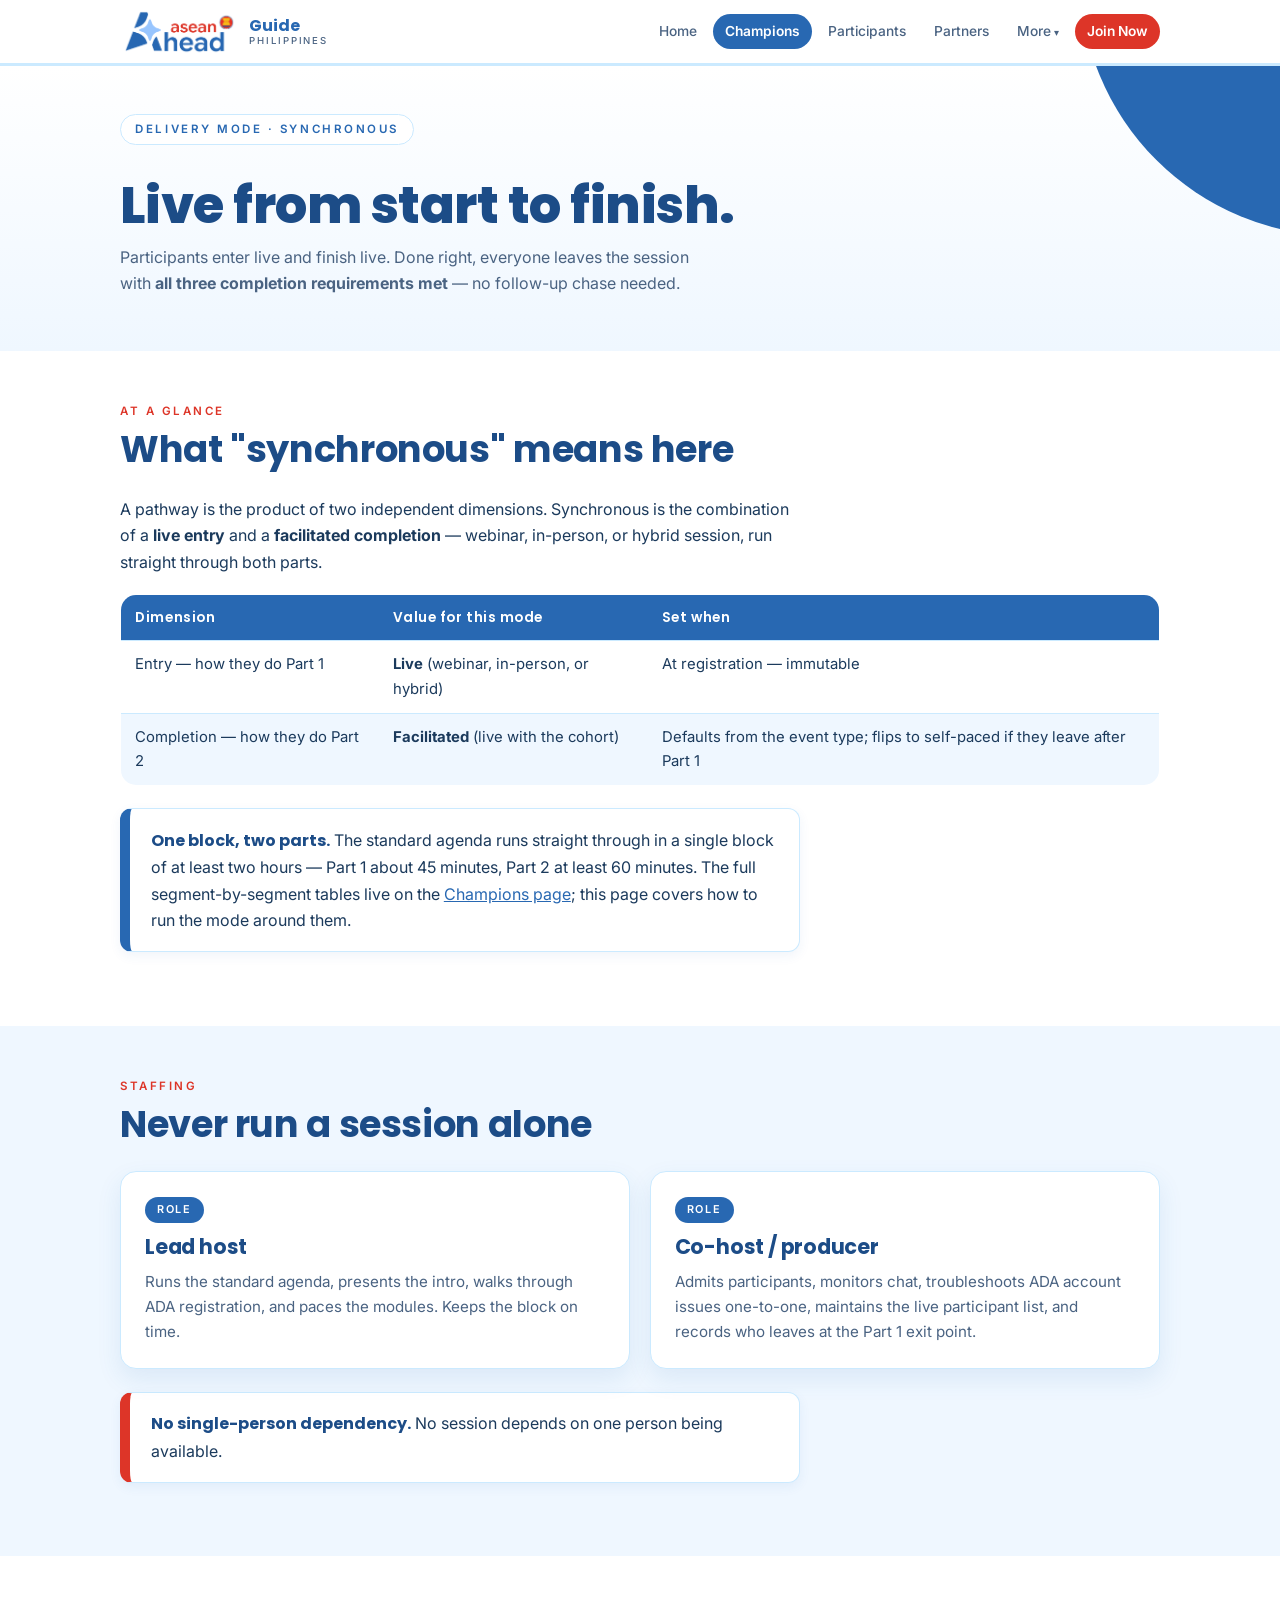
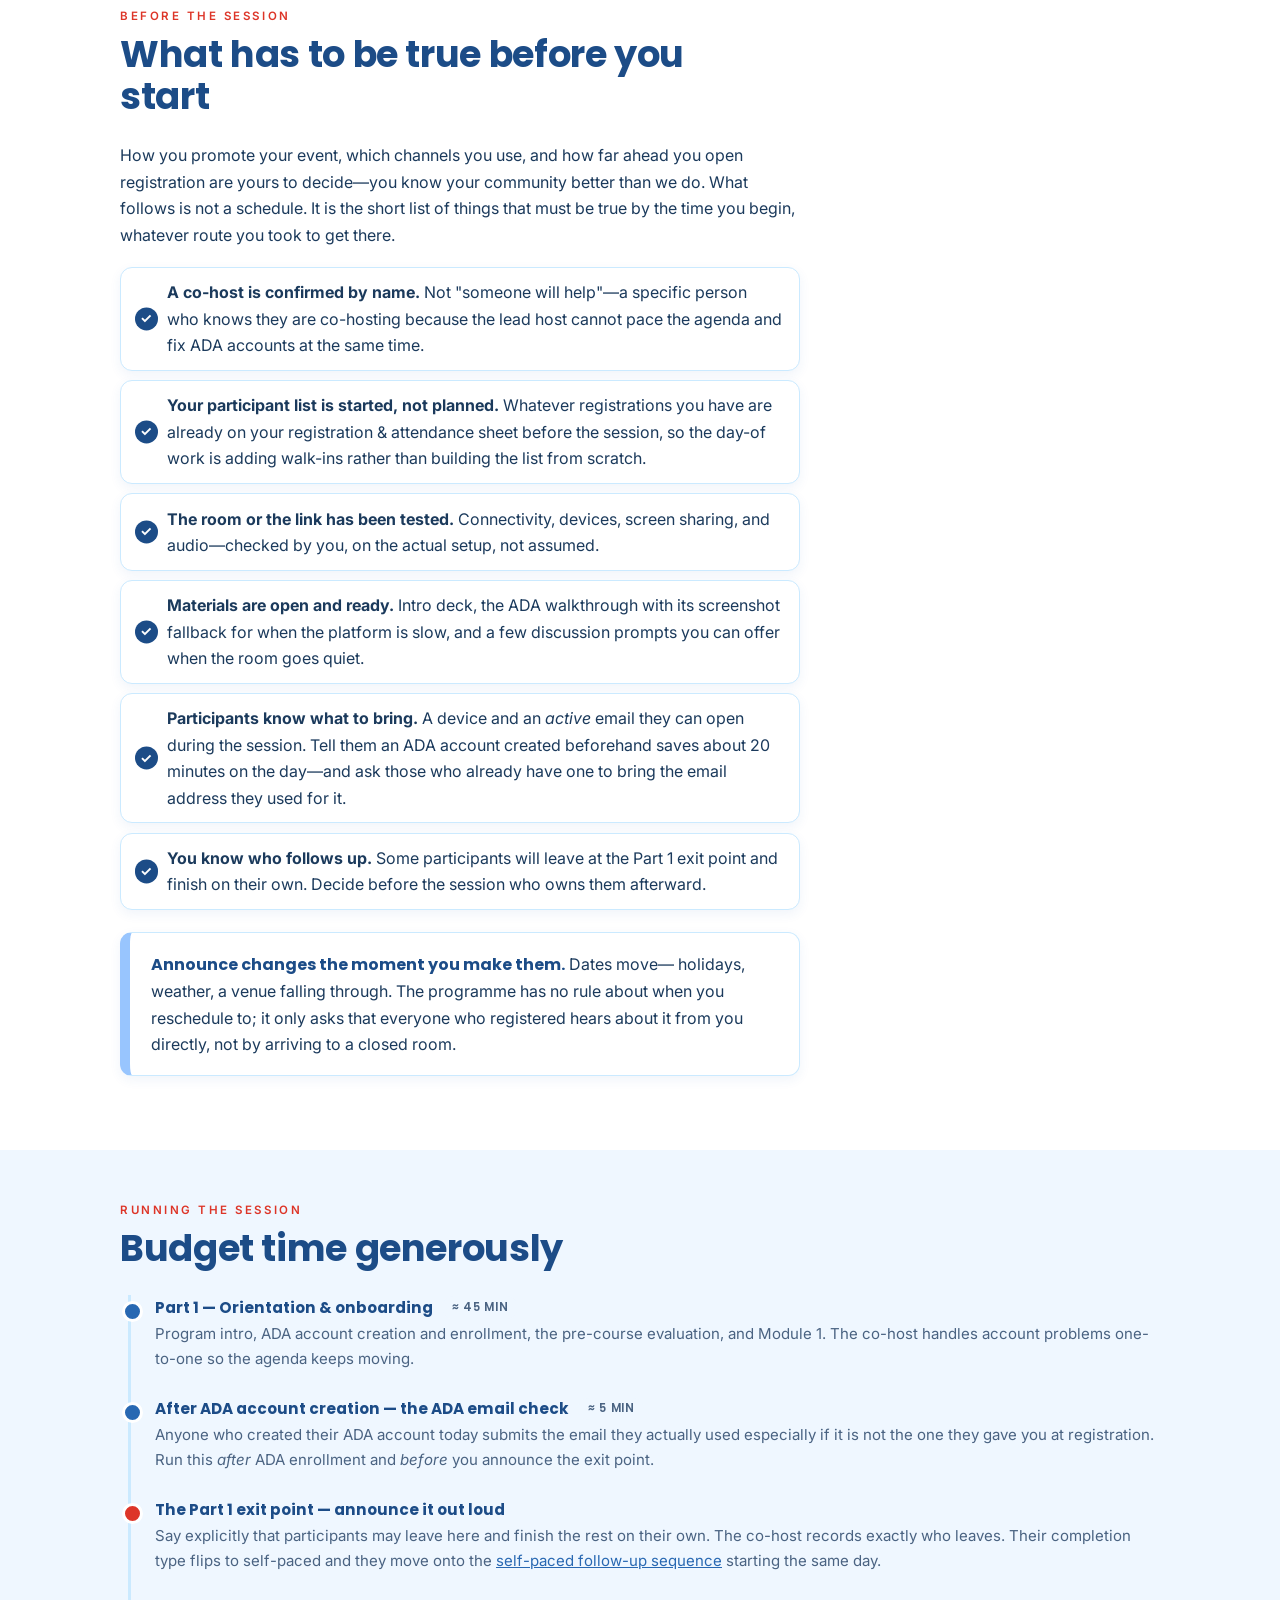
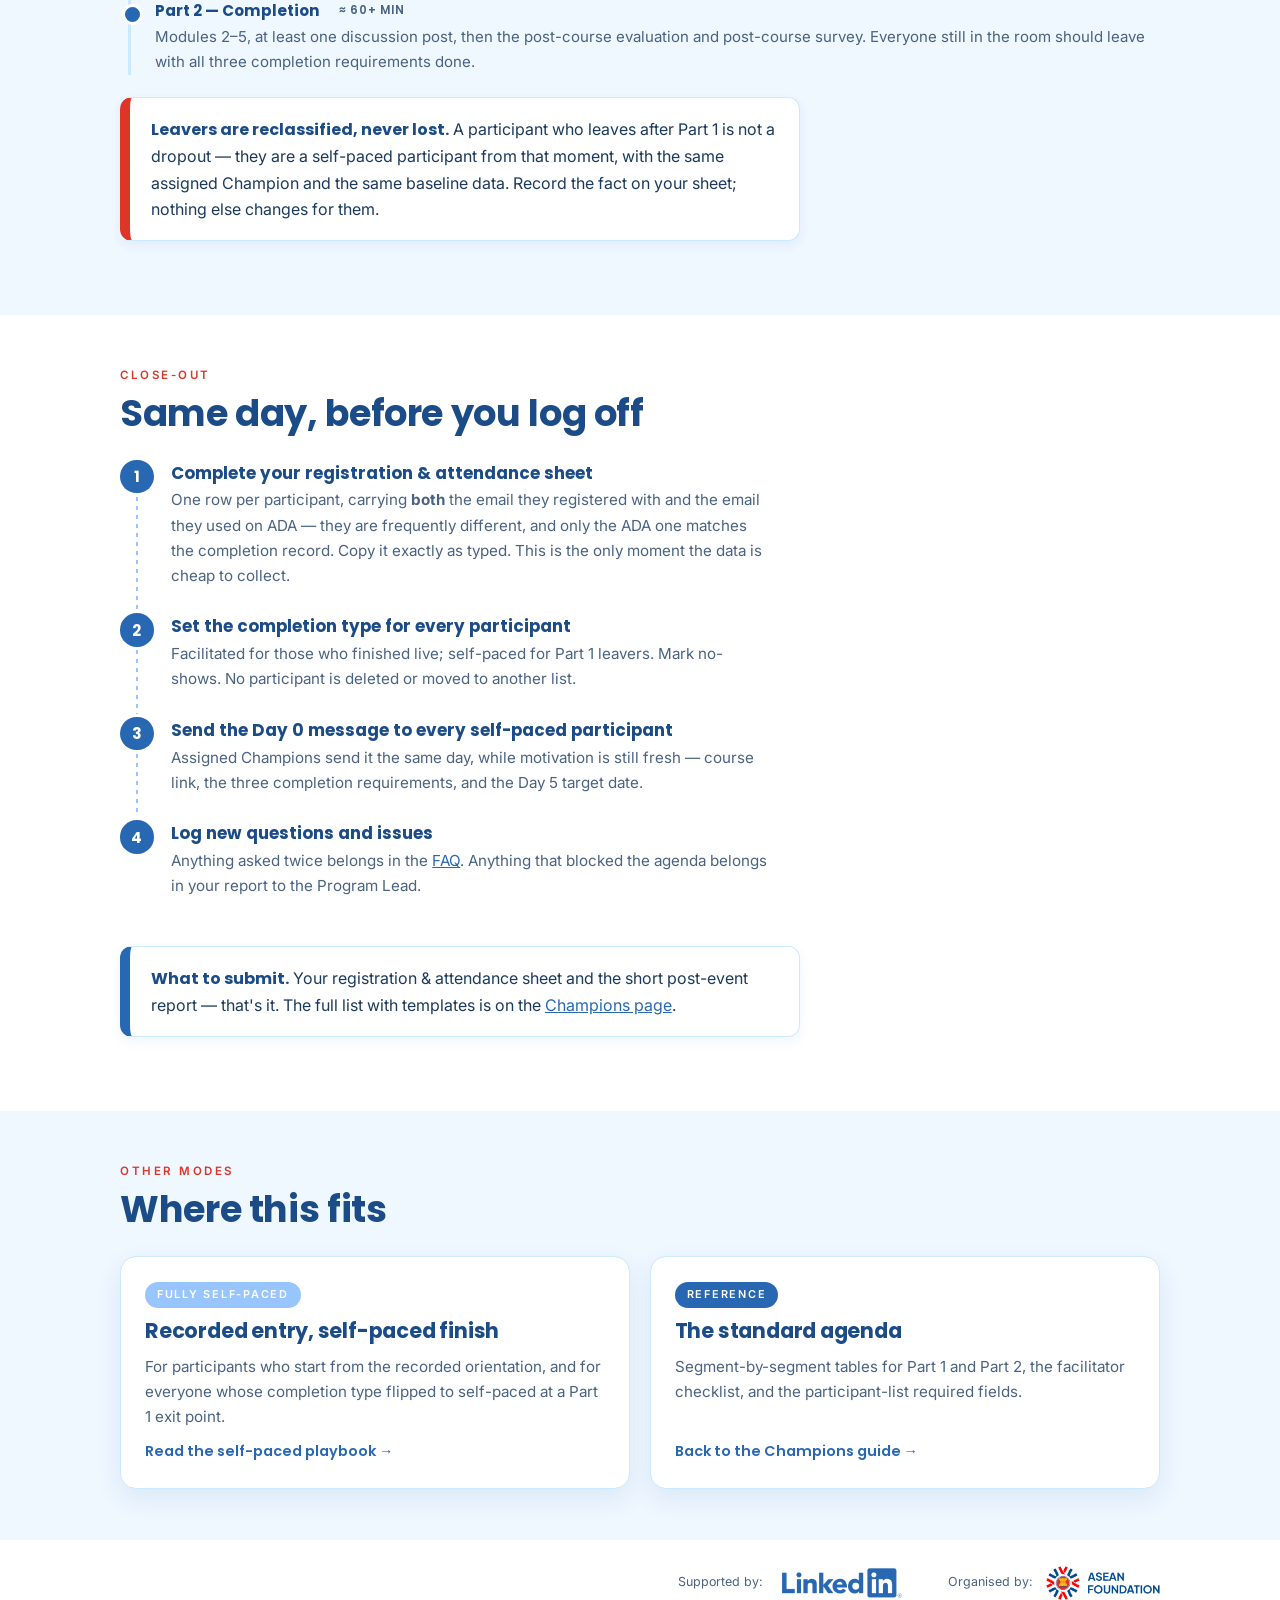
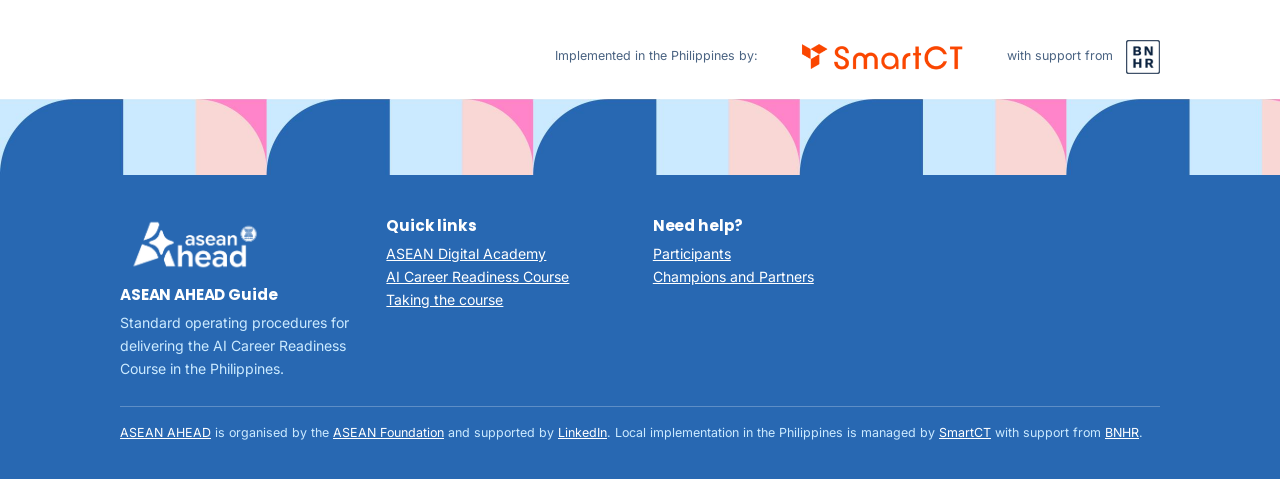
<file: delivery-modes/synchronous.html>
<!DOCTYPE html>
<html lang="en">
<head>
<meta charset="UTF-8">
<meta name="viewport" content="width=device-width, initial-scale=1.0">
<title>Synchronous delivery — ASEAN AHEAD Guide</title>
<meta name="description" content="How Champions run a synchronous ASEAN AHEAD session: preparation rhythm, the two-part run of show, the Part 1 exit point, and same-day close-out.">
<meta property="og:type" content="website">
<meta property="og:site_name" content="ASEAN AHEAD Guide">
<meta property="og:locale" content="en_PH">
<meta property="og:title" content="Synchronous delivery — ASEAN AHEAD Guide">
<meta property="og:description" content="How Champions run a synchronous ASEAN AHEAD session: preparation rhythm, the two-part run of show, the Part 1 exit point, and same-day close-out.">
<meta property="og:url" content="https://aseanahead.bnhr.xyz/delivery-modes/synchronous.html">
<meta property="og:image" content="https://aseanahead.bnhr.xyz/static/assets/img/og/og-synchronous.png">
<meta property="og:image:width" content="1200">
<meta property="og:image:height" content="630">
<meta property="og:image:alt" content="ASEAN AHEAD card: Live from start to finish.">
<meta name="twitter:card" content="summary_large_image">
<link rel="icon" href="../favicon.ico" sizes="48x48 32x32 16x16">
<link rel="apple-touch-icon" href="../apple-touch-icon.png">
<link rel="stylesheet" href="../static/assets/css/styles.css">
</head>
<body>

<header class="site-header">
  <div class="wrap">
    <a class="brand" href="../index.html">
      <img class="brand-logo" src="../static/assets/img/logo-asean-ahead-colour.png" alt="ASEAN Ahead">
      <span class="brand-text">Guide <small>Philippines</small></span>
    </a>
    <nav class="site-nav" aria-label="Main">
      <a href="../index.html">Home</a>
      <a href="../champions.html" aria-current="page">Champions</a>
      <a href="../participants.html">Participants</a>
      <a href="../partners.html">Partners</a>
      <details class="nav-drop">
        <summary>More</summary>
        <div class="nav-drop-menu">
          <a href="../resources.html">Resources</a>
          <a href="../faq.html">FAQ</a>
          <a href="../stories.html">Stories</a>
          <a href="../resources.html#contacts">Contacts</a>
        </div>
      </details>
      <a class="nav-cta" href="../join.html">Join Now</a>
    </nav>
  </div>
</header>

<section class="page-hero tint-facilitators">
  <div class="wrap">
    <span class="kicker">Delivery mode · Synchronous</span>
    <h1>Live from start to finish.</h1>
    <p>Participants enter live and finish live. Done right, everyone leaves the
       session with <strong>all three completion requirements met</strong> — no
       follow-up chase needed.</p>
  </div>
</section>

<main>

<section>
  <div class="wrap">
    <p class="section-label" id="at-a-glance">At a glance</p>
    <h2 class="section-title">What "synchronous" means here</h2>
    <p class="prose" style="margin-bottom:1.2rem">
      A pathway is the product of two independent dimensions. Synchronous is the
      combination of a <strong>live entry</strong> and a <strong>facilitated
      completion</strong> — webinar, in-person, or hybrid session, run straight
      through both parts.
    </p>
    <div class="table-scroll">
      <table>
        <thead>
          <tr><th>Dimension</th><th>Value for this mode</th><th>Set when</th></tr>
        </thead>
        <tbody>
          <tr><td>Entry — how they do Part 1</td><td><strong>Live</strong> (webinar, in-person, or hybrid)</td><td>At registration — immutable</td></tr>
          <tr><td>Completion — how they do Part 2</td><td><strong>Facilitated</strong> (live with the cohort)</td><td>Defaults from the event type; flips to self-paced if they leave after Part 1</td></tr>
        </tbody>
      </table>
    </div>
    <div class="callout cobalt">
      <strong>One block, two parts.</strong> The standard agenda runs straight
      through in a single block of at least two hours — Part 1 about 45 minutes,
      Part 2 at least 60 minutes. The full
      segment-by-segment tables live on the
      <a href="../champions.html">Champions page</a>; this page covers how to
      run the mode around them.
    </div>
  </div>
</section>

<section>
  <div class="wrap">
    <p class="section-label" id="staffing">Staffing</p>
    <h2 class="section-title">Never run a session alone</h2>
    <div class="card-grid">
      <div class="card">
        <span class="chip chip-facilitators">Role</span>
        <h3>Lead host</h3>
        <p>Runs the standard agenda, presents the intro, walks through ADA
           registration, and paces the modules. Keeps the block on time.</p>
      </div>
      <div class="card">
        <span class="chip chip-facilitators">Role</span>
        <h3>Co-host / producer</h3>
        <p>Admits participants, monitors chat, troubleshoots ADA account issues
           one-to-one, maintains the live participant list, and records who leaves
           at the Part 1 exit point.</p>
      </div>
    </div>
    <div class="callout coral">
      <strong>No single-person dependency.</strong> No session depends on
      one person being available.
    </div>
  </div>
</section>

<section>
  <div class="wrap">
    <p class="section-label" id="before-the-session">Before the session</p>
    <h2 class="section-title">What has to be true before you start</h2>
    <p class="prose" style="margin-bottom:1.2rem">
      How you promote your event, which channels you use, and how far ahead you
      open registration are yours to decide—you know your community better than
      we do. What follows is not a schedule. It is the short list of things that
      must be true by the time you begin, whatever route you took to get there.
    </p>
    <ul class="checklist cobalt">
      <li><strong>A co-host is confirmed by name.</strong> Not "someone will
        help"—a specific person who knows they are co-hosting because the lead
        host cannot pace the agenda and fix ADA accounts at the same time.</li>
      <li><strong>Your participant list is started, not planned.</strong>
        Whatever registrations you have are already on your registration &amp;
        attendance sheet before the session, so the day-of work is adding walk-ins
        rather than building the list from scratch.</li>
      <li><strong>The room or the link has been tested.</strong> Connectivity,
        devices, screen sharing, and audio—checked by you, on the actual setup,
        not assumed.</li>
      <li><strong>Materials are open and ready.</strong> Intro deck, the ADA
        walkthrough with its screenshot fallback for when the platform is slow,
        and a few discussion prompts you can offer when the room goes quiet.</li>
      <li><strong>Participants know what to bring.</strong> A device and an
        <em>active</em> email they can open during the session. Tell them an ADA
        account created beforehand saves about 20 minutes on the day—and ask
        those who already have one to bring the email address they used for it.</li>
      <li><strong>You know who follows up.</strong> Some participants will leave
        at the Part 1 exit point and finish on their own. Decide before the
        session who owns them afterward.</li>
    </ul>
    <div class="callout gold">
      <strong>Announce changes the moment you make them.</strong> Dates move—
      holidays, weather, a venue falling through. The programme has no rule about
      when you reschedule to; it only asks that everyone who registered hears
      about it from you directly, not by arriving to a closed room.
    </div>
  </div>
</section>

<section>
  <div class="wrap">
    <p class="section-label" id="running-the-session">Running the session</p>
    <h2 class="section-title">Budget time generously</h2>
    <ul class="timeline">
      <li>
        <span class="when">Part 1 — Orientation &amp; onboarding <span class="channel">≈ 45 min</span></span>
        <p>Program intro, ADA account creation and enrollment, the pre-course
           evaluation, and Module 1. The co-host handles account problems
           one-to-one so the agenda keeps moving.</p>
      </li>
      <li>
        <span class="when">After ADA account creation — the ADA email check <span class="channel">≈ 5 min</span></span>
        <p>Anyone who created their ADA account today submits the email they
           actually used especially if it is not the one they gave you at registration. Run this <em>after</em> ADA enrollment and <em>before</em> you announce
           the exit point.</p>
      </li>
      <li class="milestone">
        <span class="when">The Part 1 exit point — announce it out loud</span>
        <p>Say explicitly that participants may leave here and finish the rest on
           their own. The co-host records exactly who leaves. Their completion type
           flips to self-paced and they move onto the
           <a href="asynchronous.html">self-paced follow-up sequence</a> starting
           the same day.</p>
      </li>
      <li>
        <span class="when">Part 2 — Completion <span class="channel">≈ 60+ min</span></span>
        <p>Modules 2–5, at least one discussion post, then the post-course
           evaluation and post-course survey. Everyone still in the room should
           leave with all three completion requirements done.</p>
      </li>
    </ul>
    <div class="callout coral">
      <strong>Leavers are reclassified, never lost.</strong> A participant who
      leaves after Part 1 is not a dropout — they are a self-paced participant
      from that moment, with the same assigned Champion and the same baseline
      data. Record the fact on your sheet; nothing else changes for them.
    </div>
  </div>
</section>

<section>
  <div class="wrap">
    <p class="section-label" id="close-out">Close-out</p>
    <h2 class="section-title">Same day, before you log off</h2>
    <ol class="steps">
      <li>
        <strong>Complete your registration &amp; attendance sheet</strong>
        <p>One row per participant, carrying <strong>both</strong> the email they
           registered with and the email they used on ADA — they are frequently
           different, and only the ADA one matches the completion record. Copy it
           exactly as typed. This is the only moment the data is cheap to
           collect.</p>
      </li>
      <li>
        <strong>Set the completion type for every participant</strong>
        <p>Facilitated for those who finished live; self-paced for Part 1 leavers.
           Mark no-shows. No participant is deleted or moved to another list.</p>
      </li>
      <li>
        <strong>Send the Day 0 message to every self-paced participant</strong>
        <p>Assigned Champions send it the same day, while motivation is still
           fresh — course link, the three completion requirements, and the Day 5
           target date.</p>
      </li>
      <li>
        <strong>Log new questions and issues</strong>
        <p>Anything asked twice belongs in the <a href="../faq.html">FAQ</a>.
           Anything that blocked the agenda belongs in your report to the Program
           Lead.</p>
      </li>
    </ol>
    <div class="callout cobalt">
      <strong>What to submit.</strong> Your registration &amp; attendance sheet
      and the short post-event report — that's it. The full list with templates is
      on the <a href="../champions.html#facilitator-checklist">Champions page</a>.
    </div>
  </div>
</section>

<section>
  <div class="wrap">
    <p class="section-label" id="other-modes">Other modes</p>
    <h2 class="section-title">Where this fits</h2>
    <div class="card-grid">
      <a class="card" href="asynchronous.html">
        <span class="chip chip-selfpaced">Fully self-paced</span>
        <h3>Recorded entry, self-paced finish</h3>
        <p>For participants who start from the recorded orientation, and for
           everyone whose completion type flipped to self-paced at a Part 1 exit
           point.</p>
        <span class="card-cta">Read the self-paced playbook →</span>
      </a>
      <a class="card" href="../champions.html">
        <span class="chip chip-facilitators">Reference</span>
        <h3>The standard agenda</h3>
        <p>Segment-by-segment tables for Part 1 and Part 2, the facilitator
           checklist, and the participant-list required fields.</p>
        <span class="card-cta">Back to the Champions guide →</span>
      </a>
    </div>
  </div>
</section>

</main>

<div class="partner-bar">
  <div class="wrap">
    <span class="pb-group"><small>Supported by:</small>
      <img src="../static/assets/img/logo-linkedin.png" alt="LinkedIn"></span>
    <span class="pb-group"><small>Organised by:</small>
      <img src="../static/assets/img/logo-asean-foundation-colour.png" alt="ASEAN Foundation"></span>
    <span class="pb-group"><small>Implemented in the Philippines by:</small>
      <a href="https://smartct.org/" target="_blank" rel="noopener">
        <img src="../static/assets/img/logo-smartct.png" alt="SmartCT"></a>
      <small>with support from</small>
      <a href="https://fb.com/bnhr.xyz" target="_blank" rel="noopener">
        <img src="../static/assets/img/logo-bnhr.png" alt="BNHR"></a></span>
  </div>
</div>

<div class="geo-band" role="presentation"></div>

<footer class="site-footer">
  <div class="wrap">
    <div>
      <img class="footer-logo" src="../static/assets/img/logo-asean-ahead-white.png" alt="">
      <h4>ASEAN AHEAD Guide</h4>
      <p>Standard operating procedures for delivering the AI Career Readiness
         Course in the Philippines.</p>
    </div>
    <div>
      <h4>Quick links</h4>
      <p>
        <a href="https://ada.aseanfoundation.org/">ASEAN Digital Academy</a><br>
        <a href="https://ada.aseanfoundation.org/course-detail/ai-career-readiness">AI Career Readiness Course</a><br>
        <a href="../participants.html#getting-started">Taking the course</a>
      </p>
    </div>
    <div>
      <h4>Need help?</h4>
      <p>
        <a href="../faq.html">Participants</a><br>
        <a href="../resources.html#contacts">Champions and Partners</a>
      </p>
    </div>
    <p class="fine">
      <a href="https://ada.aseanfoundation.org/asean-ahead" target="_blank" rel="noopener">ASEAN AHEAD</a>
      is organised by the
      <a href="https://www.aseanfoundation.org/" target="_blank" rel="noopener">ASEAN Foundation</a>
      and supported by
      <a href="https://www.linkedin.com/" target="_blank" rel="noopener">LinkedIn</a>.
      Local implementation in the Philippines is managed by
      <a href="https://smartct.org/" target="_blank" rel="noopener">SmartCT</a>
      with support from
      <a href="https://fb.com/bnhr.xyz" target="_blank" rel="noopener">BNHR</a>.
    </p>
  </div>
</footer>

</body>
</html>
</file>
<file: static/assets/css/styles.css>
/* ============================================================
   ASEAN AHEAD Training Guide — shared styles
   Branding per the official ASEAN Ahead guide: white ground,
   primary blue #2868B2, red accent #DD3528, pink #FF84CA,
   light blue #CBEAFF, blush #F9D7D5, sky #98C5FE, and the
   signature quarter-circle geometric band. Rounded geometric
   sans (Poppins) echoing the wordmark.
   ============================================================ */

@import url('https://fonts.googleapis.com/css2?family=Poppins:wght@400;500;600;700;800&family=Inter:ital,wght@0,400;0,500;0,600;1,400&display=swap');

:root {
  --white: #FFFFFF;
  --blue: #2868B2;
  --blue-deep: #1C4C87;
  --red: #DD3528;
  --pink: #FF84CA;
  --sky: #98C5FE;
  --blue-pale: #CBEAFF;
  --blue-wash: #EFF7FF;
  --blush: #F9D7D5;
  --ink: #1B3A5C;
  --ink-soft: #4A6382;
  --line: #CBEAFF;
  --radius: 16px;
  --font-display: 'Poppins', 'Trebuchet MS', sans-serif;
  --font-body: 'Inter', 'Segoe UI', sans-serif;

  /* legacy accent aliases (markup uses these class names) */
  --cobalt: var(--blue);
  --cobalt-deep: var(--blue-deep);
  --teal: var(--pink);
  --coral: var(--red);
  --gold: var(--sky);
}

* { margin: 0; padding: 0; box-sizing: border-box; }

html { scroll-behavior: smooth; }

body {
  font-family: var(--font-body);
  background: var(--white);
  color: var(--ink);
  line-height: 1.65;
  font-size: 1rem;
  -webkit-font-smoothing: antialiased;
}

::selection { background: var(--blue-pale); color: var(--ink); }

h1, h2, h3, h4 {
  font-family: var(--font-display);
  line-height: 1.12;
  letter-spacing: -0.01em;
  font-weight: 700;
}

a { color: var(--blue); }

img { max-width: 100%; }

.wrap { max-width: 1080px; margin: 0 auto; padding: 0 1.25rem; }

/* ---------- header / nav ---------- */

.site-header {
  background: var(--white);
  color: var(--ink);
  border-bottom: 3px solid var(--blue-pale);
  position: sticky;
  top: 0;
  z-index: 50;
}

.site-header .wrap {
  display: flex;
  align-items: center;
  justify-content: space-between;
  gap: 1rem;
  flex-wrap: wrap;
  padding-top: 0.6rem;
  padding-bottom: 0.6rem;
}

.brand {
  color: var(--ink);
  text-decoration: none;
  display: flex;
  align-items: center;
  gap: 0.65rem;
  white-space: nowrap;
}

.brand-logo { height: 44px; width: auto; flex: none; }

.brand-text {
  font-family: var(--font-display);
  font-weight: 700;
  font-size: 1rem;
  color: var(--blue);
  line-height: 1.15;
}

.brand-text small {
  display: block;
  font-family: var(--font-body);
  font-weight: 500;
  font-size: 0.6rem;
  letter-spacing: 0.2em;
  text-transform: uppercase;
  color: var(--ink-soft);
}

.site-nav { display: flex; gap: 0.25rem; flex-wrap: wrap; }

.site-nav a {
  color: var(--ink-soft);
  text-decoration: none;
  font-size: 0.86rem;
  font-weight: 500;
  padding: 0.4rem 0.75rem;
  border-radius: 999px;
  transition: background 0.15s, color 0.15s;
}

.site-nav a:hover { background: var(--blue-wash); color: var(--blue); }

.site-nav a[aria-current="page"] { background: var(--blue); color: var(--white); font-weight: 600; }

/* nav dropdown — collapses Resources + FAQ into one menu (CSS-only, no JS) */
.nav-drop { position: relative; }
.nav-drop > summary {
  list-style: none;
  cursor: pointer;
  color: var(--ink-soft);
  font-size: 0.86rem;
  font-weight: 500;
  padding: 0.4rem 0.75rem;
  border-radius: 999px;
  transition: background 0.15s, color 0.15s;
  user-select: none;
}
.nav-drop > summary::-webkit-details-marker { display: none; }
.nav-drop > summary::after { content: " ▾"; font-size: 0.75em; }
.nav-drop > summary:hover,
.nav-drop[open] > summary { background: var(--blue-wash); color: var(--blue); }
.nav-drop.current > summary { background: var(--blue); color: var(--white); font-weight: 600; }
.nav-drop-menu {
  position: absolute;
  top: calc(100% + 6px);
  right: 0;
  background: var(--white);
  border: 1px solid var(--blue-pale);
  border-radius: 12px;
  box-shadow: 0 8px 24px rgba(28, 76, 135, 0.14);
  padding: 0.35rem;
  min-width: 160px;
  display: grid;
  gap: 2px;
  z-index: 60;
}
.nav-drop-menu a { display: block; }

/* ---------- hero ---------- */

.hero {
  position: relative;
  overflow: hidden;
  background: linear-gradient(180deg, var(--white) 0%, var(--blue-wash) 60%, var(--blue-pale) 100%);
  color: var(--ink);
  padding: 4.5rem 0 5rem;
}

.hero::before, .hero::after {
  content: "";
  position: absolute;
  pointer-events: none;
}

/* quarter-circle geometry from the brand band */
.hero::before {
  width: 340px; height: 340px;
  right: -80px; top: -80px;
  border-radius: 0 0 0 100%;
  background: var(--blue);
}

.hero::after {
  width: 220px; height: 220px;
  right: 180px; bottom: -110px;
  border-radius: 100% 0 0 0;
  background: var(--pink);
}

.hero .geo-coral {
  position: absolute;
  width: 120px; height: 120px;
  right: 120px; top: 150px;
  border-radius: 50% 0 50% 50%;
  background: var(--blush);
}

.hero .wrap { position: relative; z-index: 2; }

.kicker {
  display: inline-block;
  font-size: 0.72rem;
  font-weight: 600;
  letter-spacing: 0.22em;
  text-transform: uppercase;
  color: var(--blue);
  background: var(--white);
  border: 1px solid var(--blue-pale);
  border-radius: 999px;
  padding: 0.3rem 0.9rem;
  margin-bottom: 1.4rem;
}

.hero h1 {
  font-size: clamp(2.3rem, 6vw, 4rem);
  font-weight: 800;
  max-width: 15ch;
  margin-bottom: 1.2rem;
  color: var(--blue-deep);
}

.hero h1 em {
  font-style: normal;
  color: var(--red);
}

.hero p.lede {
  font-size: 1.12rem;
  max-width: 56ch;
  color: var(--ink-soft);
  margin-bottom: 2rem;
}

.btn-row { display: flex; gap: 0.8rem; flex-wrap: wrap; }

.btn {
  display: inline-block;
  font-family: var(--font-display);
  font-weight: 600;
  font-size: 0.95rem;
  text-decoration: none;
  padding: 0.75rem 1.5rem;
  border-radius: 999px;
  border: 2px solid transparent;
  transition: transform 0.15s, box-shadow 0.15s;
}

.btn:hover { transform: translateY(-2px); }

.btn-primary { background: var(--blue); color: var(--white); }
.btn-primary:hover { background: var(--blue-deep); }
.btn-ghost-1 { border-color: var(--red); color: var(--red); background: var(--white); }
.btn-ghost-1:hover { background: var(--red); color: var(--white); }
.btn-ghost-2 { border-color: var(--blue); color: var(--blue); background: var(--white); }
.btn-ghost-2:hover { background: var(--blue); color: var(--white); }

/* hover tooltips */

[data-tooltip] { position: relative; }

[data-tooltip]::after {
  content: attr(data-tooltip);
  position: absolute;
  bottom: calc(100% + 8px);
  left: 50%;
  transform: translateX(-50%) translateY(4px);
  background: var(--blue-deep);
  color: var(--white);
  font-size: 0.78rem;
  font-weight: 400;
  line-height: 1.35;
  padding: 0.45rem 0.7rem;
  border-radius: 8px;
  width: max-content;
  max-width: 240px;
  text-align: center;
  white-space: normal;
  opacity: 0;
  visibility: hidden;
  transition: opacity 0.15s ease, transform 0.15s ease;
  pointer-events: none;
  z-index: 10;
}

[data-tooltip]::before {
  content: "";
  position: absolute;
  bottom: calc(100% + 3px);
  left: 50%;
  transform: translateX(-50%);
  border: 5px solid transparent;
  border-top-color: var(--blue-deep);
  opacity: 0;
  visibility: hidden;
  transition: opacity 0.15s ease;
  pointer-events: none;
  z-index: 10;
}

[data-tooltip]:hover::after,
[data-tooltip]:focus-visible::after {
  opacity: 1;
  visibility: visible;
  transform: translateX(-50%) translateY(0);
}

[data-tooltip]:hover::before,
[data-tooltip]:focus-visible::before {
  opacity: 1;
  visibility: visible;
}

/* page hero (interior pages) */

.page-hero {
  background: linear-gradient(180deg, var(--white) 0%, var(--blue-wash) 100%);
  color: var(--ink);
  padding: 3rem 0 3.4rem;
  position: relative;
  overflow: hidden;
}

.page-hero::before {
  content: "";
  position: absolute;
  width: 260px; height: 260px;
  right: -60px; top: -90px;
  border-radius: 0 0 0 100%;
}

.page-hero.tint-facilitators::before { background: var(--blue); }
.page-hero.tint-participants::before { background: var(--pink); }
.page-hero.tint-partners::before { background: var(--red); }
.page-hero.tint-neutral::before { background: var(--sky); }

.page-hero .wrap { position: relative; z-index: 2; }

.page-hero h1 { font-size: clamp(2rem, 5vw, 3.2rem); font-weight: 800; margin: 0.6rem 0; color: var(--blue-deep); }

.page-hero p { max-width: 60ch; color: var(--ink-soft); }

/* ---------- sections ---------- */

main section { padding: 3.2rem 0; }

main section:nth-child(even) { background: var(--blue-wash); }

.section-label {
  font-size: 0.72rem;
  font-weight: 600;
  letter-spacing: 0.22em;
  text-transform: uppercase;
  color: var(--red);
  margin-bottom: 0.5rem;
}

h2.section-title {
  font-size: clamp(1.6rem, 3.4vw, 2.3rem);
  margin-bottom: 1.6rem;
  max-width: 26ch;
  color: var(--blue-deep);
}

.prose { max-width: 68ch; }
.prose p + p { margin-top: 0.9rem; }

/* ---------- audience cards ---------- */

.card-grid {
  display: grid;
  grid-template-columns: repeat(auto-fit, minmax(260px, 1fr));
  gap: 1.2rem;
}

/* Two-across variant for grids of exactly four cards (2×2) */
.card-grid.cols-2 { grid-template-columns: repeat(2, minmax(0, 1fr)); }
@media (max-width: 640px) {
  .card-grid.cols-2 { grid-template-columns: 1fr; }
}

.card {
  background: var(--white);
  border: 1.5px solid var(--blue-pale);
  border-radius: var(--radius);
  padding: 1.6rem 1.5rem 1.5rem;
  box-shadow: 0 10px 24px rgba(40, 104, 178, 0.10);
  display: flex;
  flex-direction: column;
  gap: 0.7rem;
  transition: transform 0.15s, box-shadow 0.15s, border-color 0.15s;
}

a.card { text-decoration: none; color: var(--ink); }

a.card:hover {
  transform: translateY(-4px);
  border-color: var(--blue);
  box-shadow: 0 16px 32px rgba(40, 104, 178, 0.18);
}

.card .chip {
  align-self: flex-start;
  font-size: 0.68rem;
  font-weight: 600;
  letter-spacing: 0.16em;
  text-transform: uppercase;
  color: #fff;
  border-radius: 999px;
  padding: 0.25rem 0.75rem;
}

.chip-facilitators { background: var(--blue); }
.chip-participants { background: var(--pink); color: var(--blue-deep); }
.chip-partners { background: var(--red); }
.chip-helpdesk { background: var(--sky); color: var(--blue-deep); }

.tag-tbd {
  background: transparent;
  border: 1.5px dashed var(--ink-soft);
  color: var(--ink-soft) !important;
  margin-left: 0.3rem;
  margin-right: 0 !important;
}
.chip-neutral { background: var(--ink-soft); }

/* Standalone chip rows (section meta outside cards) — same pill look as .card .chip */
.chip-row { display: flex; gap: 0.5rem; flex-wrap: wrap; margin-bottom: 1.2rem; }
.chip-row .chip {
  font-size: 0.68rem;
  font-weight: 600;
  letter-spacing: 0.16em;
  text-transform: uppercase;
  color: #fff;
  border-radius: 999px;
  padding: 0.25rem 0.75rem;
}

.card h3 { font-size: 1.3rem; color: var(--blue-deep); }

.card p { color: var(--ink-soft); font-size: 0.95rem; }

.card .card-cta {
  margin-top: auto;
  font-family: var(--font-display);
  font-weight: 600;
  font-size: 0.9rem;
  color: var(--blue);
}

/* ---------- module strip ---------- */

.module-list { list-style: none; counter-reset: mod; display: grid; gap: 0.7rem; }

.module-list li {
  counter-increment: mod;
  background: var(--white);
  border: 1.5px solid var(--blue-pale);
  border-radius: 12px;
  padding: 0.85rem 1.1rem 0.85rem 3.4rem;
  position: relative;
  font-weight: 500;
  box-shadow: 0 4px 12px rgba(40, 104, 178, 0.07);
}

.module-list li::before {
  content: counter(mod, decimal-leading-zero);
  position: absolute;
  left: 1rem; top: 50%;
  transform: translateY(-50%);
  font-family: var(--font-display);
  font-weight: 800;
  font-size: 1.05rem;
  color: var(--red);
}

.module-list li small { display: block; font-weight: 400; color: var(--ink-soft); }

/* ---------- steps / journey ---------- */

.steps { list-style: none; counter-reset: step; display: grid; gap: 0; }

.steps li {
  counter-increment: step;
  position: relative;
  padding: 0 0 1.6rem 3.2rem;
}

.steps li::before {
  content: counter(step);
  position: absolute;
  left: 0; top: 0;
  width: 2.1rem; height: 2.1rem;
  border-radius: 50%;
  background: var(--blue);
  color: var(--white);
  font-family: var(--font-display);
  font-weight: 700;
  display: grid;
  place-items: center;
  font-size: 0.95rem;
}

.steps li::after {
  content: "";
  position: absolute;
  left: calc(1.05rem - 1px);
  top: 2.3rem; bottom: 0.2rem;
  width: 2px;
  background: repeating-linear-gradient(to bottom, var(--sky) 0 4px, transparent 4px 9px);
}

.steps li:last-child::after { display: none; }

.steps li > strong { font-family: var(--font-display); font-size: 1.05rem; display: block; color: var(--blue-deep); }
/* Emphasis utilities for lists/steps:
   .strong-break  — the old <strong> behavior: title styling + forces its own line
   .strong-inline — same title styling (font, size, color) but stays inline */
.strong-break  { font-family: var(--font-display); font-size: 1rem; color: var(--blue-deep); display: block; font-weight: 700}
.strong-inline { font-family: var(--font-display); font-size: 1rem; color: var(--blue-deep); display: inline; font-weight: 700}
.steps li > strong.strong-inline { display: inline; }

.steps li p { color: var(--ink-soft); font-size: 0.95rem; max-width: 60ch; }

/* ---------- checklist ---------- */

.checklist { list-style: none; display: grid; gap: 0.6rem; max-width: 68ch; }

.checklist li {
  position: relative;
  padding: 0.7rem 1rem 0.7rem 2.9rem;
  background: var(--white);
  border: 1.5px solid var(--blue-pale);
  border-radius: 12px;
  box-shadow: 0 4px 12px rgba(40, 104, 178, 0.07);
}

.checklist li::before {
  content: "✓";
  position: absolute;
  left: 0.85rem; top: 50%;
  transform: translateY(-50%);
  width: 1.45rem; height: 1.45rem;
  border-radius: 50%;
  background: var(--blue);
  color: #fff;
  font-weight: 700;
  display: grid;
  place-items: center;
  font-size: 0.85rem;
}

.checklist.coral li::before { background: var(--red); }
.checklist.cobalt li::before { background: var(--blue-deep); }

/* ---------- tables ---------- */

.table-scroll { overflow-x: auto; }

table {
  border-collapse: collapse;
  width: 100%;
  min-width: 560px;
  background: var(--white);
  border: 1.5px solid var(--blue-pale);
  border-radius: var(--radius);
  overflow: hidden;
  font-size: 0.93rem;
}

th, td { text-align: left; padding: 0.7rem 0.9rem; border-bottom: 1px solid var(--blue-pale); vertical-align: top; }

thead th {
  background: var(--blue);
  color: var(--white);
  font-family: var(--font-display);
  font-weight: 600;
  font-size: 0.85rem;
  letter-spacing: 0.04em;
}

tbody tr:nth-child(even) { background: var(--blue-wash); }

tbody tr:last-child td { border-bottom: none; }

td .dur { font-family: var(--font-display); font-weight: 700; color: var(--blue); white-space: nowrap; }

.part-title {
  font-size: 1.05rem;
  color: var(--blue-deep);
  margin: 1.6rem 0 0.7rem;
}

.part-title:first-of-type { margin-top: 0; }

/* ---------- callouts ---------- */

.callout {
  border: 1.5px solid var(--blue-pale);
  border-left-width: 10px;
  border-radius: 12px;
  background: var(--white);
  padding: 1.1rem 1.3rem;
  max-width: 68ch;
  margin: 1.4rem 0;
  box-shadow: 0 4px 12px rgba(40, 104, 178, 0.07);
}

.callout.gold { border-left-color: var(--sky); }
.callout.teal { border-left-color: var(--pink); }
.callout.coral { border-left-color: var(--red); }
.callout.cobalt { border-left-color: var(--blue); }

.callout strong { font-family: var(--font-display); color: var(--blue-deep); }

/* ---------- stat tiles ---------- */

.stat-row {
  display: grid;
  grid-template-columns: repeat(auto-fit, minmax(160px, 1fr));
  gap: 1rem;
  margin: 1.6rem 0;
}

.stat {
  background: var(--blue);
  color: var(--white);
  border-radius: var(--radius);
  padding: 1.2rem 1.2rem 1rem;
  position: relative;
  overflow: hidden;
}

.stat::after {
  content: "";
  position: absolute;
  width: 70px; height: 70px;
  right: -20px; bottom: -20px;
  border-radius: 100% 0 0 0;
  opacity: 0.9;
}

.stat:nth-child(3n+1)::after { background: var(--pink); }
.stat:nth-child(3n+2)::after { background: var(--blue-pale); }
.stat:nth-child(3n)::after { background: var(--blush); }

.stat .num {
  font-family: var(--font-display);
  font-weight: 800;
  font-size: 2rem;
  color: var(--white);
  display: block;
  line-height: 1.1;
}

.stat .lbl { font-size: 0.82rem; color: var(--blue-pale); }

/* ---------- FAQ ---------- */

.filters { display: flex; gap: 0.5rem; flex-wrap: wrap; margin-bottom: 1.6rem; }

.filters button {
  font-family: var(--font-display);
  font-weight: 600;
  font-size: 0.85rem;
  padding: 0.45rem 1.1rem;
  border-radius: 999px;
  border: 2px solid var(--blue);
  background: var(--white);
  color: var(--blue);
  cursor: pointer;
  transition: background 0.15s, color 0.15s;
}

.filters button[aria-pressed="true"] { background: var(--blue); color: var(--white); }

details.faq-item {
  background: var(--white);
  border: 1.5px solid var(--blue-pale);
  border-radius: 12px;
  margin-bottom: 0.7rem;
  overflow: hidden;
  box-shadow: 0 4px 12px rgba(40, 104, 178, 0.07);
}

details.faq-item summary {
  cursor: pointer;
  list-style: none;
  padding: 0.9rem 1.1rem;
  font-weight: 600;
  display: flex;
  justify-content: space-between;
  align-items: center;
  gap: 1rem;
}

details.faq-item summary::-webkit-details-marker { display: none; }

details.faq-item summary::after {
  content: "+";
  font-family: var(--font-display);
  font-weight: 800;
  font-size: 1.3rem;
  color: var(--red);
  flex: none;
}

details.faq-item[open] summary::after { content: "–"; }

details.faq-item .faq-body {
  padding: 0.1rem 1.1rem 1.1rem;
  color: var(--ink-soft);
  line-height: 1.55;
}

details.faq-item .faq-body ul,
details.faq-item .faq-body ol {
  margin: 0.6rem 0 0.2rem;
  padding-left: 1.2rem;
}

details.faq-item .faq-body li {
  margin-bottom: 0.55rem;
  padding-left: 0.2rem;
}

details.faq-item .faq-body li::marker { color: var(--red); }

details.faq-item .faq-body li:last-child { margin-bottom: 0; }

details.faq-item .faq-body strong { color: var(--blue-deep); }

/* ---------- FAQ help desk ---------- */

.faq-group-heading {
  margin: 2.4rem 0 1.1rem;
  padding-top: 1.6rem;
  border-top: 1.5px solid var(--blue-pale);
}

.faq-group-heading .section-title { margin-bottom: 0.4rem; }

.faq-group-heading .prose { max-width: 62ch; }

details.faq-item.helpdesk {
  border-color: var(--sky);
  border-left: 5px solid var(--sky);
  background: rgba(152, 197, 254, 0.10);
}

details.faq-item.helpdesk[open] { background: var(--white); }

details.faq-item .tag {
  font-size: 0.65rem;
  letter-spacing: 0.14em;
  text-transform: uppercase;
  font-weight: 600;
  border-radius: 999px;
  padding: 0.15rem 0.6rem;
  color: #fff;
  margin-right: 0.6rem;
  flex: none;
}

/* ---------- partner bar & geometric band ---------- */

.partner-bar {
  background: var(--white);
  padding: 1.6rem 0;
}

.partner-bar .wrap {
  display: flex;
  justify-content: flex-end;
  align-items: center;
  gap: 2.5rem;
  flex-wrap: wrap;
}

.pb-group {
  display: flex;
  align-items: center;
  gap: 0.8rem;
  flex-wrap: wrap;
}

.pb-group small {
  font-size: 0.78rem;
  color: var(--ink-soft);
}

.pb-group img {
  height: 34px;
  width: auto;
  flex: none;
  object-fit: contain;
}

.pb-group a {
  display: flex;
  align-items: center;
  flex: none;
}

.geo-band {
  height: 76px;
  background: url('../img/geo-band.png') left bottom repeat-x;
  background-size: auto 100%;
}

/* ---------- footer ---------- */

.site-footer {
  background: var(--blue);
  color: var(--blue-pale);
  padding: 2.6rem 0 2.2rem;
  font-size: 0.88rem;
}

.site-footer .wrap {
  display: grid;
  grid-template-columns: repeat(auto-fit, minmax(220px, 1fr));
  gap: 1.6rem;
}

.footer-logo { height: 56px; width: auto; display: block; margin-bottom: 0.8rem; }

.site-footer h4 { color: var(--white); font-size: 0.95rem; margin-bottom: 0.5rem; }

.site-footer a { color: var(--white); }

.site-footer .fine { grid-column: 1 / -1; border-top: 1px solid rgba(255,255,255,0.25); padding-top: 1rem; font-size: 0.78rem; }

/* ---------- misc ---------- */

.two-col {
  display: grid;
  grid-template-columns: repeat(auto-fit, minmax(300px, 1fr));
  gap: 2rem;
  align-items: start;
}

.tbd {
  background: var(--pink);
  color: var(--blue-deep);
  font-size: 0.68rem;
  font-weight: 700;
  letter-spacing: 0.08em;
  border-radius: 4px;
  padding: 0.1rem 0.45rem;
  text-transform: uppercase;
  white-space: nowrap;
}

@media (max-width: 640px) {
  .hero { padding: 3rem 0 3.5rem; }
  .hero::after, .hero .geo-coral { display: none; }
  main section { padding: 2.4rem 0; }
  .partner-bar .wrap { justify-content: center; }
  .pb-group { justify-content: center; }
  .geo-band { height: 52px; }
}

/* ---------- join / events ---------- */

.site-nav a.nav-cta { background: var(--red); color: var(--white); font-weight: 600; }
.site-nav a.nav-cta:hover { background: var(--blue-deep); color: var(--white); }
.site-nav a.nav-cta[aria-current="page"] { background: var(--red); }

.filter-search {
  font-family: var(--font-body);
  font-size: 0.92rem;
  color: var(--ink);
  width: 100%;
  max-width: 420px;
  padding: 0.55rem 1.1rem;
  border: 2px solid var(--blue-pale);
  border-radius: 999px;
  margin-bottom: 1.6rem;
}

.filter-search:focus { outline: none; border-color: var(--blue); }

.event-list { display: grid; gap: 0.9rem; }

.event-row {
  display: grid;
  grid-template-columns: 84px 1fr auto;
  gap: 1.1rem;
  align-items: center;
  background: var(--white);
  border: 1.5px solid var(--blue-pale);
  border-radius: var(--radius);
  padding: 1rem 1.2rem;
  box-shadow: 0 4px 12px rgba(40, 104, 178, 0.07);
}

.event-date {
  text-align: center;
  font-family: var(--font-display);
  color: var(--blue);
  border-right: 1.5px solid var(--blue-pale);
  padding-right: 1.1rem;
}

.event-date .num { display: block; font-size: 1.9rem; font-weight: 800; line-height: 1.1; }
.event-date .mon { display: block; font-size: 0.78rem; font-weight: 600; color: var(--ink-soft); }

.event-body h3 { margin: 0.35rem 0 0.15rem; font-size: 1.05rem; color: var(--blue-deep); }
.event-meta { font-size: 0.88rem; color: var(--ink-soft); }
.event-notes { font-size: 0.82rem; color: var(--ink-soft); font-style: italic; margin-top: 0.2rem; }

.event-action .btn { padding: 0.55rem 1.2rem; font-size: 0.88rem; }
.event-tba {
  font-family: var(--font-display);
  font-size: 0.82rem;
  font-weight: 600;
  color: var(--ink-soft);
  white-space: nowrap;
}

/* Solid fills for the delivery-mode cards, where `.card .chip` supplies the
   pill shape and white text. */
.chip-webinar { background: var(--blue); }
.chip-inperson { background: var(--red); }
.chip-hybrid { background: var(--pink); color: var(--blue-deep); }
.chip-selfpaced { background: var(--sky); color: var(--blue-deep); }

/* Event-row modality chips: outline pills like .tag-tbd (solid border instead
   of dashed), one colour per modality, dark-on-light for contrast. */
.event-row .chip {
  display: inline-block;
  font-size: 0.68rem;
  font-weight: 700;
  letter-spacing: 0.16em;
  text-transform: uppercase;
  border-radius: 999px;
  padding: 0.22rem 0.7rem;
  background: transparent;
  border: 1.5px solid currentColor;
}
.event-row .chip-webinar { border-radius: 4px;
  padding: 0.1rem 0.45rem;
  text-transform: uppercase;
  font-size: 0.68rem;
  letter-spacing: 0.08em;
  background: var(--blue-pale);
  border-color: var(--blue-pale);
}
/* .event-row .chip-webinar { border-radius: 4px;
  padding: 0.1rem 0.45rem;
  text-transform: uppercase;
  font-size: 0.68rem;
  letter-spacing: 0.08em;
  background: var(--blue-pale);
  border-color: var(--blue-pale);
  } */
.event-row .chip-inperson { border-radius: 4px;
  padding: 0.1rem 0.45rem;
  text-transform: uppercase;
  font-size: 0.68rem;
  letter-spacing: 0.08em;
  background: var(--cobalt);
  border-color: var(--cobalt);
  color: white;
}
.event-row .chip-hybrid { border-radius: 4px;
  padding: 0.1rem 0.45rem;
  text-transform: uppercase;
  font-size: 0.68rem;
  letter-spacing: 0.08em;
  background: var(--blush);
  border-color: var(--blush);
}
.event-row .chip-selfpaced { border-radius: 4px;
  padding: 0.1rem 0.45rem;
  text-transform: uppercase;
  font-size: 0.68rem;
  letter-spacing: 0.08em;
  background: var(--pink);
  border-color: var(--pink);
  }

.event-date .num.open { font-size: 1.15rem; padding: 0.45rem 0 0.2rem; }

.event-empty { color: var(--ink-soft); }
.event-error {
  font-size: 0.85rem;
  color: var(--red);
  background: var(--blush);
  border-radius: 8px;
  padding: 0.6rem 0.9rem;
  margin-top: 1rem;
}

@media (max-width: 640px) {
  .event-row { grid-template-columns: 64px 1fr; }
  .event-date { padding-right: 0.8rem; }
  .event-action { grid-column: 2; justify-self: start; }
}

/* anchor targets must clear the sticky header */
[id] { scroll-margin-top: 90px; }

/* ---------- timeline ---------- */

.timeline { list-style: none; margin: 0 0 0 0.5rem; padding: 0; border-left: 3px solid var(--blue-pale); }

.timeline > li { position: relative; padding: 0 0 1.5rem 1.5rem; }
.timeline > li:last-child { padding-bottom: 0; }

.timeline > li::before {
  content: "";
  position: absolute;
  left: -9px; top: 0.4rem;
  width: 15px; height: 15px;
  border-radius: 50%;
  background: var(--blue);
  border: 3px solid var(--white);
}

.timeline > li.milestone::before { background: var(--red); }

.timeline .when {
  display: block;
  font-family: var(--font-display);
  font-weight: 700;
  font-size: 0.95rem;
  color: var(--blue-deep);
}

.timeline .channel {
  display: inline-block;
  font-size: 0.72rem;
  font-weight: 600;
  letter-spacing: 0.06em;
  text-transform: uppercase;
  color: var(--ink-soft);
  background: var(--blue-wash);
  border-radius: 999px;
  padding: 0.1rem 0.6rem;
  margin-left: 0.4rem;
  vertical-align: 0.1rem;
}

.timeline p { color: var(--ink-soft); font-size: 0.94rem; margin-top: 0.15rem; }

/* lane / status chips */
.chip-ok { background: var(--blue); }
.chip-warn { background: var(--sky); color: var(--blue-deep); }
.chip-stop { background: var(--red); }

/* ---------- progress tracker ---------- */

.progress-panel {
  background: var(--white);
  border: 1.5px solid var(--blue-pale);
  border-radius: var(--radius);
  padding: 1.4rem 1.5rem 1.2rem;
  box-shadow: 0 4px 12px rgba(40, 104, 178, 0.07);
}

.progress-panel > h3 {
  font-size: 1.1rem;
  color: var(--blue-deep);
  margin: 0;
}

.progress-legend {
  display: flex;
  align-items: center;
  gap: 0.4rem;
  font-size: 0.75rem;
  color: var(--ink-soft);
  margin: 0.5rem 0 1.2rem;
}

.progress-legend .key {
  width: 12px;
  height: 12px;
  border-radius: 3px;
  background: var(--blue);
}

.progress-legend .g-male,
.progress-legend .g-others { margin-left: 0.7rem; }

.progress-item + .progress-item { margin-top: 1.1rem; }

.plabel {
  display: flex;
  justify-content: space-between;
  align-items: baseline;
  gap: 1rem;
  margin-bottom: 0.4rem;
}

.plabel span { font-size: 0.95rem; color: var(--ink); }

.plabel small {
  display: block;
  font-size: 0.75rem;
  color: var(--ink-soft);
}

.plabel b {
  font-family: var(--font-display);
  font-weight: 700;
  font-size: 0.95rem;
  color: var(--blue-deep);
  white-space: nowrap;
}

.pbar {
  display: flex;
  height: 12px;
  border-radius: 999px;
  background: var(--blue-wash);
  border: 1px solid var(--blue-pale);
  overflow: hidden;
}

/* Colour encodes gender and nothing else, so every bar uses the same three
   tones—a per-category palette would make the same tone mean a different thing
   in each row. The hairline keeps adjacent segments legible when both are thin. */
.pbar > span { background: var(--blue); transition: width 0.4s ease; }
.pbar > span + span { box-shadow: inset 1px 0 0 var(--white); }

.g-male   { opacity: 0.55; }
.g-others { opacity: 0.28; }

/* Nothing reported yet: an empty track, not a zero-width fill nobody can see. */
.pbar.is-empty {
  background: repeating-linear-gradient(
    -45deg, var(--blue-wash) 0 5px, var(--white) 5px 10px);
}


.progress-total {
  margin-top: 1.3rem;
  padding-top: 1rem;
  border-top: 1.5px solid var(--blue-pale);
}

.progress-total .plabel span { font-weight: 600; }

.progress-total b {
  font-family: var(--font-display);
  font-weight: 800;
  font-size: 1.05rem;
  color: var(--blue-deep);
  white-space: nowrap;
}

/* The only bar on the panel scaled to a target, so it gets the extra height. */
.pbar.total { height: 16px; }

.progress-pct {
  font-family: var(--font-display);
  font-weight: 700;
  font-size: 0.78rem;
  color: var(--ink-soft);
  margin-top: 0.4rem;
}

.progress-fine {
  font-size: 0.78rem;
  color: var(--ink-soft);
  margin-top: 1rem;
  line-height: 1.5;
}

.progress-fine.err { color: var(--red); font-weight: 600; }

/* Story cards (stories.html) — a .card with a photo bleeding to its edges */
.story-thumb {
  width: calc(100% + 3rem);
  margin: -1.6rem -1.5rem 0;
  aspect-ratio: 3 / 2;
  object-fit: cover;
  border-radius: calc(var(--radius) - 1.5px) calc(var(--radius) - 1.5px) 0 0;
}
.story-meta { font-size: 0.8rem; color: var(--ink-soft); }

/* Per-audience support line leading each FAQ block */
.faq-support {
  margin: 1.3rem 0 0.6rem;
  font-size: 0.8rem;
  color: var(--ink-soft);
}
.faq-support a { color: inherit; }
</file>
